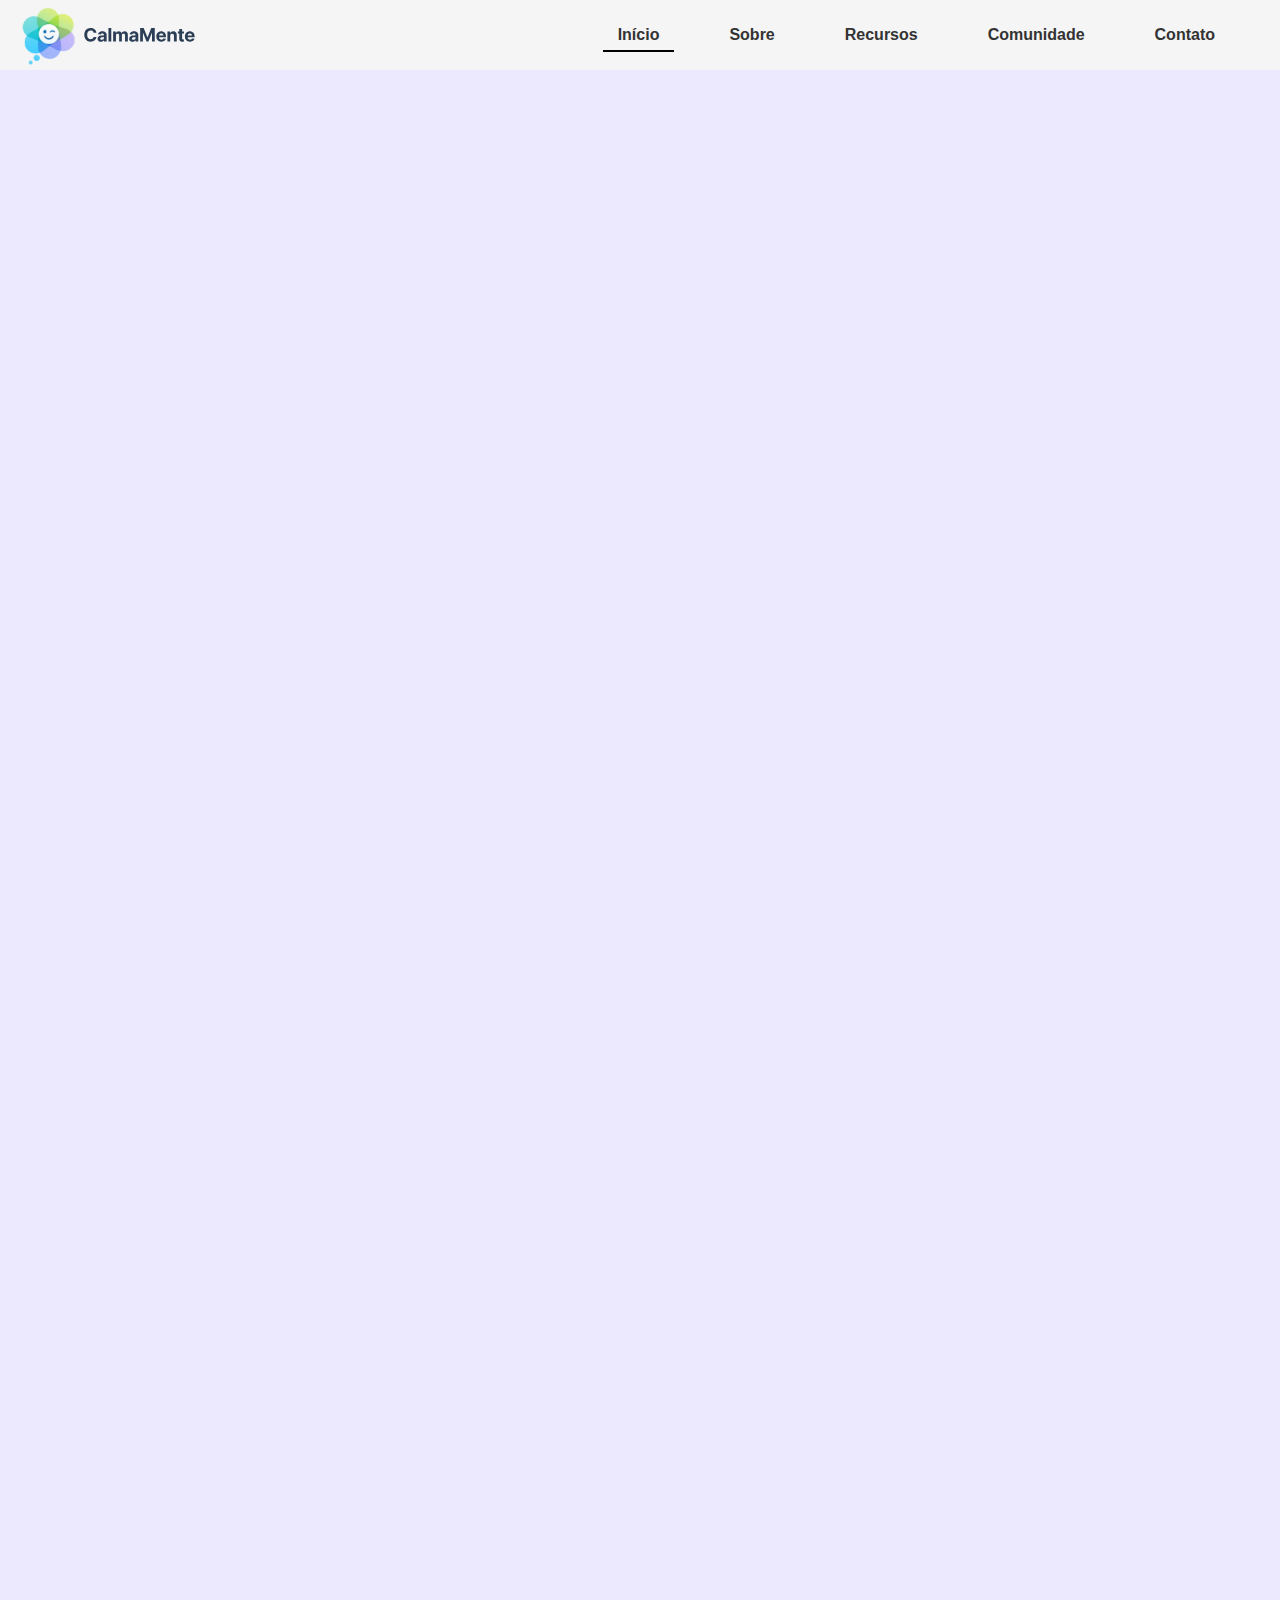
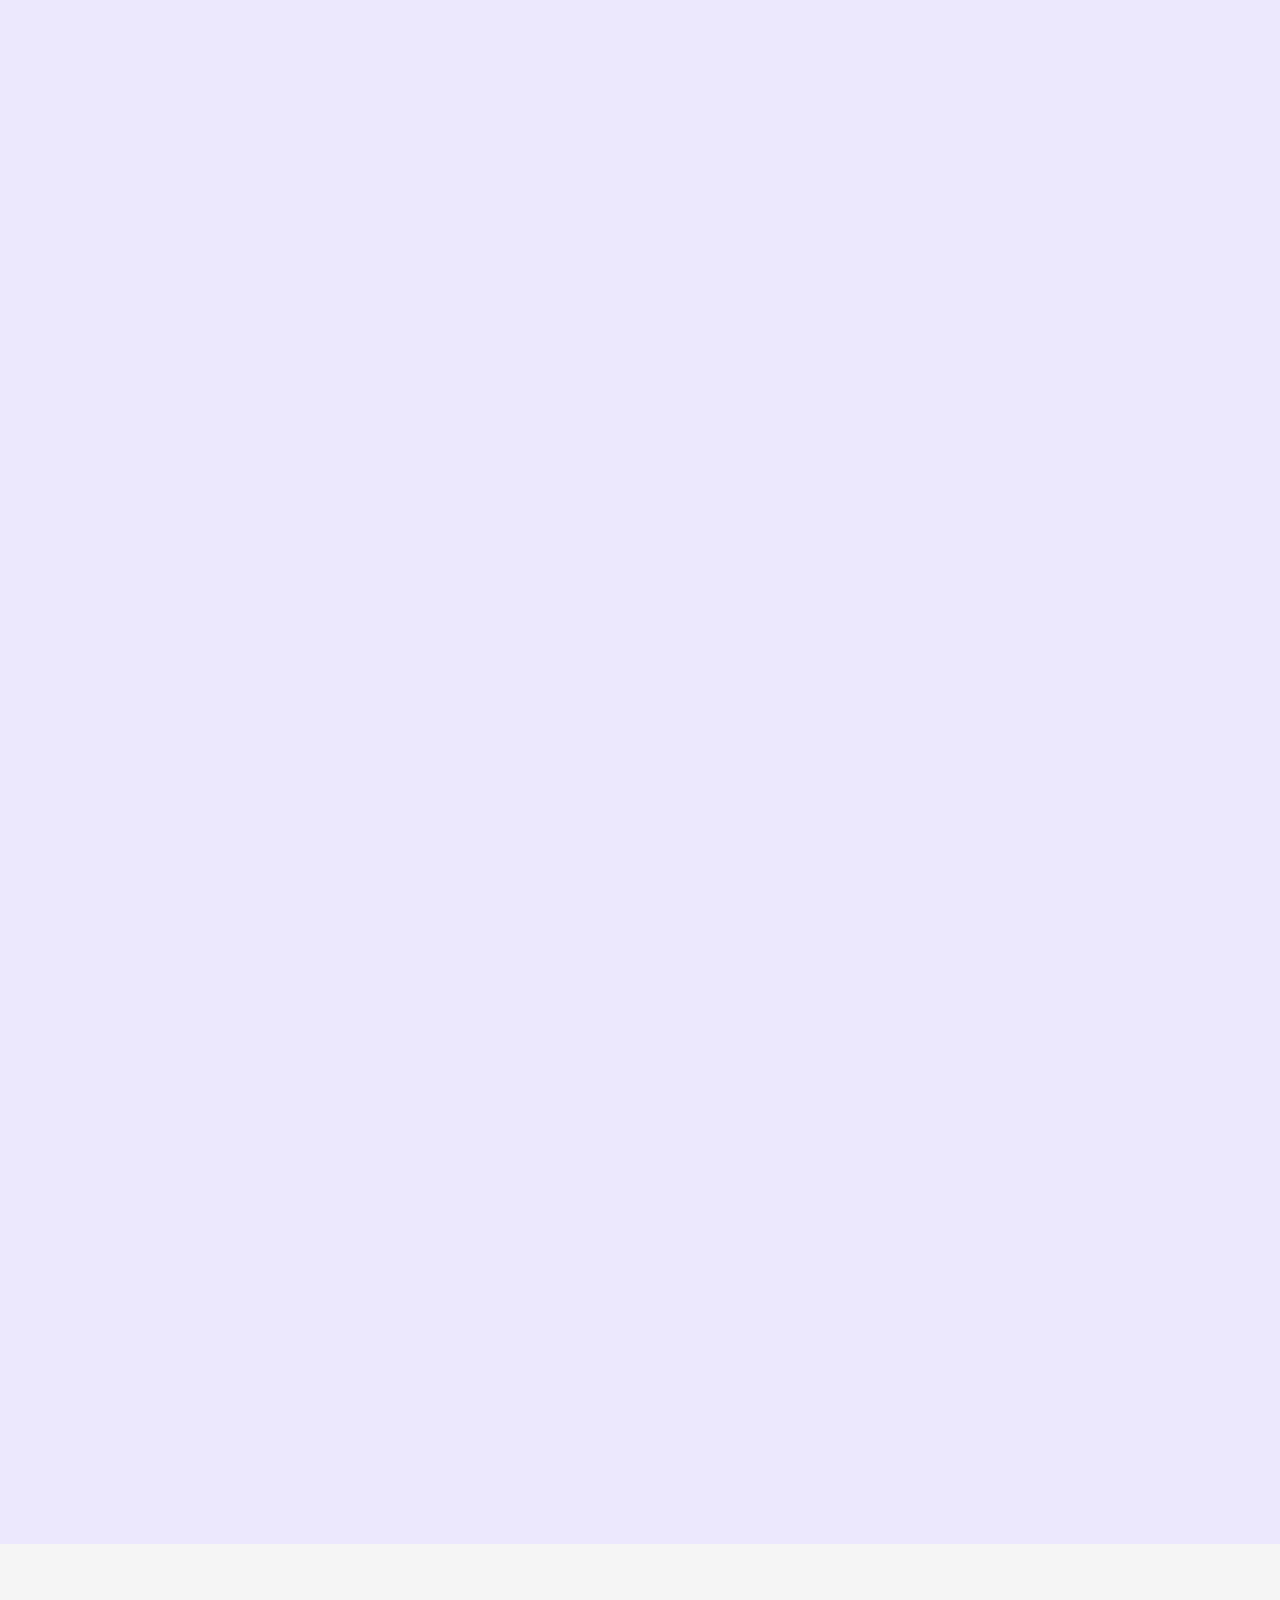
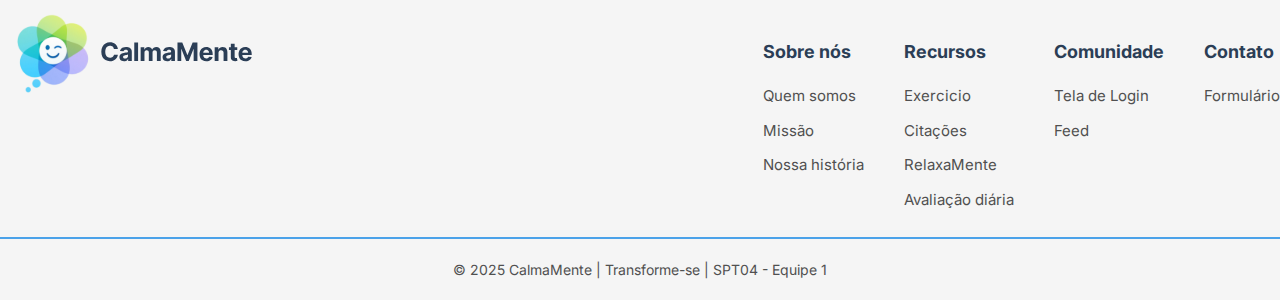
<file: index.html>
<!--SYSTEM_CORE_CALMAMENTE = START [HTML INDEX PAGE]-->
<!--T0.1 = START [HTML GENERAL SETTINGS]-->

<!DOCTYPE html>
<html lang="pt-br">
  <head>
    <meta charset="UTF-8" />
    <meta name="viewport" content="width=device-width, initial-scale=1.0" />
    <link rel="stylesheet" href="./css/style.css " />
    <link rel="stylesheet" href="./css/responsive.css">
    <meta
      name="description"
      content="Site de finalização de curso do Transforme-se focado em ferramentas para auxilio da saúde mental. Assim, nasce o CalmaMente. Seja bem vindos"/>
    <!-- UserWay Accessibility Widget -->
    <script>
      (function (d) {
        var s = d.createElement('script');
        s.setAttribute('data-account', 'ph0MEA04ba');
        s.setAttribute('src', 'https://cdn.userway.org/widget.js');
        (d.body || d.head).appendChild(s);
      })(document);
    </script>
<link rel="icon" href="./img/favicon.svg" type="image/x-icon">

    <title>CalmaMente-Inicio</title>
  </head>
  <body>

    <!--T1.1 = START [NAVIGATION MENU]-->

    <header id="header">
        <div class="navegacao">

          <div class="logo" id="logo">
            <a href="./index.html"
              ><img src="img/logo_name.svg" alt="Logo CalmaMente"
            /></a>
          </div>
          
          <nav id="menu">
            <button id="btn-mobile" class="hamburguer"> <img src="./img/menu.svg" alt="Menu"></button>
            <ul class="menu">
              <li>
                  <a href="index.html" class="active">Início</a>
              </li>
              <li><a href="./2_Sobre/sobre.html">Sobre</a></li>
              <li><a href="./3_Recursos/recursos.html">Recursos</a></li>
              <li><a href="./4_Comunidade/comunidade.html">Comunidade</a></li>
              <li><a href="./5_Contato/contato.html">Contato</a></li>
            </ul>

            <ul id="menu-mobile">
              <li>
                <span class="inicio-linha-mobile">
                  <a href="index.html">Início</a></span>
              </li>
              <li><a href="./2_Sobre/sobre.html">Sobre</a></li>
              <li><a href="./3_Recursos/recursos.html">Recursos</a></li>
              <li><a href="./4_Comunidade/comunidade.html">Comunidade</a></li>
              <li><a href="./5_Contato/contato.html">Contato</a></li>
            </ul>
          </nav>
        </div>
        <div class="progress-bar" id="myBar"></div>
    </header>

    <!--T1.0 = END [NAVIGATION MENU]-->
    <!--T2.1 = START [BANNER 1]-->

    <main>
      
      <section>
        <div class="container">
          <div class="banner_1">
            <div class="texto">
              <h1>Um espaço seguro para sua mente respirar</h1>
              <p>Compartilhe, escute, acolha</p>
            </div>
            <div class="imagem">
              <img
                src="./img/index_banner1.png"
                alt="Uma jovem com a mão no coração como se estivesse meditando"
              />
            </div>
          </div>
        </div>
      </section>

      <!--T2.0 = END [BANNER 1]-->
      <!--T3.1 = START [BANNER 2]-->

      <section>
        <div class="container">
          <div class="banner_2">
            <div class="imagem">
              <img
                class="fundo"
                src="./assets/arco.svg"
                alt="Logo do CalmaMente"
              />
              <img class="smile" src="./assets/smile.svg" alt="" />
              <img class="detail" src="./assets/detail.svg" alt="" />
            </div>
            <div class="texto">
              <h2>CalmaMente</h2>
              <p>
                No CalmaMente, acreditamos que cuidar da mente pode ser leve e
                acolhedor.
              </p>
              <p>
                Aqui, todos encontram apoio, inspiração e ferramentas para o bem
                estar emocional.
              </p>
              <p>
                Respire fundo, desacelere e descubra um espaço feito para você.
              </p>
              <a href="./2_Sobre/sobre.html">
                <button type="submit" class="botao" id="botao">
                  Conhecer mais
                </button></a
              >
            </div>
          </div>
        </div>
      </section>

      <!--T3.0 = END [BANNER 2]-->
      <!--T4.1 = START [BANNER 3]-->

      <section>
        <div class="container">
          <div class="banner_3">
            <div class="titulo">
              <h2>
                Respire, reflita e descubra exercicios que ajudam no seu dia a
                dia
              </h2>
            </div>
            <div class="container-images-banner3">
              <div class="imagem-Dois">
                <img
                  src="img/index_banner3.1.png"
                  alt="Pulmão com flores para representar respiração"
                />
                <a href="./3_Recursos/recursos.html">Exercício de respiração</a>
              </div>
              <div class="imagem-Dois">
                <img
                  src="img/index_banner3.2.png"
                  alt="Uma lampada com aspas para representar citação"
                />
                <a href="./3_Recursos/recursos.html">Citações</a>
              </div>
              <div class="imagem-fone">
                <img
                  src="img/index_banner3.3.png"
                  alt="Fone de ouvido com ondas sonoras e notas musicais para representar playlisys"
                />
                <a href="./3_Recursos/recursos.html">Playlists RelaxaMente</a>
              </div>
            </div>
            <div>
              <a href="./3_Recursos/recursos.html" class="botao">
                <button type="submit" id="botao">Explorar recursos</button></a
              >
            </div>
          </div>
        </div>
      </section>

      <!--T4.0 = END [BANNER 3]-->
      <!--T5.1 = START [BANNER 4]-->

      <section>
        <div class="container">
          <div class="banner_4">
            <div class="texto">
              <h2>Comunidade</h2>
              <p>Um espaço seguro para trocar apoio e crescer juntos.</p>
              <a href="./4_Comunidade/comunidade.html" class="botao"
                ><button type="submit" id="botao">Conhecer mais</button></a
              >
            </div>
            <div class="imagem">
              <img
                src="img/index_banner4.png"
                alt="Moça segurando um tablet sentada, fazendo a avaliação do seu dia"
              />
            </div>
          </div>
        </div>
      </section>

      <!--T5.0 = END [BANNER 4]-->
      <!--T6.1 = START [BANNER 5]-->

      <section>
        <div class="container">
          <div class="banner_5">
            <div class="imagem">
              <img
                src="img/index_banner5.png"
                alt="Pessoas reunidas sentadas juntas como uma comunidade falando sobre parcerias e voluntarios do CalmaMente"
              />
            </div>
            <div class="texto">
              <h2>Contato</h2>
              <p>
                Junte-se ao CalmaMente e contribua para transformar o cuidado com a saúde mental. 
              <p>
                Buscamos parceiros e voluntários comprometidos <br>com acolhimento e escuta.
              </p>
              <p>
                Venha fazer parte desse movimento por uma mente mais leve e um
                futuro mais consciente.
              </p>
              <a href="./5_Contato/contato.html" class="botao"
                ><button type="submit" id="botao">Conhecer mais</button></a
              >
            </div>
          </div>
        </div>
      </section>
    </main>

    <!--T6.0 = END [BANNER 5]-->

    <!--T7.1 = START [FOOTER]-->

    <footer class="footer">
      <div class="footer-container">
        <div class="esquerda">
          <div class="final-img">
            <img src="img/logo_name.svg" alt="logo" />
          </div>
        </div>
        <div class="direita">
          <ul class="menuDois">
            <li><h3>Sobre nós</h3></li>
            <li><a href="/">Quem somos</a></li>
            <li><a href="/">Missão</a></li>
            <li><a href="/">Nossa história</a></li>
          </ul>
          <ul class="menuDois">
            <li><h3>Recursos</h3></li>
            <li><a href="/">Exercicio</a></li>
            <li><a href="/">Citações</a></li>
            <li><a href="/">RelaxaMente</a></li>
            <li><a href="/">Avaliação diária</a></li>
          </ul>
          <ul class="menuDois">
            <li><h3>Comunidade</h3></li>
            <li><a href="/">Tela de Login</a></li>
            <li><a href="/">Feed</a></li>
          </ul>
          <ul class="menuDois">
            <li><h3>Contato</h3></li>
            <li><a href="/">Formulário</a></li>
          </ul>
        </div>
      </div>
      <div class="copy">
        <p>© 2025 CalmaMente | Transforme-se | SPT04 - Equipe 1</p>
      </div>
    </footer>

    <div class="footerResponsivo toggleFooterResponsivo" id="footerResponsivo">
        <div class="footerGrid">
            <div class="logoMarca">
                <div class="logoImagem">
                    <img src="./img/favicon.svg" alt="logomarca CalmaMente">
                </div>
                <h2>CalmaMente</h2>
            </div>
            <div class="redesSociais">
                <ul>
                    <li class="tamanhoImagemIcones"><a href="https://www.instagram.com/calmamente_br/?igsh=ZGs4c3k2cTY3Mjc%3D#" target="_blank" class="iconesRedes"><img src="./footerResponsivo/Instagram.svg" alt="Instagram"></a></li>
                    <li class="tamanhoImagemIcones"><a href="https://linktr.ee/CalmamenteSite" target="_blank" class="iconesRedes"><img src="./footerResponsivo/Youtube.svg" alt="Linktree"></a></li>
                    <li class="tamanhoImagemIcones"><a href="https://www.linkedin.com/in/calmamente/" target="_blank" class="iconesRedes"><img src="./footerResponsivo/Linkedin.svg" alt="LinkedIn"></a></li>
                    <li class="tamanhoImagemIcones"><a href="https://open.spotify.com/playlist/1Q7Ee5jKvDUjMtUED3tmhe?si=Z28wkd2gQCejH7H3IaZMOA&pi=ZzzK0njFRNS70" target="_blank" class="iconesRedes"><img src="./footerResponsivo/Spotify.svg" alt="Spotify"></a></li>
                </ul>
            </div>
            <div class="infoCalmamente">
                <p>© 2025 CalmaMente | Transforme-se | SPT04 - Equipe 1</p>
            </div>
        </div>
    </div>
    

    <!--T7.0 = END [FOOTER]-->
    <div vw class="enabled">
      <div vw-access-button class="active"></div>
      <div vw-plugin-wrapper class="testo">
        <div class="vw-plugin-top-wrapper"></div>
      </div>
    </div>
    <script src="https://vlibras.gov.br/app/vlibras-plugin.js"></script>
    <script>
      new window.VLibras.Widget('https://vlibras.gov.br/app');
    </script>
    <script src="https://cdn.jsdelivr.net/npm/gsap@3.13.0/dist/gsap.min.js"></script>
    <script src="./js/script.js"></script>
  </body>
</html>

<!--T0.0 = END [HTML GENERAL SETTINGS]-->
<!--SYSTEM_CORE = END [HTML]-->
</file>
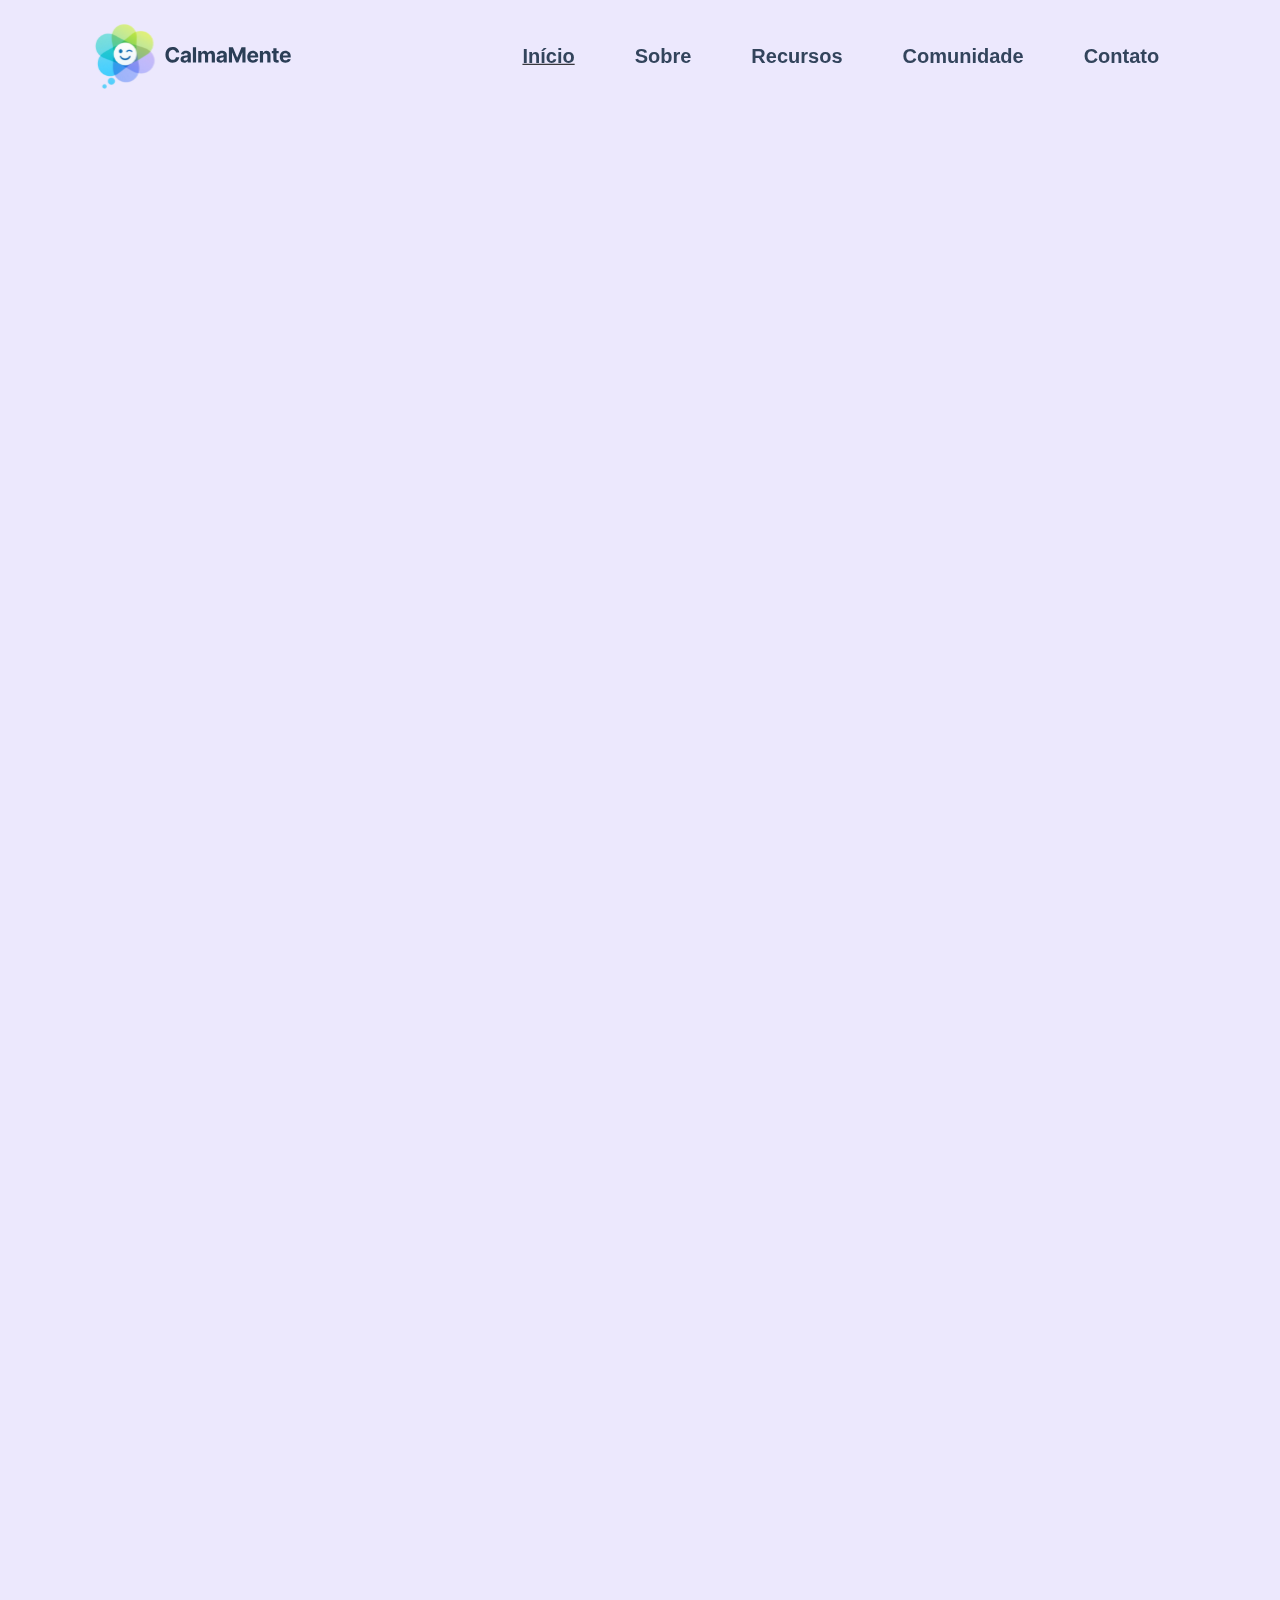
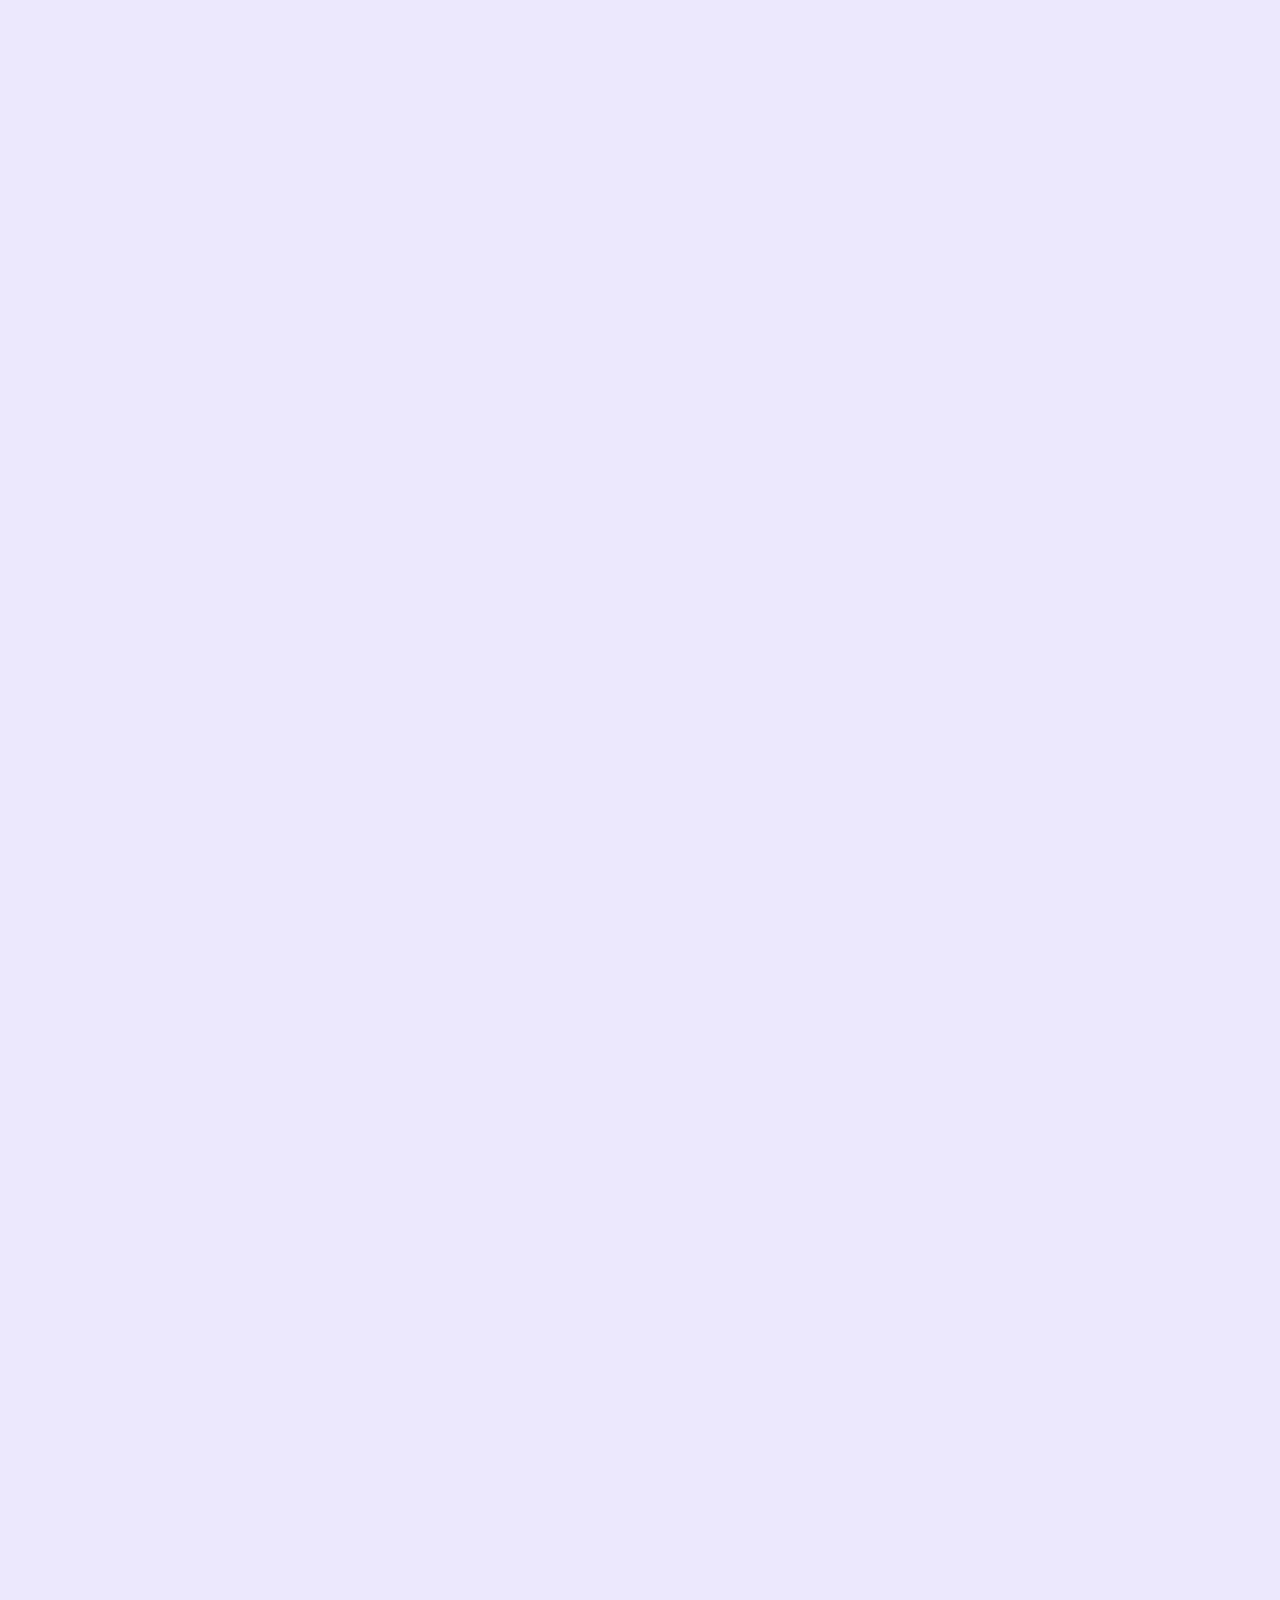
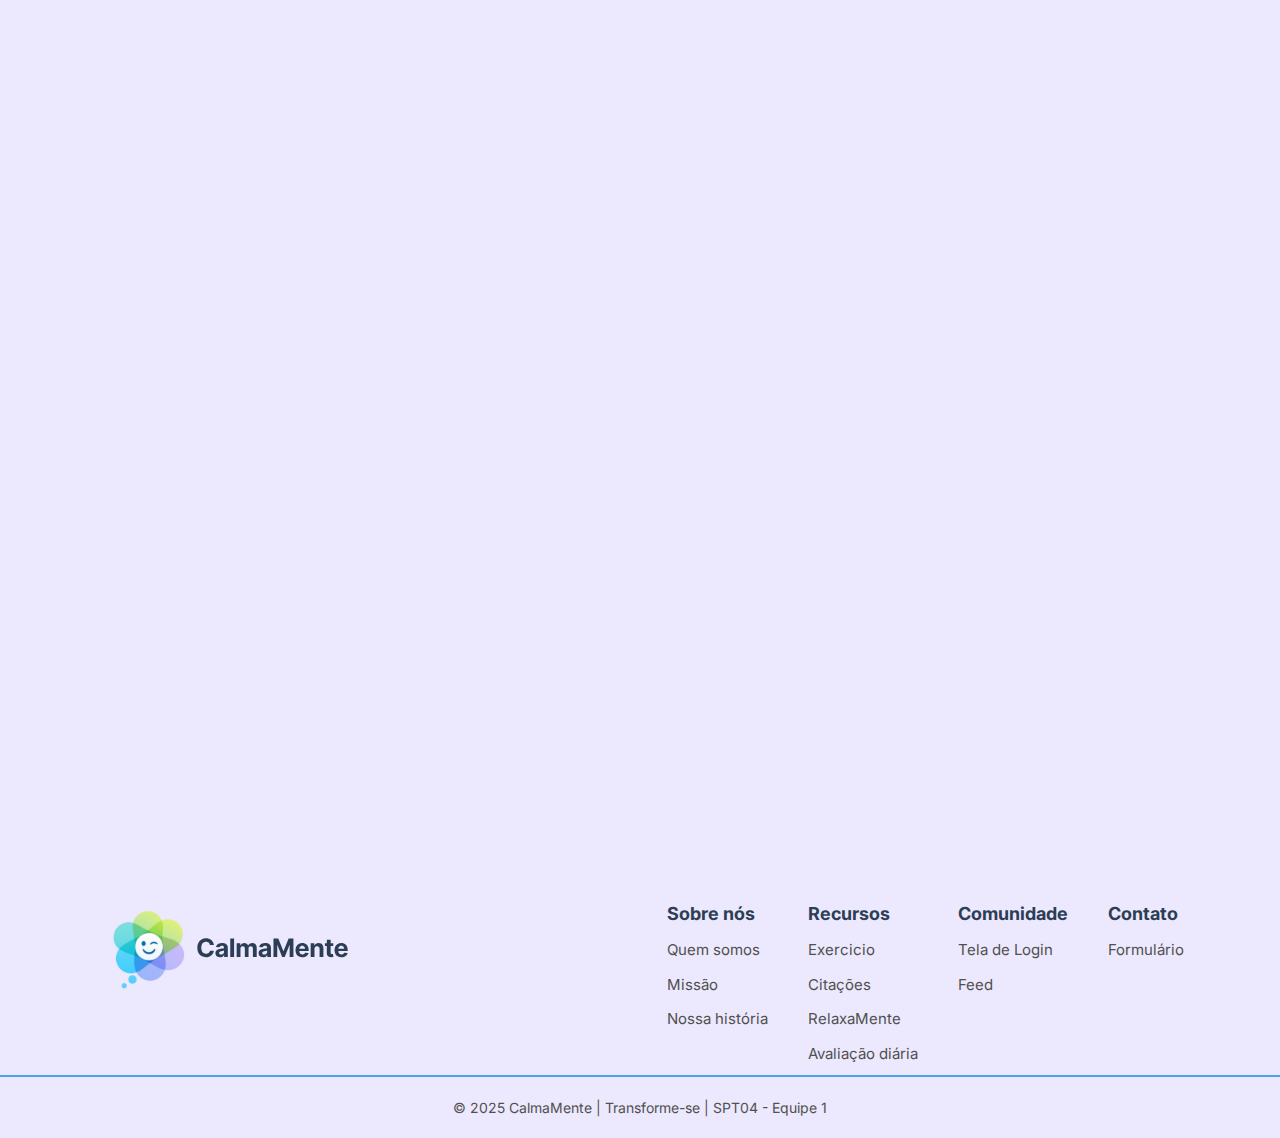
<file: 1_Index/index.html>
<!--SYSTEM_CORE_CALMAMENTE = START [HTML INDEX PAGE]-->
<!--T0.1 = START [HTML GENERAL SETTINGS]-->

<!DOCTYPE html>
<html lang="pt-br">
<head>
    <meta charset="UTF-8">
    <meta name="viewport" content="width=device-width, initial-scale=1.0">
    <link rel="stylesheet" href="./css/style.css ">
    <meta name="description" content="Site de finalização de curso do Transforme-se focado em ferramentas para auxilio da saúde mental. Assim, nasce o CalmaMente. Seja bem vindos">
    <!-- UserWay Accessibility Widget -->
<script>
    (function(d){
        var s = d.createElement("script");
        s.setAttribute("data-account", "ph0MEA04ba");
        s.setAttribute("src", "https://cdn.userway.org/widget.js");
        (d.body || d.head).appendChild(s);
    })(document);
</script>
    <title>CalmaMente</title>
</head>
<body>
    
<!--T1.1 = START [NAVIGATION MENU]-->

        <header> 
            <div class="container-header">
                <div class="navegacao">
                    <div class="logo">
                    <img src="/1_Index/img/logo_name.svg" alt="Logo CalmaMente">
                    </div>
                    <nav>
                        <ul class="menu">
                            <li> <span class="inicio-linha"><a href="/1_Index/index.html">Início</a></span></li>
                            <li><a href="/2_Sobre/sobre.html">Sobre</a></li>
                            <li><a href="/3_Recursos/recursos.html">Recursos</a></li>
                            <li><a href="/4_Comunidade/comunidade.html">Comunidade</a></li>
                            <li><a href="/5_Contato/contato.html">Contato</a></li>
                        </ul>
                    </nav>
                </div>
            </div>
        </header>


<!--T1.0 = END [NAVIGATION MENU]-->
<!--T2.1 = START [BANNER 1]-->

        <main>

            <section>
                <div class="container">
                    <div class="banner_1">
                        <div class="texto">
                                <h1>Um espaço seguro para sua mente respirar.</h1>
                                <p>Compartilhe, escute, acolha.</p>
                                
                        </div>
                        <div class="imagem">
                                <img src="./img/index_banner1.png" alt="Uma jovem com a mão no coração como se estivesse meditando">
                        </div>
                    </div>
                </div>
            </section>

<!--T2.0 = END [BANNER 1]-->
<!--T3.1 = START [BANNER 2]-->

            <section>
                <div class="container">
                    <div class="banner_2">

                        <div class="imagem">
                            <img src="img/index_banner2.png" alt="Logo do CalmaMente">
                        </div>
                        <div class="texto">
                            <h2>CalmaMente</h2>
                            <p>No CalmaMente,acreditamos que cuidar da mente pode ser leve e acolhedor.</p>
                            <p>Aqui,todos encontram apoio,inspiração e ferramentas para o bem estar emocional.</p>
                            <p>Respire fundo.desacelere e descubra um espaço feito para você.</p>
                            <a href="/2_Sobre/sobre.html">
                            <button type="submit" class="botao" id="botao"> Conhecer mais</button></a>
                        </div>
                    </div>
                </div>
            </section>

<!--T3.0 = END [BANNER 2]-->
<!--T4.1 = START [BANNER 3]-->

            <section>
                <div class="container">
                    <div class="banner_3">

                        <div class="titulo">
                            <h2>Respire, reflita e descubra exercicios que ajudam no seu dia a dia</h2>
                        </div>
                        <div class="container-images-banner3">
                            <div class="imagem">
                                <img src="img/index_banner3.1.png" alt="Pulmão com flores para representar respiração">
                                <p>Exercicio de respiração</p>
                            </div> 
                            <div class="imagem">
                                <img src="img/index_banner3.2.png" alt="Uma lampada com aspas para representar citação">
                                <p>Citações</p>
                            </div> 
                            <div class="imagem">
                                <img src="img/index_banner3.3.png" alt="Fone de ouvido com ondas sonoras e notas musicais para representar playlisys">
                                <p>Playlists relaxantes</p>
                            </div>
                        </div>
                        <div> <a href="/3_Recursos/recursos.html" class="botao">
                            <button type="submit"  id="botao">Explorar recursos</button></a>
                        </div>
                
                    </div>
                </div>
            </section>

<!--T4.0 = END [BANNER 3]-->
<!--T5.1 = START [BANNER 4]-->

            <section>
                <div class="container">
                    <div class="banner_4">
                        <div class="texto">
                            <h2>Comunidade</h2>
                            <p>Um espaço seguro para trocar apoio e crescer juntos.</p>
                             <a href="/4_Comunidade/comunidade.html" class="botao"><button type="submit" id="botao">Conhecer mais</button></a>
                        </div>
                        <div class="imagem">
                            <img src="img/index_banner4.png" alt="Moça segurando um tablet sentada, fazendo a avaliação do seu dia">
                        </div>
                    </div>
                </div>
            </section>

<!--T5.0 = END [BANNER 4]-->
<!--T6.1 = START [BANNER 5]-->

            <section>
                <div class="container">
                    <div class="banner_5">
                        
                        <div class="imagem">
                            <img src="img/index_banner5.png" alt="Pessoas reunidas sentadas juntas como uma comunidade falando sobre parcerias e voluntarios do CalmaMente">
                        </div>
                        <div class="texto">
                            <h2>Contato</h2>
                            <p>Junte-se ao CalmaMente e ajude a transformar a forma como as pessoas cuidam da saúde mental.Buscamos parceiros e voluntarios que acreditam no poder do acolhimento e da escuta.</p>
                            <p>Seja uma marca,instituição ou profissional,seu apoio pode inspirar novas jornadas de equilibrio.</p>
                            <p>Venha fazer parte desse movimento por uma mente mais leve e um futuro mais consciente. </p>
                            <a href="/5_Contato/contato.html"class="botao"><button type="submit"  id="botao">Conhecer mais</button></a>
                        </div>

                    </div>
                </div>
            </section>
            
        </main>

<!--T6.0 = END [BANNER 5]-->
<!--T7.1 = START [FOOTER]-->
    
     <footer class="footer">
        <div class="footer-container">

            <div class="esquerda">
                <div class="final-img">
                    <img src="/1_Index/img/logo_name.svg" alt="logo">
                </div>
            </div>
            <div class="direita">
                <ul class="menuDois">
                    <li><h3>Sobre nós</h3></li>
                    <li><a href="/">Quem somos</a></li>
                    <li><a href="/">Missão</a></li>
                    <li><a href="/">Nossa história</a></li>
                </ul>
                 <ul class="menuDois">
                    <li><h3>Recursos</h3></li>
                    <li><a href="/">Exercicio</a></li>
                    <li><a href="/">Citações</a></li>
                    <li><a href="/">RelaxaMente</a></li>
                    <li><a href="/">Avaliação diária</a></li>
                </ul>
                 <ul class="menuDois">
                    <li><h3>Comunidade</h3></li>
                    <li><a href="/">Tela de Login</a></li>
                    <li><a href="/">Feed</a></li>
                </ul>
                 <ul class="menuDois">
                    <li><h3>Contato</h3></li>
                    <li><a href="/">Formulário</a></li>
                </ul>
            </div>

        </div>
        <div class="copy">
            <p>© 2025 CalmaMente | Transforme-se | SPT04 - Equipe 1</p>
        </div>
    </footer>


<!--T7.0 = END [FOOTER]-->
<div vw class="enabled">
    <div vw-access-button class="active"></div>
    <div vw-plugin-wrapper class="testo">
      <div class="vw-plugin-top-wrapper"></div>
    </div>
  </div>
  <script src="https://vlibras.gov.br/app/vlibras-plugin.js"></script>
  <script>
    new window.VLibras.Widget('https://vlibras.gov.br/app');
  </script>
<script src="https://cdn.jsdelivr.net/npm/gsap@3.13.0/dist/gsap.min.js"></script>
<script src="./js/script.js"></script>
</body>
</html>

<!--T0.0 = END [HTML GENERAL SETTINGS]-->
<!--SYSTEM_CORE = END [HTML]-->
</file>
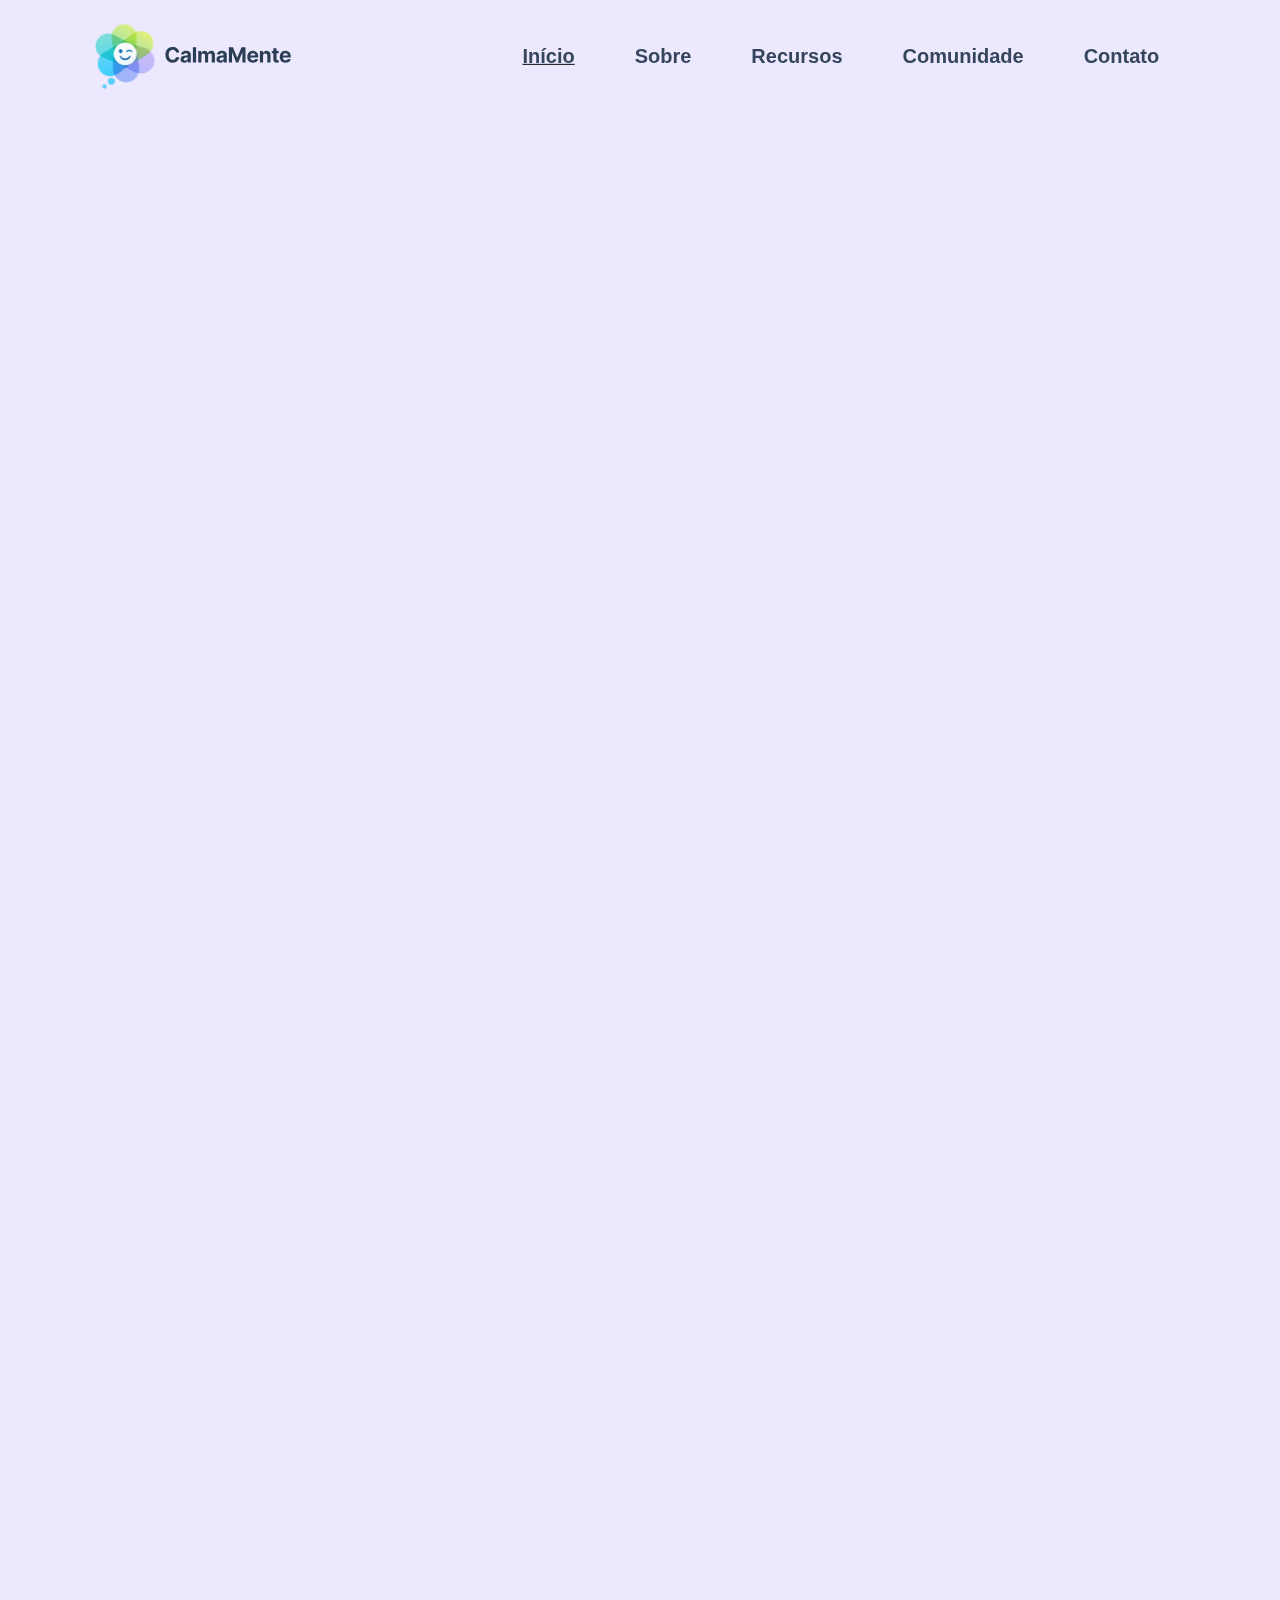
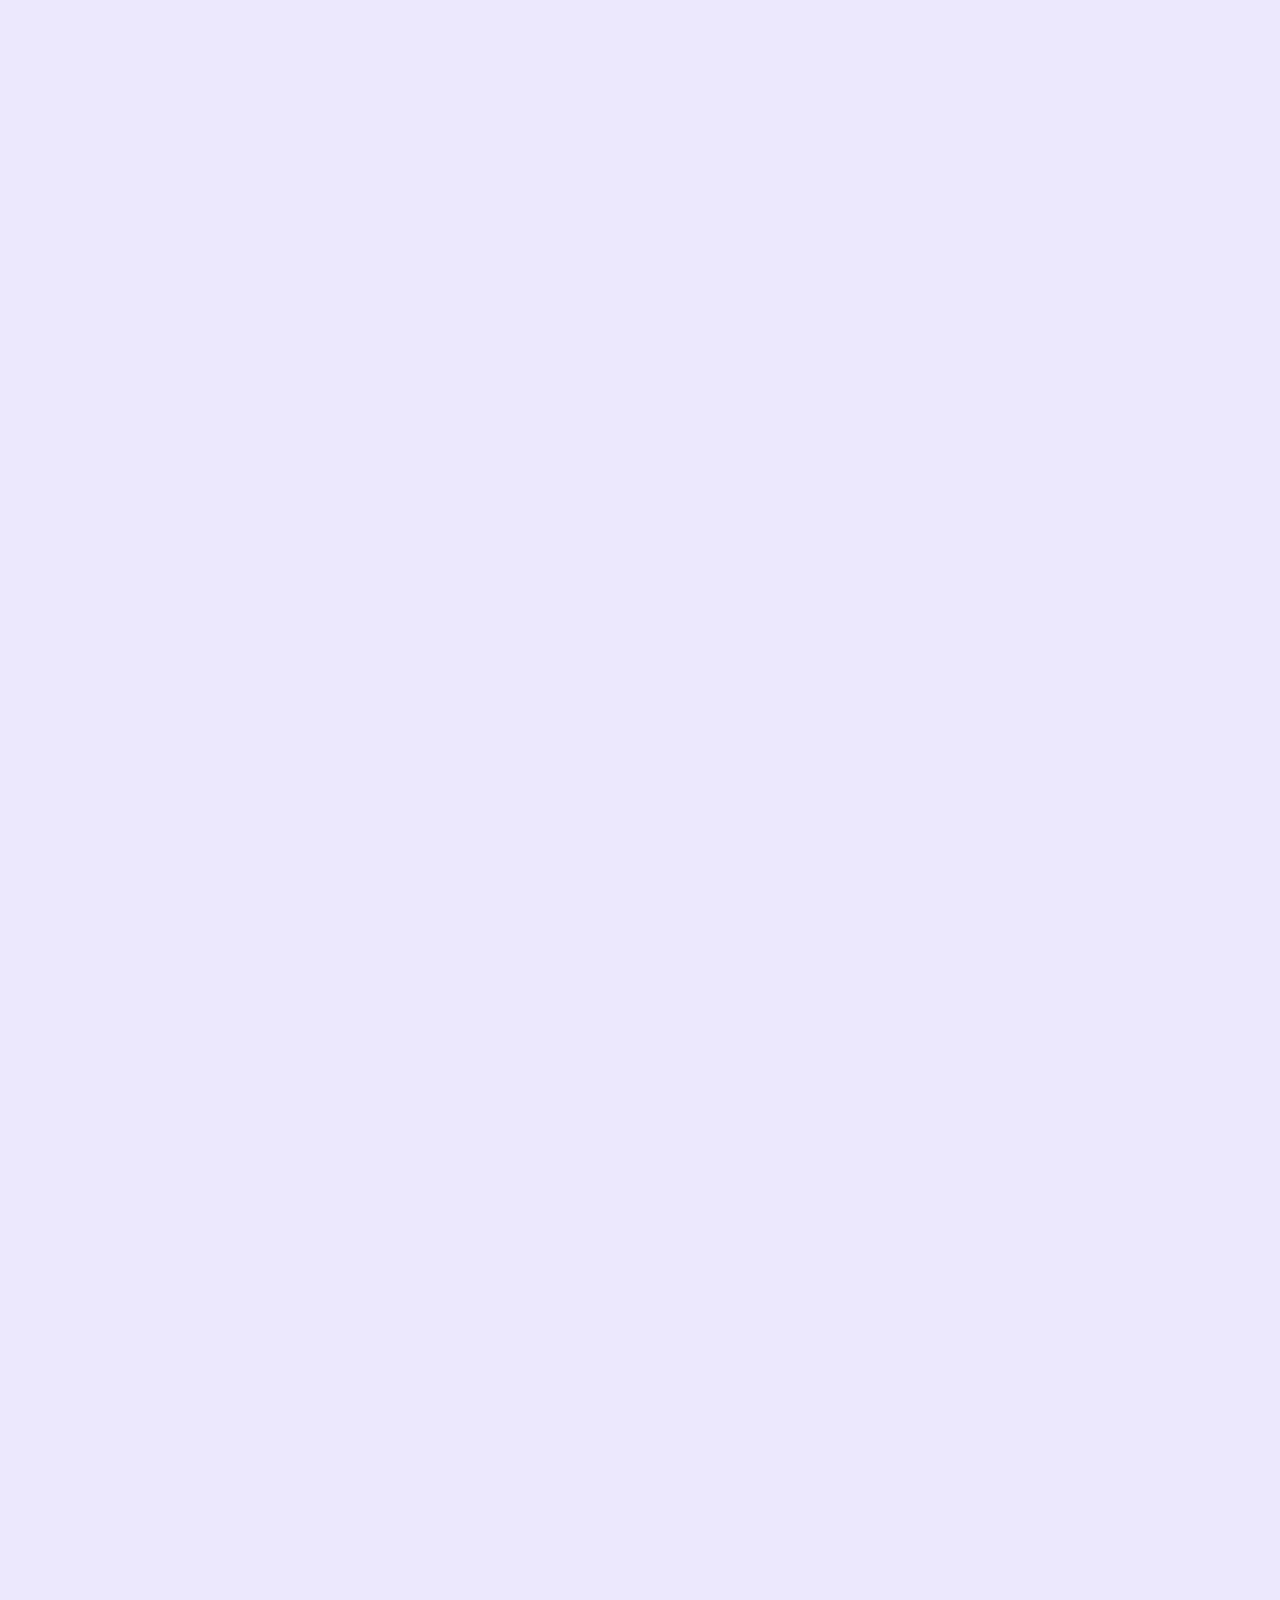
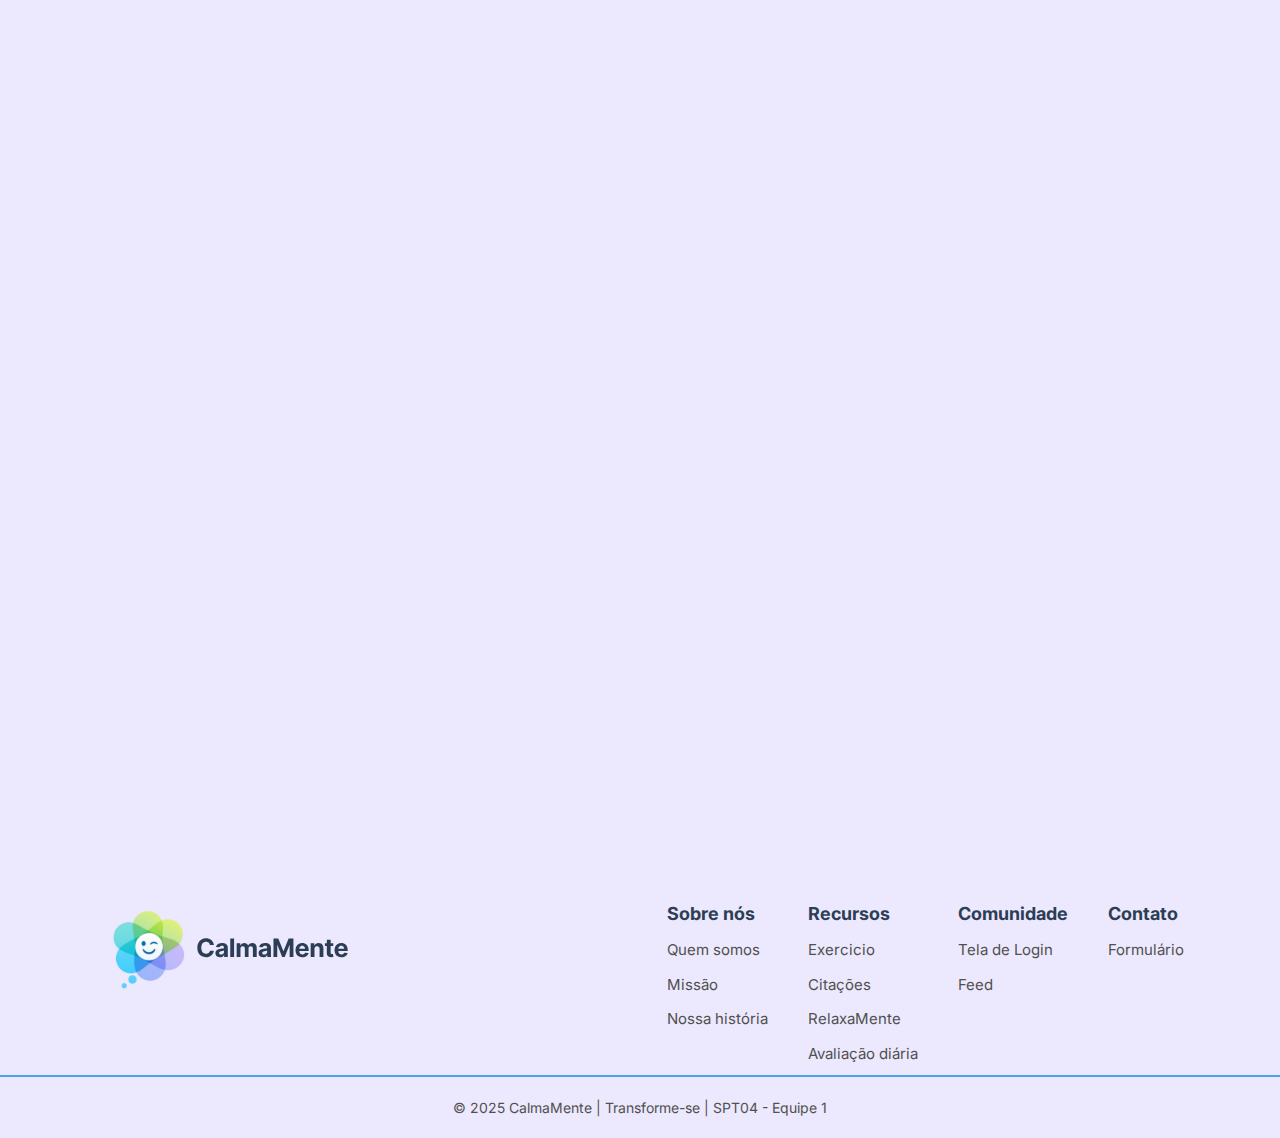
<file: docs/index.html>
<!--SYSTEM_CORE_CALMAMENTE = START [HTML INDEX PAGE]-->
<!--T0.1 = START [HTML GENERAL SETTINGS]-->

<!DOCTYPE html>
<html lang="pt-br">
<head>
    <meta charset="UTF-8">
    <meta name="viewport" content="width=device-width, initial-scale=1.0">
    <link rel="stylesheet" href="./css/style.css ">
    <meta name="description" content="Site de finalização de curso do Transforme-se focado em ferramentas para auxilio da saúde mental. Assim, nasce o CalmaMente. Seja bem vindos">
    <!-- UserWay Accessibility Widget -->
<script>
    (function(d){
        var s = d.createElement("script");
        s.setAttribute("data-account", "ph0MEA04ba");
        s.setAttribute("src", "https://cdn.userway.org/widget.js");
        (d.body || d.head).appendChild(s);
    })(document);
</script>
    <title>CalmaMente</title>
</head>
<body>
    
<!--T1.1 = START [NAVIGATION MENU]-->

        <header> 
            <div class="container-header">
                <div class="navegacao">
                    <div class="logo">
                    <a href="./index.html"><img src="img/logo_name.svg" alt="Logo CalmaMente"></a>
                    </div>
                    <nav>
                        <ul class="menu">
                            <li> <span class="inicio-linha"><a href="index.html">Início</a></span></li>
                            <li><a href="2_Sobre/sobre.html">Sobre</a></li>
                            <li><a href="3_Recursos/recursos.html">Recursos</a></li>
                            <li><a href="4_Comunidade/comunidade.html">Comunidade</a></li>
                            <li><a href="5_Contato/contato.html">Contato</a></li>
                        </ul>
                    </nav>
                </div>
            </div>
        </header>


<!--T1.0 = END [NAVIGATION MENU]-->
<!--T2.1 = START [BANNER 1]-->

        <main>

            <section>
                <div class="container">
                    <div class="banner_1">
                        <div class="texto">
                                <h1>Um espaço seguro para sua mente respirar.</h1>
                                <p>Compartilhe, escute, acolha.</p>
                                
                        </div>
                        <div class="imagem">
                                <img src="./img/index_banner1.png" alt="Uma jovem com a mão no coração como se estivesse meditando">
                        </div>
                    </div>
                </div>
            </section>

<!--T2.0 = END [BANNER 1]-->
<!--T3.1 = START [BANNER 2]-->

            <section>
                <div class="container">
                    <div class="banner_2">

                        <div class="imagem">
                            <img class="fundo" src="./assets/arco.svg" alt="Logo do CalmaMente">
                            <img class="smile" src="./assets/smile.svg" alt="">
                            <img class="detail" src="./assets/detail.svg" alt="">
                        </div>
                        <div class="texto">
                            <h2>CalmaMente</h2>
                            <p>No CalmaMente,acreditamos que cuidar da mente pode ser leve e acolhedor.</p>
                            <p>Aqui,todos encontram apoio,inspiração e ferramentas para o bem estar emocional.</p>
                            <p>Respire fundo.desacelere e descubra um espaço feito para você.</p>
                            <a href="/2_Sobre/sobre.html">
                            <button type="submit" class="botao" id="botao"> Conhecer mais</button></a>
                        </div>
                    </div>
                </div>
            </section>

<!--T3.0 = END [BANNER 2]-->
<!--T4.1 = START [BANNER 3]-->

            <section>
                <div class="container">
                    <div class="banner_3">

                        <div class="titulo">
                            <h2>Respire, reflita e descubra exercicios que ajudam no seu dia a dia</h2>
                        </div>
                        <div class="container-images-banner3">
                            <div class="imagem">
                                <img src="img/index_banner3.1.png" alt="Pulmão com flores para representar respiração">
                                <p>Exercicio de respiração</p>
                            </div> 
                            <div class="imagem">
                                <img src="img/index_banner3.2.png" alt="Uma lampada com aspas para representar citação">
                                <p>Citações</p>
                            </div> 
                            <div class="imagem">
                                <img src="img/index_banner3.3.png" alt="Fone de ouvido com ondas sonoras e notas musicais para representar playlisys">
                                <p>Playlists relaxantes</p>
                            </div>
                        </div>
                        <div> <a href="/3_Recursos/recursos.html" class="botao">
                            <button type="submit"  id="botao">Explorar recursos</button></a>
                        </div>
                
                    </div>
                </div>
            </section>

<!--T4.0 = END [BANNER 3]-->
<!--T5.1 = START [BANNER 4]-->

            <section>
                <div class="container">
                    <div class="banner_4">
                        <div class="texto">
                            <h2>Comunidade</h2>
                            <p>Um espaço seguro para trocar apoio e crescer juntos.</p>
                             <a href="/4_Comunidade/comunidade.html" class="botao"><button type="submit" id="botao">Conhecer mais</button></a>
                        </div>
                        <div class="imagem">
                            <img src="img/index_banner4.png" alt="Moça segurando um tablet sentada, fazendo a avaliação do seu dia">
                        </div>
                    </div>
                </div>
            </section>

<!--T5.0 = END [BANNER 4]-->
<!--T6.1 = START [BANNER 5]-->

            <section>
                <div class="container">
                    <div class="banner_5">
                        
                        <div class="imagem">
                            <img src="img/index_banner5.png" alt="Pessoas reunidas sentadas juntas como uma comunidade falando sobre parcerias e voluntarios do CalmaMente">
                        </div>
                        <div class="texto">
                            <h2>Contato</h2>
                            <p>Junte-se ao CalmaMente e ajude a transformar a forma como as pessoas cuidam da saúde mental.Buscamos parceiros e voluntarios que acreditam no poder do acolhimento e da escuta.</p>
                            <p>Seja uma marca,instituição ou profissional,seu apoio pode inspirar novas jornadas de equilibrio.</p>
                            <p>Venha fazer parte desse movimento por uma mente mais leve e um futuro mais consciente. </p>
                            <a href="/5_Contato/contato.html"class="botao"><button type="submit"  id="botao">Conhecer mais</button></a>
                        </div>

                    </div>
                </div>
            </section>
            
        </main>

<!--T6.0 = END [BANNER 5]-->
<!--T7.1 = START [FOOTER]-->
    
     <footer class="footer">
        <div class="footer-container">

            <div class="esquerda">
                <div class="final-img">
                    <img src="img/logo_name.svg" alt="logo">
                </div>
            </div>
            <div class="direita">
                <ul class="menuDois">
                    <li><h3>Sobre nós</h3></li>
                    <li><a href="/">Quem somos</a></li>
                    <li><a href="/">Missão</a></li>
                    <li><a href="/">Nossa história</a></li>
                </ul>
                 <ul class="menuDois">
                    <li><h3>Recursos</h3></li>
                    <li><a href="/">Exercicio</a></li>
                    <li><a href="/">Citações</a></li>
                    <li><a href="/">RelaxaMente</a></li>
                    <li><a href="/">Avaliação diária</a></li>
                </ul>
                 <ul class="menuDois">
                    <li><h3>Comunidade</h3></li>
                    <li><a href="/">Tela de Login</a></li>
                    <li><a href="/">Feed</a></li>
                </ul>
                 <ul class="menuDois">
                    <li><h3>Contato</h3></li>
                    <li><a href="/">Formulário</a></li>
                </ul>
            </div>

        </div>
        <div class="copy">
            <p>© 2025 CalmaMente | Transforme-se | SPT04 - Equipe 1</p>
        </div>
    </footer>


<!--T7.0 = END [FOOTER]-->
<div vw class="enabled">
    <div vw-access-button class="active"></div>
    <div vw-plugin-wrapper class="testo">
      <div class="vw-plugin-top-wrapper"></div>
    </div>
  </div>
  <script src="https://vlibras.gov.br/app/vlibras-plugin.js"></script>
  <script>
    new window.VLibras.Widget('https://vlibras.gov.br/app');
  </script>
<script src="https://cdn.jsdelivr.net/npm/gsap@3.13.0/dist/gsap.min.js"></script>
<script src="./js/script.js"></script>
</body>
</html>

<!--T0.0 = END [HTML GENERAL SETTINGS]-->
<!--SYSTEM_CORE = END [HTML]-->
</file>
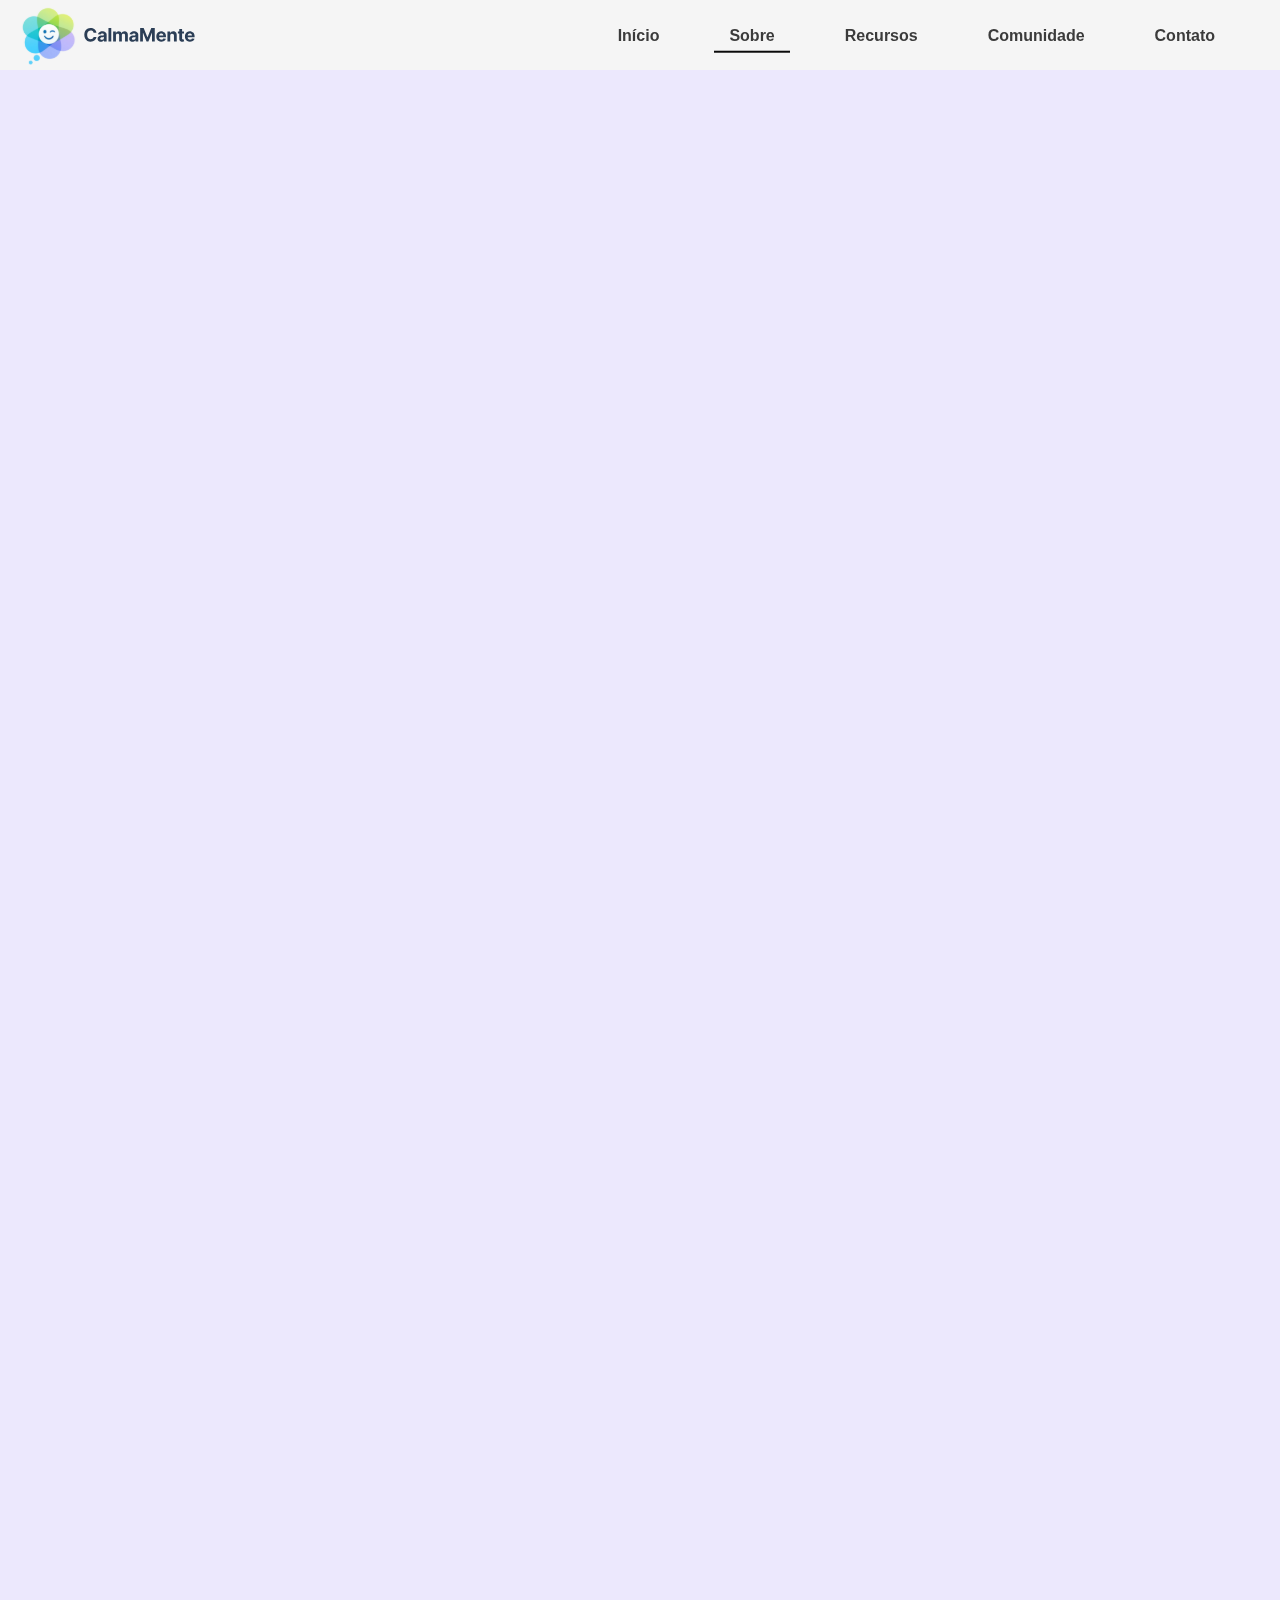
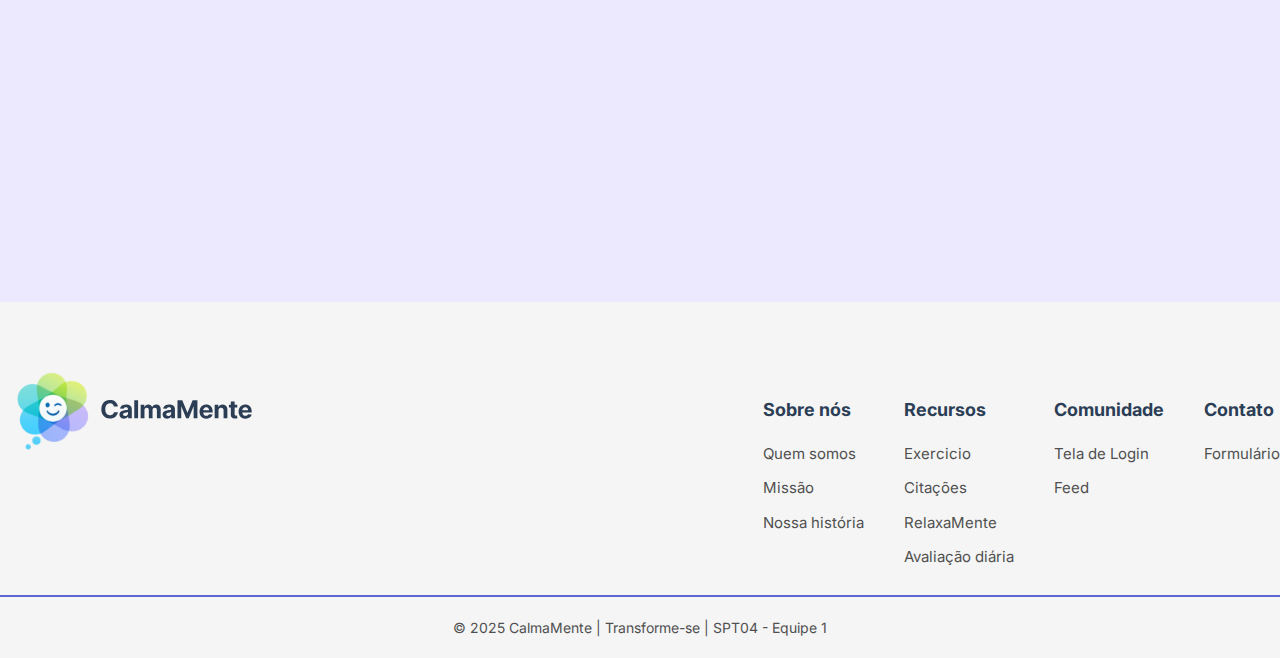
<file: 2_Sobre/sobre.html>
<!--SYSTEM_CORE = START [HTML]-->
<!--T0.1 = START [HTML GENERAL SETTINGS]-->

<!DOCTYPE html>
<html lang="pt-br">
  <head>
    <meta charset="UTF-8" />
    <meta name="viewport" content="width=device-width, initial-scale=1.0" />
    <link rel="stylesheet" href="./css/style.css" />
    <link rel="stylesheet" href="./css/responsive.css">
    <meta
      name="description"
      content="Conheça a história do CalmaMente, um projeto criado no Transforme-se para promover cuidado emocional, autoconhecimento e apoio à saúde mental."
    />
    <script>
      (function (d) {
        var s = d.createElement('script');
        s.setAttribute('data-account', 'ph0MEA04ba');
        s.setAttribute('src', 'https://cdn.userway.org/widget.js');
        (d.body || d.head).appendChild(s);
      })(document);
    </script>
    <link rel="icon" href="../img/favicon.svg" type="image/x-icon">
    <title>CalmaMente-Sobre</title>
  </head>
  <body>
    <!--T1.1 = START [NAVIGATION MENU]-->

    <header id="header">
      <div class="navegacao">
        <div class="logo">
          <a href="../index.html"
            ><img src="img/logo_name.svg" alt="Logo CalmaMente"
          /></a>
        </div>

        <nav id="menu">
          <button id="btn-mobile" class="hamburguer"> <img src="./img/menu.svg" alt=""></button>
          <ul class="menu">
            <li>
              <a href="../index.html">Início</a>
            </li>
            <li>
            <a href="./sobre.html" class="active">Sobre</a>
            </li>
            <li><a href="../3_Recursos/recursos.html">Recursos</a></li>
            <li><a href="../4_Comunidade/comunidade.html">Comunidade</a></li>
            <li><a href="../5_Contato/contato.html">Contato</a></li>
          </ul>

             <ul id="menu-mobile">
              <li><a href="../index.html">Início</a>
              </li>
              <li> <span class="inicio-linha-mobile"><a href="./2_Sobre/sobre.">Sobre</a></span></li>
              <li><a href="../3_Recursos/recursos.html">Recursos</a></li>
              <li><a href="../4_Comunidade/comunidade.html">Comunidade</a></li>
              <li><a href="../5_Contato/contato.html">Contato</a></li>
            </ul>
          </nav>
        </nav>
      </div>
    </header>

    <!--T1.0 = END [NAVIGATION MENU]-->
    <!--T2.1 = START [BANNER 1]-->

    <section>
      <div class="container">
        <div class="banner_1">
          <div class="texto">
            <h1>Sobre o CalmaMente</h1>
            <p>Por uma mente mais leve e um mundo mais empático</p>
          </div>
          <div class="imagem">
            <img
              class="fundo"
              src="./assets/arco.svg"
              alt="Logo do CalmaMente"
            />
            <img class="smile" src="./assets/smile.svg" alt="" />
            <img class="detail" src="./assets/detail.svg" alt="" />
          </div>
        </div>
      </div>
    </section>

    <!--T2.0 = END [BANNER 1]-->
    <!--T3.1 = START [BANNER 2]-->

    <section>
      <div class="container">
        <div class="banner_2">
          <div class="agrupamento">
            <div class="imagem">
              <div class="titulo">
                <img
                  src="./img/sobre_banner2.1.png"
                  alt="duas pessoas conversando para representar a missão do CalmaMente"
                />
                <h2>Missão</h2>
              </div>
              <p>
                Promover o bem-estar emocional de todos por meio da tecnologia,
                criando um espaço digital seguro, acessível e acolhedor onde
                cada pessoa possa respirar, refletir e se expressar livremente.
              </p>
            </div>
            <div class="imagem">
              <div class="titulo">
                <img
                  src="./img/sobre_banner2.2.png"
                  alt="Uma montanha com um sol representando nossa visão do CalmaMente"
                />
                <h2>Visão</h2>
              </div>
              <p>
                Ser uma plataforma referência em apoio emocional para pessoas,
                unindo tecnologia, empatia e inclusão para transformar a forma
                como as pessoas cuidam da mente no ambiente digital.
              </p>
            </div>
            <div class="imagem">
              <div class="titulo">
                <img
                  src="./img/sobre_banner2.3.png"
                  alt="pessoa meditando para representar os valores do CalmaMente"
                />
                <h2>Valores</h2>
              </div>
              <p>
                Nossos quatro valores orientam nossas decisões e nos incentivam
                a sempre fazer mais: Acolhimento, Inclusão, Empatia e Esperança.
              </p>
            </div>
          </div>
        </div>
      </div>
    </section>

    <!--T3.0 = END [BANNER 2]-->
    <!--T4.1 = START [BANNER 3]-->

    <section>
      <div class="container">
        <div class="banner_3">
          <div class="texto">
            <p class="texto_3">
              No CalmaMente, acreditamos que cuidar da mente deve ser algo leve,
              acessível e feito com amor. Criamos um espaço digital para pessoas
              que desejam entender, expressar e fortalecer sua saúde mental de
              forma divertida e acolhedora.
            </p>
            <p>
              Por meio do nosso site, oferecemos ferramentas práticas de
              bem-estar, desde reflexões diárias, exercícios de respiração
              guiados e playlists relaxantes até uma comunidade segura onde
              todos podem compartilhar apoio e experiências.
            </p>
            <p>
              Nosso propósito é tornar o autocuidado emocional parte do
              cotidiano, sem julgamentos ou barreiras. A equipe por trás do
              CalmaMente une mentes criativas, educadores e desenvolvedores
              comprometidos em usar a tecnologia como ponte para empatia e
              conexão. Aqui, acreditamos que pequenas pausas podem gerar grandes
              transformações.
            </p>
          </div>
        </div>
      </div>
    </section>

    <!--T4.0 = END [BANNER 3]-->
    <!--T5.1 = START [BANNER 4]-->
    <!--T5.0 = END [BANNER 4]-->
    <!--T7.1 = START [FOOTER]-->

    <footer class="footer">
      <div class="footer-container">
        <div class="esquerda">
          <div class="final-img">
            <img src="img/logo_name.svg" alt="logo" />
          </div>
        </div>
        <div class="direita">
          <ul class="menuDois">
            <li><h3>Sobre nós</h3></li>
            <li><a href="/">Quem somos</a></li>
            <li><a href="/">Missão</a></li>
            <li><a href="/">Nossa história</a></li>
          </ul>
          <ul class="menuDois">
            <li><h3>Recursos</h3></li>
            <li><a href="/">Exercicio</a></li>
            <li><a href="/">Citações</a></li>
            <li><a href="/">RelaxaMente</a></li>
            <li><a href="/">Avaliação diária</a></li>
          </ul>
          <ul class="menuDois">
            <li><h3>Comunidade</h3></li>
            <li><a href="/">Tela de Login</a></li>
            <li><a href="/">Feed</a></li>
          </ul>
          <ul class="menuDois">
            <li><h3>Contato</h3></li>
            <li><a href="/">Formulário</a></li>
          </ul>
        </div>
      </div>
      <div class="copy">
        <p>© 2025 CalmaMente | Transforme-se | SPT04 - Equipe 1</p>
      </div>
    </footer>

    <div class="footerResponsivo toggleFooterResponsivo" id="footerResponsivo">
        <div class="footerGrid">
            <div class="logoMarca">
                <div class="logoImagem">
                    <img src="../img/favicon.svg" alt="logomarca CalmaMente">
                </div>
                <h2>CalmaMente</h2>
            </div>
            <div class="redesSociais">
                <ul>
                    <li class="tamanhoImagemIcones"><a href="https://www.instagram.com/calmamente_br/?igsh=ZGs4c3k2cTY3Mjc%3D#" target="_blank" class="iconesRedes"><img src="../footerResponsivo/Instagram.svg" alt="Instagram"></a></li>
                    <li class="tamanhoImagemIcones"><a href="https://linktr.ee/CalmamenteSite" target="_blank" class="iconesRedes"><img src="../footerResponsivo/Youtube.svg" alt="Linktree"></a></li>
                    <li class="tamanhoImagemIcones"><a href="https://www.linkedin.com/in/calmamente/" target="_blank" class="iconesRedes"><img src="../footerResponsivo/Linkedin.svg" alt="Linkedin"></a></li>
                    <li class="tamanhoImagemIcones"><a href="https://open.spotify.com/playlist/1Q7Ee5jKvDUjMtUED3tmhe?si=Z28wkd2gQCejH7H3IaZMOA&pi=ZzzK0njFRNS70" target="_blank" class="iconesRedes"><img src="../footerResponsivo/Spotify.svg" alt="Spotify"></a></li>
                </ul>
            </div>
            <div class="infoCalmamente">
                <p>© 2025 CalmaMente | Transforme-se | SPT04 - Equipe 1</p>
            </div>
        </div>
    </div>

    <!--T7.0 = END [FOOTER]-->
    <div vw class="enabled">
      <div vw-access-button class="active"></div>
      <div vw-plugin-wrapper>
        <div class="vw-plugin-top-wrapper"></div>
      </div>
    </div>
    <script src="https://vlibras.gov.br/app/vlibras-plugin.js"></script>
    <script>
      new window.VLibras.Widget('https://vlibras.gov.br/app');
    </script>
    <script src="https://cdn.jsdelivr.net/npm/gsap@3.13.0/dist/gsap.min.js"></script>
    <script src="./js/script.js"></script>
  </body>
</html>

<!--T0.0 = END [HTML GENERAL SETTINGS]-->
<!--SYSTEM_CORE = END [HTML]-->
</file>
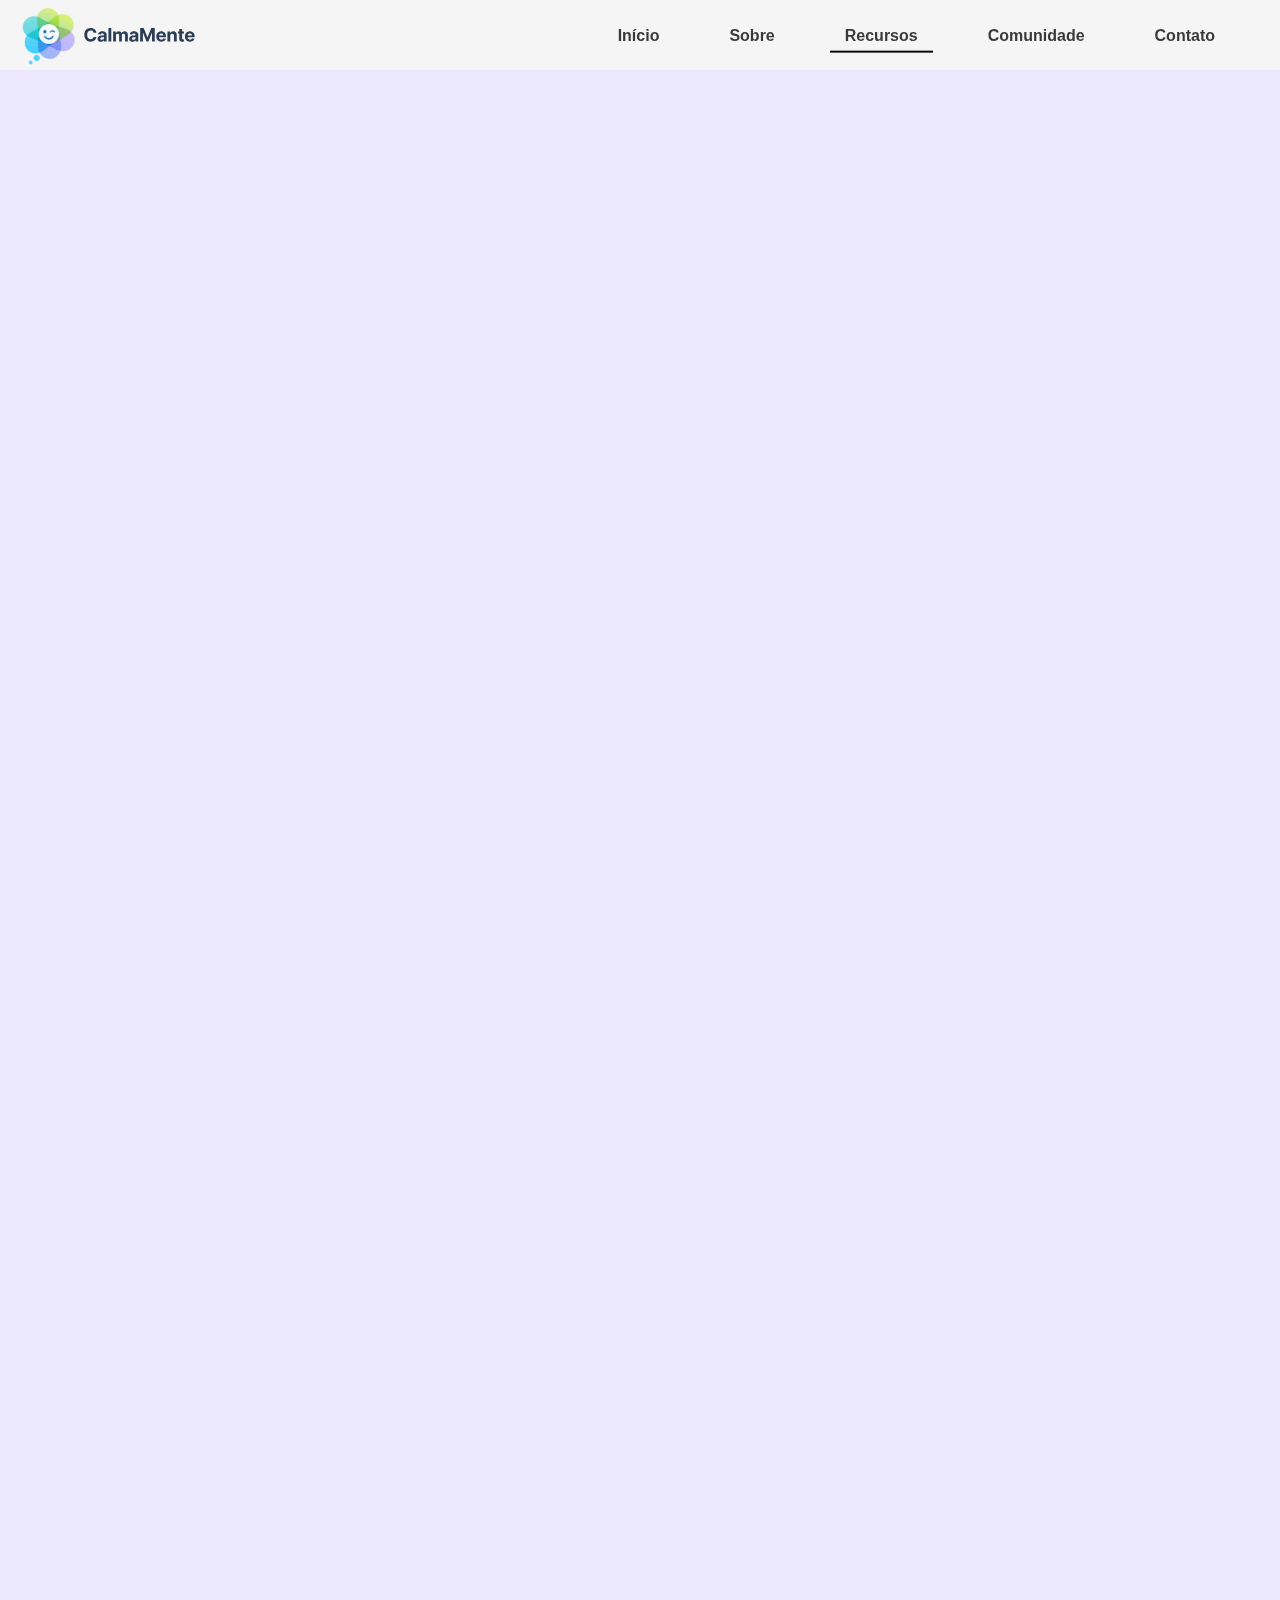
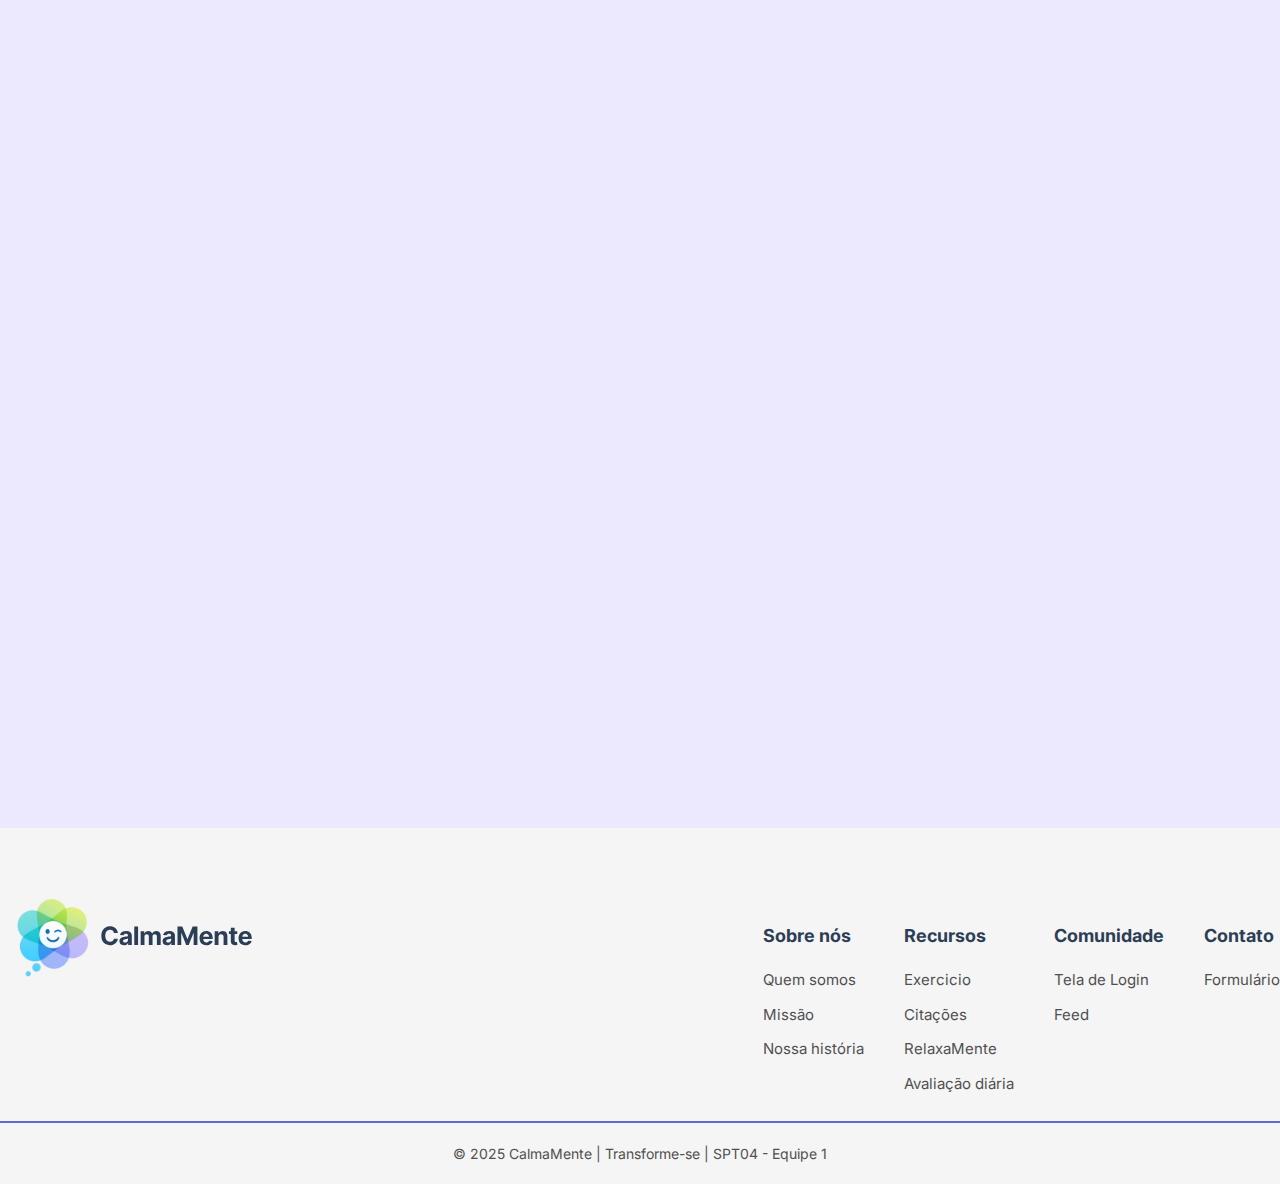
<file: 3_Recursos/recursos.html>
<!--SYSTEM_CORE = START [HTML]-->
<!--T0.1 = START [HTML GENERAL SETTINGS]-->

<!DOCTYPE html>
<html lang="pt-br">
<head>
    <meta charset="UTF-8">
    <meta name="viewport" content="width=device-width, initial-scale=1.0">
    <link rel="stylesheet" href="./css/style.css">
    <link rel="stylesheet" href="./css/responsive.css">
    <meta name="description" content="Descubra os recursos do CalmaMente: ferramentas práticas, exercícios e conteúdos pensados para auxiliar no cuidado da sua saúde mental.">
    <script>
    (function(d){
        var s = d.createElement("script");
        s.setAttribute("data-account", "ph0MEA04ba");
        s.setAttribute("src", "https://cdn.userway.org/widget.js");
        (d.body || d.head).appendChild(s);
    })(document);
</script>
<link rel="icon" href="../img/favicon.svg" type="image/x-icon">
    <title>CalmaMente-Recursos</title>
</head>
<body>

<!--T1.1 = START [NAVIGATION MENU]-->

     <header id="header">
        <div class="navegacao">
          <div class="logo">
            <a href="../index.html"
              ><img src="img/logo_name.svg" alt="Logo CalmaMente"
            /></a>
          </div>
          <nav id="menu"> 
        <button id="btn-mobile" class="hamburguer"> <img src="./img/menu.svg" alt=""></button>
            <ul class="menu">
              <li>
               <a href="../index.html">Início</a>
              </li>
              <li><a href="../2_Sobre/sobre.html">Sobre</a></li>
              <li> <a href="./recursos.html" class="active">Recursos</a></li>
              <li><a href="../4_Comunidade/comunidade.html">Comunidade</a></li>
              <li><a href="../5_Contato/contato.html">Contato</a></li>
            </ul>

            <ul id="menu-mobile">
              <li>
               <a href="../index.html">Início</a>
              </li>
              <li><a href="../2_Sobre/sobre.html">Sobre</a></li>
              <li>  <span class="inicio-linha-mobile"
                  ><a href="./recursos.html">Recursos</a></span></li>
              <li><a href="../4_Comunidade/comunidade.html">Comunidade</a></li>
              <li><a href="../5_Contato/contato.html">Contato</a></li>
            </ul>
          </nav>
        </div>
    </header>

<!--T1.0 = END [NAVIGATION MENU]-->
<!--T2.1 = START [BANNER 1]-->

    <main> 
        <section>
                <div class="container">
                    <div class="banner_1">
                        <div class="texto">
                        <div class="containerTextoPrincipal">
                                <h1>Ferramentas para cuidar da mente de forma leve e acessível</h1>
                                <p>Cuide da sua saúde mental com recursos e conteúdos que inspiram e promovem bem-estar.</p>
                        </div>
                        </div>
                        <div class="imagem">
                        <div class="containerImagem_1" >
                                <img src="./img/recursos_banner1.png" alt="Imagem de uma criança sentada sobre uma nuvem e em volta dele elementos como emojis, notas musicais e batimentos do coração.">
                        </div>
                    </div>
                    </div>
                </div>
            </section>

<!--T2.0 = END [BANNER 1]-->
<!--T3.1 = START [BANNER 2]-->

         <section>
            <div class="container">
                <div class="banner_2">
                <article class="banner_2 bannerLimiteTamanho">

                    <div class="containerQuiz">
                        <h2>Check com o CalmaMente</h2>
                        <p>Como você está se sentindo hoje?</p>
                        <p class="p-citacao">Desça para ver sua citação do dia!</p>
                    </div>

                    <div class="containerSentimentos">

                        <div class="sentimentos">
                        <img  id="feliz" src="./img/reacao-1-feliz.svg">
                        <p>feliz</p>
                        </div>
                        
                        <div class="sentimentos">
                        <img  id="chateado" src="./img/reacao-2-chateado.svg">
                        <p>chateado</p>
                        </div>
                        
                        <div class="sentimentos">              
                        <img  id="surpreso" src="./img/reacao-3-surpreso.svg">
                        <p>surpreso</p>
                        </div>      

                        <div class="sentimentos">
                        <img id="ansioso" src="./img/reacao-4-ansioso.svg">
                        <p>ansioso</p>
                        </div>

                        <div class="sentimentos">
                        <img  id="contente" src="./img/reacao-5-contente.svg">
                        <p>contente</p>
                        </div>

                        <div class="sentimentos">
                        <img id="entediado"  src="./img/reacao-6-entendiado.svg">
                        <p>entendiado</p>
                        </div>
                        
                    </div>

                </article>
                </div>
            </div>
        </section>

<!--T3.0 = END [BANNER 2]-->
<!--T4.1 = START [BANNER 3]-->

        <section>
            <div class="container">
                <div class="banner_3">

                <article class="banner_3 bannerLimiteTamanho2">

                    <div class="exercicioRespiracao">
                        <div class="respirar">
                            <p id="inspirar" class="textoRespiracao">Inspire...</p>
                            <img class="respirarimg" src="./img/reacao-1-feliz.svg" alt="Imagem de um medidor de batimentos cardíacos.">
                            <p id="expirar" class="textoRespiracao">Expire...</p>
                        </div>
                        <div class="containerExerciciosInterativo">
                            <div>
                        <h2>Exercício de respiração</h2>
                    </div>
                            <div id="barraTempo"></div>
                            <div>
                                <button class="btnRespiracao" id="botao">Iniciar Respiração</button>
                            </div>
                        </div>
                    </div>

                </article>
                </div>
            </div>
        </section>

<!--T4.0 = END [BANNER 3]-->
<!--T5.1 = START [BANNER 4]-->

        <section>
            <div class="container">
                <div class="banner_4">
                <div class="banner_4 bannerLimiteTamanho3">

                    <div id="containerCitacaoAlinhamento" class="containerCitacao">
                        <div>
                            <h2>Citação</h2>
                        </div>
                        <div class="containerCitacaoTextos">
                            <p id="textoCitacao">"Se você não pode voar, corra. Se não pode correr, ande. Se não pode andar, rasteje. Mas, acima de tudo, continue em frente".</p>
                            <p id="textoAutorCitacao">Martin Luther King Jr</p>
                        </div>
                        
                    </div>
                    <div id="playlistAlinhamento" class="playlist">
                        <div>
                            <h2>Relaxamente</h2>
                        </div>
                        <div class="citacaoAudio">
                            <div class="playAudioCitacao">
                                <div class="playlistCapa">
                                    <img src="./img/playlistCapa.jpg" alt="">
                                </div>

                            </div>
                        </div>
                                <div id="animation" class="botoes">
                                    <img id="voltarMusica" src="./img/voltarMusica.svg" alt="Botão de play para tocar audio da citação inspiradora do dia.">
                                    <img id="botaoPlay" class="botaoPlayPause " src="./img/botaoPlay.svg" alt="Botão de play para tocar audio da citação inspiradora do dia.">
                                    <img id="botaoPause" class="botaoPlayPause desativa" src="./img/botaoPause.svg" alt="Botão de play para tocar audio da citação inspiradora do dia.">
                                    <img id="proxMusica" src="./img/proxMusica.svg" alt="Botão de play para tocar audio da citação inspiradora do dia.">
                                </div>
                        </div>
                    </div>

                </div>
                </div>
            </div>
        </section>


        <div vw class="enabled">
    <div vw-access-button class="active"></div>
    <div vw-plugin-wrapper>
      <div class="vw-plugin-top-wrapper"></div>
    </div>
  </div>
  <script src="https://vlibras.gov.br/app/vlibras-plugin.js"></script>
  <script>
    new window.VLibras.Widget('https://vlibras.gov.br/app');
  </script>
    </main>

<!--T5.0 = END [BANNER 4]-->
    
<!--T6.1 = START [FOOTER]-->
   
     <footer class="footer">
        <div class="footer-container">

            <div class="esquerda">
                <div class="final-img">
                    <img src="./img/logo_name.svg" alt="logo">
                </div>
            </div>
            <div class="direita">
                <ul class="menuDois">
                    <li><h3>Sobre nós</h3></li>
                    <li><a href="/">Quem somos</a></li>
                    <li><a href="/">Missão</a></li>
                    <li><a href="/">Nossa história</a></li>
                </ul>
                 <ul class="menuDois">
                    <li><h3>Recursos</h3></li>
                    <li><a href="/">Exercicio</a></li>
                    <li><a href="/">Citações</a></li>
                    <li><a href="/">RelaxaMente</a></li>
                    <li><a href="/">Avaliação diária</a></li>
                </ul>
                 <ul class="menuDois">
                    <li><h3>Comunidade</h3></li>
                    <li><a href="/">Tela de Login</a></li>
                    <li><a href="/">Feed</a></li>
                </ul>
                 <ul class="menuDois">
                    <li><h3>Contato</h3></li>
                    <li><a href="/">Formulário</a></li>
                </ul>
            </div>

        </div>
        <div class="copy">
            <p>© 2025 CalmaMente | Transforme-se | SPT04 - Equipe 1</p>
        </div>
    </footer>

    <div class="footerResponsivo toggleFooterResponsivo" id="footerResponsivo">
        <div class="footerGrid">
            <div class="logoMarca">
                <div class="logoImagem">
                    <img src="../img/favicon.svg" alt="logomarca CalmaMente">
                </div>
                <h2>CalmaMente</h2>
            </div>
            <div class="redesSociais">
                <ul>
                    <li class="tamanhoImagemIcones"><a href="https://www.instagram.com/calmamente_br/?igsh=ZGs4c3k2cTY3Mjc%3D#" target="_blank" class="iconesRedes"><img src="../footerResponsivo/Instagram.svg" alt="Instagram"></a></li>
                    <li class="tamanhoImagemIcones"><a href="https://linktr.ee/CalmamenteSite" target="_blank" class="iconesRedes"><img src="../footerResponsivo/Youtube.svg" alt="Linktree"></a></li>
                    <li class="tamanhoImagemIcones"><a href="https://www.linkedin.com/in/calmamente/" target="_blank" class="iconesRedes"><img src="../footerResponsivo/Linkedin.svg" alt="Linkedin"></a></li>
                    <li class="tamanhoImagemIcones"><a href="https://open.spotify.com/playlist/1Q7Ee5jKvDUjMtUED3tmhe?si=Z28wkd2gQCejH7H3IaZMOA&pi=ZzzK0njFRNS70" target="_blank" class="iconesRedes"><img src="../footerResponsivo/Spotify.svg" alt="Spotify"></a></li>
                </ul>
            </div>
            <div class="infoCalmamente">
                <p>© 2025 CalmaMente | Transforme-se | SPT04 - Equipe 1</p>
            </div>
        </div>
    </div>

<!--T6.0 = END [FOOTER]-->

<script src="https://cdn.jsdelivr.net/npm/gsap@3.13.0/dist/gsap.min.js"></script>
<script src="./js/script.js"></script>

</body>
</html>

<!--T0.0 = END [HTML GENERAL SETTINGS]-->
<!--SYSTEM_CORE = END [HTML]-->
</file>
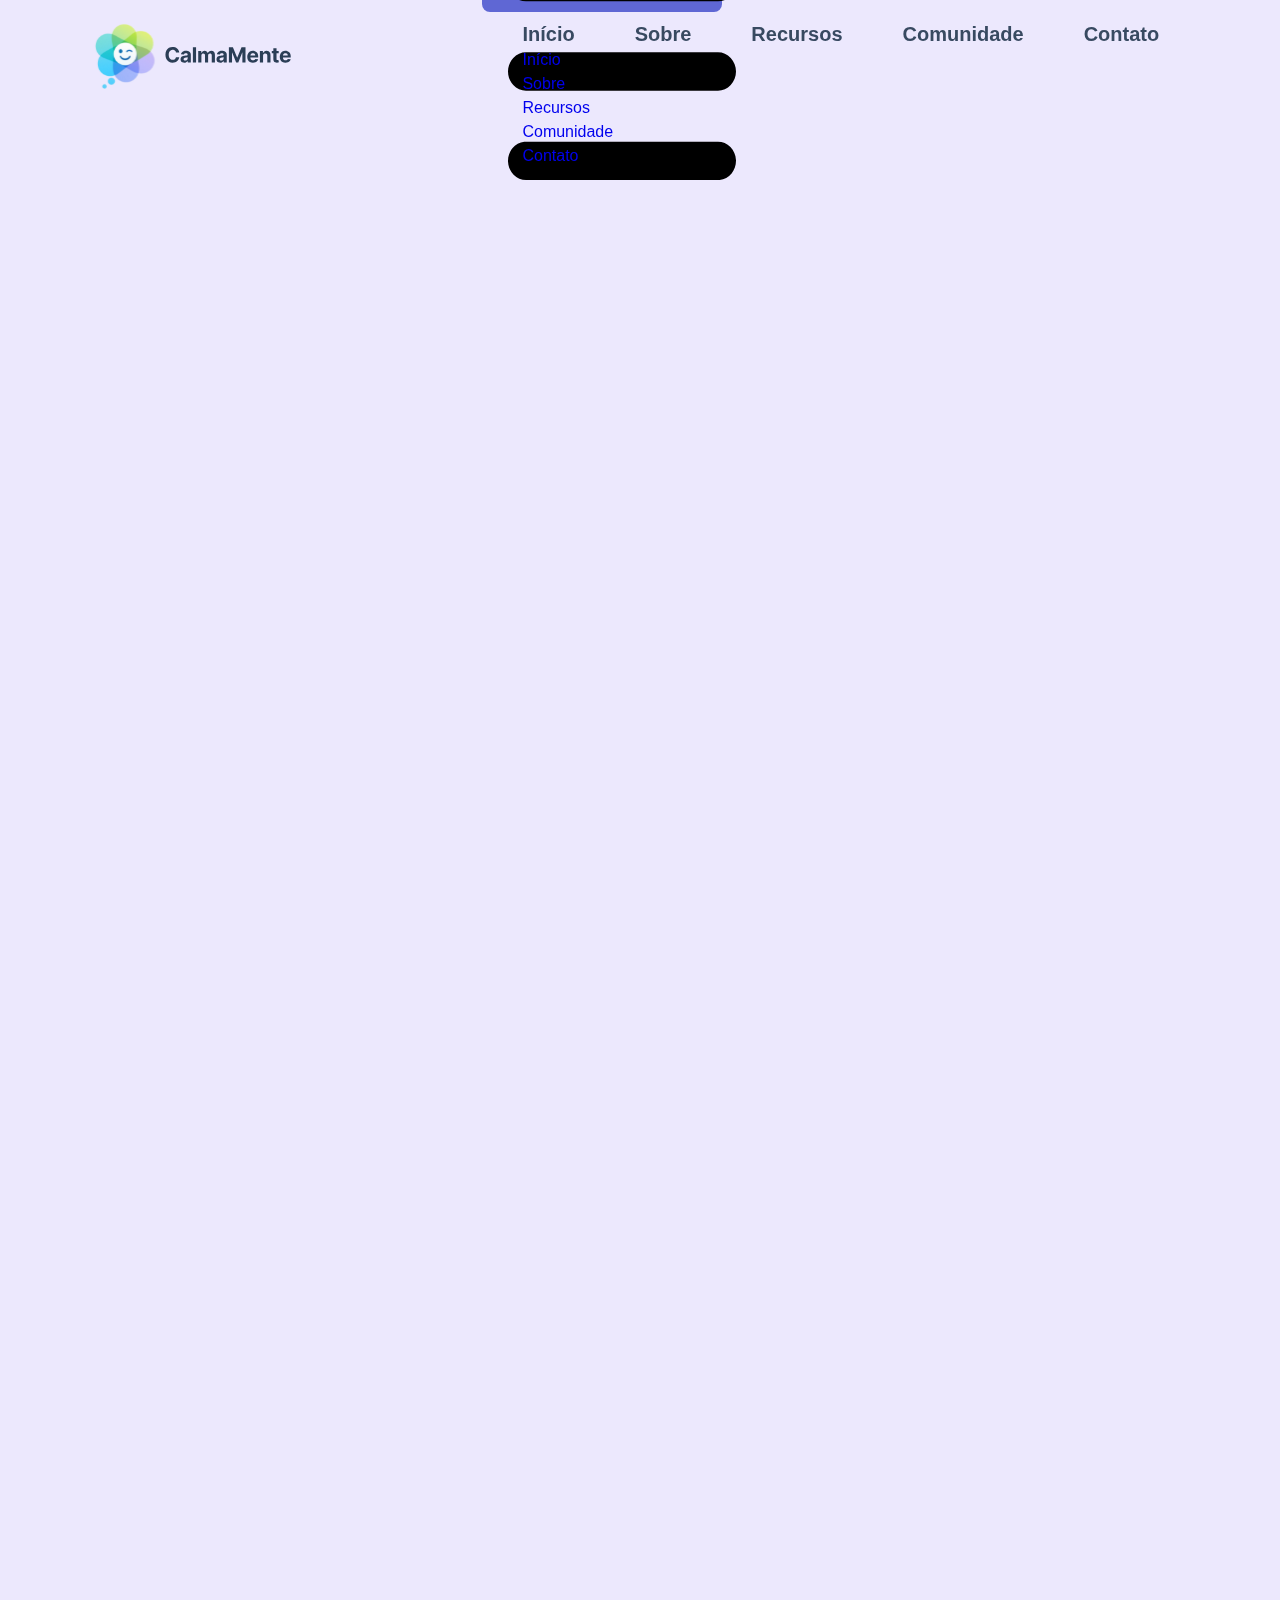
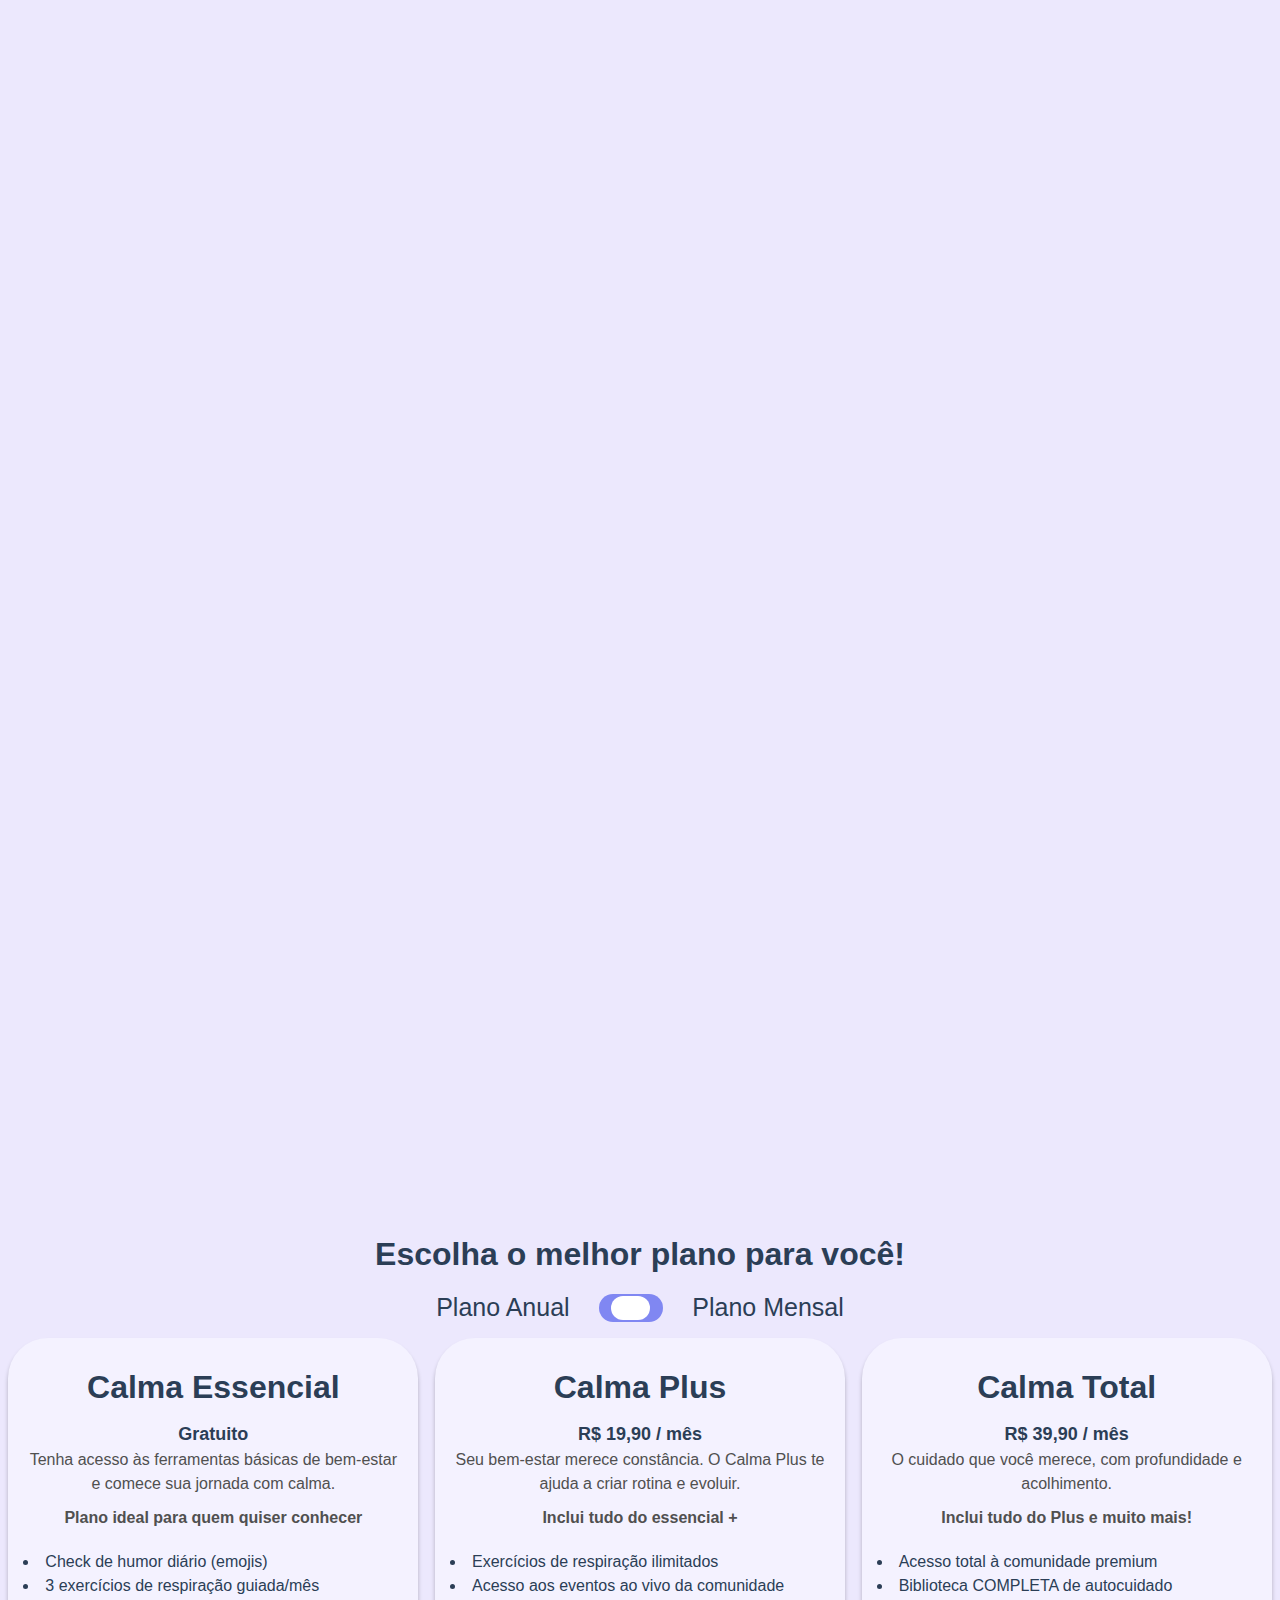
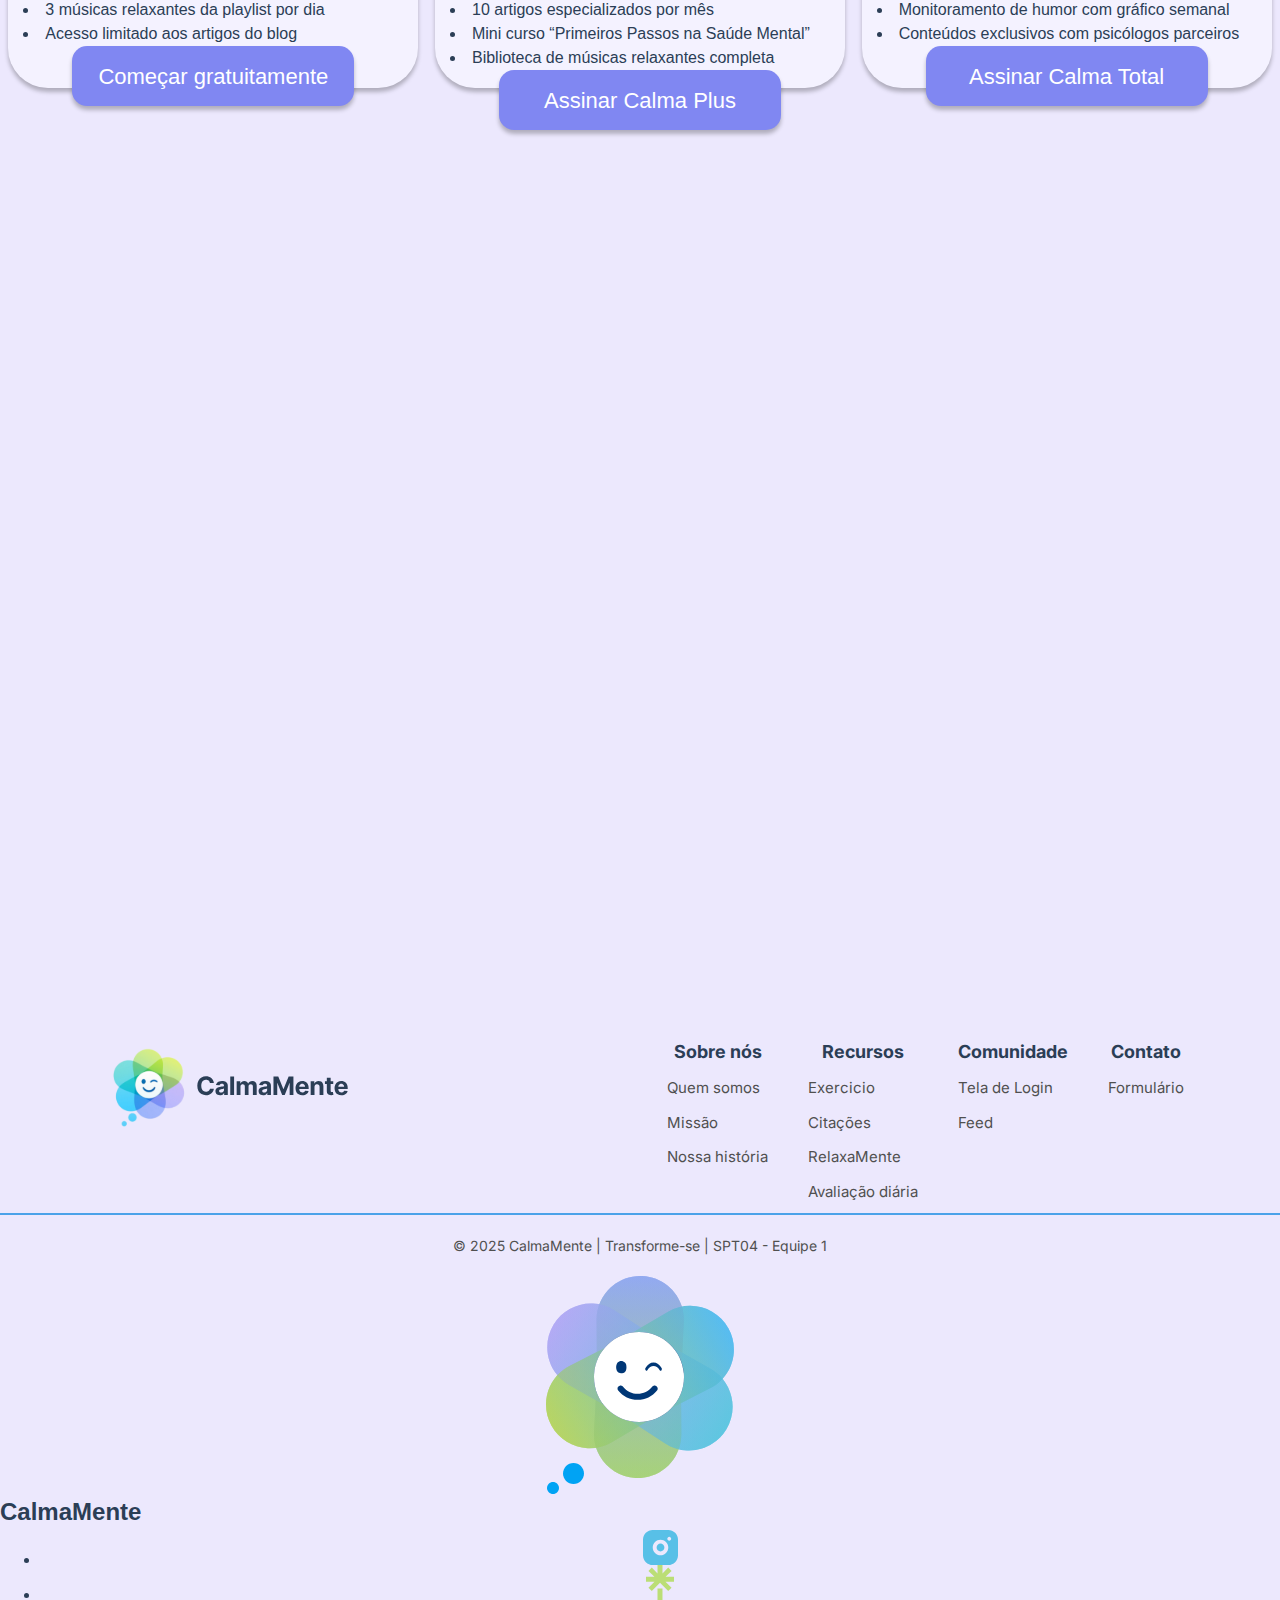
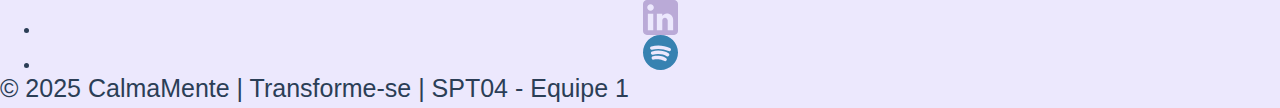
<file: 4_Comunidade/comunidade.html>
<!--SYSTEM_CORE = START [HTML]-->
<!--T0.1 = START [HTML GENERAL SETTINGS]-->

<!DOCTYPE html>
<html lang="pt-br">
<head>
    <meta charset="UTF-8">
    <meta name="viewport" content="width=device-width, initial-scale=1.0">
    <link rel="stylesheet" href="./css/style.css">
    <link rel="stylesheet" href="./css/responsive.css">
    <meta name="description" content="Faça parte da comunidade CalmaMente e conecte-se com pessoas que também buscam apoio emocional, diálogo seguro e acolhimento.">
    <script>
    (function(d){
        var s = d.createElement("script");
        s.setAttribute("data-account", "ph0MEA04ba");
        s.setAttribute("src", "https://cdn.userway.org/widget.js");
        (d.body || d.head).appendChild(s);
    })(document);
</script>
<link rel="icon" href="../img/favicon.svg" type="image/x-icon">
    <title>CalmaMente-Comunidade</title>
</head>
<body>
    
<!--T1.1 = START [NAVIGATION MENU]-->

    <header id="header">
        <div class="navegacao">
          <div class="logo">
            <a href="../index.html"
              ><img src="img/logo_name.svg" alt="Logo CalmaMente"
            /></a>
          </div>
          
          <nav id="menu">
            <button id="btn-mobile" class="hamburguer"> <img src="./img/menu.svg" alt=""></button>
            <ul class="menu">
              <li>
                <a href="../index.html">Início</a>
              </li>
              <li><a href="../2_Sobre/sobre.html">Sobre</a></li>
              <li><a href="../3_Recursos/recursos.html">Recursos</a></li>
              <li> <a href="./comunidade.html" class="active">Comunidade</a></li>
              <li><a href="../5_Contato/contato.html">Contato</a></li>
            </ul>
            <ul id="menu-mobile">
              <li>
                <a href="../index.html">Início</a>
              </li>
              <li><a href="../2_Sobre/sobre.html">Sobre</a></li>
              <li><a href="../3_Recursos/recursos.html">Recursos</a></li>
              <li>  <span class="inicio-linha-mobile"
                  > <a href="./comunidade.html">Comunidade</a> </span></li>
              <li><a href="../5_Contato/contato.html">Contato</a></li>
            </ul>
          </nav>
        </div>
    </header>
<!--T1.0 = END [NAVIGATION MENU]-->
<!--T2.1 = START [BANNER 1]-->

        <section>
            <div class="container">
                <div class="banner_1">
            
                    <div class="texto">
                        <h1>Faça Parte da Nossa Comunidade</h1>
                        <p>Espaço seguro e acolhedor <br> para mensagens e apoio</p>
                    </div>
                    <div class="img-comunidade">
                    <img src="./img/comunidade_banner1.png" alt="Imagem comunidade">
                    </div>
            
                </div>
            </div>
        </section>

<!--T2.0 = END [BANNER 1]-->
<!--T3.1 = START [BANNER 2]-->

  <section>
            <div class="container">
                <div class="banner_4">

                    <section>
                        <div class="container5">
                            <div class="textoo3">
                                <br><br>
                                <h3>CalmaMente +</h3>
                                <p>Apoie o projeto e tenha acesso a benefícios exclusivos: artigos completos, eventos ao <br> vivo e mentorias</p>
                            </div>
                            <br>
                            <div class="quadrado1">
                                <div class="quadrado">
                                    <div class="quad">
                                        <img src="./img/comunidade_banner4.1.png" alt="">
                                        <p><strong>Roda de conversa</strong></p>
                                    </div>
                                </div>
                                <div class="quadrado">
                                    <div class="quad">
                                        <img src="./img/comunidade_banner4.2.png" alt="">
                                        <p><strong>Mentorias</strong></p>
                                    </div>
                                </div>
                            </div>
                            <div class="quadrado2">
                                <div class="quadtu">
                                    <img src="./img/comunidade_banner4.3.png" alt="">
                                    <p><strong>Eventos</strong></p>
                                </div>
                                <div class="quadti">
                                    <img src="./img/logo-respire-transp (1) 1.svg" alt="">
                                    <p>A Saúde Mental e a Inteligência Artificial: Desafios e Oportunidades</p>
                                    <img src="./img/imagem4.svg" alt="">
                                </div>
                                <div class="containerto" id="countdown-timer">
                                    <div class="pto">
                                        <h4 id="days">25</h4>
                                        <p>Dias</p>
                                    </div>
                                    <div class="pto">
                                        <h4 id="hours">05</h4>
                                        <p>Horas</p>
                                    </div>
                                    <div class="pto">
                                        <h4 id="minutes">00</h4>
                                        <p>Minutos</p>
                                    </div>
                                    <div class="pto">
                                        <h4 id="seconds">28</h4>
                                        <p>Segundos</p>
                                    </div>
                                </div>
                            </div>
                            <div class="botassi" id="botao">
                                <a class="botassin"  href="#">Assinar</a>
                            </div>
                        </div>
                    </section>

                </div>
            </div>
        </section>

<section>
            <div class="container">
                <div class="banner_3">
                        <div class="container4">
                            <div class="textoo2">
                                <br><br>
                                <h3>Artigos e Conteúdos Exclusivos</h3>
                                <br>
                                <p>Aprofunde seus conhecimentos sobre saúde mental, autoconhecimento e equilíbrio <br> emocional com nossos conteúdos exclusivos, elaborados por especialistas e voluntários da área</p>
                            </div>
                            <br>
                            <div class="bta">
                                <div class="bta1">
                                    <div>
                                        <img src="./img/comunidade_banner3.1.png" alt="banner">
                                    </div>
                                    <div class="btaa2"><p><strong>Mindfulness <br> para iniciantes</strong></p>
                                        <div class="btaa" id="botao"><a href="#">Ler mais</a></div>
                                    </div>
                                </div>
                                <div class="bta1">
                                    <img src="./img/comunidade_banner3.2.png" alt="banner5">
                                    <div class="btaa2"><p><strong>Respiração <br> e ansiedade</strong></p>
                                        <div class="btaa" id="botao"><a href="#">Ler mais</a></div>
                                    </div>
                                </div>
                                <div class="bta1">
                                    <img src="./img/comunidade_banner3.3.png" alt="banner6">
                                    <div class="btaa2">
                                        <p><strong>Como lidar com <br> dias difíceis</strong></p>
                                        <div class="btaa" id="botao"><a href="#">Ler mais</a></div>
                                    </div>
                                </div>
                            </div>
                        </div>
                </div>
            </div>

            
        </section>

<!--T3.0 = END [BANNER 2]-->
<!--T4.1 = START [BANNER 3]-->



  
<!--T4.0 = END [BANNER 3]-->


<section>

    <div class="banner_planos">
        <div class="cent">

    <div>
        <h3 class="tam">Escolha o melhor plano para você!</h3>
    </div>

    <div class="plano">
        <p>Plano Anual</p>

        <div class="bum">

            <div class="td"></div>
        </div>

        <p>Plano Mensal</p>
    </div>
    
    <div class="planodois">
        <div class="tudo">
            <div class="major">
            <h3>Calma Essencial</h3>

            <h6>Gratuito</h6>

            <p>Tenha acesso às ferramentas básicas de bem-estar e comece sua jornada com calma.</p>
            
            <p class="majorp">Plano ideal para quem quiser conhecer</p>

            <div class="ofertas">
            <div class="divul">
            <ul>
                <li>Check de humor diário (emojis)</li>
                <li>3 exercícios de respiração guiada/mês</li>
                <li>3 músicas relaxantes da playlist por dia</li>
                <li>Acesso limitado aos artigos do blog</li>
            </ul>
            </div>
            </div>
            <div class="plano-botao1">
            <div class="botao-plano1">
                 <div class="bhj" id="botao">
            <a href="#" >Começar gratuitamente</a>
        </div>
        </div>
        </div>
            </div>

        </div>

        <div class="tudo">
            <div class="major">
            <h3>Calma Plus</h3>

            <h6>R$ 19,90 / mês</h6>

            <p>Seu bem-estar merece constância. O Calma Plus te ajuda a criar rotina e evoluir.</p>
            <p class="majorp">Inclui tudo do essencial +</p>

            <div class="ofertas">
            <div class="divul">
            <ul>
                <li>Exercícios de respiração ilimitados</li>
                <li>Acesso aos eventos ao vivo da comunidade</li>
                <li>10 artigos especializados por mês</li>
                <li>Mini curso “Primeiros Passos na Saúde Mental”</li>
                <li>Biblioteca de músicas relaxantes completa</li>
            </ul>
            </div>
            </div>
            <div class="plano-botao2">
                        <div class="bhj" id="botao">
            <a href="#">Assinar Calma Plus</a>
        </div>
        </div>
            </div>

    
        </div>


         <div class="tudo">
            <div class="major">
            <h3>Calma Total</h3>

            <h6>R$ 39,90 / mês</h6>

            <p>O cuidado que você merece, com profundidade e acolhimento.</p>
            <p class="majorp">Inclui tudo do Plus e muito mais!</p>
            
            <div class="ofertas">
            <div class="divul">
            <ul>
                <li>Acesso total à comunidade premium </li>
                <li>Biblioteca COMPLETA de autocuidado</li>
                <li>Monitoramento de humor com gráfico semanal</li>
                <li>Conteúdos exclusivos com psicólogos parceiros</li>
            </ul>
            </div>
            </div>
                <div class="plano-botao3">
                 <div class="bhj" id="botao">
            <a href="#">Assinar Calma Total</a>
        </div>
            </div>
            </div>

        </div>

    </div>
    </div>
</div>

</section>

<!--T5.1 = START [BANNER 4]-->

         
        <section>

            <div class="container">
                <div class="banner_2">
                    <div class="container3">

                            <div class="textoo1">
                                <h3>Comunidade CalmaMente</h3>
                                
                                <p>Um espaço seguro para  compartilhar, aprender e crescer  juntos.
                                <br>
                                <br>
                                Acesse sua conta e faça parte de  uma rede que acredita no poder do diálogo e da empatia.
                                <br>
                                <br>
                                Aqui, promovemos conexões respeitosas e a troca de experiências em um ambiente digital acolhedor, voltado ao cuidado emocional.</p>
                                <div class="botao" id="botao"><a href="#">Cadastre-se</a></div>

                            </div>
                            <form>
                                <div class="formu">
                                    <label>Usuário ou Email</label>
                                    <br>
                
                                    <input class="ue" placeholder="email" type="text" name="usuário ou email">
                                    <br><br>
                                    <label>Senha</label>
                                    <br>
                                    <input class="ue" placeholder="password" type="password" name="senha">
                                    <br><br><br><br>

                                    <div class="cadastro">
                                        <p>Ainda não tem conta? <strong>Cadastre-se</strong></p>
                                    <div class="bot1"><button class="botaoum" type="submit" id="botao">Acessar</button></div>
                                </div>
                                </div>
                            </form>
                    </div>
                </div>
            </div>
        </section>

<!--T5.0 = END [BANNER 4]-->
<!--T6.1 = START [FOOTER]-->
   
     <footer class="footer">
        <div class="footer-container">

            <div class="esquerda">
                <div class="final-img">
                    <img src="../img/logo_name.svg" alt="logo">
                </div>
            </div>
            <div class="direita">
                <ul class="menuDois">
                    <li><h3>Sobre nós</h3></li>
                    <li><a href="/">Quem somos</a></li>
                    <li><a href="/">Missão</a></li>
                    <li><a href="/">Nossa história</a></li>
                </ul>
                 <ul class="menuDois">
                    <li><h3>Recursos</h3></li>
                    <li><a href="/">Exercicio</a></li>
                    <li><a href="/">Citações</a></li>
                    <li><a href="/">RelaxaMente</a></li>
                    <li><a href="/">Avaliação diária</a></li>
                </ul>
                 <ul class="menuDois">
                    <li><h3>Comunidade</h3></li>
                    <li><a href="/">Tela de Login</a></li>
                    <li><a href="/">Feed</a></li>
                </ul>
                 <ul class="menuDois">
                    <li><h3>Contato</h3></li>
                    <li><a href="/">Formulário</a></li>
                </ul>
            </div>

        </div>
        <div class="copy">
            <p>© 2025 CalmaMente | Transforme-se | SPT04 - Equipe 1</p>
        </div>
    </footer>

   <div class="footerResponsivo toggleFooterResponsivo" id="footerResponsivo">
        <div class="footerGrid">
            <div class="logoMarca">
                <div class="logoImagem">
                    <img src="../img/favicon.svg" alt="logomarca CalmaMente">
                </div>
                <h2>CalmaMente</h2>
            </div>
            <div class="redesSociais">
                <ul>
                    <li class="tamanhoImagemIcones"><a href="https://www.instagram.com/calmamente_br/?igsh=ZGs4c3k2cTY3Mjc%3D#" target="_blank" class="iconesRedes"><img src="../footerResponsivo/Instagram.svg" alt="Instagram"></a></li>
                    <li class="tamanhoImagemIcones"><a href="https://linktr.ee/CalmamenteSite" target="_blank" class="iconesRedes"><img src="../footerResponsivo/Youtube.svg" alt="Linktree"></a></li>
                    <li class="tamanhoImagemIcones"><a href="https://www.linkedin.com/in/calmamente/" target="_blank" class="iconesRedes"><img src="../footerResponsivo/Linkedin.svg" alt="Linkedin"></a></li>
                    <li class="tamanhoImagemIcones"><a href="https://open.spotify.com/playlist/1Q7Ee5jKvDUjMtUED3tmhe?si=Z28wkd2gQCejH7H3IaZMOA&pi=ZzzK0njFRNS70" target="_blank" class="iconesRedes"><img src="../footerResponsivo/Spotify.svg" alt="Spotify"></a></li>
                </ul>
            </div>
            <div class="infoCalmamente">
                <p>© 2025 CalmaMente | Transforme-se | SPT04 - Equipe 1</p>
            </div>
        </div>
    </div>
<!--T6.0 = END [FOOTER]-->
<div vw class="enabled">
    <div vw-access-button class="active"></div>
    <div vw-plugin-wrapper>
      <div class="vw-plugin-top-wrapper"></div>
    </div>
  </div>
  <script src="https://vlibras.gov.br/app/vlibras-plugin.js"></script>
  <script>
    new window.VLibras.Widget('https://vlibras.gov.br/app');
  </script>
  <script src="https://cdn.jsdelivr.net/npm/gsap@3.13.0/dist/gsap.min.js"></script>
<script src="./js/script.js"></script>
</body>
</html>

<!--T0.0 = END [HTML GENERAL SETTINGS]-->
<!--SYSTEM_CORE = END [HTML]-->
</file>
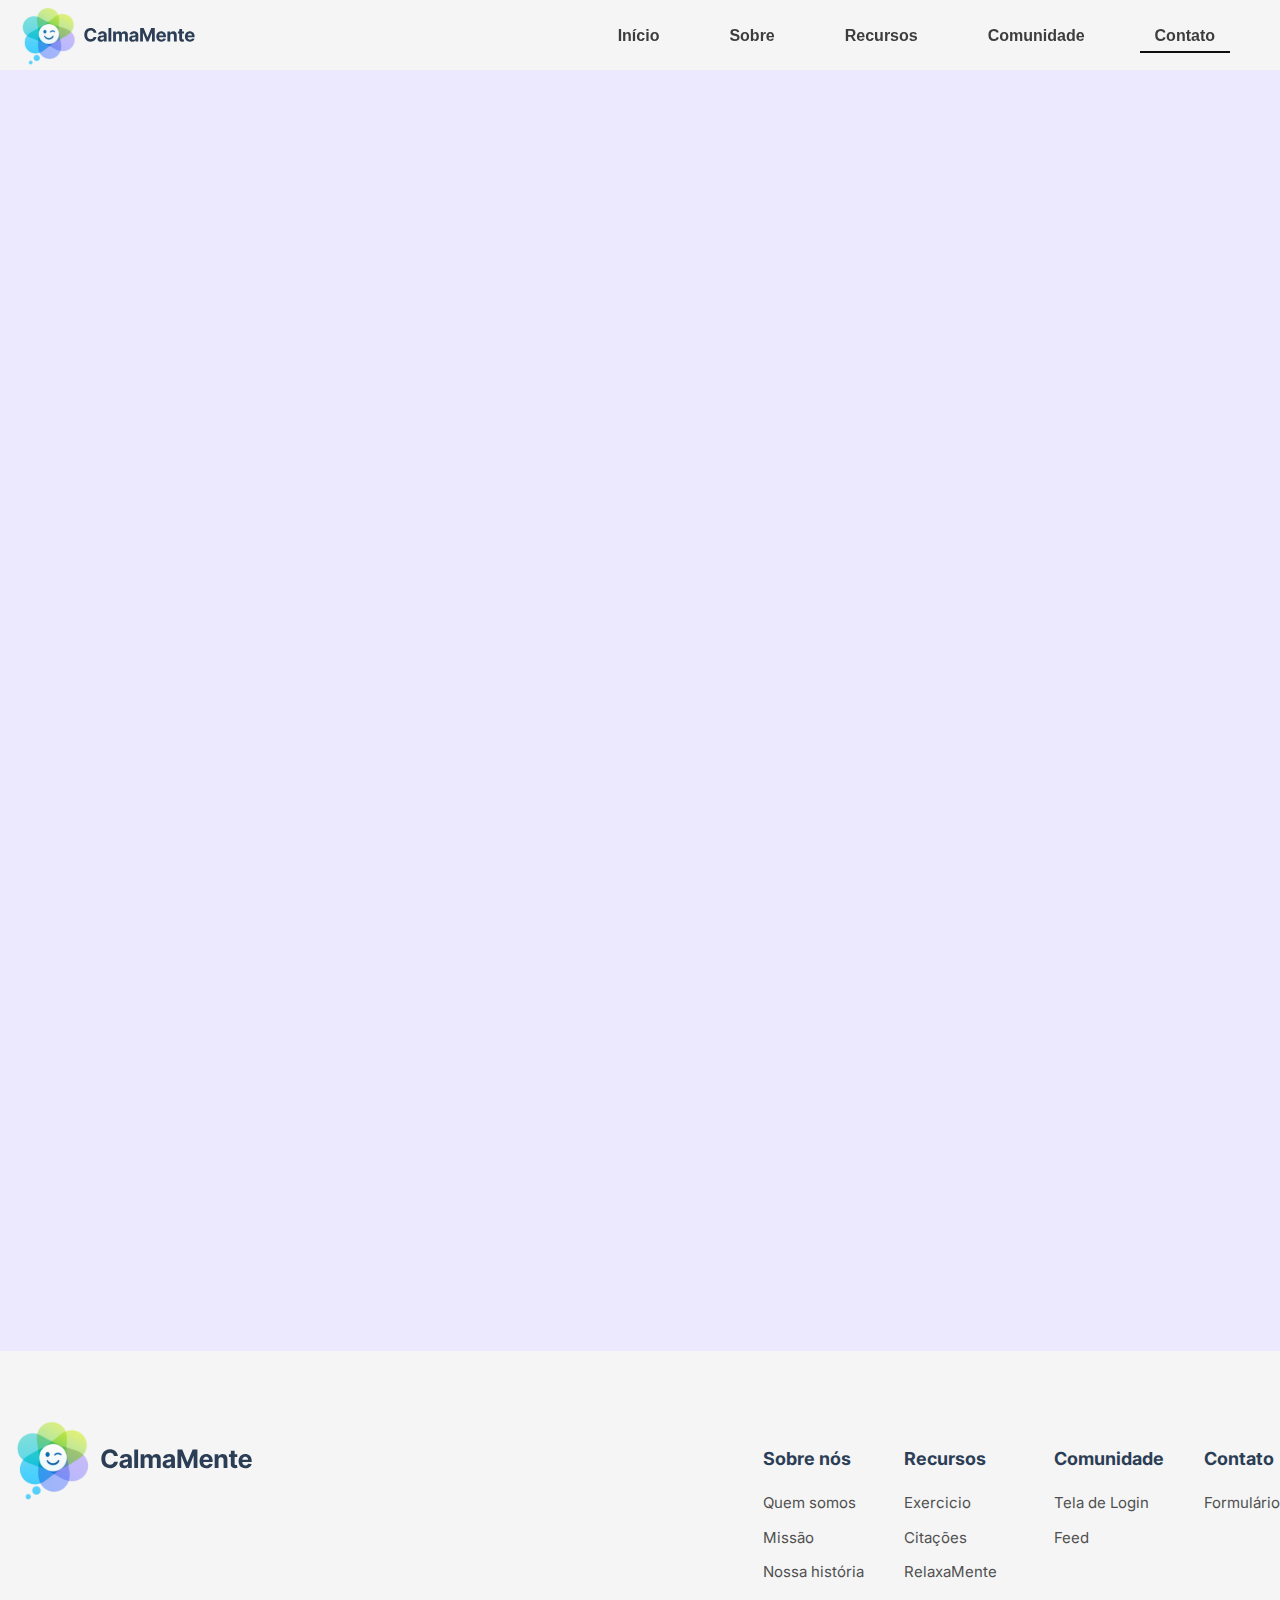
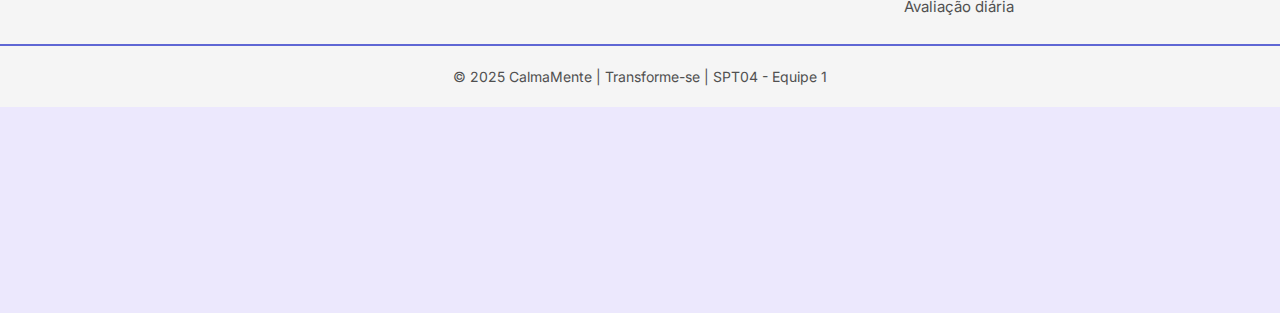
<file: 5_Contato/contato.html>
<!--SYSTEM_CORE = START [HTML]-->
<!--T0.1 = START [HTML GENERAL SETTINGS]-->

<!DOCTYPE html>
<html lang="pt-br">
  <head>
    <meta charset="UTF-8" />
    <meta name="viewport" content="width=device-width, initial-scale=1.0" />
    <link rel="stylesheet" href="./css/style.css" />
    <link rel="stylesheet" href="./css/responsive.css">
    <meta
      name="description"
      content="Entre em contato com a equipe do CalmaMente para dúvidas, sugestões ou apoio. Estamos aqui para ajudar sua jornada de bem-estar."
    />
    <script>
      (function (d) {
        var s = d.createElement('script');
        s.setAttribute('data-account', 'ph0MEA04ba');
        s.setAttribute('src', 'https://cdn.userway.org/widget.js');
        (d.body || d.head).appendChild(s);
      })(document);
    </script>
    <link rel="icon" href="../img/favicon.svg" type="image/x-icon">
    <title>CalmaMente-Contato</title>
  </head>
  <body>
    <!--T1.1 = START [NAVIGATION MENU]-->

    <header id="header">
      <div class="navegacao">
        <div class="logo">
          <a href="../index.html"
            ><img src="./img/logo_name.svg" alt="Logo CalmaMente"
          /></a>
        </div>

        <nav id="menu">
          <button id="btn-mobile" class="hamburguer"> <img src="./img/menu.svg" alt=""></button>
          <ul class="menu">
            <li>
              <a href="../index.html">Início</a>
            </li>
            <li><a href="../2_Sobre/sobre.html">Sobre</a></li>
            <li><a href="../3_Recursos/recursos.html">Recursos</a></li>
            <li><a href="../4_Comunidade/comunidade.html">Comunidade</a></li>
            <li>
                <a href="./contato.html" class="active">Contato</a>
            </li>
          </ul>

          <ul id="menu-mobile">
            <li>
              <a href="../index.html">Início</a>
            </li>
            <li><a href="../2_Sobre/sobre.html">Sobre</a></li>
            <li><a href="../3_Recursos/recursos.html">Recursos</a></li>
            <li><a href="../4_Comunidade/comunidade.html">Comunidade</a></li>
            <li>
              <span class="inicio-linha-mobile">
                <a href="./contato.html">Contato</a>
              </span>
            </li>
          </ul>
        </nav>
      </div>
    </header>
    <!--T1.0 = END [NAVIGATION MENU]-->
    <!--T2.1 = START [BANNER 1]-->

    <section>
      <div class="container">
        <div class="banner_1">
          <div class="texto">
            <div class="textos">
              <h1>Seja um Parceiro do CalmaMente</h1>
              <p>Vamos construir juntos uma rede de apoio?</p>
            </div>
          </div>
          <div class="figura">
            <img src="./img/contato_banner1.png" alt="ilustração" />
          </div>
        </div>
      </div>
    </section>

    <!--T2.0 = END [BANNER 1]-->
    <!--T3.1 = START [BANNER 2]-->

    <main>
      <section>
        <div class="container">
          <div class="banner_2">
            <div class="form-container">
              <div class="tabs">
                <button class="tab ativo">Parcerias</button>
                <button class="tab">Voluntário</button>
              </div>
              <form class="formulario">
                <div class="linha">
                  <div class="campo">
                    <label>Nome / Instituição</label>
                    <input type="text" placeholder="Digite aqui" />
                  </div>
                  <div class="campo">
                    <label>Email</label>
                    <input type="email" placeholder="exemplo@email.com" />
                  </div>
                </div>
                <div class="linha">
                  <div class="campo">
                    <label>Tipo de parceria</label>
                    <select>
                      <option>Selecione...</option>
                      <option>Financeira</option>
                      <option>Institucional</option>
                    </select>
                  </div>
                  <div class="campo">
                    <label>Mensagem</label>
                    <textarea
                      rows="3"
                      placeholder="Escreva sua mensagem"
                    ></textarea>
                  </div>
                </div>
                <div class="linha">
                  <div class="campo_checkbox">
                    <input type="checkbox" id="novidades" />
                    <label for="novidades"
                      >Quero receber novidades e oportunidades de
                      parcerias</label
                    >
                  </div>
                  <button type="submit" class="botao" id="botao">
                    Cadastre-se
                  </button>
                </div>
              </form>
            </div>
          </div>
        </div>
      </section>
    </main>

    <!--T3.0 = END [BANNER 2]-->
    <!--T4.1 = START [BANNER 3]-->

    <section id="redesAntiga">
      <div class="container">
        <div class="banner_3">
          <section class="social_media">
            <div class="cont">
              <h2>Siga-nos</h2>
              <div class="icon">
                <a
                  href="https://www.linkedin.com/in/calmamente/"
                  target="_blank"
                  ><img src="./img/linkedin.svg" alt="LinkedIn"
                /></a>
                <a href="mailto:calmamentesite@gmail.com" target="_blank"
                  ><img src="./img/email.svg" alt="Email"
                /></a>
                <a
                  href="https://www.instagram.com/calmamente_br/?igsh=ZGs4c3k2cTY3Mjc%3D#"
                  target="_blank"
                  ><img src="./img/instagram.svg" alt="Instagram"
                /></a>
              </div>
            </div>
          </section>
        </div>
      </div>
    </section>

    <!--T4.0 = END [BANNER 3]-->
    <!--T4.1 = START [FOOTER]-->

    <footer class="footer">
      <div class="footer-container">
        <div class="esquerda">
          <div class="final-img">
            <img src="../img/logo_name.svg" alt="logo" />
          </div>
        </div>
        <div class="direita">
          <ul class="menuDois">
            <li><h3>Sobre nós</h3></li>
            <li><a href="/">Quem somos</a></li>
            <li><a href="/">Missão</a></li>
            <li><a href="/">Nossa história</a></li>
          </ul>
          <ul class="menuDois">
            <li><h3>Recursos</h3></li>
            <li><a href="/">Exercicio</a></li>
            <li><a href="/">Citações</a></li>
            <li><a href="/">RelaxaMente</a></li>
            <li><a href="/">Avaliação diária</a></li>
          </ul>
          <ul class="menuDois">
            <li><h3>Comunidade</h3></li>
            <li><a href="/">Tela de Login</a></li>
            <li><a href="/">Feed</a></li>
          </ul>
          <ul class="menuDois">
            <li><h3>Contato</h3></li>
            <li><a href="/">Formulário</a></li>
          </ul>
        </div>
      </div>
      <div class="copy">
        <p>© 2025 CalmaMente | Transforme-se | SPT04 - Equipe 1</p>
      </div>
    </footer>

   <div class="footerResponsivo toggleFooterResponsivo" id="footerResponsivo">
        <div class="footerGrid">
            <div class="logoMarca">
                <div class="logoImagem">
                    <img src="../img/favicon.svg" alt="logomarca CalmaMente">
                </div>
                <h2>CalmaMente</h2>
            </div>
            <div class="redesSociais">
                <ul>
                    <li class="tamanhoImagemIcones"><a href="https://www.instagram.com/calmamente_br/?igsh=ZGs4c3k2cTY3Mjc%3D#" target="_blank" class="iconesRedes"><img src="../footerResponsivo/Instagram.svg" alt="Instagram"></a></li>
                    <li class="tamanhoImagemIcones"><a href="https://linktr.ee/CalmamenteSite" target="_blank" class="iconesRedes"><img src="../footerResponsivo/Youtube.svg" alt="Linktree"></a></li>
                    <li class="tamanhoImagemIcones"><a href="https://www.linkedin.com/in/calmamente/" target="_blank" class="iconesRedes"><img src="../footerResponsivo/Linkedin.svg" alt="Linkedin"></a></li>
                    <li class="tamanhoImagemIcones"><a href="https://open.spotify.com/playlist/1Q7Ee5jKvDUjMtUED3tmhe?si=Z28wkd2gQCejH7H3IaZMOA&pi=ZzzK0njFRNS70" target="_blank" class="iconesRedes"><img src="../footerResponsivo/Spotify.svg" alt="Spotify"></a></li>
                </ul>
            </div>
            <div class="infoCalmamente">
                <p>© 2025 CalmaMente | Transforme-se | SPT04 - Equipe 1</p>
            </div>
        </div>
    </div>
    <!--T4.0 = END [FOOTER]-->
    <div vw class="enabled">
      <div vw-access-button class="active"></div>
      <div vw-plugin-wrapper>
        <div class="vw-plugin-top-wrapper"></div>
      </div>
    </div>
    <script src="https://vlibras.gov.br/app/vlibras-plugin.js"></script>
    <script>
      new window.VLibras.Widget('https://vlibras.gov.br/app');
    </script>
    <script src="https://cdn.jsdelivr.net/npm/gsap@3.13.0/dist/gsap.min.js"></script>
    <script src="./js/script.js"></script>
  </body>
</html>

<!--T0.0 = END [HTML GENERAL SETTINGS]-->
<!--SYSTEM_CORE = END [HTML]-->
</file>
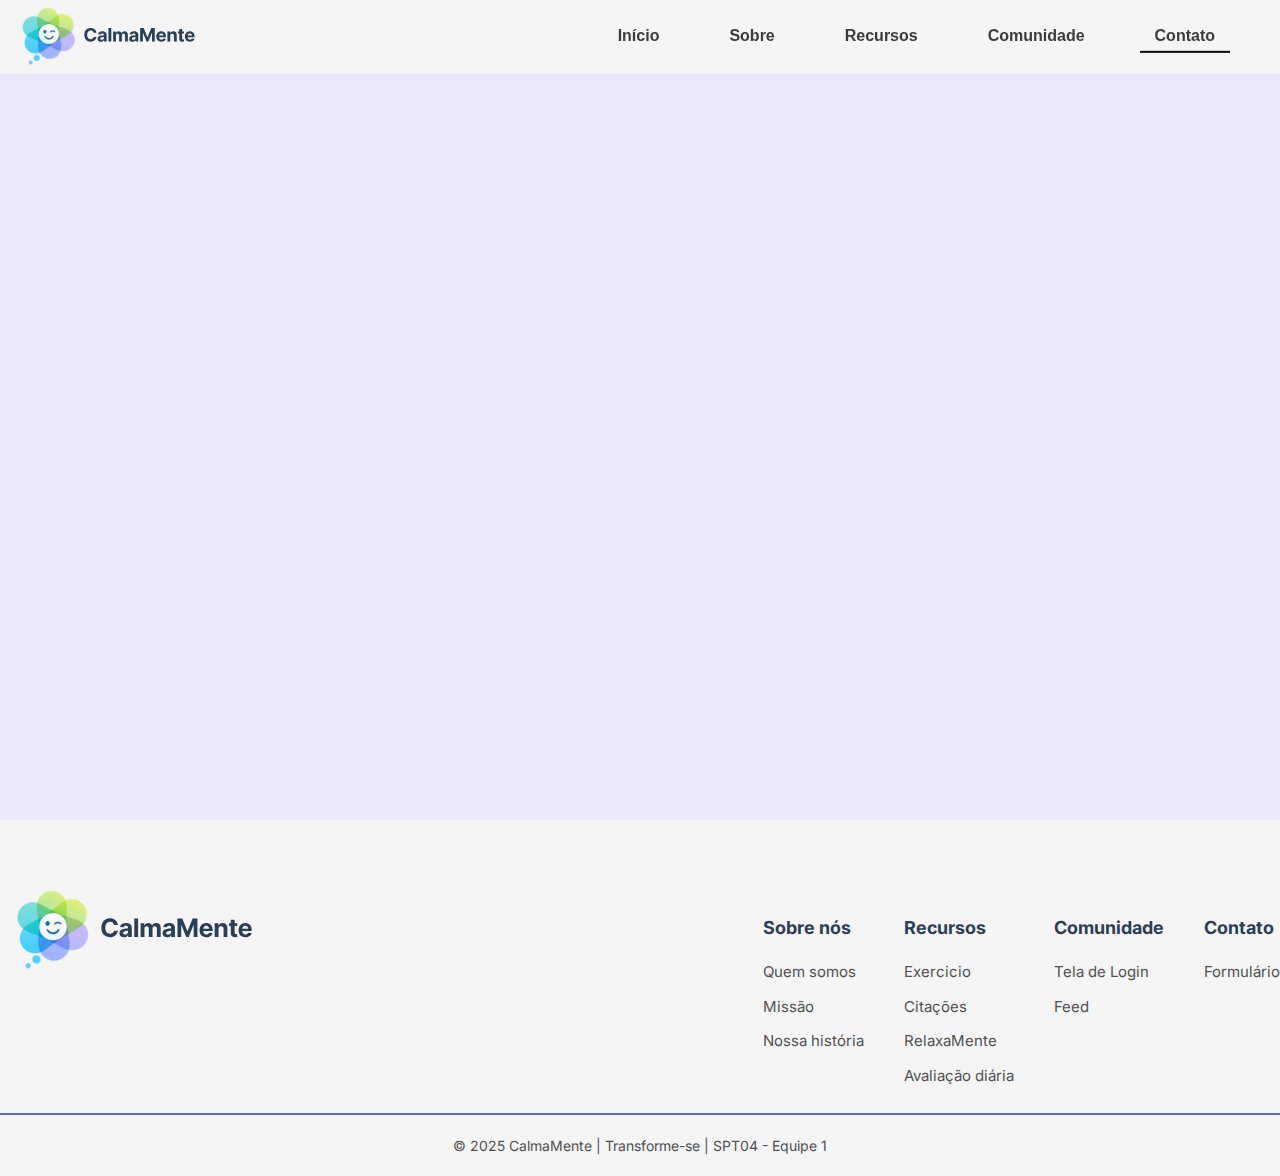
<file: 6_Obrigado/obrigado.html>
<!DOCTYPE html>
<html lang="pt-br">
  <head>
    <meta charset="UTF-8" />
    <meta name="viewport" content="width=device-width, initial-scale=1.0" />
    <link rel="stylesheet" href="./css/style.css" />
    <link rel="stylesheet" href="./css/responsive.css">
    <meta
      name="description"
      content="Conheça a história do CalmaMente, um projeto criado no Transforme-se para promover cuidado emocional, autoconhecimento e apoio à saúde mental."
    />
    <script>
      (function (d) {
        var s = d.createElement('script');
        s.setAttribute('data-account', 'ph0MEA04ba');
        s.setAttribute('src', 'https://cdn.userway.org/widget.js');
        (d.body || d.head).appendChild(s);
      })(document);
    </script>
    <link rel="icon" href="../img/favicon.svg" type="image/x-icon">
    <title>CalmaMente-Obrigado</title>
  </head>
  <body>
    <!--T1.1 = START [NAVIGATION MENU]-->

    <header id="header">
      <div class="navegacao">
        <div class="logo">
          <a href="../index.html"
            ><img src="img/logo_name.svg" alt="Logo CalmaMente"
          /></a>
        </div>

        <nav id="menu">
          <button id="btn-mobile" class="hamburguer"> <img src="./img/menu.svg" alt=""></button>
          <ul class="menu">
            <li>
              <a href="../index.html">Início</a>
            </li>
            <li>
            <a href="./sobre.html" >Sobre</a>
            </li>
            <li><a href="../3_Recursos/recursos.html">Recursos</a></li>
            <li><a href="../4_Comunidade/comunidade.html">Comunidade</a></li>
            <li><a href="../5_Contato/contato.html" class="active">Contato</a></li>
          </ul>

             <ul id="menu-mobile">
              <li><a href="../index.html">Início</a>
              </li>
              <li> <a href="./2_Sobre/sobre.">Sobre</a></li>
              <li><a href="../3_Recursos/recursos.html">Recursos</a></li>
              <li><a href="../4_Comunidade/comunidade.html">Comunidade</a></li>
              <li> <span class="inicio-linha-mobile"></span><a href="../5_Contato/contato.html">Contato</a></span></li>
            </ul>
          </nav>
        </nav>
      </div>
      <div class="progress-bar" id="myBar"></div>
    </header>

    <!--T1.0 = END [NAVIGATION MENU]-->
    <!--T2.1 = START [BANNER 1]-->

    <section>
      <div class="container">
        <div class="banner_1">
          <div class="texto">
            <h1>Obrigado</h1>
            <p>Recebemos suas informações sobre parcerias. Nossa equipe entrará em contato em breve através do e-mail fornecido</p>
            <a href="../5_Contato/contato.html" class="botao-voltar">Voltar para o site</a>
          </div>
          <div class="imagem">
            <img
              class="fundo"
              src="./assets/arco.svg"
              alt="Logo do CalmaMente"
            />
            <img class="smile" src="./assets/smile.svg" alt="" />
            <img class="detail" src="./assets/detail.svg" alt="" />
          </div>
        </div>
      </div>
    </section>

    <!--T2.0 = END [BANNER 1]-->
   
    
    <!--T7.1 = START [FOOTER]-->

    <footer class="footer">
      <div class="footer-container">
        <div class="esquerda">
          <div class="final-img">
            <img src="img/logo_name.svg" alt="logo" />
          </div>
        </div>
        <div class="direita">
          <ul class="menuDois">
            <li><h3>Sobre nós</h3></li>
            <li><a href="/">Quem somos</a></li>
            <li><a href="/">Missão</a></li>
            <li><a href="/">Nossa história</a></li>
          </ul>
          <ul class="menuDois">
            <li><h3>Recursos</h3></li>
            <li><a href="/">Exercicio</a></li>
            <li><a href="/">Citações</a></li>
            <li><a href="/">RelaxaMente</a></li>
            <li><a href="/">Avaliação diária</a></li>
          </ul>
          <ul class="menuDois">
            <li><h3>Comunidade</h3></li>
            <li><a href="/">Tela de Login</a></li>
            <li><a href="/">Feed</a></li>
          </ul>
          <ul class="menuDois">
            <li><h3>Contato</h3></li>
            <li><a href="/">Formulário</a></li>
          </ul>
        </div>
      </div>
      <div class="copy">
        <p>© 2025 CalmaMente | Transforme-se | SPT04 - Equipe 1</p>
      </div>
    </footer>

    <div class="footerResponsivo toggleFooterResponsivo" id="footerResponsivo">
        <div class="footerGrid">
            <div class="logoMarca">
                <div class="logoImagem">
                    <img src="../img/favicon.svg" alt="logomarca CalmaMente">
                </div>
                <h2>CalmaMente</h2>
            </div>
            <div class="redesSociais">
                <ul>
                    <li class="tamanhoImagemIcones"><a href="https://www.instagram.com/calmamente_br/?igsh=ZGs4c3k2cTY3Mjc%3D#" target="_blank" class="iconesRedes"><img src="../footerResponsivo/Instagram.svg" alt="Instagram"></a></li>
                    <li class="tamanhoImagemIcones"><a href="https://linktr.ee/CalmamenteSite" target="_blank" class="iconesRedes"><img src="../footerResponsivo/Youtube.svg" alt="Linktree"></a></li>
                    <li class="tamanhoImagemIcones"><a href="https://www.linkedin.com/in/calmamente/" target="_blank" class="iconesRedes"><img src="../footerResponsivo/Linkedin.svg" alt="Linkedin"></a></li>
                    <li class="tamanhoImagemIcones"><a href="https://open.spotify.com/playlist/1Q7Ee5jKvDUjMtUED3tmhe?si=Z28wkd2gQCejH7H3IaZMOA&pi=ZzzK0njFRNS70" target="_blank" class="iconesRedes"><img src="../footerResponsivo/Spotify.svg" alt="Spotify"></a></li>
                </ul>
            </div>
            <div class="infoCalmamente">
                <p>© 2025 CalmaMente | Transforme-se | SPT04 - Equipe 1</p>
            </div>
        </div>
    </div>

    <!--T7.0 = END [FOOTER]-->
    <div vw class="enabled">
      <div vw-access-button class="active"></div>
      <div vw-plugin-wrapper>
        <div class="vw-plugin-top-wrapper"></div>
      </div>
    </div>
    <script src="https://vlibras.gov.br/app/vlibras-plugin.js"></script>
    <script>
      new window.VLibras.Widget('https://vlibras.gov.br/app');
    </script>
    <script src="https://cdn.jsdelivr.net/npm/gsap@3.13.0/dist/gsap.min.js"></script>
    <script src="./js/script.js"></script>
  </body>
</html>

<!--T0.0 = END [HTML GENERAL SETTINGS]-->
<!--SYSTEM_CORE = END [HTML]-->
</file>
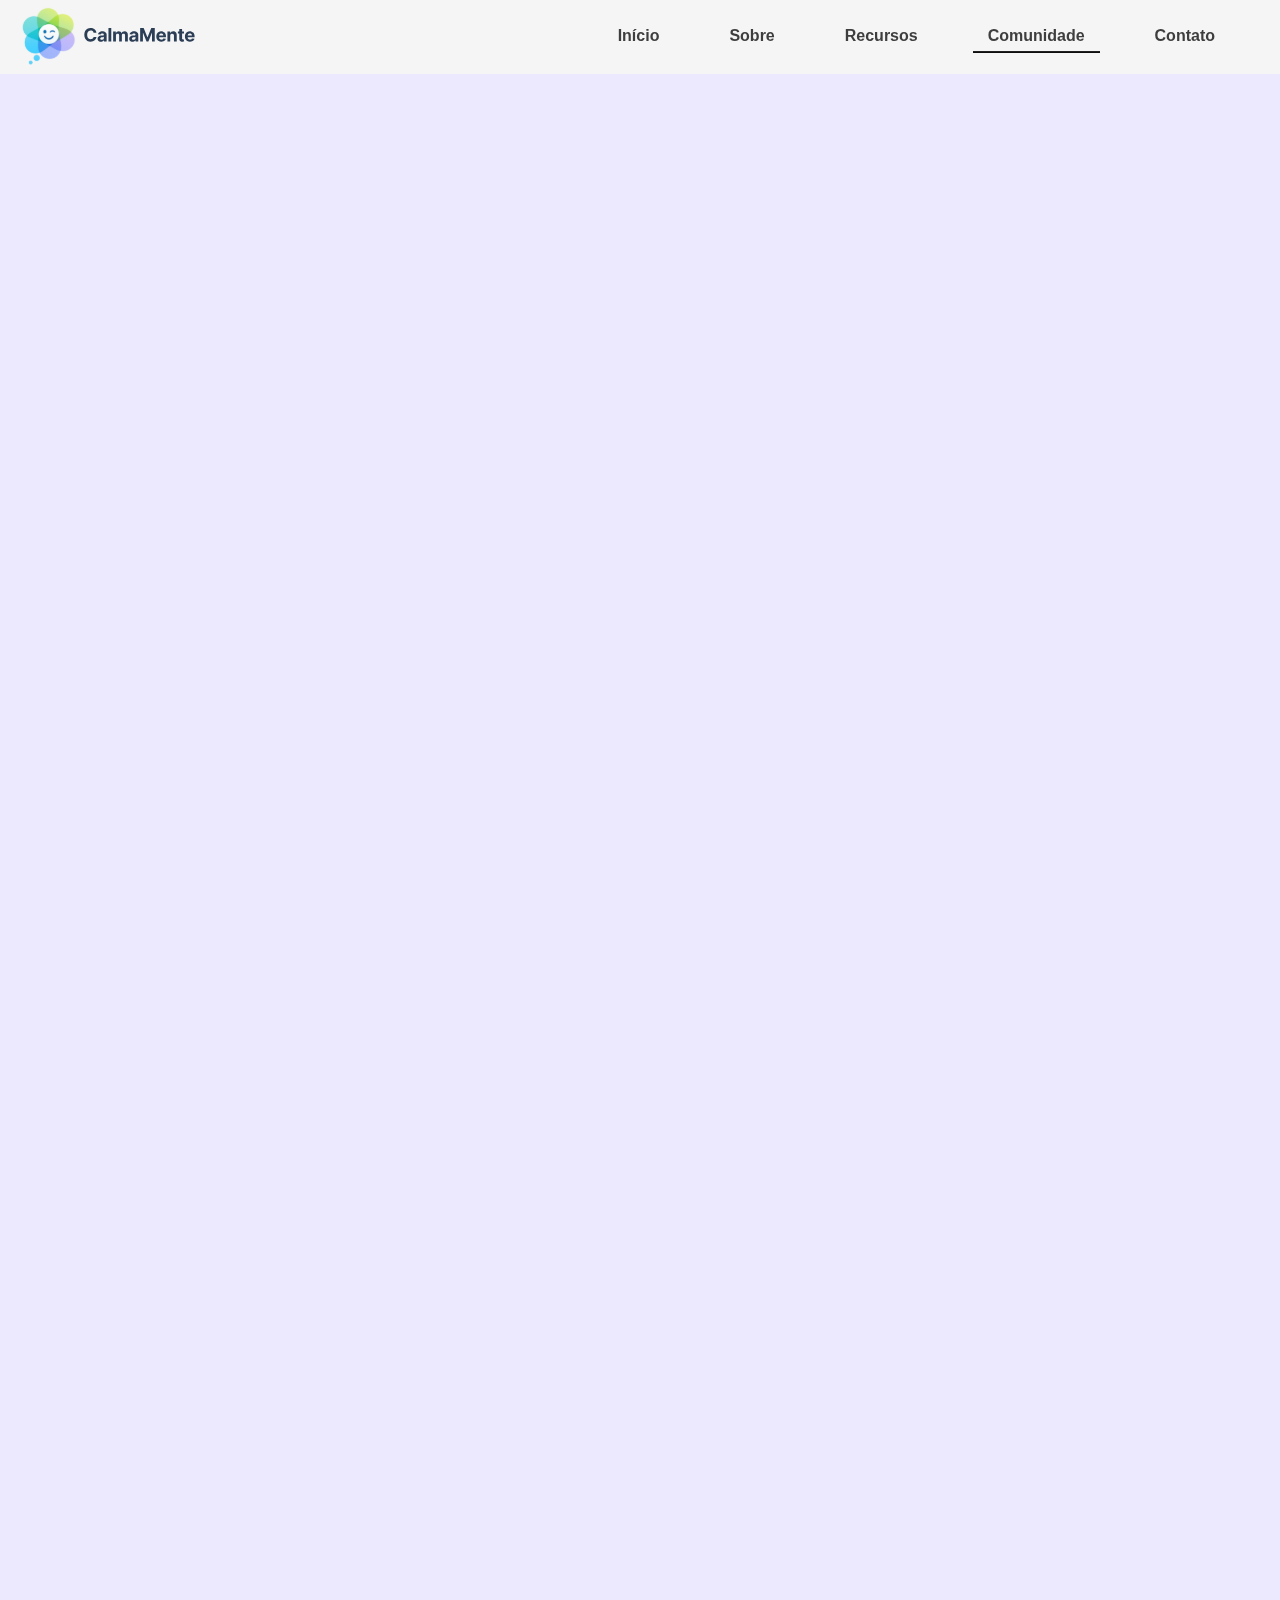
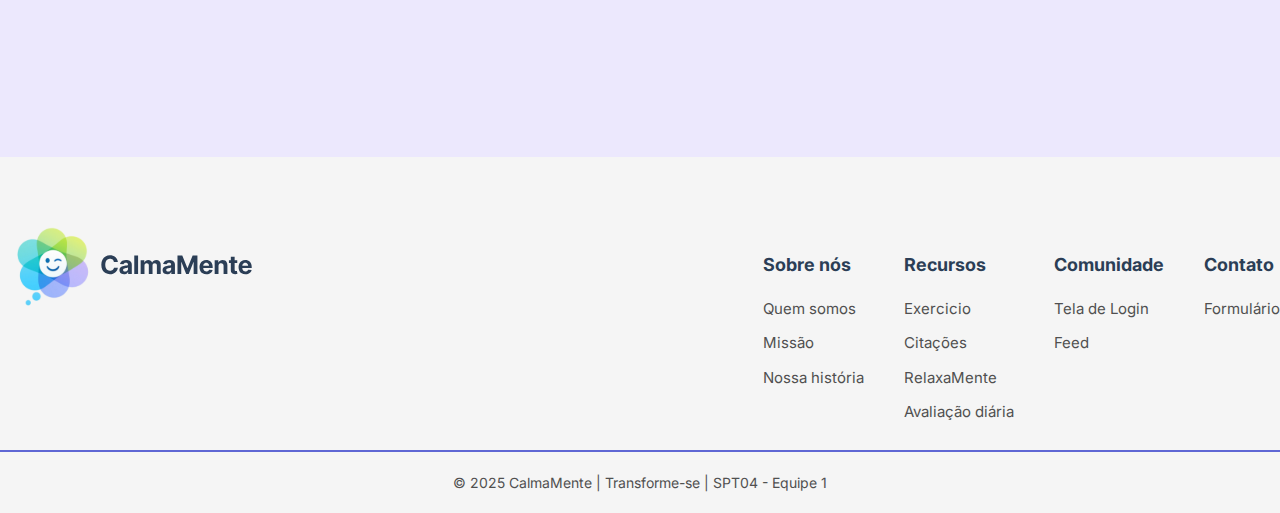
<file: 7_Artigos/artigos.html>
<!--SYSTEM_CORE = START [HTML]-->
<!--T0.1 = START [HTML GENERAL SETTINGS]-->

<!DOCTYPE html>
<html lang="pt-br">
  <head>
    <meta charset="UTF-8" />
    <meta name="viewport" content="width=device-width, initial-scale=1.0" />
    <link rel="stylesheet" href="./css/style.css" />
    <link rel="stylesheet" href="./css/responsive.css">
    <meta
      name="description"
      content="Conheça a história do CalmaMente, um projeto criado no Transforme-se para promover cuidado emocional, autoconhecimento e apoio à saúde mental."
    />
    <script>
      (function (d) {
        var s = d.createElement('script');
        s.setAttribute('data-account', 'ph0MEA04ba');
        s.setAttribute('src', 'https://cdn.userway.org/widget.js');
        (d.body || d.head).appendChild(s);
      })(document);
    </script>
    <link rel="icon" href="../img/favicon.svg" type="image/x-icon">
    <title>CalmaMente</title>
  </head>
  <body>
    <!--T1.1 = START [NAVIGATION MENU]-->

    <header id="header">
      <div class="navegacao">
        <div class="logo">
          <a href="../index.html"
            ><img src="img/logo_name.svg" alt="Logo CalmaMente"
          /></a>
        </div>

        <nav id="menu">
          <button id="btn-mobile" class="hamburguer"> <img src="./img/menu.svg" alt=""></button>
          <ul class="menu">
            <li>
              <a href="../index.html">Início</a>
            </li>
            <li>
            <a href="./sobre.html">Sobre</a>
            </li>
            <li><a href="../3_Recursos/recursos.html">Recursos</a></li>
            <li><a href="../4_Comunidade/comunidade.html" class="active">Comunidade</a></li>
            <li><a href="../5_Contato/contato.html">Contato</a></li>
          </ul>

             <ul id="menu-mobile">
              <li><a href="../index.html">Início</a>
              </li>
              <li> <a href="./2_Sobre/sobre.">Sobre</a></li>
              <li><a href="../3_Recursos/recursos.html">Recursos</a></li>
              <li> <span class="inicio-linha-mobile"><a href="../4_Comunidade/comunidade.html">Comunidade</a></span></li>
              <li><a href="../5_Contato/contato.html">Contato</a></li>
            </ul>
          </nav>
        </nav>
      </div>
      <div class="progress-bar" id="myBar"></div>
    </header>

    <!--T1.0 = END [NAVIGATION MENU]-->
    <!--T2.1 = START [BANNER 1]-->

    <section>
      <div class="container">
        <div class="banner_1">
          <div class="texto">
            <h1>Artigos do Calmamente</h1>
            <p>Aprofunde seus conhecimentos sobre saúde mental, autoconhecimento e equilíbrio emocional com nossos conteúdos exclusivos, elaborados por especialistas e voluntários da área</p>
          </div>
          <div class="imagem">
            <img
              src="./img/artigo.png"
              alt="Logo do CalmaMente"
            />
          </div>
        </div>
      </div>
    </section>

    <!--T2.0 = END [BANNER 1]-->
    <!--T3.1 = START [BANNER 2]-->

    <section>
      <div class="container">
        <div class="banner_2">
          <div class="agrupamento">
            <div class="imagem">
              <div class="titulo">
                <img
                  src="../4_Comunidade/img/comunidade_banner3.1.png"
                  alt="duas pessoas conversando para representar a missão do CalmaMente"
                />
                <h2>Mindfulness para iniciantes</h2>
              </div>
              <p>
                A atenção plena consiste em focar no momento presente sem julgamentos ou distrações. Para começar, reserve cinco minutos do dia para observar sensações físicas ou sons ao redor. Essa prática reduz o estresse e ajuda a treinar a mente para não se perder em preocupações.
              </p>
            </div>
            <div class="imagem">
              <div class="titulo">
                <img
                  src="../4_Comunidade/img/comunidade_banner3.2.png"
                  alt="Uma montanha com um sol representando nossa visão do CalmaMente"
                />
                <h2>Respiração e ansiedade</h2>
              </div>
              <p>
                A respiração profunda é uma ferramenta biológica poderosa para acalmar o sistema nervoso em momentos de crise. Ao inspirar lentamente pelo nariz e expirar pela boca, você sinaliza ao cérebro que está em segurança. Esse exercício simples reduz a frequência cardíaca e ajuda a retomar o controle emocional rapidamente
              </p>
            </div>
            <div class="imagem">
              <div class="titulo">
                <img
                  src="../4_Comunidade/img/comunidade_banner3.3.png"
                  alt="pessoa meditando para representar os valores do CalmaMente"
                />
                <h2>Como lidar com dias difíceis</h2>
              </div>
              <p>
                Em dias pesados, priorize o acolhimento próprio e reconheça que está tudo bem não estar bem. Diminua o ritmo, foque apenas nas tarefas essenciais e evite se cobrar por produtividade excessiva. Lembre-se que sentimentos são passageiros e que o descanso é fundamental para a recuperação emocional.
              </p>
            </div>
          </div>
        </div>
      </div>
    </section>

    

    <section>
      <div class="container">
        <div class="banner_3">
          <div class="texto">
            <h2 class="blog">Nosso Blog</h2>
            <p>
              O Blog CalmaMente é um espaço de pausa, escuta e troca. Aqui, compartilhamos conteúdos sobre saúde emocional, autocuidado, bem-estar e desenvolvimento pessoal, com uma linguagem leve, acessível e humana. Cada texto é um convite para desacelerar, refletir e cuidar da mente no meio da rotina, mostrando que buscar equilíbrio emocional também é um ato de coragem e consciência.
            </p>
          </div>
          <div class="botao">
            <a class="botao-blog" href="https://calmamente-br.blogspot.com/" target="_blank">Acessar nosso Blog</a>
          </div>
        </div>
      </div>
    </section>

    <!--T3.0 = END [BANNER 2]-->
    
    <!--T7.1 = START [FOOTER]-->

    <footer class="footer">
      <div class="footer-container">
        <div class="esquerda">
          <div class="final-img">
            <img src="img/logo_name.svg" alt="logo" />
          </div>
        </div>
        <div class="direita">
          <ul class="menuDois">
            <li><h3>Sobre nós</h3></li>
            <li><a href="/">Quem somos</a></li>
            <li><a href="/">Missão</a></li>
            <li><a href="/">Nossa história</a></li>
          </ul>
          <ul class="menuDois">
            <li><h3>Recursos</h3></li>
            <li><a href="/">Exercicio</a></li>
            <li><a href="/">Citações</a></li>
            <li><a href="/">RelaxaMente</a></li>
            <li><a href="/">Avaliação diária</a></li>
          </ul>
          <ul class="menuDois">
            <li><h3>Comunidade</h3></li>
            <li><a href="/">Tela de Login</a></li>
            <li><a href="/">Feed</a></li>
          </ul>
          <ul class="menuDois">
            <li><h3>Contato</h3></li>
            <li><a href="/">Formulário</a></li>
          </ul>
        </div>
      </div>
      <div class="copy">
        <p>© 2025 CalmaMente | Transforme-se | SPT04 - Equipe 1</p>
      </div>
    </footer>

    <div class="footerResponsivo toggleFooterResponsivo" id="footerResponsivo">
        <div class="footerGrid">
            <div class="logoMarca">
                <div class="logoImagem">
                    <img src="../img/favicon.svg" alt="logomarca CalmaMente">
                </div>
                <h2>CalmaMente</h2>
            </div>
            <div class="redesSociais">
                <ul>
                    <li class="tamanhoImagemIcones"><a href="https://www.instagram.com/calmamente_br/?igsh=ZGs4c3k2cTY3Mjc%3D#" target="_blank" class="iconesRedes"><img src="../footerResponsivo/Instagram.svg" alt="Instagram"></a></li>
                    <li class="tamanhoImagemIcones"><a href="https://linktr.ee/CalmamenteSite" target="_blank" class="iconesRedes"><img src="../footerResponsivo/Youtube.svg" alt="Linktree"></a></li>
                    <li class="tamanhoImagemIcones"><a href="https://www.linkedin.com/in/calmamente/" target="_blank" class="iconesRedes"><img src="../footerResponsivo/Linkedin.svg" alt="Linkedin"></a></li>
                    <li class="tamanhoImagemIcones"><a href="https://open.spotify.com/playlist/1Q7Ee5jKvDUjMtUED3tmhe?si=Z28wkd2gQCejH7H3IaZMOA&pi=ZzzK0njFRNS70" target="_blank" class="iconesRedes"><img src="../footerResponsivo/Spotify.svg" alt="Spotify"></a></li>
                </ul>
            </div>
            <div class="infoCalmamente">
                <p>© 2025 CalmaMente | Transforme-se | SPT04 - Equipe 1</p>
            </div>
        </div>
    </div>

    <!--T7.0 = END [FOOTER]-->
    <div vw class="enabled">
      <div vw-access-button class="active"></div>
      <div vw-plugin-wrapper>
        <div class="vw-plugin-top-wrapper"></div>
      </div>
    </div>
    <script src="https://vlibras.gov.br/app/vlibras-plugin.js"></script>
    <script>
      new window.VLibras.Widget('https://vlibras.gov.br/app');
    </script>
    <script src="https://cdn.jsdelivr.net/npm/gsap@3.13.0/dist/gsap.min.js"></script>
    <script src="./js/script.js"></script>
  </body>
</html>

<!--T0.0 = END [HTML GENERAL SETTINGS]-->
<!--SYSTEM_CORE = END [HTML]-->
</file>
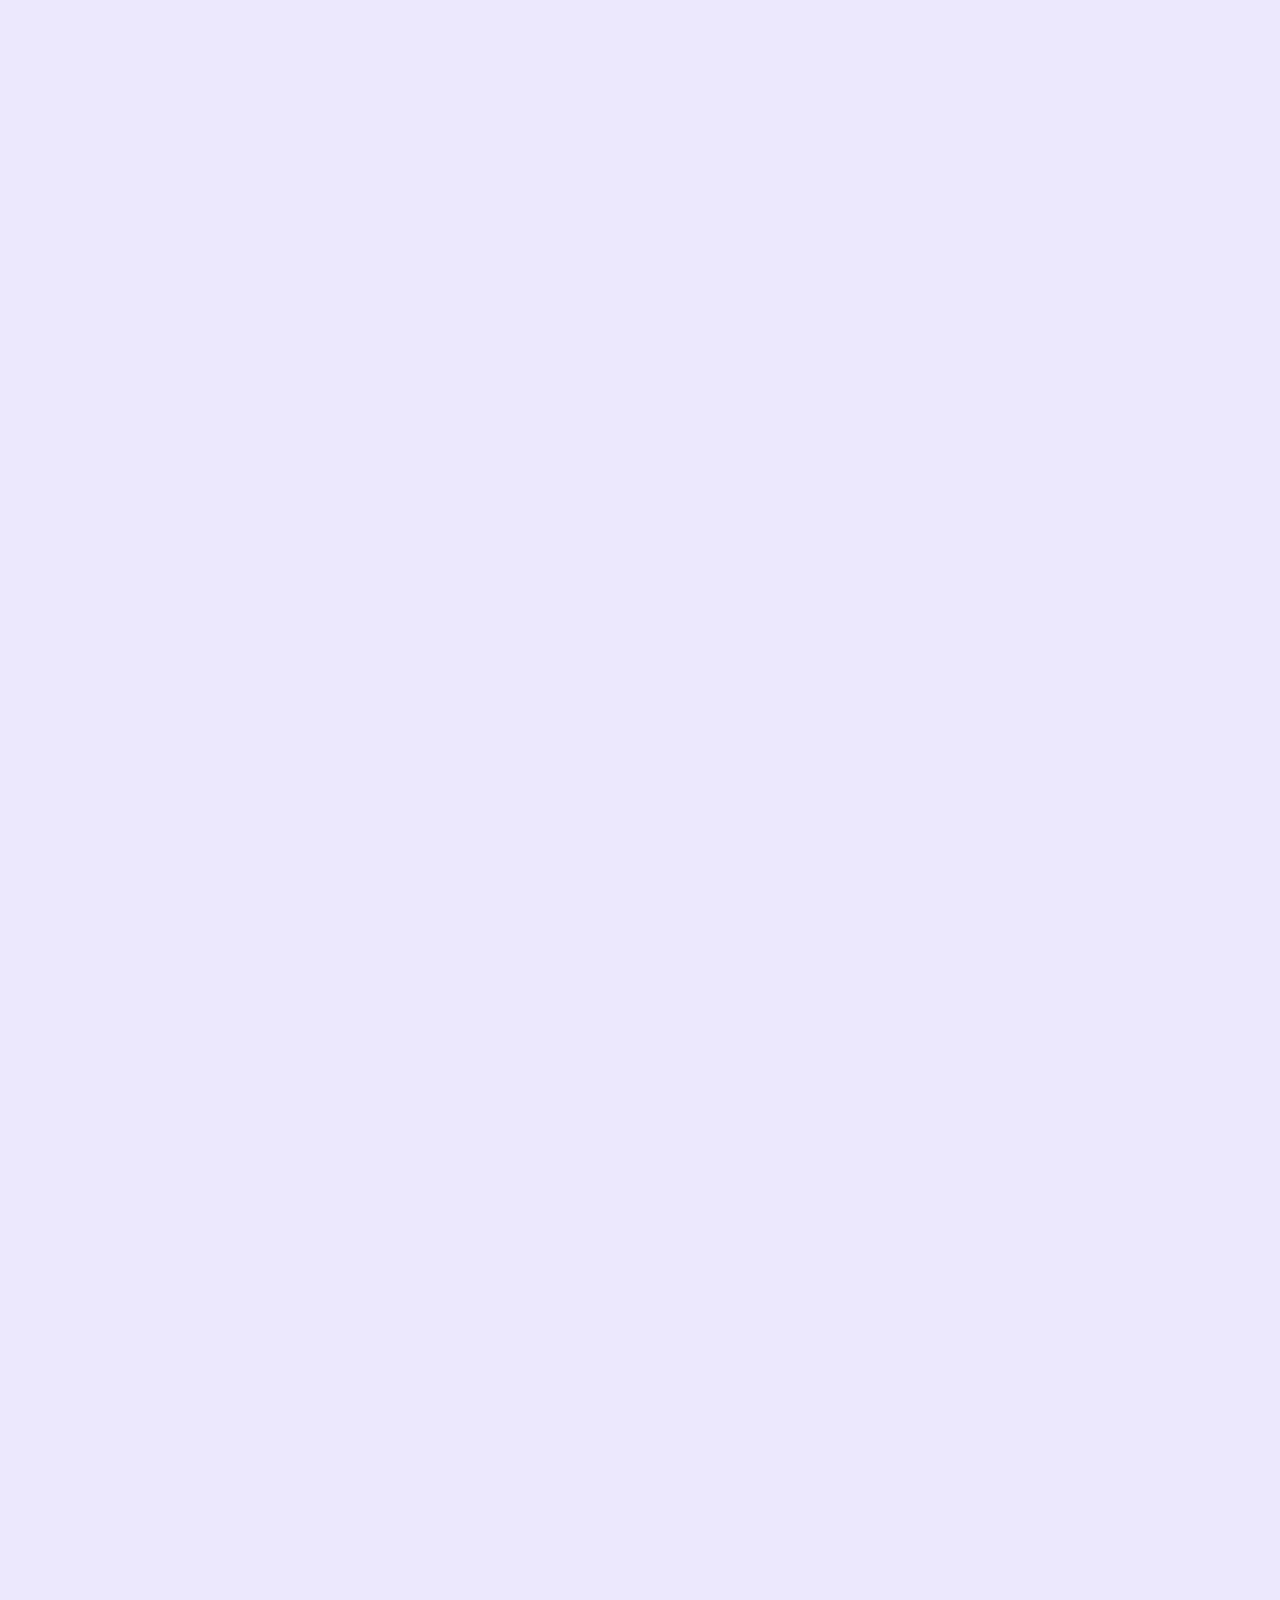
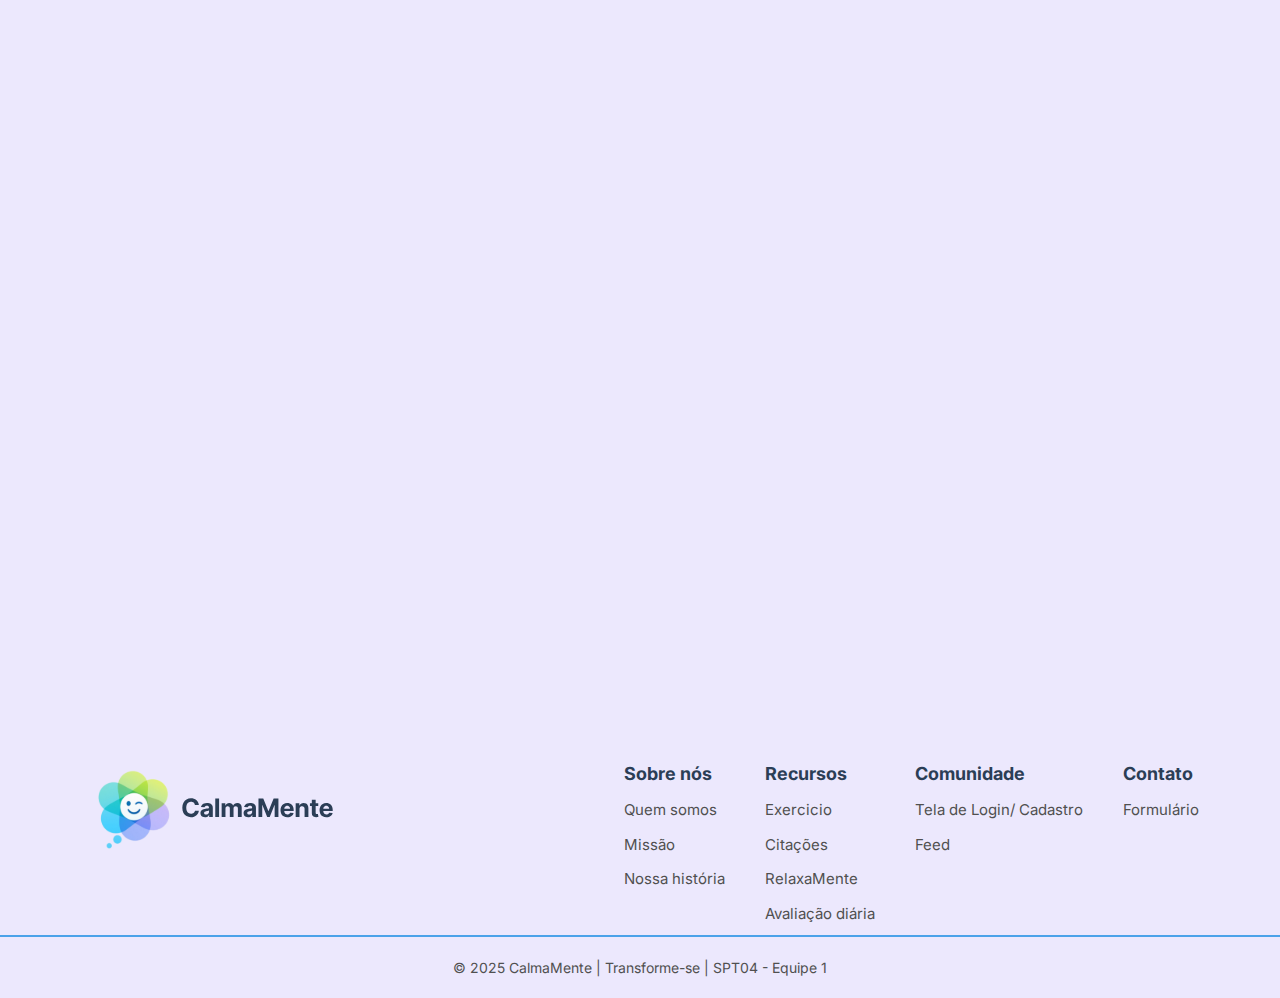
<file: docs/2_Sobre/sobre.html>
<!--SYSTEM_CORE = START [HTML]-->
<!--T0.1 = START [HTML GENERAL SETTINGS]-->

<!DOCTYPE html>
<html lang="pt-br">
<head>
    <meta charset="UTF-8">
    <meta name="viewport" content="width=device-width, initial-scale=1.0">
    <link rel="stylesheet" href="./css/style.css">
    <meta name="description" content="Conheça a história do CalmaMente, um projeto criado no Transforme-se para promover cuidado emocional, autoconhecimento e apoio à saúde mental.">
    <script>
    (function(d){
        var s = d.createElement("script");
        s.setAttribute("data-account", "ph0MEA04ba");
        s.setAttribute("src", "https://cdn.userway.org/widget.js");
        (d.body || d.head).appendChild(s);
    })(document);
</script>
    <title>CalmaMente </title>
</head>
<body>
    
<!--T1.1 = START [NAVIGATION MENU]-->

        <header> 
            <div class="container">
                <div class="navegacao">
                    <div class="logo">
                    <img src="/2_Sobre/img/logo_name.svg" alt="Logo CalmaMente">
                    </div>
                    <nav>
                        <ul class="menu">
                            <li><a href="../index.html">Início</a></li>
                            <li> <span class="sobre-linha"><a href="/2_Sobre/sobre.html">Sobre</a></span></li>
                            <li><a href="../3_Recursos/recursos.html">Recursos</a></li>
                            <li><a href="../4_Comunidade/comunidade.html">Comunidade</a></li>
                            <li><a href="../5_Contato/contato.html">Contato</a></li>
                        </ul>
                    </nav>
                </div>
            </div>
        </header>


<!--T1.0 = END [NAVIGATION MENU]-->
<!--T2.1 = START [BANNER 1]-->

        <section>
            <div class="container">
                <div class="banner_1">

                   <div class="texto">
                        <h1>Sobre o CalmaMente</h1>
                        <p>Por uma mente mais leve e um mundo mais empático</p>
                   </div>
                   <div class="imagem">
                        <img src="./img/sobre_banner1.png" alt="Logo CalmaMente">
                   </div>

                </div>
            </div>
        </section>

<!--T2.0 = END [BANNER 1]-->
<!--T3.1 = START [BANNER 2]-->

        <section>
                <div class="container">
                    <div class="banner_2">

                        <div class="agrupamento">
                            <div class="imagem">
                                <div class="titulo">
                                    <img src="./img/sobre_banner2.1.png" alt="duas pessoas conversando para representar a missão do CalmaMente">
                                    <h2>Missão</h2>
                                </div>
                                <p>Promover o bem-estar emocional de todos por meio da tecnologia, criando um espaço digital seguro, acessível e acolhedor onde cada pessoa possa respirar, refletir e se expressar livremente.</p>
                            </div> 
                            <div class="imagem">
                                <div class="titulo">
                                    <img src="./img/sobre_banner2.2.png" alt="Uma montanha com um sol representando nossa visão do CalmaMente">
                                    <h2>Visão</h2>
                                </div>
                                <p>Ser uma plataforma referência em apoio emocional para pessoas, unindo tecnologia, empatia e inclusão para transformar a forma como as pessoas cuidam da mente no ambiente digital.</p>
                            </div> 
                            <div class="imagem">
                                <div class="titulo">
                                    <img src="./img/sobre_banner2.3.png" alt="pessoa meditando para representar os valores do CalmaMente">
                                    <h2>Valores</h2>
                                </div>
                                    <p>Nossos quatro valores orientam nossas decisões e nos incentivam a sempre fazer mais: Acolhimento, Inclusão, Empatia e Esperança.</p>
                            </div>
                        </div>

                   </div>
                </div>
        </section>
       

<!--T3.0 = END [BANNER 2]-->
<!--T4.1 = START [BANNER 3]-->

        <section>
            <div class="container">
                <div class="banner_3">

                    <div class="texto">
                        <p class="texto_3">No CalmaMente, acreditamos que cuidar da mente deve ser algo leve, acessível e feito com amor. Criamos um espaço digital para pessoas que desejam entender, expressar e fortalecer sua saúde mental de forma divertida e acolhedora.</p>
                        <p>Por meio do nosso site, oferecemos ferramentas práticas de bem-estar, desde reflexões diárias, exercícios de respiração guiados e playlists relaxantes até uma comunidade segura onde todos podem compartilhar apoio e experiências.</p>
                        <p>Nosso propósito é tornar o autocuidado emocional parte do cotidiano, sem julgamentos ou barreiras. A equipe por trás do CalmaMente une mentes criativas, educadores e desenvolvedores comprometidos em usar a tecnologia como ponte para empatia e conexão. Aqui, acreditamos que pequenas pausas podem gerar grandes transformações.</p>
                   </div>
                </div>
            </div>
        </section>

<!--T4.0 = END [BANNER 3]-->
<!--T5.1 = START [BANNER 4]-->
<!--T5.0 = END [BANNER 4]-->
<!--T7.1 = START [FOOTER]-->
    
     <footer class="footer">
        <div class="footer-container">

            <div class="esquerda">
                <div class="final-img">
                    <img src="/docs/img/logo_name.svg" alt="logo">
                </div>
            </div>
            <div class="direita">
                <ul class="menuDois">
                    <li><h3>Sobre nós</h3></li>
                    <li><a href="/">Quem somos</a></li>
                    <li><a href="/">Missão</a></li>
                    <li><a href="/">Nossa história</a></li>
                </ul>
                 <ul class="menuDois">
                    <li><h3>Recursos</h3></li>
                    <li><a href="/">Exercicio</a></li>
                    <li><a href="/">Citações</a></li>
                    <li><a href="/">RelaxaMente</a></li>
                    <li><a href="/">Avaliação diária</a></li>
                </ul>
                 <ul class="menuDois">
                    <li><h3>Comunidade</h3></li>
                    <li><a href="/">Tela de Login/ Cadastro</a></li>
                    <li><a href="/">Feed</a></li>
                </ul>
                 <ul class="menuDois">
                    <li><h3>Contato</h3></li>
                    <li><a href="/">Formulário</a></li>
                </ul>
            </div>

        </div>
        <div class="copy">
            <p>© 2025 CalmaMente | Transforme-se | SPT04 - Equipe 1</p>
        </div>
    </footer>
    
<!--T7.0 = END [FOOTER]-->
<div vw class="enabled">
    <div vw-access-button class="active"></div>
    <div vw-plugin-wrapper>
      <div class="vw-plugin-top-wrapper"></div>
    </div>
  </div>
  <script src="https://vlibras.gov.br/app/vlibras-plugin.js"></script>
  <script>
    new window.VLibras.Widget('https://vlibras.gov.br/app');
  </script>
<script src="https://cdn.jsdelivr.net/npm/gsap@3.13.0/dist/gsap.min.js"></script>
<script src="./js/script.js"></script>

</body>
</html>

<!--T0.0 = END [HTML GENERAL SETTINGS]-->
<!--SYSTEM_CORE = END [HTML]-->
</file>
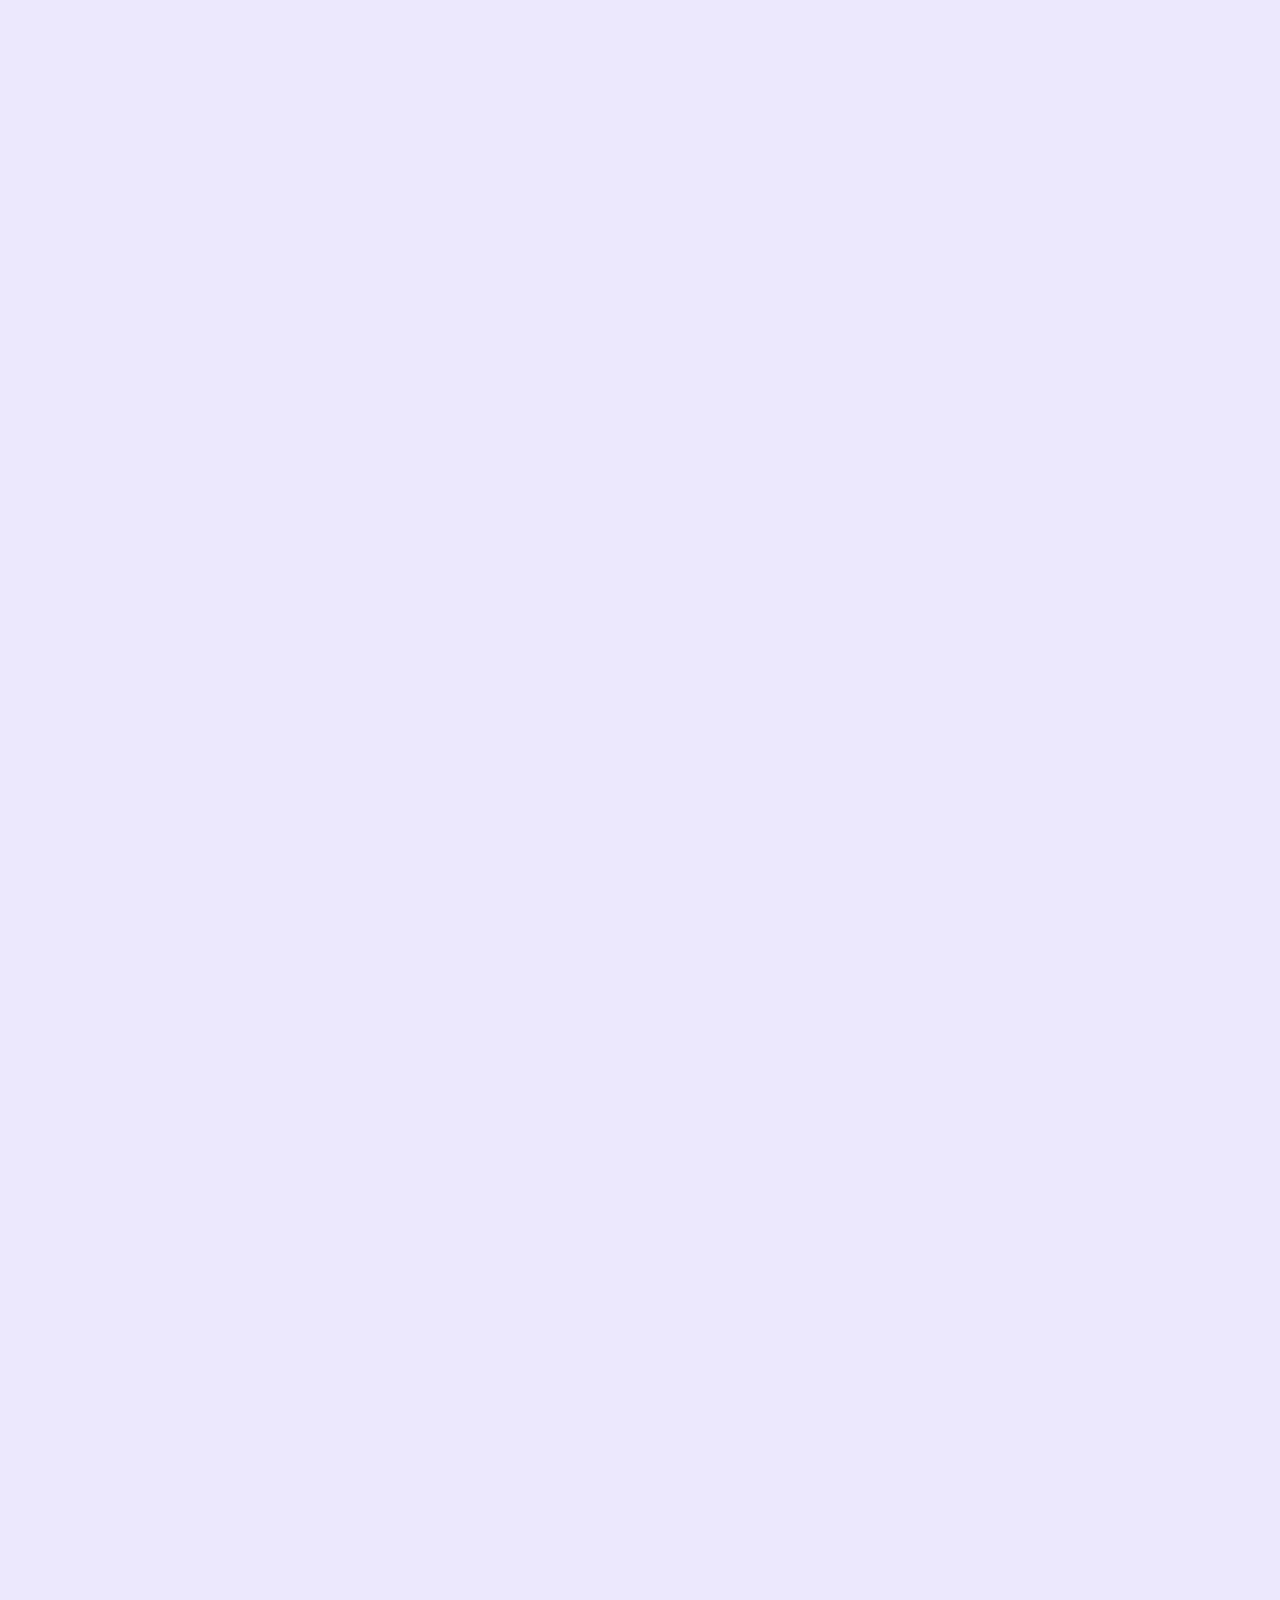
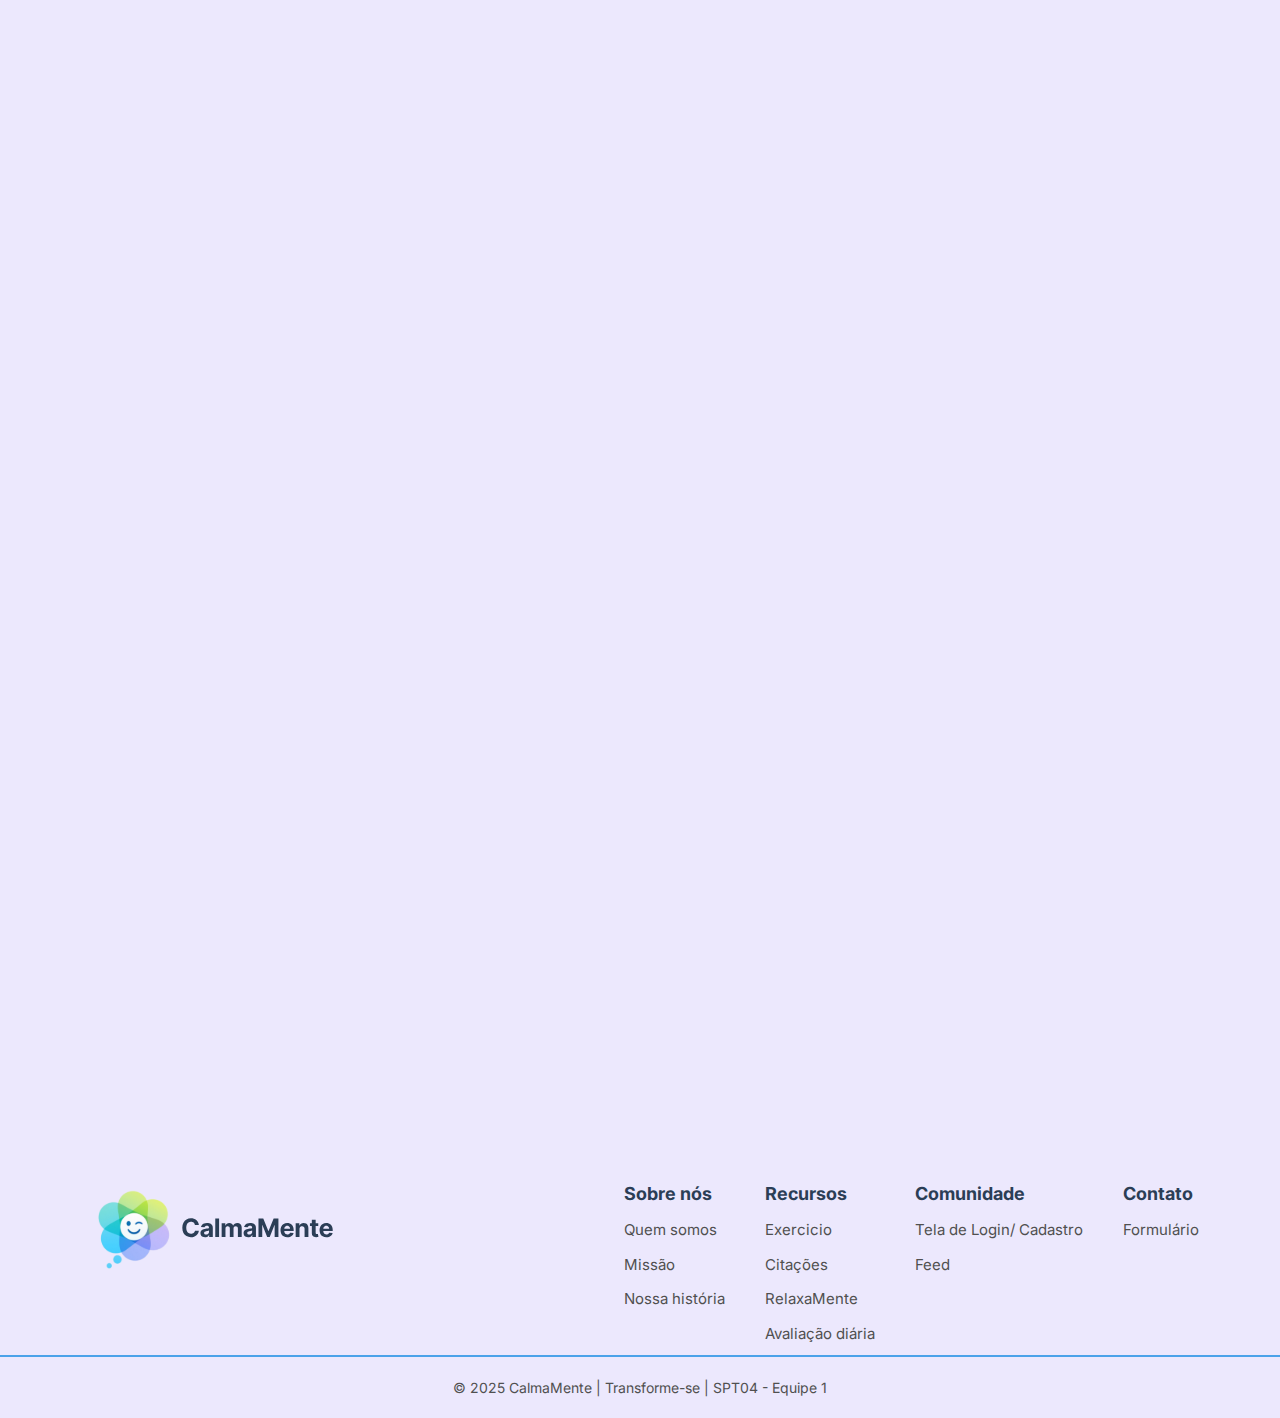
<file: docs/3_Recursos/recursos.html>
<!--SYSTEM_CORE = START [HTML]-->
<!--T0.1 = START [HTML GENERAL SETTINGS]-->

<!DOCTYPE html>
<html lang="pt-br">
<head>
    <meta charset="UTF-8">
    <meta name="viewport" content="width=device-width, initial-scale=1.0">
    <link rel="stylesheet" href="./css/style.css">
    <meta name="description" content="Descubra os recursos do CalmaMente: ferramentas práticas, exercícios e conteúdos pensados para auxiliar no cuidado da sua saúde mental.">
    <script>
    (function(d){
        var s = d.createElement("script");
        s.setAttribute("data-account", "ph0MEA04ba");
        s.setAttribute("src", "https://cdn.userway.org/widget.js");
        (d.body || d.head).appendChild(s);
    })(document);
</script>
    <title>CalmaMente </title>
</head>
<body>

<!--T1.1 = START [NAVIGATION MENU]-->

    <header> 
        <div class="container">
            <div class="navegacao">
                <div class="logo">
                    <img src="../3_Recursos/img/logo_name.svg" alt="Logo CalmaMente">
                </div>
                <nav>
                    <ul class="menu">
                        <li><a href="index.html">Início</a></li>
                        <li> <a href="2_Sobre/sobre.html">Sobre</a></li>
                        <li><span class="recursos-linha"><a href="3_Recursos/recursos.html">Recursos</a></span></li>
                        <li><a href="4_Comunidade/comunidade.html">Comunidade</a></li>
                        <li><a href="5_Contato/contato.html">Contato</a></span></li>
                    </ul>
                </nav>
            </div>
        </div>
    </header>

<!--T1.0 = END [NAVIGATION MENU]-->
<!--T2.1 = START [BANNER 1]-->

    <main> 
        <section>
                <div class="container">
                    <div class="banner_1">
                        <div class="texto">
                        <div class="containerTextoPrincipal">
                                <h1>Ferramentas para cuidar da mente de forma leve e acessível</h1>
                                <p>Cuide da sua saúde mental com recursos e conteúdos que inspiram e promovem bem-estar.</p>
                        </div>
                        </div>
                        <div class="imagem">
                        <div class="containerImagem_1" >
                                <img src="/3_Recursos/img/recursos_banner1.png" alt="Imagem de uma criança sentada sobre uma nuvem e em volta dele elementos como emojis, notas musicais e batimentos do coração.">
                        </div>
                    </div>
                    </div>
                </div>
            </section>

<!--T2.0 = END [BANNER 1]-->
<!--T3.1 = START [BANNER 2]-->

         <section>
            <div class="container">
                <div class="banner_2">
                <article class="banner_2 bannerLimiteTamanho">

                    <div class="containerQuiz">
                        <h2>Check com o CalmaMente</h2>
                        <p>Como você está se sentindo hoje?</p>
                    </div>

                    <div class="containerSentimentos">

                        <div class="sentimentos">
                        <img  id="reacao-feliz" src="/3_Recursos/img/reacao-1-feliz.svg">
                        <p>feliz</p>
                        </div>
                        
                        <div class="sentimentos">
                        <img  id="reacao-chateado" src="/3_Recursos/img/reacao-2-chateado.svg">
                        <p>chateado</p>
                        </div>
                        
                        <div class="sentimentos">              
                        <img  id="reacao-surpreso" src="/3_Recursos/img/reacao-3-surpreso.svg">
                        <p>surpreso</p>
                        </div>      

                        <div class="sentimentos">
                        <img id="reacao-ansioso" src="/3_Recursos/img/reacao-4-ansioso.svg">
                        <p>ansioso</p>
                        </div>

                        <div class="sentimentos">
                        <img  id="reacao-contente" src="/3_Recursos/img/reacao-5-contente.svg">
                        <p>contente</p>
                        </div>

                        <div class="sentimentos">
                        <img id="reacao-entediado"  src="/3_Recursos/img/reacao-6-entendiado.svg">
                        <p>entendiado</p>
                        </div>

                    </div>

                </article>
                </div>
            </div>
        </section>

<!--T3.0 = END [BANNER 2]-->
<!--T4.1 = START [BANNER 3]-->

        <section>
            <div class="container">
                <div class="banner_3">

                <article class="banner_3 bannerLimiteTamanho2">

                    <div class="exercicioRespiracao">
                        <div class="respirar">
                            <p id="inspirar" class="textoRespiracao">Inspire...</p>
                            <img src="./img/recursos_banner3.png" alt="Imagem de um medidor de batimentos cardíacos.">
                            <p id="expirar" class="textoRespiracao">Expire...</p>
                        </div>
                        <div class="containerExerciciosInterativo">
                            <div>
                        <h2>Exercício de respiração</h2>
                    </div>
                            <div id="barraTempo"></div>
                            <div>
                                <button class="btnRespiracao" id="botao">Iniciar Respiração</button>
                            </div>
                        </div>
                    </div>

                </article>
                </div>
            </div>
        </section>

<!--T4.0 = END [BANNER 3]-->
<!--T5.1 = START [BANNER 4]-->

        <section>
            <div class="container">
                <div class="banner_4">
                <div class="banner_4 bannerLimiteTamanho3">

                    <div id="containerCitacaoAlinhamento" class="containerCitacao">
                        <div>
                            <h2>Citação</h2>
                        </div>
                        <div class="containerCitacaoTextos">
                            <p id="textoCitacao">"Se você não pode voar, corra. Se não pode correr, ande. Se não pode andar, rasteje. Mas, acima de tudo, continue em frente".</p>
                            <p id="textoAutorCitacao">Martin Luther King Jr</p>
                        </div>
                        
                    </div>
                    <div id="playlistAlinhamento" class="playlist">
                        <div>
                            <h2>Relaxamente</h2>
                        </div>
                        <div class="citacaoAudio">
                            <div class="playAudioCitacao">
                                <div class="playlistCapa">
                                    <img src="./img/playlistCapa.jpg" alt="">
                                </div>

                            </div>
                        </div>
                                <div id="animation" class="botoes">
                                    <img id="voltarMusica" src="./img/voltarMusica.svg" alt="Botão de play para tocar audio da citação inspiradora do dia.">
                                    <img id="botaoPlay" class="botaoPlayPause " src="./img/botaoPlay.svg" alt="Botão de play para tocar audio da citação inspiradora do dia.">
                                    <img id="botaoPause" class="botaoPlayPause desativa" src="./img/botaoPause.svg" alt="Botão de play para tocar audio da citação inspiradora do dia.">
                                    <img id="proxMusica" src="./img/proxMusica.svg" alt="Botão de play para tocar audio da citação inspiradora do dia.">
                                </div>
                        </div>
                    </div>

                </div>
                </div>
            </div>
        </section>


        <div vw class="enabled">
    <div vw-access-button class="active"></div>
    <div vw-plugin-wrapper>
      <div class="vw-plugin-top-wrapper"></div>
    </div>
  </div>
  <script src="https://vlibras.gov.br/app/vlibras-plugin.js"></script>
  <script>
    new window.VLibras.Widget('https://vlibras.gov.br/app');
  </script>
    </main>

<!--T5.0 = END [BANNER 4]-->
<!--T6.1 = START [FOOTER]-->
   
     <footer class="footer">
        <div class="footer-container">

            <div class="esquerda">
                <div class="final-img">
                    <img src="/3_Recursos/img/logo_name.svg" alt="logo">
                </div>
            </div>
            <div class="direita">
                <ul class="menuDois">
                    <li><h3>Sobre nós</h3></li>
                    <li><a href="/">Quem somos</a></li>
                    <li><a href="/">Missão</a></li>
                    <li><a href="/">Nossa história</a></li>
                </ul>
                 <ul class="menuDois">
                    <li><h3>Recursos</h3></li>
                    <li><a href="/">Exercicio</a></li>
                    <li><a href="/">Citações</a></li>
                    <li><a href="/">RelaxaMente</a></li>
                    <li><a href="/">Avaliação diária</a></li>
                </ul>
                 <ul class="menuDois">
                    <li><h3>Comunidade</h3></li>
                    <li><a href="/">Tela de Login/ Cadastro</a></li>
                    <li><a href="/">Feed</a></li>
                </ul>
                 <ul class="menuDois">
                    <li><h3>Contato</h3></li>
                    <li><a href="/">Formulário</a></li>
                </ul>
            </div>

        </div>
        <div class="copy">
            <p>© 2025 CalmaMente | Transforme-se | SPT04 - Equipe 1</p>
        </div>
    </footer>

<!--T6.0 = END [FOOTER]-->

<script src="https://cdn.jsdelivr.net/npm/gsap@3.13.0/dist/gsap.min.js"></script>
<script src="./js/script.js"></script>

</body>
</html>

<!--T0.0 = END [HTML GENERAL SETTINGS]-->
<!--SYSTEM_CORE = END [HTML]-->
</file>
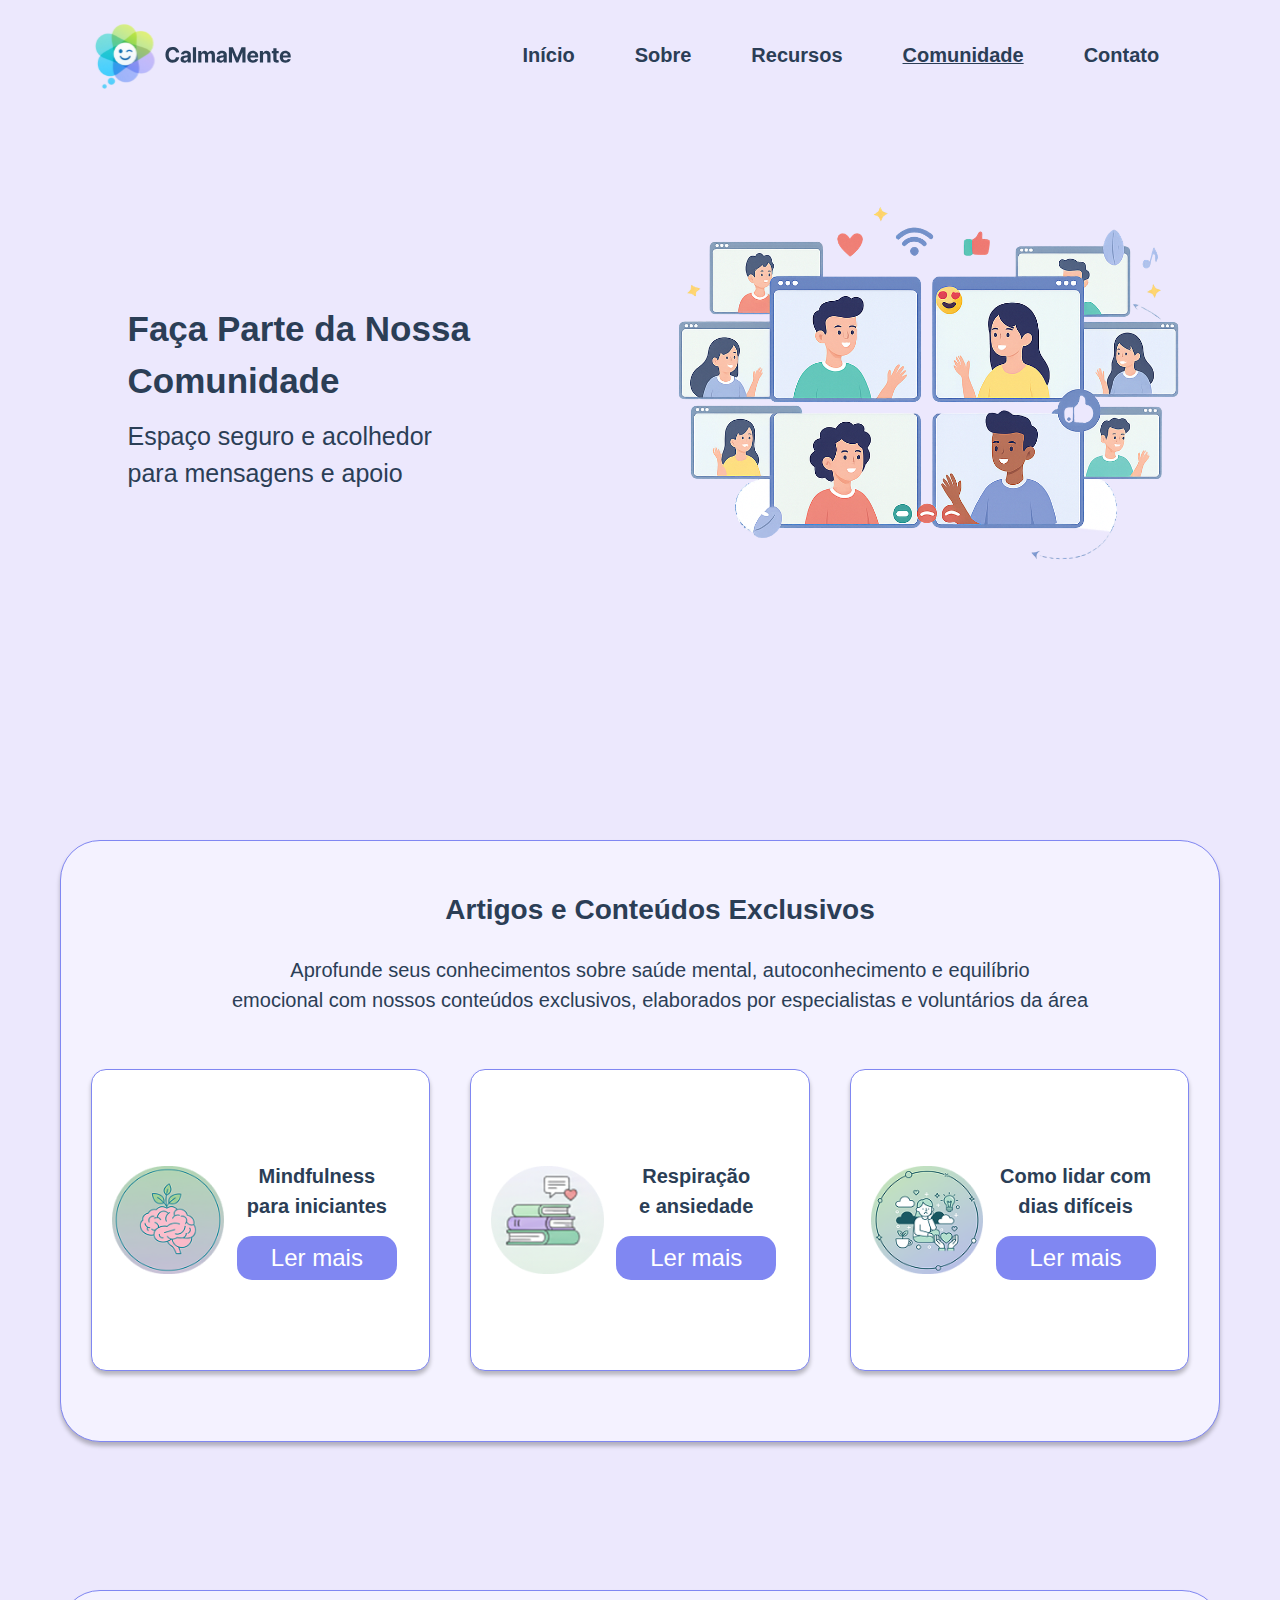
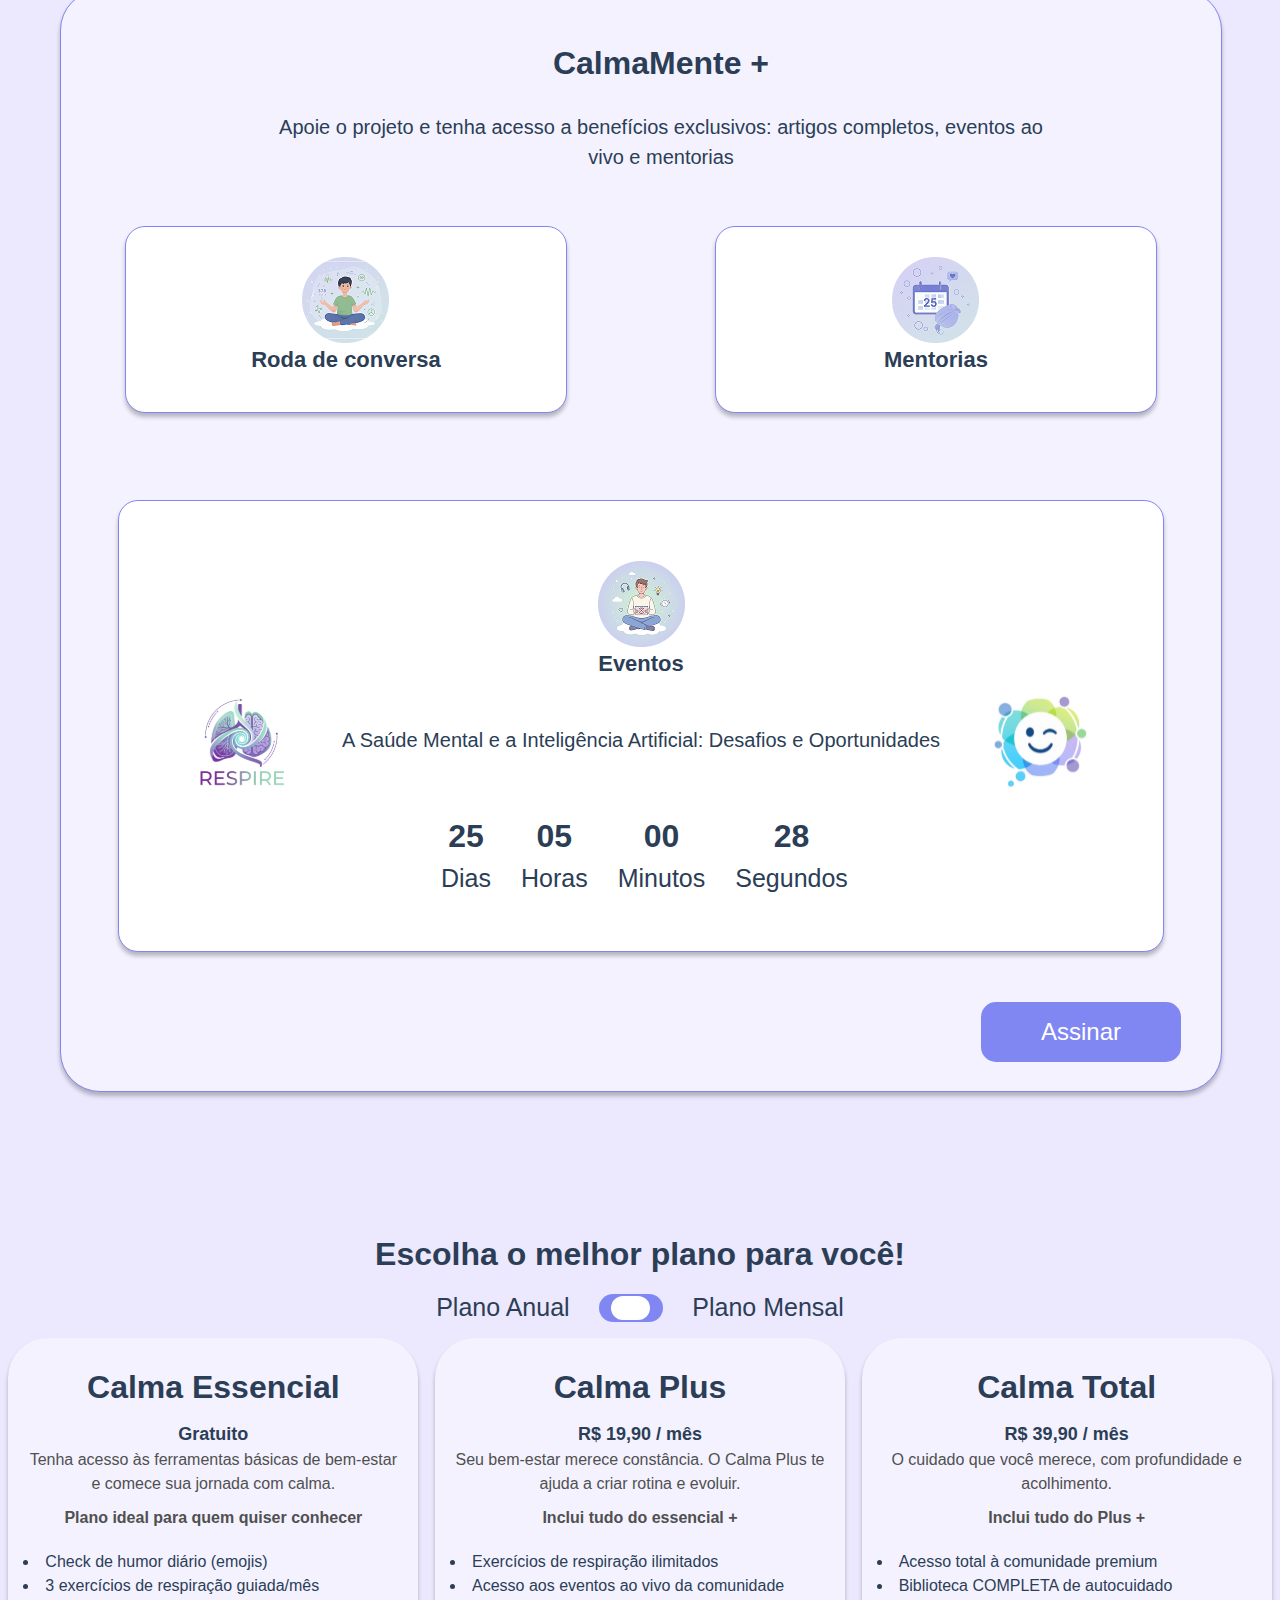
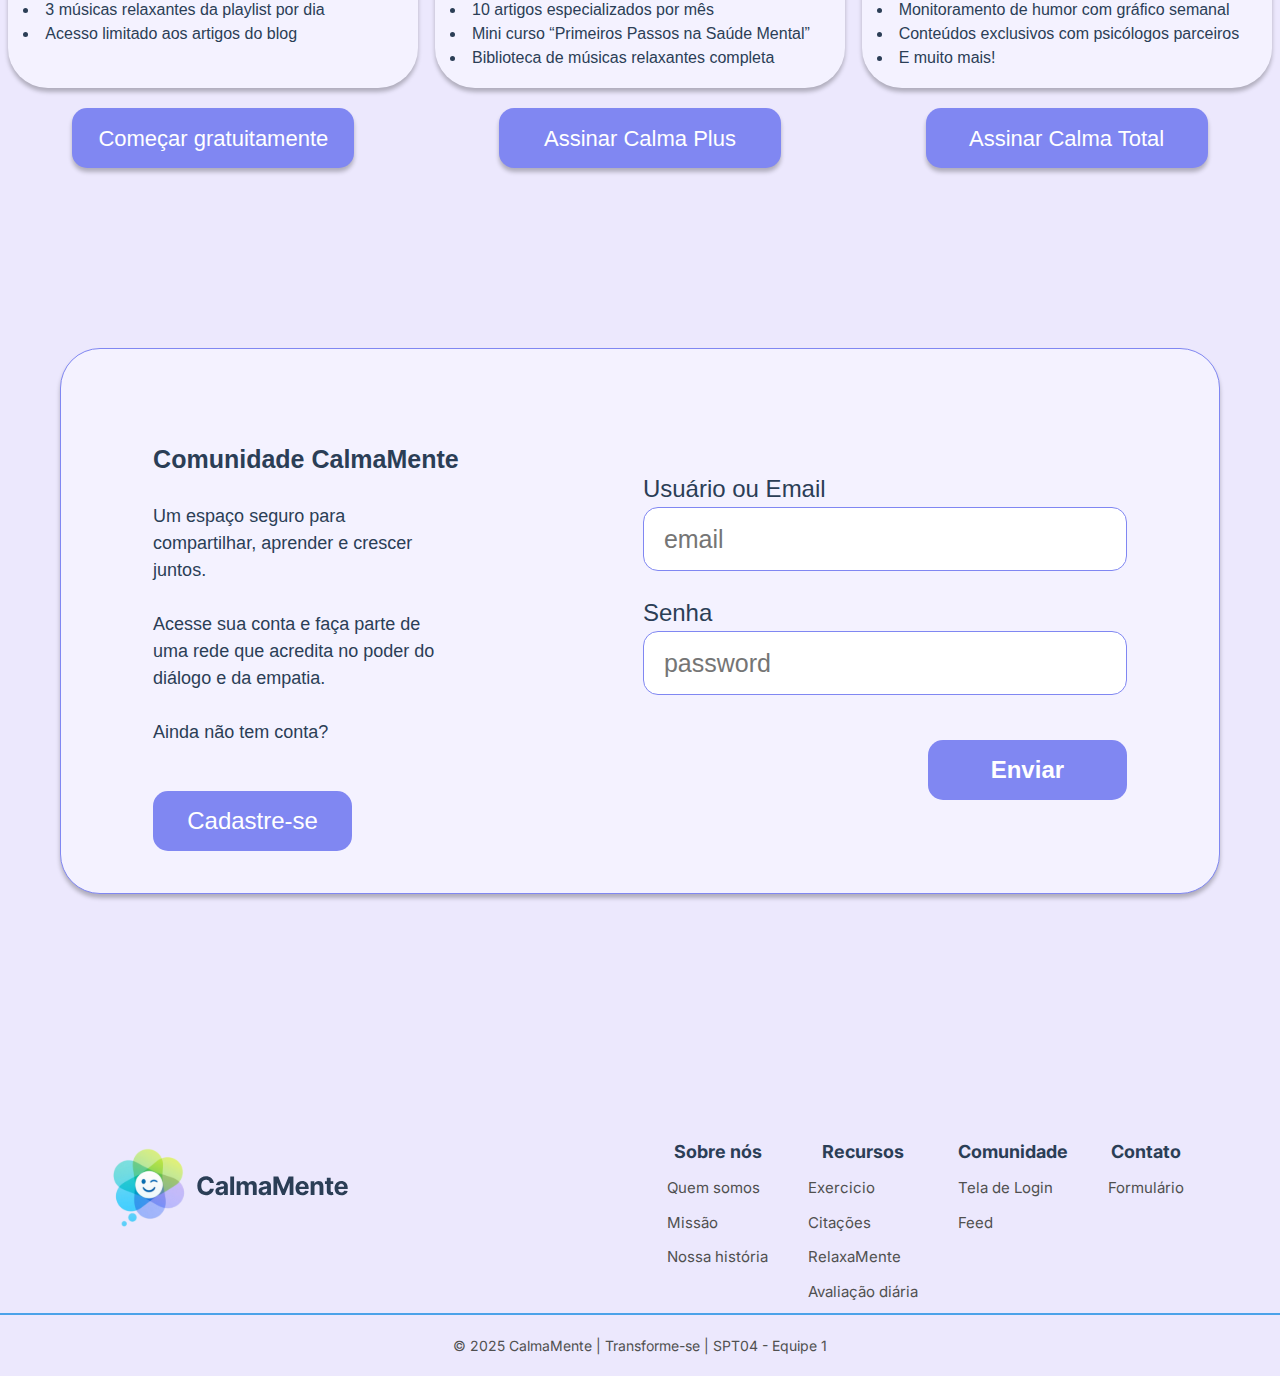
<file: docs/4_Comunidade/comunidade.html>
<!--SYSTEM_CORE = START [HTML]-->
<!--T0.1 = START [HTML GENERAL SETTINGS]-->

<!DOCTYPE html>
<html lang="pt-br">
<head>
    <meta charset="UTF-8">
    <meta name="viewport" content="width=device-width, initial-scale=1.0">
    <link rel="stylesheet" href="./css/style.css">
    <meta name="description" content="Faça parte da comunidade CalmaMente e conecte-se com pessoas que também buscam apoio emocional, diálogo seguro e acolhimento.">
    <script>
    (function(d){
        var s = d.createElement("script");
        s.setAttribute("data-account", "ph0MEA04ba");
        s.setAttribute("src", "https://cdn.userway.org/widget.js");
        (d.body || d.head).appendChild(s);
    })(document);
</script>
    <title>CalmaMente </title>
</head>
<body>
    
<!--T1.1 = START [NAVIGATION MENU]-->

      <header> 
            <div class="container">
                <div class="navegacao">
                    <div class="logo">
                    <img src="./img/logo_name.svg" alt="Logo CalmaMente">
                    </div>
                    <nav>
                        <ul class="menu">
                            <li><a href="../index.html">Início</a></li>
                            <li> <a href="../2_Sobre/sobre.html">Sobre</a></li>
                            <li><a href="../3_Recursos/recursos.html">Recursos</a></span></li>
                            <li><span class="comunidade-linha"><a href="comunidade.html">Comunidade</a></span></li>
                            <li><a href="../5_Contato/contato.html">Contato</a></span></li>
                        </ul>
                    </nav>
                </div>
            </div>
        </header>

<!--T1.0 = END [NAVIGATION MENU]-->
<!--T2.1 = START [BANNER 1]-->

        <section>
            <div class="container">
                <div class="banner_1">
            
                    <div class="texto">
                        <h1>Faça Parte da Nossa Comunidade</h1>
                        <p>Espaço seguro e acolhedor <br> para mensagens e apoio</p>
                    </div>
                    <div>
                    <img src="./img/comunidade_banner1.png" alt="Imagem comunidade">
                    </div>
            
                </div>
            </div>
        </section>

<!--T2.0 = END [BANNER 1]-->
<!--T3.1 = START [BANNER 2]-->

 <section>
            <div class="container">
                <div class="banner_3">
                        <div class="container4">
                            <div class="textoo2">
                                <br><br>
                                <h3>Artigos e Conteúdos Exclusivos</h3>
                                <br>
                                <p>Aprofunde seus conhecimentos sobre saúde mental, autoconhecimento e equilíbrio <br> emocional com nossos conteúdos exclusivos, elaborados por especialistas e voluntários da área</p>
                            </div>
                            <br>
                            <div class="bta">
                                <div class="bta1">
                                    <div>
                                        <img src="./img/comunidade_banner3.1.png" alt="banner">
                                    </div>
                                    <div class="btaa2"><p><strong>Mindfulness <br> para iniciantes</strong></p>
                                        <div class="btaa" id="botao"><a href="#">Ler mais</a></div>
                                    </div>
                                </div>
                                <div class="bta1">
                                    <img src="./img/comunidade_banner3.2.png" alt="banner5">
                                    <div class="btaa2"><p><strong>Respiração <br> e ansiedade</strong></p>
                                        <div class="btaa" id="botao"><a href="#">Ler mais</a></div>
                                    </div>
                                </div>
                                <div class="bta1">
                                    <img src="./img/comunidade_banner3.3.png" alt="banner6">
                                    <div class="btaa2">
                                        <p><strong>Como lidar com <br> dias difíceis</strong></p>
                                        <div class="btaa" id="botao"><a href="#">Ler mais</a></div>
                                    </div>
                                </div>
                            </div>
                        </div>
                </div>
            </div>
        </section>


<!--T3.0 = END [BANNER 2]-->
<!--T4.1 = START [BANNER 3]-->

    <section>
            <div class="container">
                <div class="banner_4">

                    <section>
                        <div class="container5">
                            <div class="textoo3">
                                <br><br>
                                <h3>CalmaMente +</h3>
                                <p>Apoie o projeto e tenha acesso a benefícios exclusivos: artigos completos, eventos ao <br> vivo e mentorias</p>
                            </div>
                            <br>
                            <div class="quadrado1">
                                <div class="quadrado">
                                    <div class="quad">
                                        <img src="./img/comunidade_banner4.1.png" alt="">
                                        <p><strong>Roda de conversa</strong></p>
                                    </div>
                                </div>
                                <div class="quadrado">
                                    <div class="quad">
                                        <img src="./img/comunidade_banner4.2.png" alt="">
                                        <p><strong>Mentorias</strong></p>
                                    </div>
                                </div>
                            </div>
                            <div class="quadrado2">
                                <div class="quadtu">
                                    <img src="./img/comunidade_banner4.3.png" alt="">
                                    <p><strong>Eventos</strong></p>
                                </div>
                                <div class="quadti">
                                    <img src="./img/logo-respire-transp (1) 1.svg" alt="">
                                    <p>A Saúde Mental e a Inteligência Artificial: Desafios e Oportunidades</p>
                                    <img src="./img/imagem4.svg" alt="">
                                </div>
                                <div class="containerto">
                                    <div class="pto">
                                        <h4>25</h4>
                                        <p>Dias</p>
                                    </div>
                                    <div class="pto">
                                        <h4>05</h4>
                                        <p>Horas</p>
                                    </div>
                                    <div class="pto">
                                        <h4>00</h4>
                                        <p>Minutos</p>
                                    </div>
                                    <div class="pto">
                                        <h4>28</h4>
                                        <p>Segundos</p>
                                    </div>
                                </div>
                            </div>
                            <div class="botassi" id="botao">
                                <a class="botassin"  href="#">Assinar</a>
                            </div>
                        </div>
                    </section>

                </div>
            </div>
        </section>

  
<!--T4.0 = END [BANNER 3]-->

<section>

<div class="cent">

    <div>
        <h3 class="tam">Escolha o melhor plano para você!</h3>
    </div>

    <div class="plano">
        <p>Plano Anual</p>

        <div class="bum">

            <div class="td"></div>
        </div>

        <p>Plano Mensal</p>
    </div>
    
</section>


<section>
    <div class="planodois">
        <div class="tudo">
            <div class="major">
            <h3>Calma Essencial</h3>

            <h6>Gratuito</h6>

            <p>Tenha acesso às ferramentas básicas de bem-estar e comece sua jornada com calma.</p>
            
            <p class="majorp">Plano ideal para quem quiser conhecer</p>

            <div class="divul">
            <ul>
                <li>Check de humor diário (emojis)</li>
                <li>3 exercícios de respiração guiada/mês</li>
                <li>3 músicas relaxantes da playlist por dia</li>
                <li>Acesso limitado aos artigos do blog</li>
            </ul>
            </div>
            </div>

        </div>

 <div class="tudo">
            <div class="major">
            <h3>Calma Plus</h3>

            <h6>R$ 19,90 / mês</h6>

            <p>Seu bem-estar merece constância. O Calma Plus te ajuda a criar rotina e evoluir.</p>
            <p class="majorp">Inclui tudo do essencial +</p>

            <div class="divul">
            <ul>
                <li>Exercícios de respiração ilimitados</li>
                <li>Acesso aos eventos ao vivo da comunidade</li>
                <li>10 artigos especializados por mês</li>
                <li>Mini curso “Primeiros Passos na Saúde Mental”</li>
                <li>Biblioteca de músicas relaxantes completa</li>
            </ul>
            </div>
            </div>

        

        </div>


         <div class="tudo">
            <div class="major">
            <h3>Calma Total</h3>

            <h6>R$ 39,90 / mês</h6>

            <p>O cuidado que você merece, com profundidade e acolhimento.</p>
            <p class="majorp">Inclui tudo do Plus +</p>
            <div class="divul">
            <ul>
                <li>Acesso total à comunidade premium </li>
                <li>Biblioteca COMPLETA de autocuidado</li>
                <li>Monitoramento de humor com gráfico semanal</li>
                <li>Conteúdos exclusivos com psicólogos parceiros</li>
                <li>E muito mais!</li>
            </ul>
            </div>
            </div>

        </div>

    </div>

<div class="bhjpai">
     <div class="bhj" id="botao">
            <a href="#" >Começar gratuitamente</a>
        </div>

            <div class="bhj" id="botao">
            <a href="#">Assinar Calma Plus</a>
        </div>

     <div class="bhj" id="botao">
            <a href="#">Assinar Calma Total</a>
        </div>

</div>

</section>

<!--T5.1 = START [BANNER 4]-->

         
        <section>

            <div class="container">
                <div class="banner_2">
                    <div class="container3">

                            <div class="textoo1">
                                <h3>Comunidade CalmaMente</h3>
                                <br>
                                <p>Um espaço seguro para <br> compartilhar, aprender e crescer <br> juntos.
                                <br><br>
                                Acesse sua conta e faça parte de <br> uma rede que acredita no poder do <br> diálogo e da empatia.
                                <br><br>
                                Ainda não tem conta?</p>
                                <div class="botao" id="botao"><a href="#">Cadastre-se</a></div>

                            </div>
                            <form>
                                <div class="formu">
                                    <label>Usuário ou Email</label>
                                    <br>
                                    <input class="ue" placeholder="email" type="text" name="usuário ou email">
                                    <br><br>
                                    <label>Senha</label>
                                    <br>
                                    <input class="ue" placeholder="password" type="password" name="senha">
                                    <br>
                                    <div class="bot1"><button class="botaoum" type="submit" id="botao">Enviar</button></div>
                                </div>
                            </form>
                    </div>
                </div>
            </div>
        </section>

<!--T5.0 = END [BANNER 4]-->
<!--T6.1 = START [FOOTER]-->
   
     <footer class="footer">
        <div class="footer-container">

            <div class="esquerda">
                <div class="final-img">
                    <img src="./img/logo_name.svg" alt="logo">
                </div>
            </div>
            <div class="direita">
                <ul class="menuDois">
                    <li><h3>Sobre nós</h3></li>
                    <li><a href="/">Quem somos</a></li>
                    <li><a href="/">Missão</a></li>
                    <li><a href="/">Nossa história</a></li>
                </ul>
                 <ul class="menuDois">
                    <li><h3>Recursos</h3></li>
                    <li><a href="/">Exercicio</a></li>
                    <li><a href="/">Citações</a></li>
                    <li><a href="/">RelaxaMente</a></li>
                    <li><a href="/">Avaliação diária</a></li>
                </ul>
                 <ul class="menuDois">
                    <li><h3>Comunidade</h3></li>
                    <li><a href="/">Tela de Login</a></li>
                    <li><a href="/">Feed</a></li>
                </ul>
                 <ul class="menuDois">
                    <li><h3>Contato</h3></li>
                    <li><a href="/">Formulário</a></li>
                </ul>
            </div>

        </div>
        <div class="copy">
            <p>© 2025 CalmaMente | Transforme-se | SPT04 - Equipe 1</p>
        </div>
    </footer>
<!--T6.0 = END [FOOTER]-->
<div vw class="enabled">
    <div vw-access-button class="active"></div>
    <div vw-plugin-wrapper>
      <div class="vw-plugin-top-wrapper"></div>
    </div>
  </div>
  <script src="https://vlibras.gov.br/app/vlibras-plugin.js"></script>
  <script>
    new window.VLibras.Widget('https://vlibras.gov.br/app');
  </script>
  <script src="https://cdn.jsdelivr.net/npm/gsap@3.13.0/dist/gsap.min.js"></script>
<script src="./js/script.js"></script>
</body>
</html>

<!--T0.0 = END [HTML GENERAL SETTINGS]-->
<!--SYSTEM_CORE = END [HTML]-->
</file>
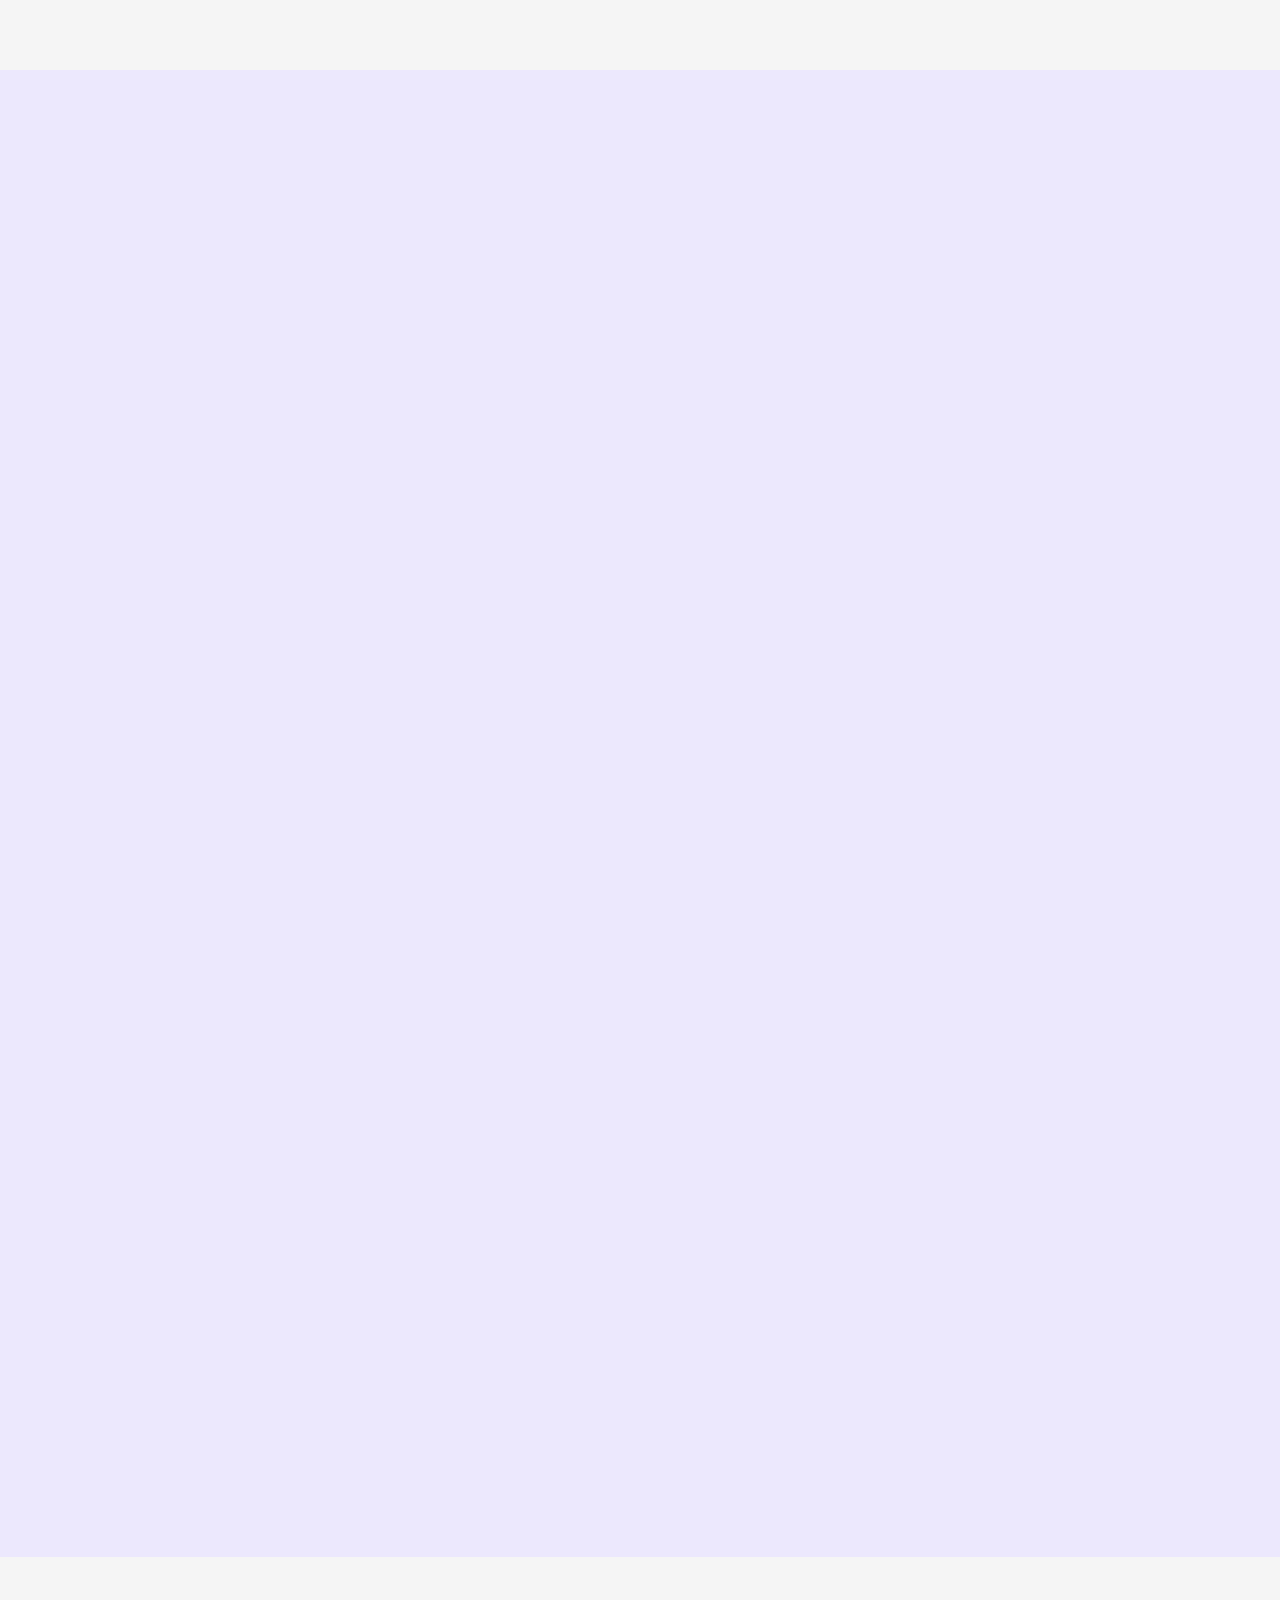
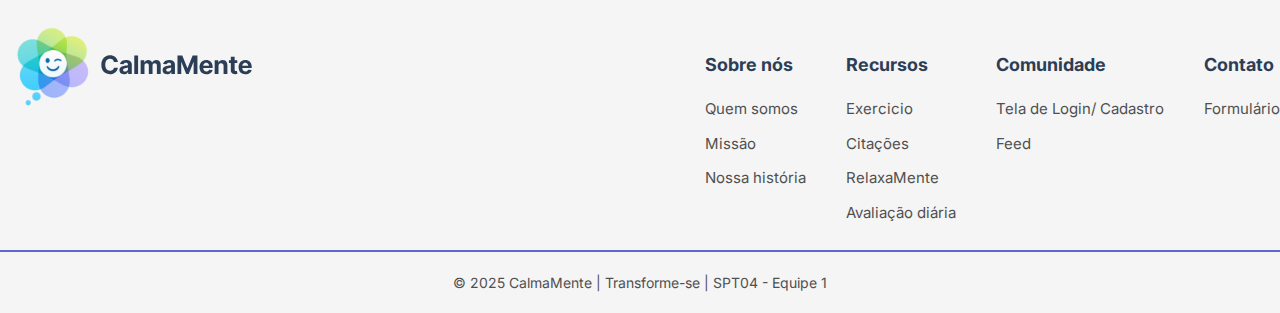
<file: docs/5_Contato/contato.html>
<!--SYSTEM_CORE = START [HTML]-->
<!--T0.1 = START [HTML GENERAL SETTINGS]-->

<!DOCTYPE html>
<html lang="pt-br">
<head>
    <meta charset="UTF-8">
    <meta name="viewport" content="width=device-width, initial-scale=1.0">
    <link rel="stylesheet" href="/5_Contato/css/style.css">
    <meta name="description" content="Entre em contato com a equipe do CalmaMente para dúvidas, sugestões ou apoio. Estamos aqui para ajudar sua jornada de bem-estar.">
    <script>
    (function(d){
        var s = d.createElement("script");
        s.setAttribute("data-account", "ph0MEA04ba");
        s.setAttribute("src", "https://cdn.userway.org/widget.js");
        (d.body || d.head).appendChild(s);
    })(document);
</script>
    <title>Contato</title>
</head>
<body>

<!--T1.1 = START [NAVIGATION MENU]-->

    <header> 
            <div class="container">
                <div class="navegacao">
                    <div class="logo">
                    <img src="img/logo_name.svg" alt="Logo CalmaMente">
                    </div>
                    <nav>
                        <ul class="menu">
                            <li><a href="../index.html">Início</a></li>
                            <li> <a href="../2_Sobre/sobre.html">Sobre</a></li>
                            <li><a href="../3_Recursos/recursos.html">Recursos</a></li>
                            <li><a href="../4_Comunidade/comunidade.html">Comunidade</a></li>
                            <li><span class="contato-linha"><a href="/contato.html">Contato</a></span></li>
                        </ul>
                    </nav>
                </div>
            </div>
        </header>

<!--T1.0 = END [NAVIGATION MENU]-->
<!--T2.1 = START [BANNER 1]-->

        <section>
            <div class="container">
                <div class="banner_1">
                     <div class="texto">
                        <div class="textos">
                            <h1>Seja um Parceiro do CalmaMente</h1>
                            <p>Vamos construir juntos uma rede de apoio?</p>
                        </div>
                        
                        </div>
                        <div class="figura">
                            <img src="./img/contato_banner1.png" alt="ilustração">
                        </div>
                </div>
            </div>
        </section>
            

<!--T2.0 = END [BANNER 1]-->
<!--T3.1 = START [BANNER 2]-->

    <main>

        <section>
            <div class="container">
                <div class="banner_2">

                    <div class="form-container">
                        <div class="tabs">
                            <button class="tab ativo">Parcerias</button>
                            <button class="tab">Voluntário</button>
                        </div>
                        <form class="formulario">
                            <div class="linha">
                                <div class="campo">
                                    <label>Nome / Instituição</label>
                                    <input type="text" placeholder="Digite aqui">
                                </div>
                                <div class="campo">
                                    <label>Email</label>
                                    <input type="email" placeholder="exemplo@email.com">
                                </div>
                            </div>
                            <div class="linha">

                                    <div class="campo">
                                    <label>Tipo de parceria</label>
                                    <select>
                                        <option>Selecione...</option>
                                        <option>Financeira</option>
                                        <option>Institucional</option>
                                    </select>
                                </div>
                                                                <div class="campo">
                                    <label>Mensagem</label>
                                    <textarea rows="3" placeholder="Escreva sua mensagem"></textarea>
                                </div>
                            </div>
                            <div class="linha">
                            <div class="campo_checkbox">
                                    <input type="checkbox" id="novidades">
                                    <label for="novidades">Quero receber novidades e oportunidades de parcerias</label>
                                </div>
                                <button type="submit" class="botao" id="botao">Cadastre-se</button>
                            </div>
                        </form>
                    </div>
                   

                </div>
            </div>
        </section>

    </main>

<!--T3.0 = END [BANNER 2]-->
<!--T4.1 = START [BANNER 3]-->

        <section>
            <div class="container">
                <div class="banner_3">

                    <section class="social_media">
                        <div class="cont">
                            <h2>Siga-nos</h2>
                            <div class="icon">
                                <a href="https://www.linkedin.com/in/calmamente/" target="_blank"><img src="./img/linkedin.svg" alt="LinkedIn"></a>
                                <a href="mailto:calmamentesite@gmail.com" target="_blank"><img src="./img/email.svg" alt="Email"></a>
                                <a href="https://www.instagram.com/calmamente_br/?igsh=ZGs4c3k2cTY3Mjc%3D#" target="_blank"><img src="./img/instagram.svg" alt="Instagram"></a>
                            </div>
                        </div>
                    </section>

                </div>
            </div>
        </section>


<!--T4.0 = END [BANNER 3]-->
<!--T4.1 = START [FOOTER]-->

       
     <footer class="footer">
        <div class="footer-container">

            <div class="esquerda">
                <div class="final-img">
                    <img src="/docs/img/logo_name.svg" alt="logo">
                </div>
            </div>
            <div class="direita">
                <ul class="menuDois">
                    <li><h3>Sobre nós</h3></li>
                    <li><a href="/">Quem somos</a></li>
                    <li><a href="/">Missão</a></li>
                    <li><a href="/">Nossa história</a></li>
                </ul>
                 <ul class="menuDois">
                    <li><h3>Recursos</h3></li>
                    <li><a href="/">Exercicio</a></li>
                    <li><a href="/">Citações</a></li>
                    <li><a href="/">RelaxaMente</a></li>
                    <li><a href="/">Avaliação diária</a></li>
                </ul>
                 <ul class="menuDois">
                    <li><h3>Comunidade</h3></li>
                    <li><a href="/">Tela de Login/ Cadastro</a></li>
                    <li><a href="/">Feed</a></li>
                </ul>
                 <ul class="menuDois">
                    <li><h3>Contato</h3></li>
                    <li><a href="/">Formulário</a></li>
                </ul>
            </div>

        </div>
        <div class="copy">
            <p>© 2025 CalmaMente | Transforme-se | SPT04 - Equipe 1</p>
        </div>
    </footer>

<!--T4.0 = END [FOOTER]-->
<div vw class="enabled">
    <div vw-access-button class="active"></div>
    <div vw-plugin-wrapper>
      <div class="vw-plugin-top-wrapper"></div>
    </div>
  </div>
  <script src="https://vlibras.gov.br/app/vlibras-plugin.js"></script>
  <script>
    new window.VLibras.Widget('https://vlibras.gov.br/app');
  </script>
<script src="https://cdn.jsdelivr.net/npm/gsap@3.13.0/dist/gsap.min.js"></script>
<script src="./js/script.js"></script>

</body>
</html>

<!--T0.0 = END [HTML GENERAL SETTINGS]-->
<!--SYSTEM_CORE = END [HTML]-->
</file>
<file: css/style.css>
/*[GENERAL SETTINGS]*/

@import url('https://fonts.googleapis.com/css2?family=Inter:ital,opsz,wght@0,14..32,100..900;1,14..32,100..900&family=Roboto:ital,wght@0,100..900;1,100..900&display=swap');

body {
  font-family: Arial, Helvetica, sans-serif;
  line-height: 1.5;
  min-height: 100vh;
  background-color: #ece8fd;
  margin: 0px;
}

a {
  text-decoration: none;
}

ul {
  list-style: none;
}

img {
  max-width: 100%;
  height: auto;
  display: block;
}

h1{
  color: #2b3e56;
  font-size:2rem;
}

h2,
h3,
h4,
h5,
h6 {
  color: #2b3e56;
  font-size: 2rem;
}

p {
  color: #2b3e56;
  font-size: 1.3rem;
}

.container {
  padding-left: 20px;
  padding-right: 20px;
}

.userway_buttons_wrapper{
  top: 0px;
  right: -90px;
}

/*[NAVIGATION MENU]*/

.container-header {
  max-width: 1500px;
}

header {
  left: 0;
  top: 0;
  z-index: 1000;
  background-color: #f5f5f5;
  width: 100%;
  margin: 0 auto;
  position: fixed;
}

.navegacao {
  margin: 0 auto;
  max-width: 1500px;
  display: flex;
  justify-content: space-between;
  align-items: center;
  padding: 10px 10px;
  height: 50px;
}

.menu {
  display: flex;
  gap: 40px;
}

.navegacao ul {
  padding-left: 40px;
  padding-right: 40px;
}

.navegacao img {
  max-width: 220px;
}

.uai {
  margin-top: 30vh;
}

.menu a {
  color: #2b3e56;
  font-weight: bold;
  font-size: 1rem;
}

.menu a:hover {
  color: #8087f2;
}

.inicio-linha {
  text-decoration: underline;
}

#btn-mobile{
  display: none;
}

#menu-mobile{
  display: none;
}


.menu {
  list-style-type: none;
  display: flex; 
  padding: 0;
  margin: 0;
}

.menu li a {

  display: block; 
  padding: 5px 15px; 
  text-decoration: none;
  color: #333;


  position: relative; 
}

.menu li a::after {
  content: '';
  position: absolute;
  bottom: 0;
  left: 0;
  height: 2px;
  background-color: #c9c5ff; 
  width: 0%; 
  transition: width 0.3s ease; 
}

.menu li a:hover::after {
  width: 100%; 
}

.menu li a.active::after {
  width: 100%; 
  background-color: #000000; 
  transition: none; 
}


/*[BANNER 1]*/

.banner_1 {
  display: grid;
  grid-template-columns: 1fr 1fr;
  margin: 50px auto 0px auto;
  align-items: center;
  max-width: 1500px;
  gap: 150px;
  padding: 20px 20px;
  height: 600px;

}

.banner_1 .texto {
  align-self: center;
  padding: 20px 20px;
  margin: 20px 20px;
  max-width: 400px;
}

.banner_1 img{
  max-width: 500px;
  display: block;
  margin-left: 20px;
}

.banner_1 .imagem {
  justify-items:center;
}


/*[BANNER 2]*/

.banner_2 {
  display: grid;
  grid-template-columns: 1fr 1fr;
  margin: 50px auto 0px auto;
  align-items: center;
  justify-self: center;
  max-width: 1500px;
  gap: 150px;
  padding: 20px 20px;
}

.banner_2 .imagem {
  margin-bottom: 100px;
}

.banner_2 img {
  width: 500px;
}
.imagem {
  position: relative;
  align-self: center;
  display: grid;
}

.banner_2 .texto {
  padding: 20px 20px;
  margin: 20px 20px;

  
  padding-right: 100px;
}



.imagem-Dois {
  gap: 100px;
  align-items: center;
}


.imagem-Dois img{
 justify-self: center;
}

.banner_2 p {
  font-size: 1.3rem;
}


.smile {
  position: absolute;
  z-index: 2;
  height: 190px;
  top: 100px;
}

.detail {
  align-self: center;
  position: absolute;
  height: 350px;
  top: 90px;
}

button {
  background-color: #42489b;
  color: white;
  border-radius: 8px;
  height: 40px;
  border: none;
  font-size: 1rem;
  font-weight: bold;
  cursor: pointer;
  transition: background-color 0.3s;
}

#explorar {
    padding: 10px 10px;
    margin: 15px 15px;
}

#botao {
    padding: 10px 10px;
}


/*[BANNER 3]*/

.banner_3 {
  text-align: center;
  margin: 50px auto 0px auto;
  max-width: 1500px;
  padding: 20px;
}

.container-images-banner3 {
  display: grid;
  grid-template-columns: 1fr 1fr 1fr;
  align-content: center;
  gap: 30px;
  display: grid;
  align-items:flex-start;
  justify-self: center;
  max-width: 1000px;
  padding: 20px 20px;
}

.banner_3 a{
  
  font-size: 1.3rem;
  color: #2b3e56;
  margin-top: 20px;
}
.banner_3 img {
  width: 220px;
  display: block;
  margin-bottom: 30px;
}

.banner_3 h2 {
  margin-top: 60px;
}

.fundo {
  height: 400px;
}

.imagem-fone img{
  width: 245px;
  display: block;
}

/*[BANNER 4]*/

.banner_4 {
  display: grid;
  grid-template-columns: 1fr 1fr;
  margin: 50px auto 0px auto;
  align-items: center;
  justify-self: center;
  max-width: 1500px;
  gap: 110px;
  background-color: #ece8fd;
  border-color: #2b3e56 1px solid;
  padding: 20px 20px;
}

.banner_4 img {
  width: 550px;
}

.banner_4 .imagem {
  justify-items: right;
}

.banner_4 .texto {
  padding: 20px 20px;
  margin: 20px 20px;
  padding-right: 120px;
}

.banner_4 .texto h2 {
  margin-left: 15px;
}

.banner_4 .texto p {
  margin-left: 15px;
}

.banner_4 .botao {
  margin-left: 15px;
}

/*[BANNER 5]*/

.banner_5 {
  display: grid;
  grid-template-columns: 1fr 1fr;
  margin: 50px auto 0px auto;
  align-items: center;
  max-width: 1500px;
  gap: 10px;
  padding: 20px 20px;
}

.banner_5 .texto {
  padding: 20px 20px;
  margin: 20px 20px;
  padding-left:40px;
  padding-right: 40px;
}

.banner_5 img {
  width: 550px;
}

.banner_5 .imagem {
  justify-content: left;
}


/*[FOOTER]*/

.footer {
  margin-top: 100px;
  background-color: #f5f5f5;
}

.footer-container {
  margin: 0 auto;
  display: flex;
  justify-content: space-between;
  align-items: start;
  color: #505050;
  padding-top: 60px;
  font-family: 'Inter', sans-serif;
  border-bottom: 2px solid #4ba2e9;
  flex-wrap: nowrap;
  gap: 40px;
  max-width: 1500px;
}

.footer-container h3 {
  color: #2b3e56;
  font-size: 18px;
}

.esquerda p {
  max-width: 30ch;
  margin-top: 10px;
}

.direita {
  display: flex;
}

.direita a {
  color: #505050;
  font-size: 15px;
}

.copy p {
  color: #505050;
  font-family: 'Inter', sans-serif;
  padding: 20px;
  font-size: 14px;
  text-align: center;
  margin: 0px;
}

.menuDois li {
  margin-bottom: 10px;
}

.final-img {
  width: 300px;
}

#botao:hover {
  background-color: #5f67d4
}

.cont {
  text-align: center;
  padding-top: 40px;
  background-color: #ece8fd;
  width: 100%;
  margin-bottom: 100px;
}

.cont h2 {
  font-size: 28px;
  margin-bottom: 25px;
  color: #2b3e56;
  font-family: 'Inter', sans-serif;

}

.icon {
  display: flex;
  justify-content: center;
  gap: 40px;
}

.icon img {
  width: 60px;
  height: 60px;
  cursor: pointer;
  transition: transform 0.2s ease;
}

.icon img:hover {
  transform: scale(1.1);
}

#botao:hover {
  background-color: #5f67d4;
   transition: transform 0.2s ease;
}

#botao:hover {
  transform: scale(1.05)
}

 #btn-mobile img {
    width: 30px; 
    height: auto; 
    transition: 3s ease-in;
}


.footerResponsivo {
    margin-top: 20px;
    background-color: #F5F5F5;
    padding: 20px 0px;
    width: 100vw;
  }


.footerResponsivo * {
    margin: 0;
    padding: 0;
  }

.footerGrid {
    display: grid;
    grid-template-rows: 1fr 1.25fr 0.5fr;
    height: fit-content;
    align-items: center;
  }

.logoMarca {
      display: flex;
      align-items: center;
      justify-content: left;
      margin-left: 16px;
      gap: 15px;
  }

.logoMarca h2 {
    font-size: 1.5rem;
  }

.logoImagem {
    width: 80px;
  }

.logoImagem img {
    width: 100%;
  }

.redesSociais {
    display: grid;
  }

.redesSociais ul {
    display: grid;
    grid-template-columns: 1fr 1fr 1fr 1fr;
    justify-items: center;
    align-items: center;
  }

.tamanhoImagemIcones {
    height: 35px;
  }

.iconesRedes img {
    height: 100%;
  }

.infoCalmamente {
    width: 100vw;
    text-align: center;
  }

.infoCalmamente p {
    font-size: 0.8rem;
    margin: 0px 15px;
  }

.toggleFooterResponsivo {
    display: none;
  }
</file>
<file: css/responsive.css>
/*Atualizações AJ ainda mexendo*/

@media (max-width: 800px) {
  header {
    z-index: 200;
  }

.uwy.userway_p1 .userway_buttons_wrapper{
 z-index: -1 !important;
 width: 1%;
}
  .uai {
   top: 7vh;
   right: 1vh;
  }

  .navegacao img{
    width: 200px;
  }

  .navegacao ul {
    padding: 0px;
  }

  .menu {
    display: none;
  }

  #btn-mobile {
    display: block;
    background: transparent;
    border: none;
    cursor: pointer;
    padding: 10px;
    z-index: 999;
    margin-top: 0px;
  }

  #menu-mobile {
    display: block;
    position: fixed;
    top: 50px;
    right: 0;
    width: 100%;
    height: calc(100vh - 70px);
    background-color: #ece8fd;
    z-index: 350;
    transform: translateX(100%);
    transition: transform 0.3s ease-in-out;
    visibility: hidden;
  }

  #menu-mobile.ativo {
    transform: translateX(0);
    visibility: visible;
  }

  #menu-mobile li {
    border-bottom: 1px solid rgba(0, 0, 0, 0.1);
  }

  #menu-mobile li a {
    display: block;
    padding: 1rem;
    text-align: center;
    color: #2b3e56;
    font-size: 1.3rem;
  }

  .inicio-linha-mobile {
        text-decoration: none; 
        border-left: 4px solid #5f67d4; 
        display: block;
    }

  .banner_1 {
    max-width: 750px;
    margin: 50px auto 0px auto;
    height: 500px;
  }

  .banner_1 img {
    max-width: 400px;
    margin-top: 0;
    display: block;
    margin-right: 20px;
  }

  .banner_1 .texto {
    margin: 0;
    padding: 0;
    min-width: 300px;
    margin-top: 50px;
  }

  .banner_2 {
    max-width: 750px;
    gap: 10px;
    margin-top: 0;
  }

  .banner_2 .texto {
    margin: 0;
    padding-right: 30px;
    padding-left: 50px;
  }

  .banner_2 .texto p {
    font-size: 1.2rem;
  }

  .banner_3 {
    max-width: 750px;
    margin: 50px auto 0px auto;
    gap: 5px;
    min-height: 550px;
    margin-top: 0;
  }

  .banner_3 h2 {
    font-size: 1.9rem;
    margin: 0;
  }

  .banner_4 {
    gap: 5px;
  }

  .banner_4 .texto {
    padding-right: 0;
  }

  .banner_4 .texto h2{
    margin-left: 0px;
  }

  .banner_4 .texto p {
    font-size: 1.2rem;
    width: 300px;
    padding-right: 0;
  }

  .banner_4 img {
    width: 500px;
    margin-top: 90px;
  }

  .banner_5 {
    gap: 5px;
  }

  .banner_5 .texto {
    padding: 0;
    margin: 0;
    padding-right: 30px;
    padding-left: 50px;
  }

  .banner_5 img {
    width: 500px;
  }
}

@media (max-width: 600px) {
  .cont {
    display: block;
  }
  .linha {
    flex-direction: column;
  }



  .botao {
    align-self: center;
    display: block;
    justify-self: center;
    padding: 20px;
  }

  button{
    font-size: 20px;
  }
}

.imagem-Dois {
  gap: 100px;
}

@media (max-width: 500px) {
 .uai {
   top: 4vh;
   right: 1vh;
  }

  .banner_1 {
    grid-template-columns: 1fr;
    margin: 60px auto 0 auto;
    gap: 0px;
    justify-items: center;
    min-height: 700px;
    justify-content: space-between;
    padding: 0;
  }

  .banner_1 .texto {
    padding: 0;
    margin: 0;
    margin-left: 15px;
    max-width: 30ch;
    text-align: center;
  }

  .banner_1 .texto h1 {
    font-size: 2rem;
    text-align: center;
    margin-top: 50px;
  }

  .banner_1 .texto p {
    display: none;
  }

  .banner_1 img {
    width: 100%;
    margin: 0;
  }

  .banner_2 {
    grid-template-columns: 1fr;
    min-height: 150px;
  }

  .banner_2 .texto {
   text-align: center;
   padding-left: 10px ;
  }

  .banner_2 p {
    font-size: 1.4rem;
  }

  .banner_2 h2 {
    display: none;
  }

  .banner_2 .imagem {
    display: none;
  }

  .banner_3 {
    grid-template-columns: 1fr;
    display: flex;
    flex-direction: column;
    margin: 10px auto 0 auto;
  }

  .banner_3 .container-images-banner3 {
    display: flex;
    flex-direction: column;
    gap: 30px;
    margin: 0 auto;
    padding: 0;
    align-items: center;
  }

  .banner_3 img{
    margin-bottom: 20px;
  }

  .banner_3 h2 {
    text-align: center;
    font-size: 1.8rem;
  }

  .banner_4 {
    display: flex;
    flex-direction: column-reverse;
    justify-self: center;
    justify-content: center;
    margin: 30px auto 0 auto;
    align-items: center;
    padding: 0px;
   
  }

  .banner_4 .texto {
    display: block;
    justify-self: center;
    text-align: center;
    margin: 0;
    padding: 0;
  }

  .banner_4 h2 {
    font-size: 1.8rem;
    text-align: center;
  }

  .banner_4 img {
    width: 100%;
    margin-top: 0;
  }

  .banner_5 {
    grid-template-columns: 1fr;
    gap: 10px;
    margin: 10px auto;
    justify-self: center;
  }

  .banner_5 .texto {
    text-align: center;
    margin: 0;
    padding: 0;
  }

  .banner_5 h2 {
    font-size: 1.8rem;
    text-align: center;
  }

  .banner_5 p {
    text-align: center;
  }

  #botao {
    background-color: #5f67d4;
    height: 40px;
    font-size: 1rem;
    font-weight: bold;
  }

  .footer-container {
    display: none;
  }

  .footer{
    display: none;
  }
}
</file>
<file: 1_Index/css/style.css>
/*[GENERAL SETTINGS]*/

@import url('https://fonts.googleapis.com/css2?family=Inter:ital,opsz,wght@0,14..32,100..900;1,14..32,100..900&family=Roboto:ital,wght@0,100..900;1,100..900&display=swap');

* {
    margin: 0 auto;    
}

 body {
   font-family:Arial, Helvetica, sans-serif;
   font-size: 16px;
   line-height: 1.5;
   min-height: 100vh;
      background-color: #ECE8FD;
 }
 
 a {
    text-decoration: none;
 }

 ul {
    list-style: none;
 }

 img {
    max-width: 100%;
    height: auto;
    display: block;
 }

h1, h2, h3, h4, h5, h6 {
    color: #2B3E56;
    
} 

p {
    color: #2B3E56;
    font-size: 25px;
}

.container {
    max-width: 1345px;
}

 /*[NAVIGATION MENU]*/

.container-header {
    max-width: 1345px;
}

header {
  left: 0;
  top: 0;
  z-index: 1000;
  background-color: #ECE8FD;
  width: 100%;
  min-width: 600px;
  margin: 0 auto;
  position: fixed;
}

.navegacao{
    margin-top: 20px;
    display: flex;
    align-items: center;
    justify-content: space-between;
    height: 70px;
    gap:30px;
}

.navegacao img{
    width: 250px;
    margin-left: 20px;
}
 .navegacao .menu {
    display: flex;
    align-items: center;
    justify-content: space-between;
    margin-right: 60px;
    gap:60px;
 }

.menu a {
    color: #2B3E56;
    font-weight: bold;
    font-size:20px;
}

.menu a:hover{
    color: #8087F2;
}

.inicio-linha{
    text-decoration: underline;
}


 /*[BANNER 1]*/

.banner_1 {
    display: grid;
    grid-template-columns: 1fr 1fr;
    justify-content: space-between;
    gap:50px;
    max-width: 1800px;
    height: 480px;
    min-width: 600px;
    align-items: center;
    margin: 0 auto;
    padding: 90px;
    background-color: #ECE8FD;
    border-color: #2B3E56 1px solid;
}

.banner_1 .texto {
    width: 450px;
    margin-top: 80px;
}

.banner_1 p {
    padding: 10px 0;
}

.banner_1 img {
    max-width: 100%;
    width: 550px;
    margin-top: 80px;
}

.banner_1 h1 {
    font-size: 35px;
}

button{
    background-color: #5F67D4;
    color: white;
    border-radius: 8px;
    width: 240px;
    height: 50px;
    border: none;
    font-size: 20px;
    font-weight: bold;
    margin-top: 20px;
    cursor: pointer;
    transition: background-color 0.3s;
}

.botao:hover {
    background-color:#4BA2E9;
}

@media (max-width: 600px) {
  .linha {
    flex-direction: column;
  }

  .botao {
    align-self: center;
    width: 100%;
  }
}

 /*[BANNER 2]*/

.banner_2 {
    display: flex;
    align-items: center;
    justify-content: space-between;
    max-width: 1870px;
    height: 800px;
    min-width: 600px;
    margin: 0 auto;
    padding: 60px;
    gap: 50px;
    background-color: #ECE8FD;
}


.banner_2 img{
    width: 500px;
}

.banner_2 .texto {
    width: 320px;
    margin-right: 150px;
}

.banner_2 p {
    padding: 10px 0;
    font-size: 20px;
}

 /*[BANNER 3]*/

.banner_3 {
    display: flex;          
    flex-direction: column; 
    align-items: center;    
    text-align: center;     
    margin: 0 auto;
    max-width: 1870px;
    height: 800px;
    min-width: 600px;
    padding: 60px;
    gap:40px;
    background-color: #ECE8FD;
}

.banner_3 h2 {
    margin-top: 50px;
    font-size:28px;
}

.container-images-banner3 {
    display:grid;
    grid-template-columns: 1fr 1fr 1fr;
    padding: 40px;
    gap: 120px;
    margin-top: 40px;

}

.banner_3 img {
    width: 220px;
}

.banner_3 p {
    font-size: 18px;
}


 /*[BANNER 4]*/

.banner_4 {
    display: flex;
    align-items: center;
    justify-content: space-between;
    max-width: 1870px;
    height: 800px;
    min-width: 600px;
    margin: 0 auto;
    padding: 60px;
    gap: 50px;
    background-color: #ECE8FD;
}

.banner_4 .texto {
    width: 290px;
}

.banner_4 p {
    padding: 10px 0;
}



 /*[BANNER 5]*/

.banner_5 {
    display: flex;
    align-items: center;
    justify-content: space-between;
    max-width: 1870px;
    height: 500px;
    min-width: 600px;
    margin: 0 auto;
    padding: 60px;
    background-color: #ECE8FD;
    gap: 50px;
}

.banner_5 .texto {
    width: 500px;
}

.banner_5 p {
    padding: 10px 0;
    font-size: 20px;
}

.banner_5 img {
    width: 580px;
}

 /*[FOOTER]*/

.footer{
  background-color: #ECE8FD;
  max-width: 1985px;
}

.footer-container {
    margin: 0 auto;
    display: flex;
    justify-content: space-between;
    align-items: start;
    color: #505050;
    padding-top: 60px;
    font-family: "Inter", sans-serif;
   border-bottom: 2px solid #4BA2E9;
   flex-wrap: nowrap;
   gap:40px;
       max-width: 1345px;
}

.footer-container h3 {
color: #2B3E56;
font-size: 18px;

}

.esquerda p {
max-width: 30ch;
margin-top: 10px;
}


.direita {
    display: flex;
}

.direita a {
    color: #505050;
    font-size: 15px;
}


.copy p{
    color: #505050;
     font-family: "Inter", sans-serif;
     padding: 20px;
     font-size: 14px;
     text-align: center;
}

.menuDois li {
    margin-bottom: 10px;
}

.final-img{
    width: 300px;
}

#botao:hover {
    background-color:#4BA2E9;
}
</file>
<file: docs/css/style.css>
/*[GENERAL SETTINGS]*/

@import url('https://fonts.googleapis.com/css2?family=Inter:ital,opsz,wght@0,14..32,100..900;1,14..32,100..900&family=Roboto:ital,wght@0,100..900;1,100..900&display=swap');

* {
    margin: 0 auto;    
}

 body {
   font-family:Arial, Helvetica, sans-serif;
   font-size: 16px;
   line-height: 1.5;
   min-height: 100vh;
      background-color: #ECE8FD;
 }
 
 a {
    text-decoration: none;
 }

 ul {
    list-style: none;
 }

 img {
    max-width: 100%;
    height: auto;
    display: block;
 }

h1, h2, h3, h4, h5, h6 {
    color: #2B3E56;
    
} 

p {
    color: #2B3E56;
    font-size: 25px;
}

.container {
    max-width: 1345px;
}

 /*[NAVIGATION MENU]*/

.container-header {
    max-width: 1345px;
}

header {
  left: 0;
  top: 0;
  z-index: 1000;
  background-color: #ECE8FD;
  width: 100%;
  min-width: 600px;
  margin: 0 auto;
  position: fixed;
}

.navegacao{
    margin-top: 20px;
    display: flex;
    align-items: center;
    justify-content: space-between;
    height: 70px;
    gap:30px;
}

.navegacao img{
    width: 250px;
    margin-left: 20px;
}
 .navegacao .menu {
    display: flex;
    align-items: center;
    justify-content: space-between;
    margin-right: 60px;
    gap:60px;
 }

.menu a {
    color: #2B3E56;
    font-weight: bold;
    font-size:20px;
}

.menu a:hover{
    color: #8087F2;
}

.inicio-linha{
    text-decoration: underline;
}


 /*[BANNER 1]*/

.banner_1 {
    display: grid;
    grid-template-columns: 1fr 1fr;
    justify-content: space-between;
    gap:50px;
    max-width: 1800px;
    height: 480px;
    min-width: 600px;
    align-items: center;
    margin: 0 auto;
    padding: 90px;
    background-color: #ECE8FD;
    border-color: #2B3E56 1px solid;
}

.banner_1 .texto {
    width: 450px;
    margin-top: 80px;
}

.banner_1 p {
    padding: 10px 0;
}

.banner_1 img {
    max-width: 100%;
    width: 550px;
    margin-top: 80px;
}

.banner_1 h1 {
    font-size: 35px;
}

button{
    background-color: #5F67D4;
    color: white;
    border-radius: 8px;
    width: 240px;
    height: 50px;
    border: none;
    font-size: 20px;
    font-weight: bold;
    margin-top: 20px;
    cursor: pointer;
    transition: background-color 0.3s;
}

.botao:hover {
    background-color:#4BA2E9;
}

@media (max-width: 600px) {
  .linha {
    flex-direction: column;
  }

  .botao {
    align-self: center;
    width: 100%;
  }
}

 /*[BANNER 2]*/

.banner_2 {
    display: flex;
    align-items: center;
    justify-content: space-between;
    max-width: 1870px;
    height: 800px;
    min-width: 600px;
    margin: 0 auto;
    padding: 60px;
    gap: 50px;
    background-color: #ECE8FD;
}


.banner_2 img{
    width: 500px;
}

.banner_2 .texto {
    width: 320px;
    margin-right: 150px;
}

.banner_2 p {
    padding: 10px 0;
    font-size: 20px;
}

 /*[BANNER 3]*/

.banner_3 {
    display: flex;          
    flex-direction: column; 
    align-items: center;    
    text-align: center;     
    margin: 0 auto;
    max-width: 1870px;
    height: 800px;
    min-width: 600px;
    padding: 60px;
    gap:40px;
    background-color: #ECE8FD;
}

.banner_3 h2 {
    margin-top: 50px;
    font-size:28px;
}

.container-images-banner3 {
    display:grid;
    grid-template-columns: 1fr 1fr 1fr;
    padding: 40px;
    gap: 120px;
    margin-top: 40px;

}

.banner_3 img {
    width: 220px;
}

.banner_3 p {
    font-size: 18px;
}

.imagem{
    position: relative;
    align-self: center;
    display: grid;
}

.fundo{
    height: 400px;
}

.smile{
    position: absolute;
    z-index: 2;
    height: 190px;
    top: 100px;
}

.detail{
   align-self: center;
   position: absolute;
   height: 350px;
   top: 90px;
}


 /*[BANNER 4]*/

.banner_4 {
    display: flex;
    align-items: center;
    justify-content: space-between;
    max-width: 1870px;
    height: 800px;
    min-width: 600px;
    margin: 0 auto;
    padding: 60px;
    gap: 50px;
    background-color: #ECE8FD;
}

.banner_4 .texto {
    width: 290px;
}

.banner_4 p {
    padding: 10px 0;
}



 /*[BANNER 5]*/

.banner_5 {
    display: flex;
    align-items: center;
    justify-content: space-between;
    max-width: 1870px;
    height: 500px;
    min-width: 600px;
    margin: 0 auto;
    padding: 60px;
    background-color: #ECE8FD;
    gap: 50px;
}

.banner_5 .texto {
    width: 500px;
}

.banner_5 p {
    padding: 10px 0;
    font-size: 20px;
}

.banner_5 img {
    width: 580px;
}

 /*[FOOTER]*/

.footer{
  background-color: #ECE8FD;
  max-width: 1985px;
}

.footer-container {
    margin: 0 auto;
    display: flex;
    justify-content: space-between;
    align-items: start;
    color: #505050;
    padding-top: 60px;
    font-family: "Inter", sans-serif;
   border-bottom: 2px solid #4BA2E9;
   flex-wrap: nowrap;
   gap:40px;
       max-width: 1345px;
}

.footer-container h3 {
color: #2B3E56;
font-size: 18px;

}

.esquerda p {
max-width: 30ch;
margin-top: 10px;
}


.direita {
    display: flex;
}

.direita a {
    color: #505050;
    font-size: 15px;
}


.copy p{
    color: #505050;
     font-family: "Inter", sans-serif;
     padding: 20px;
     font-size: 14px;
     text-align: center;
}

.menuDois li {
    margin-bottom: 10px;
}

.final-img{
    width: 300px;
}

#botao:hover {
    background-color:#4BA2E9;
}
</file>
<file: 2_Sobre/css/style.css>
/*[GENERAL SETTINGS]*/

@import url('https://fonts.googleapis.com/css2?family=Inter:ital,opsz,wght@0,14..32,100..900;1,14..32,100..900&family=Roboto:ital,wght@0,100..900;1,100..900&display=swap');

body {
  font-family: Arial, Helvetica, sans-serif;
  line-height: 1.5;
  min-height: 100vh;
  background-color: #ece8fd;
  margin: 0px;
}

a {
  text-decoration: none;
}

ul {
  list-style: none;
}

img {
  max-width: 100%;
  height: auto;
  display: block;
}

h1{
  color: #2b3e56;
  font-size:2rem;
}

h2,
h3,
h4,
h5,
h6 {
  color: #2b3e56;
  font-size: 1.5rem;
}

p {
  color: #2b3e56;
  font-size: 1.3rem;
}

.container {
  padding-left: 20px;
  padding-right: 20px;
}

/*[NAVIGATION MENU]*/

.container-header {
  max-width: 1500px;
}

header {
  left: 0;
  top: 0;
  z-index: 1000;
  background-color: #f5f5f5;
  width: 100%;
  margin: 0 auto;
  position: fixed;
}

.navegacao {
  margin: 0 auto;
  max-width: 1500px;
  display: flex;
  justify-content: space-between;
  align-items: center;
  padding: 10px 10px;
  height: 50px;
}

.menu {
  display: flex;
  gap: 40px;
}

.navegacao ul {
  padding-left: 40px;
  padding-right: 40px;
}

.navegacao img {
  max-width: 220px;
}


.uai {
  margin-top: 30vh;
}

.menu a {
  color: #2b3e56;
  font-weight: bold;
  font-size: 1rem;
}

.menu a:hover {
  color: #8087f2;
}

.inicio-linha {
  text-decoration: underline;
}

#btn-mobile{
  display: none;
}

#menu-mobile{
  display: none;
}


.menu {
  list-style-type: none;
  display: flex; 
  padding: 0;
  margin: 0;
}

.menu li a {

  display: block; 
  padding: 5px 15px; 
  text-decoration: none;
  color: #333;


  position: relative; 
}

.menu li a::after {
  content: '';
  position: absolute;
  bottom: 0;
  left: 0;
  height: 2px;
  background-color: #c9c5ff; 
  width: 0%; 
  transition: width 0.3s ease; 
}

.menu li a:hover::after {
  width: 100%; 
}

.menu li a.active::after {
  width: 100%; 
  background-color: #000000; 
  transition: none; 
}

.progress-bar {
  height: 4px;          
  background: #c9c5ff;  
  width: 0%;            
  transition: width 0.1s ease-out;
}

/*[BANNER 1]*/

.banner_1 {
  display: grid;
  grid-template-columns: 1fr 1fr;
  margin: 80px auto 0px auto;
  align-items: center;
  max-width: 1500px;
  gap: 90px;
  background-color: #ece8fd;
  border-color: #2b3e56 ;
  padding: 20px 20px;
  height: 600px;
}

.banner_1 .texto {
  align-self: center;
  padding: 20px 20px;
  margin: 20px 20px;
  max-width: 400px;
  min-width: 300px;
}

.banner_1 img {
  max-width: 100%;
  width: 500px;
}

.imagem {
  position: relative;
  justify-items:left;
  display: grid;
}

.fundo {
  height: 400px;
}

.smile {
  position: absolute;
  z-index: 2;
  height: 190px;
  top: 100px;
}

.detail {
  align-self: center;
  position: absolute;
  height: 350px;
  top: 90px;
}

/*[BANNER 2]*/

.banner_2 {
  gap: 30px;
  display: grid;
  margin: 80px auto 0px auto;
  align-items:flex-start;
  justify-self: center;
  max-width: 1500px;
  padding: 20px 20px;
  margin: 80px auto 0px auto;
}

.banner_2 img {
  width: 50px;
}

.banner_2 p {
  margin: 0 auto;
  margin-top: 20px;
  font-size: 1rem;
}

.banner_2 .imagem {
  height: 420px;
  border-radius: 20px;
  text-align: center;
  background-color: #f4f2ff;
  justify-items: center;
}

.banner_2 .imagem p {
  margin: 0;
}

.agrupamento {
  display: grid;
  grid-template-columns: 1fr 1fr 1fr;
  gap: 20px;
  justify-items: center;
  padding: 20px 20px;
}

.agrupamento img {
  width: 80px;
}
.titulo {
  display: flex;
  flex-direction: column;
  justify-content: space-between;
    align-items: center;
    padding: 10px;
    margin-top: 20px;
}

.titulo h2 {
  margin: 0;
}

.agrupamento p {
  padding: 20px;
  height: 150px;
}

/*[BANNER 3]*/

.banner_3 {
  margin: 80px auto 0px auto;
  align-items: center;
  justify-self: center;
  max-width: 1500px;
  padding: 20px 20px;
  margin: 80px auto 0px auto;
  gap: 150px;
  background-color: #ece8fd;
}

.banner_3 .texto {
  align-self: center;
  padding: 20px 20px;
  margin: 20px 20px;
  max-width: 1500px;
  min-width: 400px;
}

.banner_3 .texto p {
  font-size: 1.3rem;
}




/*[FOOTER]*/

.footer {
  margin-top: 100px;
  background-color: #f5f5f5;
}

.footer-container {
  margin: 0 auto;
  display: flex;
  justify-content: space-between;
  align-items: start;
  color: #505050;
  padding-top: 60px;
  font-family: 'Inter', sans-serif;
  border-bottom: 2px solid #5f67d4;
  flex-wrap: nowrap;
  gap: 40px;
  max-width: 1500px;
}

.footer-container h3 {
  color: #2b3e56;
  font-size: 18px;
}

.esquerda p {
  max-width: 30ch;
  margin-top: 10px;
}

.direita {
  display: flex;
}

.direita a {
  color: #505050;
  font-size: 15px;
}

.copy p {
  color: #505050;
  font-family: 'Inter', sans-serif;
  padding: 20px;
  font-size: 14px;
  text-align: center;
  margin: 0px;
}

.menuDois li {
  margin-bottom: 10px;
}

.final-img {
  width: 300px;
}

#botao:hover {
  background-color: #4ba2e9;
}

.cont {
  text-align: center;
  padding-top: 40px;
  background-color: #ece8fd;
  width: 100%;
  margin-bottom: 100px;
}

.cont h2 {
  font-size: 28px;
  margin-bottom: 25px;
  color: #2b3e56;
  font-family: 'Inter', sans-serif;

}

.icon {
  display: flex;
  justify-content: center;
  gap: 40px;
}

.icon img {
  width: 60px;
  height: 60px;
  cursor: pointer;
  transition: transform 0.2s ease;
}

.icon img:hover {
  transform: scale(1.1);
}

#botao:hover {
  background-color: #4ba2e9;
}

 #btn-mobile img {
    width: 30px; 
    height: auto; 
    transition: 3s ease-in;
}



.footerResponsivo {
    margin-top: 20px;
    background-color: #F5F5F5;
    padding: 20px 0px;
    width: 100vw;
  }


.footerResponsivo * {
    margin: 0;
    padding: 0;
  }

.footerGrid {
    display: grid;
    grid-template-rows: 1fr 1.25fr 0.5fr;
    height: fit-content;
    align-items: center;
  }

.logoMarca {
      display: flex;
      align-items: center;
      justify-content: left;
      margin-left: 16px;
      gap: 15px;
  }

.logoMarca h2 {
    font-size: 1.5rem;
  }

.logoImagem {
    width: 80px;
  }

.logoImagem img {
    width: 100%;
  }

.redesSociais {
    display: grid;
  }

.redesSociais ul {
    display: grid;
    grid-template-columns: 1fr 1fr 1fr 1fr;
    justify-items: center;
    align-items: center;
  }

.tamanhoImagemIcones {
    height: 35px;
  }

.iconesRedes img {
    height: 100%;
  }

.infoCalmamente {
    width: 100vw;
    text-align: center;
  }

.infoCalmamente p {
    font-size: 0.8rem;
    margin: 0px 15px;
  }

.toggleFooterResponsivo {
    display: none;
  }
</file>
<file: 2_Sobre/css/responsive.css>
/*[GENERAL SETTINGS]*/

@import url('https://fonts.googleapis.com/css2?family=Inter:ital,opsz,wght@0,14..32,100..900;1,14..32,100..900&family=Roboto:ital,wght@0,100..900;1,100..900&display=swap');

@media (max-width: 500px ) {

  header {
    z-index: 200;
  }

.uwy.userway_p1 .userway_buttons_wrapper{
 z-index: -1 !important;
 width: 1%;
}
  
  .uai {
   top: 15px;
    right: 13px;
  }

  .navegacao ul {
    padding: 0px;
  }

  .menu {
    display: none;
  }

  #btn-mobile {
    display: block;
    background: transparent;
    border: none;
    cursor: pointer;
    padding: 10px;
    z-index: 999;
  }

  #menu-mobile {
    display: block;
    position: fixed;
    top: 50px;
    right: 0;
    width: 100%;
    height: calc(100vh - 70px);
    background-color: #ece8fd;
    z-index: 350;
    transform: translateX(100%);
    visibility: hidden;
  }

  #menu-mobile.ativo {
    transform: translateX(0);
    visibility: visible;
  }

  #menu-mobile li {
    border-bottom: 1px solid rgba(0, 0, 0, 0.1);
  }

  #menu-mobile li a {
    display: block;
    padding: 1rem;
    text-align: center;
    color: #2b3e56;
    font-size: 1.3rem;
  }

  .container{
    padding: 0px;
  }

  .inicio-linha-mobile  {
        text-decoration: none; 
        border-left: 4px solid #5f67d4; 
        display: block;
    }


    .imagem{
      margin-right: 25px;
    }

}



/*[NAVIGATION MENU]*/

@media (max-width: 500px) {
  .menu {
    display:none;
  }
}

@media (max-width: 500px) {
  .navegacao img {
    width: 200px;
  }
}

@media (max-width: 500px) {
  .uai {
   top: 4vh;
   right: 1vh;
  }
}

@media (max-width: 500px) {
  .banner_1 {
    grid-template-columns: 1fr; /* vira 1 coluna */
    margin: 90px auto 0 auto;
    gap: 10px;
    justify-items: center;
  }
}

@media (max-width: 500px) {
  .banner_1 .texto p{
    text-align: center;
    font-size: 1.4rem;
  }
}

@media (max-width: 500px) {

  .imagem{
    margin: 0px;
  }

  .banner_1 .fundo{
    width: 250px;
    height: 280px;
  }

  .banner_1 .smile{
  width: 128px;
  top: 48px;
  left: 62px;
  }

  .banner_1 .detail{
    width: 168px;
    top: 20px;
    left: 10px;
  }}

@media (max-width: 500px) {
  .banner_1 .texto h1{
    font-size: 1.8rem;
    text-align: center;
  }
}

@media (max-width: 500px) {
  .banner_1 .texto{
    margin: 0;
    padding: 0;
  }
}


@media (max-width: 500px) {
  .agrupamento{
  display: flex;
  flex-direction: column;
    justify-items: center;
    margin-left: 50px;
    margin: 0;
    padding: 0;
    min-height: 800px;
  }
}

@media (max-width: 500px) {
  .titulo{
  display: flex;
  flex-direction: column;
    align-items: center;
    padding: 10px;
    margin: 0;
    height:160px;
    gap: 0;
  }
}

@media (max-width: 500px) {
  .titulo img{
    margin-top: 30px;
  }
}




@media (max-width: 500px) {
  .banner_3 {
  margin: 50px auto 0 auto;
  }

  .banner_3 p {
  max-width: 20ch;
  }

  .banner_3 .texto{
  margin: 0;
  padding: 0;
  min-width: 0px;

  text-align: center;
  }
} 

@media (max-width: 500px) {
  .banner_2 {
    margin: 50px auto 0 auto;
  }
} 

@media (max-width: 500px) {
  .banner_2 .imagem {
  height: 420px;
  }
}

@media (max-width: 500px) {
  .banner_2 .imagem p{
  margin-top: 0;
  }
}




@media (max-width: 500px) {
  .final-img {
    display:none;
  }
}



@media (max-width: 500px) {
 .footer-container {
    display:none;
  }

  footer{
    display: none;
  }

  .menu-mobile{
  transition: none;
}
}
</file>
<file: 3_Recursos/css/style.css>
/*[GENERAL SETTINGS]*/

@import url('https://fonts.googleapis.com/css2?family=Inter:ital,opsz,wght@0,14..32,100..900;1,14..32,100..900&family=Roboto:ital,wght@0,100..900;1,100..900&display=swap');

body {
  font-family: Arial, Helvetica, sans-serif;
  line-height: 1.5;
  min-height: 100vh;
  margin: 0;
  background-color: #ece8fd;
}/*[GENERAL SETTINGS]*/

@import url('https://fonts.googleapis.com/css2?family=Inter:ital,opsz,wght@0,14..32,100..900;1,14..32,100..900&family=Roboto:ital,wght@0,100..900;1,100..900&display=swap');

body {
  font-family: Arial, Helvetica, sans-serif;
  line-height: 1.5;
  min-height: 100vh;
  background-color: #ece8fd;
}

a {
  text-decoration: none;
}

ul {
  list-style: none;
}

img {
  max-width: 100%;
  height: auto;
  display: block;
}

h1{
  color: #2b3e56;
  font-size:2rem;
}

h2,
h3,
h4,
h5,
h6 {
  color: #2b3e56;
  font-size: 1.5rem;
}

p {
  color: #2b3e56;
  font-size: 1.3rem;
}

.container {
  padding-left: 20px;
  padding-right: 20px;
}

/*[NAVIGATION MENU]*/

.container-header {
  max-width: 1500px;
}

header {
  left: 0;
  top: 0;
  z-index: 1000;
  background-color: #f5f5f5;
  width: 100%;
  margin: 0 auto;
  position: fixed;
}

.navegacao {
  margin: 0 auto;
  max-width: 1500px;
  display: flex;
  justify-content: space-between;
  align-items: center;
  padding: 10px 10px;
  height: 50px;
}

.menu {
  display: flex;
  gap: 40px;
}

.navegacao ul {
  padding-left: 40px;
  padding-right: 40px;
}

.navegacao img {
  max-width: 220px;
}


.uai {
  margin-top: 30vh;
}

.menu a {
  color: #2b3e56;
  font-weight: bold;
  font-size: 1rem;
}

.menu a:hover {
  color: #8087f2;
}

.inicio-linha {
  text-decoration: underline;
}

#btn-mobile{
  display: none;
}

#menu-mobile{
  display: none;
}


.menu {
  list-style-type: none;
  display: flex; 
  padding: 0;
  margin: 0;
}

.menu li a {

  display: block; 
  padding: 5px 15px; 
  text-decoration: none;
  color: #333;


  position: relative; 
}

.menu li a::after {
  content: '';
  position: absolute;
  bottom: 0;
  left: 0;
  height: 2px;
  background-color: #c9c5ff; 
  width: 0%; 
  transition: width 0.3s ease; 
}

.menu li a:hover::after {
  width: 100%; 
}

.menu li a.active::after {
  width: 100%; 
  background-color: #000000; 
  transition: none; 
}




/*[BANNER 1]*/

.banner_1 {
  display: grid;
  grid-template-columns: 1fr 1fr;
  margin: 50px auto 0px auto;
  align-items: center;
  justify-self: center;
  max-width: 1500px;
  gap: 80px;
  padding: 20px 20px;
  height: 600px;

}

.banner_1 .texto {
  align-self: center;
  padding: 20px 20px;
  margin: 20px 20px;
  min-width: 400px;
}

.banner_1 img {
  max-width: 500px;
  display: block;
    margin-left: 100px;
}

.banner_1 .img-comunidade {
    justify-items:center;
}



/*[BANNER 2]*/

.banner_2 {
  margin: 80px auto 0px auto;
  align-items: center;
  justify-items: center;
  max-width: 1500px;
  gap: 150px;
}


.bannerLimiteTamanho {
  display: flex;
  flex-direction: column;
  justify-content: center;
  height: 400px;
  max-width: 1200px;
  background-color: #f4f2ff;
  border-radius: 40px;
  padding: 16px 126px 30px;
  gap: 40px;
  text-align: center;
  box-shadow: 0px 4px 4px rgba(0, 0, 0, 0.253);
}

.banner_2 * {
  margin: 0;
}
.banner_2 .p-citacao{
  margin-top: 8px;
  font-size: 1.1rem;
}
.containerSentimentos {
  display: grid;
  justify-content: space-between;
  grid-template-columns: repeat(6, 1fr);
  margin: 0 auto;
  gap: 40px;
}

.sentimentos img {
  margin-bottom: 20px;
  max-width: 100px;
  margin-left: 10px;
  transition: transform 0.3s ease;
  cursor: pointer;
}

.sentimentos img:hover {
  transform: scale(1.2);
}


/*[BANNER 3]*/

.banner_3 {
  margin: 80px auto 0px auto;
  align-items: center;
  justify-content: center;
  max-width: 1500px;
  gap: 150px;
}

.bannerLimiteTamanho2 {
  display: flex;
  height: 380px;
  max-width: 1200px;
  background-color: #f4f2ff;
  border-radius: 40px;
  padding: 16px 126px 30px;
  gap: 40px;
  text-align: center;
  box-shadow: 0px 4px 4px rgba(0, 0, 0, 0.253);
}

.banner_3 img {
  width: 220px;
  margin-left: 30px;
}

.exercicioRespiracao {
  display: flex;
  width: 100%;
}


.exercicioRespiracao .respirar {
  width: 100%;
}

.containerExerciciosInterativo {
  display: grid;
  width: 100%;
  gap: 30px;

  height: 200px;
  margin-top: 30px;
}

.containerExerciciosInterativo h2 {
  margin-top: 60px;
}

#barraTempo {
  height: 4px;
  border-radius: 40px;
  width: 600px;
  height: 20px;
  background-color: #cecece;
  background: #cecece;
}

.textoRespiracao {
  font-weight: 400;
  color: #505050;
  text-align: left;
}

#inspirar {
  margin-bottom: 30px;
}

#expirar {
  margin-top: 30px;
}

.btnRespiracao {
  border: none;
  background-color: #8087f2;
  padding: 10px 16px;
  border-radius: 15px;
  font-size: 1rem;
  color: white;
  font-weight: bold;
  cursor: pointer;
  width: 200px;
}

.banner_4 {
  margin: 80px auto 0px auto;
  align-items: center;
  justify-content: center;
  max-width: 1500px;
  gap: 150px;
  background-color: #ece8fd;
}

.bannerLimiteTamanho3 {
  display: grid;
  grid-template-columns: 1fr 1fr;
  justify-content: space-between;
  height: 480px;
  max-width: 1200px;
  background-color: #f4f2ff;
  border-radius: 40px;
  padding: 16px 30px 30px;
  gap: 40px;
  text-align: center;
  box-shadow: 0px 4px 4px rgba(0, 0, 0, 0.253);
}

#textoCitacao {
  word-spacing: 0px;
  text-align: justify;
  padding: 10px 40px;
}

.containerCitacao,
.playlist {
  display: grid;
  grid-template-rows: auto auto auto;
  padding: 20px 15px;
  width: 100%;
  height: 250px;
  background-color: white;
  margin: 0 auto;
  border-radius: 20px;
  align-items: center;
  text-align: center;
  box-shadow: 0px 4px 4px rgba(0, 0, 0, 0.253);
}

.containerCitacao h2,
p {
  margin: 0;
}

.playlist h2,
p {
  margin: 0;
}


#containerCitacaoAlinhamento {
  margin-left: 0 auto;
  height: 300px;
  width: 100%;
  max-width: 500px;
}

#playlistAlinhamento {
  margin-right: 0 auto;
  height: 300px;
  width: 100%;
  max-width: 500px;
}

.botoes {
  display: flex;
  justify-self: center;
}

.botaoPlayPause {
  width: 70px;
}

.botoes img {
  cursor: pointer;
}

.playlistCapa {
  width: 150px;
}

.relaxamente {
  margin: auto 0;
}

#textoAutorCitacao {
  text-align: right;
  font-size: 1rem;
  margin-right: 30px;
  color: #505050;
}

.citacaoAudio {
  display: flex;
  justify-content: center;
}

.citacaoAudio button {
  margin: 0;
}

.desativa {
  display: none;
}

/*[FOOTER]*/
.footer-container {
  margin: 0 auto;
  display: flex;
  justify-content: space-between;
  align-items: start;
  color: #505050;
  padding-top: 60px;
  font-family: 'Inter', sans-serif;
  border-bottom: 2px solid #5f67d4;
  flex-wrap: nowrap;
  gap: 40px;
  max-width: 1500px;
}

.footer-container h3 {
  color: #2b3e56;
  font-size: 18px;
}

.footer {
  margin-top: 100px;
  background-color: #f5f5f5;
}

.esquerda p {
  max-width: 30ch;
  margin-top: 10px;
}

.direita {
  display: flex;
}

.direita a {
  color: #505050;
  font-size: 15px;
}

.copy p {
  color: #505050;
  font-family: 'Inter', sans-serif;
  padding: 20px;
  font-size: 14px;
  text-align: center;
  margin: 0px;
}

.menuDois li {
  margin-bottom: 10px;
}

.final-img {
  width: 300px;
}

.cont {
  text-align: center;
  padding-top: 40px;
  background-color: #ece8fd;
  width: 100%;
  margin-bottom: 100px;
}

.cont h2 {
  font-size: 28px;
  margin-bottom: 25px;
  color: #2b3e56;
  font-family: 'Inter', sans-serif;
}

.icon {
  display: flex;
  justify-content: center;
  gap: 40px;
}

.icon img {
  width: 60px;
  height: 60px;
  cursor: pointer;
  transition: transform 0.2s ease;
}

.icon img:hover {
  transform: scale(1.1);
}

#botao:hover {
  background-color: #4ba2e9;
}


#btn-mobile{
   background-color: #5f67d4;
  color: white;
  border-radius: 8px;
  height: 50px;
  border: none;
  font-size: 20px;
  font-weight: bold;
  cursor: pointer;
  transition: background-color 0.3s;
}

 #btn-mobile img {
  width: 30px; 
  height: auto; 
}

a {
  text-decoration: none;
}

ul {
  list-style: none;
}

img {
  max-width: 100%;
  height: auto;
  display: block;
}

h1{
  color: #2b3e56;
  font-size:2rem;
}

h2,
h3,
h4,
h5,
h6 {
  color: #2b3e56;
  font-size: 1.5rem;
}

p {
  color: #2b3e56;
  font-size: 1.3rem;
}

.container {
  padding-left: 20px;
  padding-right: 20px;
}

/*[NAVIGATION MENU]*/

.container-header {
  max-width: 1500px;
}

header {
  left: 0;
  top: 0;
  z-index: 1000;
  background-color: #f5f5f5;
  width: 100%;
  margin: 0 auto;
  position: fixed;
}

.navegacao {
  margin: 0 auto;
  max-width: 1500px;
  display: flex;
  justify-content: space-between;
  align-items: center;
  padding: 10px 10px;
  height: 50px;
}

.menu {
  display: flex;
  gap: 40px;
}

.navegacao ul {
  padding-left: 40px;
  padding-right: 40px;
}

.navegacao img {
  max-width: 220px;
}


.uai {
  margin-top: 30vh;
}

.menu a {
  color: #2b3e56;
  font-weight: bold;
  font-size: 1rem;
}

.menu a:hover {
  color: #8087f2;
}

.inicio-linha {
  text-decoration: underline;
}

#btn-mobile{
  display: none;
}

#menu-mobile{
  display: none;
}


/*[BANNER 1]*/

.banner_1 {
  display: grid;
  grid-template-columns: 1fr 1fr;
  margin: 50px auto 0px auto;
  align-items: center;
  justify-self: center;
  max-width: 1500px;
  gap: 80px;
  padding: 20px 20px;
  height: 600px;

}

.banner_1 .texto {
  align-self: center;
  padding: 20px 20px;
  margin: 20px 20px;
  min-width: 400px;
}

.banner_1 img {
  max-width: 500px;
  display: block;
    margin-left: 100px;
}

.banner_1 .img-comunidade {
    justify-items:center;
}



/*[BANNER 2]*/

.banner_2 {
  margin: 80px auto 0px auto;
  align-items: center;
  justify-items: center;
  max-width: 1500px;
  gap: 150px;
}


.bannerLimiteTamanho {
  display: flex;
  flex-direction: column;
  justify-content: center;
  height: 400px;
  max-width: 1200px;
  background-color: #f4f2ff;
  border-radius: 40px;
  padding: 16px 126px 30px;
  gap: 40px;
  text-align: center;
  box-shadow: 0px 4px 4px rgba(0, 0, 0, 0.253);
}

.banner_2 * {
  margin: 0;
}

.containerSentimentos {
  display: grid;
  justify-content: space-between;
  grid-template-columns: repeat(6, 1fr);
  margin: 0 auto;
  gap: 40px;
}

.sentimentos img {
  margin-bottom: 20px;
  max-width: 100px;
  margin-left: 10px;
  transition: transform 0.3s ease;
  cursor: pointer;
}

.sentimentos img:hover {
  transform: scale(1.2);
}


/*[BANNER 3]*/

.banner_3 {
  margin: 80px auto 0px auto;
  align-items: center;
  justify-content: center;
  max-width: 1500px;
  gap: 150px;
}

.bannerLimiteTamanho2 {
  display: flex;
  height: 380px;
  max-width: 1200px;
  background-color: #f4f2ff;
  border-radius: 40px;
  padding: 16px 126px 30px;
  gap: 40px;
  text-align: center;
  box-shadow: 0px 4px 4px rgba(0, 0, 0, 0.253);
}

.banner_3 img {
  width: 220px;
  margin-left: 30px;
}

.exercicioRespiracao {
  display: flex;
  width: 100%;
}


.exercicioRespiracao .respirar {
  width: 100%;
}

.containerExerciciosInterativo {
  display: grid;
  width: 100%;
  gap: 30px;

  height: 200px;
  margin-top: 30px;
}

.containerExerciciosInterativo h2 {
  margin-top: 60px;
}

#barraTempo {
  height: 4px;
  border-radius: 40px;
  width: 600px;
  height: 20px;
  background-color: #cecece;
  background: #cecece;
}

.textoRespiracao {
  font-weight: 400;
  color: #505050;
  text-align: left;
}

#inspirar {
  margin-bottom: 30px;
}

#expirar {
  margin-top: 30px;
}

.btnRespiracao {
  border: none;
  background-color: #8087f2;
  padding: 10px 16px;
  border-radius: 15px;
  font-size: 1rem;
  color: white;
  font-weight: bold;
  cursor: pointer;
  width: 200px;
}

.banner_4 {
  margin: 80px auto 0px auto;
  align-items: center;
  justify-content: center;
  max-width: 1500px;
  gap: 150px;
  background-color: #ece8fd;
}

.bannerLimiteTamanho3 {
  display: grid;
  grid-template-columns: 1fr 1fr;
  justify-content: space-between;
  height: 480px;
  max-width: 1200px;
  background-color: #f4f2ff;
  border-radius: 40px;
  padding: 16px 30px 30px;
  gap: 40px;
  text-align: center;
  box-shadow: 0px 4px 4px rgba(0, 0, 0, 0.253);
}

#textoCitacao {
  word-spacing: 0px;
  text-align: justify;
  padding: 10px 40px;
}

.containerCitacao,
.playlist {
  display: grid;
  grid-template-rows: auto auto auto;
  padding: 20px 15px;
  width: 100%;
  height: 250px;
  background-color: white;
  margin: 0 auto;
  border-radius: 20px;
  align-items: center;
  text-align: center;
  box-shadow: 0px 4px 4px rgba(0, 0, 0, 0.253);
}

.containerCitacao h2,
p {
  margin: 0;
}

.playlist h2,
p {
  margin: 0;
}


#containerCitacaoAlinhamento {
  margin-left: 0 auto;
  height: 300px;
  width: 100%;
  max-width: 500px;
}

#playlistAlinhamento {
  margin-right: 0 auto;
  height: 300px;
  width: 100%;
  max-width: 500px;
}

.botoes {
  display: flex;
  justify-self: center;
}

.botaoPlayPause {
  width: 70px;
}

.botoes img {
  cursor: pointer;
}

.playlistCapa {
  width: 150px;
}

.relaxamente {
  margin: auto 0;
}

#textoAutorCitacao {
  text-align: right;
  font-size: 1rem;
  margin-right: 30px;
  color: #505050;
}

.citacaoAudio {
  display: flex;
  justify-content: center;
}

.citacaoAudio button {
  margin: 0;
}

.desativa {
  display: none;
}

/*[FOOTER]*/
.footer-container {
  margin: 0 auto;
  display: flex;
  justify-content: space-between;
  align-items: start;
  color: #505050;
  padding-top: 60px;
  font-family: 'Inter', sans-serif;
  border-bottom: 2px solid #5f67d4;
  flex-wrap: nowrap;
  gap: 40px;
  max-width: 1500px;
}

.footer-container h3 {
  color: #2b3e56;
  font-size: 18px;
}

.footer {
  margin-top: 100px;
  background-color: #f5f5f5;
}

.esquerda p {
  max-width: 30ch;
  margin-top: 10px;
}

.direita {
  display: flex;
}

.direita a {
  color: #505050;
  font-size: 15px;
}

.copy p {
  color: #505050;
  font-family: 'Inter', sans-serif;
  padding: 20px;
  font-size: 14px;
  text-align: center;
}

.menuDois li {
  margin-bottom: 10px;
}

.final-img {
  width: 300px;
}

.cont {
  text-align: center;
  padding-top: 40px;
  background-color: #ece8fd;
  width: 100%;
  margin-bottom: 100px;
}

.cont h2 {
  font-size: 28px;
  margin-bottom: 25px;
  color: #2b3e56;
  font-family: 'Inter', sans-serif;
}

.icon {
  display: flex;
  justify-content: center;
  gap: 40px;
}

.icon img {
  width: 60px;
  height: 60px;
  cursor: pointer;
  transition: transform 0.2s ease;
}

.icon img:hover {
  transform: scale(1.1);
}

#botao:hover {
  background-color: #4ba2e9;
}


#btn-mobile{
   background-color: #5f67d4;
  color: white;
  border-radius: 8px;
  height: 50px;
  border: none;
  font-size: 20px;
  font-weight: bold;
  cursor: pointer;
  transition: background-color 0.3s;
}

 #btn-mobile img {
  width: 30px; 
  height: auto; 
}

.footerResponsivo {
    margin-top: 50px;
    background-color: #F5F5F5;
    padding: 20px 0px;
    width: 100vw;
  }


.footerResponsivo * {
    margin: 0;
    padding: 0;
  }

.footerGrid {
    display: grid;
    grid-template-rows: 1fr 1.25fr 0.5fr;
    height: fit-content;
    align-items: center;
  }

.logoMarca {
      display: flex;
      align-items: center;
      justify-content: left;
      margin-left: 16px;
      gap: 15px;
  }

.logoMarca h2 {
    font-size: 1.5rem;
  }

.logoImagem {
    width: 80px;
  }

.logoImagem img {
    width: 100%;
  }

.redesSociais {
    display: grid;
  }

.redesSociais ul {
    display: grid;
    grid-template-columns: 1fr 1fr 1fr 1fr;
    justify-items: center;
    align-items: center;
  }

.tamanhoImagemIcones {
    height: 35px;
  }

.iconesRedes img {
    height: 100%;
  }

.infoCalmamente {
    width: 100vw;
    text-align: center;
  }

.infoCalmamente p {
    font-size: 0.8rem;
    margin: 0px 15px;
  }

.toggleFooterResponsivo {
    display: none;
  }
</file>
<file: 3_Recursos/css/responsive.css>
/*[GENERAL SETTINGS]*/

@import url('https://fonts.googleapis.com/css2?family=Inter:ital,opsz,wght@0,14..32,100..900;1,14..32,100..900&family=Roboto:ital,wght@0,100..900;1,100..900&display=swap');

@media (max-width: 500px) {
  body{
    max-width: 100vw;
  }

  header {
    z-index: 200;
    max-width: 100vw;
  }

.uwy.userway_p1 .userway_buttons_wrapper{
 z-index: -1 !important;
 width: 1%;
}
  
  .uai {
   top: 2vh;
   right: 1.4vh;
  }


  .navegacao ul {
    padding: 0px;
  }

  .menu {
    display: none;
  }

  #btn-mobile {
    display: block;
    background: transparent;
    border: none;
    cursor: pointer;
    padding: 10px;
    z-index: 999;
  }

  #menu-mobile {
    display: block;
    position: fixed;
    top: 50px;
    right: 0;
    width: 100%;
    height: calc(100vh - 70px);
    background-color: #ece8fd;
    z-index: 350;
    transform: translateX(100%);
    transition: transform 0.3s ease-in-out;
    visibility: hidden;
  }

  #menu-mobile.ativo {
    transform: translateX(0);
    visibility: visible;
  }

  #menu-mobile li {
    border-bottom: 1px solid rgba(0, 0, 0, 0.1);
  }

  #menu-mobile li a {
    display: block;
    padding: 1rem;
    text-align: center;
    color: #2b3e56;
    font-size: 1.3rem;
  }

  .container{
    padding: 0px;
  }
}

.inicio-linha-mobile{
        text-decoration: none; 
        border-left: 4px solid #5f67d4; 
        display: block;
    }


@media (max-width: 500px) {
  .menu a {
    display: none;
  }
}

@media (max-width: 500px) {
  .navegacao img {
    width: 200px;;
  }
}

@media (max-width: 500px) {
  .uai{
  margin-top: 30vh;
  margin-right: 0vh;
  }
}
@media (max-width: 500px) {
  .banner_1 {
    grid-template-columns: 1fr; /* vira 1 coluna */
    width: 100vw;
    gap: 10px;
    margin: 0px;
    padding: 0px;
    margin-top: 120px;
  }

  .banner_1 h1 {
    font-size: 1.8rem;
    text-align: center;
    max-width: 300px;
    margin: 0px auto;
  }

  .banner_1  .texto {
    margin:0;
    min-width: 0px;
    width: 100vw;
    padding: 0;
    text-align: center;
  }

  .containerTextoPrincipal {
    max-width: 100%;
  }

  .imagem {
    width: 100%;
    max-width: 100vw;
  }

  .banner_1 p {
    display: none;
  }

  .banner_1 img{
  width: 100%;
  max-width: 300px; 
  margin: 0 auto;
  }
}

@media (max-width: 500px) {
.banner_2{
  display: flex;
  flex-direction: column;
  justify-content: center;
  height: 900px;
  width: 340px;
  background-color: #f4f2ff;
  border-radius: 20px;
  text-align: center;
  margin-top: 100px;
  }
}


@media (max-width: 500px) {
.banner_2 h2{
  font-size: 1.6rem;
  margin-top: 50px;
  }
} 

@media (max-width: 500px) {
.banner_2 p{
  margin-top: 8px;
  font-size: 1.3rem;
  }

  .banner_2 .p-citacao{
    margin-top: 8px;
    font-size: 1.1rem;
  }
} 


@media (max-width: 500px) {
.banner_2 .bannerLimiteTamanho{
  display: flex;
  flex-direction: column;
  justify-content: center;
  background-color: #f4f2ff;
  border-radius: 40px;
  text-align: center;
  padding: 0;
  margin-top: 90px;
  height: 1200px;
  border: none;
  box-shadow: 0;
  }
}

@media (max-width: 500px) {
.banner_2 .containerSentimentos{
  display: flex;
  flex-direction: column;
  justify-content: center;
  background-color: #f4f2ff;
  border-radius: 40px;
  text-align: center;
  margin-top: 200;
  padding: 0;
    text-align: left;
  }
}

@media (max-width: 500px) {
.sentimentos{
  display: grid;
  grid-template-columns: 1fr 1fr;
  justify-content: center;
  margin-top: 0;
  align-items: center;
  margin-top: 10px;
  }
}

@media (max-width: 500px) {
.sentimentos img { 
  width: 80px;
  }
}


@media (max-width: 500px) {
.banner_3 {
  display: flex;
  flex-direction: column;
  justify-content: center;
  margin-top: 200px;
  height: 650px;
  background-color: #f4f2ff;
  border-radius: 20px;
  text-align: center;
      box-shadow: 0px 4px 4px rgba(0, 0, 0, 0.253);
  }
}

@media (max-width: 500px) {
.banner_3 .bannerLimiteTamanho2{
  text-align: center;
  padding: 0;
  margin-top: 0;
border-radius: 15px;
  border: none;
  box-shadow: none;
  }
}



@media (max-width: 500px) {
.exercicioRespiracao{
  display: flex;
  flex-direction: column;
  justify-content: center;
  }
  .exercicioRespiracao h2{
    margin: 0;
  }
}

@media (max-width: 500px) {
.exercicioRespiracao img{
  width: 200px;
  margin-left: 50px;
  margin-top: 0;
  }

  .containerExerciciosInterativo{
    gap: 0;
  }
}
@media (max-width: 500px) {
.exercicioRespiracao h2{
  padding: 0;
  margin-top: 0;
  }
}

@media (max-width: 500px) {
.banner_4 {
  gap: 10px;
  margin-top: 50px;
  margin-bottom: 30px;
  }
}


@media (max-width: 500px) {
.banner_4 .bannerLimiteTamanho3{
  display: flex;
  flex-direction: column;
  height: 1350px;
  border: none;
  gap: 100px;
  justify-content: center;
  box-shadow:none;
  border-radius: 15px;
    box-shadow: 0px 4px 4px rgba(0, 0, 0, 0.253);
  }
}

@media (max-width: 500px) {
#containerCitacaoAlinhamento{
  width: 250px;
  margin-top: 30px;
  border: none;
  margin: 0;
  height: 500px;
  box-shadow:none;
  }
}

@media (max-width: 500px) {
#playlistAlinhamento{
  width: 250px;
  margin-top: 30px;
  border: none;
  margin: 0;
    height: 500px;
  }
}

@media (max-width: 500px) {
  .final-img {
    display:none;
  }
}

@media (max-width: 500px) {
 footer {
    display:none;
  }
}
</file>
<file: 4_Comunidade/css/style.css>
/*[GENERAL SETTINGS]*/

@import url('https://fonts.googleapis.com/css2?family=Inter:ital,opsz,wght@0,14..32,100..900;1,14..32,100..900&family=Roboto:ital,wght@0,100..900;1,100..900&display=swap');

* {
    margin: 0 auto;    
}

 body {
   font-family:Arial, Helvetica, sans-serif;
   font-size: 16px;
   line-height: 1.5;
   min-height: 100vh;
   background-color: #ECE8FD;
 }
 
 a {
    text-decoration: none;
 }

li {
  color: #2B3E56;
}

 img {
    max-width: 100%;
    height: auto;
    display: block;
 }

h1, h2, h3, h4, h5, h6 {
    color: #2B3E56;
} 

p {
    color: #2B3E56;
    font-size: 25px;
}

.container {
    max-width: 1345px;
}

 /*[NAVIGATION MENU]*/

.container-header {
    max-width: 1345px;
}


header {
  left: 0;
  top: 0;
  z-index: 1000;
  background-color: #ECE8FD;
  width: 100%;
  min-width: 600px;
  margin: 0 auto;
  position: fixed;
}

.navegacao{
  max-width: 1345px;
    margin-top: 20px;
    display: flex;
    align-items: center;
    justify-content: space-between;
    height: 70px;
    gap:30px;
}

.navegacao img{
    width: 250px;
    margin-left: 20px;
}
 .navegacao .menu {
    display: flex;
    align-items: center;
    justify-content: space-between;
    margin-right: 60px;
    gap:60px;
 }

.navegacao ul{
  list-style: none;
}

.menu a {
    color: #2B3E56;
    font-weight: bold;
    font-size:20px;
}

.menu a:hover{
    color: #8087F2;
}

.comunidade-linha{
    text-decoration: underline;
}

 /*[BANNER 1]*/

.banner_1 {
    display: grid;
    grid-template-columns: 1fr 1fr;
    justify-content: space-between;
    gap:50px;
    max-width: 1800px;
    height: 480px;
    min-width: 600px;
    align-items: center;
    margin: 0 auto;
    padding: 90px;
    background-color: #ECE8FD;
    border-color: #2B3E56 1px solid;
}

.banner_1 .texto {
    width: 450px;
    margin-top: 80px;
}

.banner_1 p {
    padding: 10px 0;
}

.banner_1 img {
    max-width: 100%;
    width: 600px;
    margin-top: 20px;
}

.banner_1 h1 {
    font-size: 35px;
}

button{
    background-color: #5F67D4;
    color: white;
    border-radius: 8px;
    width: 240px;
    height: 50px;
    color: white;
    border: none;
    font-size: 20px;
    font-weight: bold;
    margin-top: 20px;
    cursor: pointer;
    transition: background-color 0.3s;
}

#botao:hover {
    background-color:#4BA2E9;
}

@media (max-width: 600px) {
  .linha {
    flex-direction: column;
  }

  .botao {
    align-self: center;
    width: 100%;
  }
}


section{
  margin: 0px auto;
}

.banner_2 {
    align-items: center;
    margin: 0 auto;
      height: 800px;
  max-width: 1900px;
  height: 750px;
  min-width: 700px;
  align-items: center;
  padding: 60px;
    color: #2B3E56;
    background-color: #ECE8FD;
}

.container3{

  height: 544px;
  display: grid;
  grid-template-columns: auto auto;
  align-content: center;
  background-color: #F4F2FF;
  border-radius: 40px;
  margin-top: 80px;
  box-shadow: 0px 4px 4px rgba(0, 0, 0, 0.253);
  border: #8087F2 1px solid;
}

.textoo1 h3{
  margin-top: 50px;
  font-size: 25px;
}

.textoo1 p{
  font-size: 18px;
}

.botao{
  margin: 0;
  width: 199px;
  height: 60px;
  background-color: #8087F2;
  border-radius: 15px;
  display: flex;
  justify-content: left;
  margin-top: 45px;
}

.botaoum{
  width: 199px;
  height: 60px;
  background-color: #8087F2;
  border-radius: 15px;
  border: none;
    color: #fff;
  font-size: 24px;
}

.botao a{
  color: #fff;
  font-size: 24px;
  align-self: center;
}

.formu{
  margin-top: 80px;
}

.ue{
  width: 460px;
  height: 60px;
  border-radius: 15px;
  font-size: 25px;
  padding-left: 20px;
  border: #8087F2 1px solid;
}

.formu label{
  font-size: 24px;
}

.bot1{
  margin-top: 25px;
  display: grid;
  justify-content: right;
  text-decoration: none;
}

.bot{
  margin: 0;
  width: 199px;
  height: 60px;
  background-color: #8087F2;
}

.container4{
  margin-top: 120px;
  height: 600px;
  background-color: #F4F2FF;
  border-radius: 40px;
  box-shadow: 0px 4px 4px rgba(0, 0, 0, 0.253);
  border: #8087F2 1px solid;
}


.textoo2{
margin-left: 40px;
text-align: center;
}

.textoo2 h3{
font-size: 32px;
}

.textoo2 p{
  font-size: 22px;
}

.bta{
  display: flex;
  gap:40px;
  margin: 0 auto;
  padding: 0 30px;

}

.bta img{
  width: 120px;
  margin-left: 20px;
}


.bta1 p{
  font-size: 20px;
}


.bta1{
  width: 100%;
  height: 300px;
  border-radius: 15px;
  background-color: #fff;
  display: grid;
  grid-template-columns: 1fr 2fr;
  align-items: center;
      box-shadow: 0px 4px 4px rgba(0, 0, 0, 0.253);
  border: #8087F2 1px solid;
  margin-top: 30px;
}

.btaa2 p{
  text-align: center;
}

.btaa2{
  width: 100%;
display: flex;
flex-direction: column;
gap: 15px;
}

.btaa{
  display: flex;
  justify-content: center;
  width: 160px;
  height: 44px;
  background-color: #8087F2;
  border-radius: 15px;
}

.btaa a{
  color: #fff;
  font-size: 24px;
  align-self: center;
}

.container5{
  height: 1100px;
  border-radius: 40px;
  background-color: #F4F2FF;
  box-shadow: 0px 4px 4px rgba(0, 0, 0, 0.253);
  border: #8087F2 1px solid;
  width: 100%;
}

.textoo3{
margin-left: 40px;
text-align: center;
}

.textoo3 h3{
font-size: 32px;
}

.textoo3 p{
  margin-top: 25px;
  font-size: 20px;
}
.quadrado1{
  width: 100%;
  height: 274px;
  display: flex;
  gap: 20px;
}

.quadrado2{
  width: 90%;
  height: 450px;
  background-color: #fff;
  border-radius: 20px;
  margin-bottom: 20px;
        box-shadow: 0px 4px 4px rgba(0, 0, 0, 0.253);
  border: #8087F2 1px solid;
  margin-top: 30px;
}

.quadrado{
  background-color: #fff;
  width: 38%;
  height: 185px;
  border-radius: 20px;
        box-shadow: 0px 4px 4px rgba(0, 0, 0, 0.253);
  border: #8087F2 1px solid;
  margin-top: 30px;
}

.quadrado p {
  font-size: 22px;
}

.quad{
  margin-top: 30px;
  text-align: center;
}

.quadtu {
  padding-top: 60px;
  text-align: center;
}
.quadtu p {
  font-size: 22px;
}


.quadti{
  margin: 0;
  display: flex;
  align-items: center;
  justify-content: center;
  gap: 40px;
}

.quadti img{
  margin: 0;
  width: 120px;
}

  .quadti p{
    font-size: 20px;
    margin: 0;
    text-align: center;
  }

.containerto{
  margin: 0 auto;
  width: 400px;
  height: 70px;
  display: flex;
  align-content: space-evenly;
  align-items: center;
  text-align: center;
  margin-top: 20px;
  gap:30px;
}

.containerto h4{
  width: 42px;
  font-size: 32px;
}

.botassi{
  margin: 0;
  margin-right: 40px;
  width: 200px;
  height: 60px;
  display: flex;
  justify-self: end;
  text-align: center;
  background-color: #8087F2;
  border-radius: 15px;
  margin-top: 50px;
}

.botassin{
  align-self: center; 
  color: #fff;
  font-size: 24px;
}



.tam{
    font-size: 32px;
}

.cent{
  text-align: center;
  margin-top: 80px;
}

.plano{
    margin: 0 auto;
    width: 437px;
    height: 60px;
    display: flex;
    align-items: center;
    justify-content: center;
}

.bum{
    margin: 0px auto;
    display: flex;
    flex-direction: column;
    justify-content: center;
    width: 64px;
    height: 28px;
    background-color: #8087F2;
    border-radius: 100px;
}

.td{
    width: 39px;
    height: 24px;
    border-radius: 100px;
    background-color: #fff;
    align-self: flex-end;
}

.planodois{
    margin: 0px auto;
    max-width: 1345px;
    margin-bottom: 20px;
    display: flex;
    justify-content: space-evenly;
    align-items: center;
}

.tudo{
  padding: 15px;
    width: 380px;
    height: 320px;
    background-color: #F4F2FF;
    border-radius: 40px;
     box-shadow: 0px 4px 4px rgba(0, 0, 0, 0.253);
     gap: 10px;
}
.major{
    padding-top: 10px;

}

.divul ul{
  padding-left: 0;
  display: grid;
  margin-top: 20px;
}

.divul li{
  width:400px;
  margin: 0 auto;
    text-align: left;
      list-style-position: inside;
}

.tudo h3{
    font-size: 32px;
    margin-bottom: 10px;
}

.tudo h6{
    margin: 0 auto;
    font-size: 18px;
}


.tudo p, h6, h3{
    text-align: center;
}

.tudo p{
color: #505050;
font-size: 16px;
}

.bhj{
    margin: 0px auto;
    width: 282px;
    height: 60px;
    background-color: #8087F2;
    display: flex;
    justify-content: center;
    border-radius: 15px;
     box-shadow: 0px 4px 4px rgba(0, 0, 0, 0.253);
}


.bhj a{
    font-size: 22px;
    align-self: center;
    color: #fff;
}

.bhjpai{
  max-width: 1345px;
  display: flex;
  margin-bottom: 40px;
}



.banner_3 {
        align-items: center;
    margin: 0 auto;
    max-width: 1800px;
    height: 750px;
  align-items: center;
  padding: 60px;
    background-color: #ECE8FD;
}

.banner_3 h3 {
      font-size: 28px;
}

.majorp{
  margin-top: 10px;
  font-weight: bold;
}

.banner_3 p {
      font-size: 20px;
}

.banner_4 {
        align-items: center;
    margin: 0 auto;
      height: 1100px;
  max-width: 1800px;
  padding: 60px;
    background-color: #ECE8FD;
}

.banner_5 {
        align-items: center;
    margin: 0 auto;
      background-color: #E6FCFE;
      height: 600px;
  max-width: 1800px;
  align-items: center;
  padding: 60px;
}



.footer{
  background-color: #ECE8FD;
  max-width: 1985px;
}

.footer-container {
    margin: 0 auto;
    display: flex;
    justify-content: space-between;
    align-items: start;
    color: #505050;
    padding-top: 60px;
    font-family: "Inter", sans-serif;
   border-bottom: 2px solid #4BA2E9;
   flex-wrap: nowrap;
   gap:40px;
       max-width: 1345px;
}

.footer-container h3 {
color: #2B3E56;
font-size: 18px;

}

.esquerda p {
max-width: 30ch;
margin-top: 10px;
}


.direita {
    display: flex;
}

.direita a {
    color: #505050;
    font-size: 15px;
}


.copy p{
    color: #505050;
     font-family: "Inter", sans-serif;
     padding: 20px;
     font-size: 14px;
     text-align: center;
}

.menuDois li {
    margin-bottom: 10px;
}

.final-img{
    width: 300px;
}

.footer li{
  text-decoration: none;
  list-style: none;
  align-self: center;
}
</file>
<file: 4_Comunidade/css/responsive.css>
/*[GENERAL SETTINGS]*/

@import url('https://fonts.googleapis.com/css2?family=Inter:ital,opsz,wght@0,14..32,100..900;1,14..32,100..900&family=Roboto:ital,wght@0,100..900;1,100..900&display=swap');

@media (max-width: 500px) {

   header {
    z-index: 200;
    align-items: center;
  }

.uwy.userway_p1 .userway_buttons_wrapper{
 z-index: -1 !important;
 width: 1%;
}
  
  .uai {
   top: 4vh;
   right: 1vh;
  }



  .navegacao ul {
    padding: 0px;
  }

  .menu {
    display: none;
  }

  #btn-mobile {
    display: block;
    background: transparent;
    border: none;
    cursor: pointer;
    padding: 10px;
    z-index: 999;
    margin-top: 0px;
    width: 0px;
    margin-right: 25px;
  }

  #menu-mobile {
    display: block;
    position: fixed;
    top: 50px;
    right: 0;
    width: 100%;
    height: calc(100vh - 70px);
    background-color: #ece8fd;
    z-index: 350;
    transform: translateX(100%);
    transition: transform 0.3s ease-in-out;
    visibility: hidden;
  }

  #menu-mobile.ativo {
    transform: translateX(0);
    visibility: visible;
  }

  #menu-mobile li {
    border-bottom: 1px solid rgba(0, 0, 0, 0.1);
  }

  #menu-mobile li a {
    display: block;
    padding: 1rem;
    text-align: center;
    color: #2b3e56;
    font-size: 1.3rem;
  }


.inicio-linha-mobile{
        text-decoration: none; 
        border-left: 4px solid #5f67d4; 
        display: block;
    }

  }
  
@media (max-width: 500px) {
  .menu a {
    display: none;
  }
}

@media (max-width: 500px) {
  .navegacao img {
    width: 200px;;
  }
}

@media (max-width: 500px) {
  .banner_1 {
    grid-template-columns: 1fr; /* vira 1 coluna */
    margin-top: 80px;
    height: 600px;
    gap: 10px;
    padding: 0px;

  }
}

@media (max-width: 500px) {
  .banner_1 .texto {
    margin: 0;
    padding: 0;
    

  }
}

@media (max-width: 500px) {
  .banner_1 .texto h1{
    font-size: 1.8rem;
    text-align: center;
  }
}

@media (max-width: 500px) {
  .banner_1 .texto p{
    text-align: center;
    font-size: 1.4rem;
  }
}

@media (max-width: 800px) {
  .banner_1 img {
    max-width: 350px;
    margin-top: 0;
    display: block;
  }
}

@media (max-width: 600px) {
  .linha {
    flex-direction: column;
  }

  .botao {
    align-self: center;
    width: 100%;
  }
}

@media (max-width: 500px) {
  .banner_2 {
    height: 800px;
    gap: 10px;
    padding: 0;
    margin: 0;
    width: 100px;

        grid-template-columns: 1fr; /* vira 1 coluna */
    margin: 80px auto 0 auto;
        display: none;
  }
}

@media (max-width: 500px) {
  .banner_2 h3{
    display: none;
  }
}

@media (max-width: 500px) {
  .banner_2 p{
    display: none;
  }
}

@media (max-width: 500px) {
  .banner_2 .formu{
    padding: 40px;
    box-shadow: 0px 2px 2px rgba(0, 0, 0, 0.253);
    display: none;
  }
}

@media (max-width: 500px) {
  .banner_2 .container3 {
display: flex;
flex-direction: column;
    height: 100px;
    gap: 10px;
    padding: 0;
    margin: 0;
    border: none;
    box-shadow: none;
    width: 320px;
    background-color: #ece8fd;
  }
}

@media (max-width: 500px) {
  .quadrado1 {
    gap:20px;
    font-weight: none;
        border: none;
    box-shadow: none;
    height: 200px;
  }
}
@media (max-width: 500px) {
  .quadrado1 p{
    font-weight: none;
    font-size: 1rem;
    margin: 20px;
  }
}

@media (max-width: 500px) {
  .quadrado1 .quadrado{
    width: 100px;
    border-radius: 15px;
        border: none;
    box-shadow: none;
    padding: 20px 20px;
    height: 150px;
  }
}

@media (max-width: 500px) {
  .botassi{
    margin: 0;
    width: 100px;
    height: 50px;
    margin-right: 50px;
    margin-top: 100px;

  }
}

@media (max-width: 500px) {
.botassin{
    font-size: 1.2rem;
    text-align: center;
    width: 100px;
  }

}


@media (max-width: 500px) {
.plano{
   display: none;
  }
}


@media (max-width: 500px) {
.planodois{
   display: flex;
   flex-direction: column;
    gap: 50px;
  }
}

@media (max-width: 500px) {
.planodois .tudo{
  width: 240px;
  box-shadow: none;
  border-radius: 20px;

  }
}



@media (max-width: 500px) {
  .banner_3 {
    grid-template-columns: 1fr; /* vira 1 coluna */
    margin: 80px auto 0 auto;
    height: 1730px;
    gap: 10px;
    padding: 0;
  }
  
  .banner_3 .textoo2 h3{
    font-size: 2rem;
  }
}


@media (max-width: 500px) {
  .banner_3 .container4 {
    grid-template-columns: 1fr; /* vira 1 coluna */
    margin: 80px auto 0 auto;
    height: 1750px;
    gap: 10px;
    padding: 0;
    border: none;
    box-shadow: none;
  }
}

@media (max-width: 500px) {
  .container5 {
    grid-template-columns: 1fr; /* vira 1 coluna */
    margin: 80px auto 0 auto;
    height: 1450px;
    gap: 40px;
    box-shadow: none;
    border: none;

        grid-template-columns: 1fr; /* vira 1 coluna */
    padding: 0;
  }
}

@media (max-width: 500px) {
  .containerto {
    width: 200px;
    gap: 10px;
    margin-top: 70px;
    padding: 20px;
    margin-left: 10px;
  }
}

@media (max-width: 500px) {
  .containerto p{
    font-size: 0.9rem;
  }
}

@media (max-width: 500px) {
  .container5 .quad{
    grid-template-columns: 1fr; /* vira 1 coluna */
    margin: 10px auto 0 auto;
    height: 100px;
    gap: 10px;
    padding: 0;

  }
}

@media (max-width: 500px) {
  .quadrado2 .quadtu{
    grid-template-columns: 1fr; /* vira 1 coluna */
    margin: 10px auto 0 auto;
    height: 150px;
    gap: 10px;
    padding: 0;
    font-size: 1rem;
  }
}

@media (max-width: 500px) {
  .quadrado2 .quadtu p{
    font-size: 1rem;
  }
}

@media (max-width: 500px) {
.quadtu img{
    padding: 10px;
  }
}

@media (max-width: 500px) {
  .quadrado2 {
    width: 260px;
    border-radius: 15px;
    height: 800px;
    border: none;
    box-shadow: none;
    padding: 20px;
  }
}

@media (max-width: 500px) {
.plano-botao1 {
border: 4px slod black;
padding: 0;
margin-top: 70px;
    }
  }



@media (max-width: 500px) {
  .quadrado2 .quadti{
    width: 260px;
    display: flex;
    flex-direction: column;
    gap: 20px;
    margin-top: 40px;
    margin: 0;
    padding: 0;
  }
}

@media (max-width: 500px) {
  .quadrado2 .quadti img{
    width: 150px;

  }
}

@media (max-width: 500px) {
  .quadrado2 .quadti p{
    max-width: 250px;
    font-size: 1rem;
    padding: 4px;
  }
}


@media (max-width: 500px) {
  .banner_3 .bta{
    display: flex;
    flex-direction: column;
    height: 1200px;
    padding: 10px 20px;
  }
}

@media (max-width: 500px) {
  .banner_3 .bta1{
    display: flex;
    flex-direction: column;
    height: 300px;
    border: none;
    box-shadow: none;
    padding: 40px
  }
}

@media (max-width: 500px) {
  .banner_3 .bta1 img{
    margin-top: 0;
    margin-left: 0;
  }
}

@media (max-width: 500px) {
  .banner_3 .btaa2{
    align-items: center;
  }
}




@media (max-width: 500px) {
  .banner_4 {
    grid-template-columns: 1fr; /* vira 1 coluna */
    margin: 10px auto 0 auto;
    height: 1450px;
    gap: 10px;
    padding: 0;
  }
}

@media (max-width: 500px){
   #cadastro {
    margin: 0;
    height: 0;
    padding: 25px;
    justify-self: center;
    width: 145px;
    margin-left: 160px;
  }


}

@media (max-width: 500px) {
  .final-img {
    display:none;
  }
}

@media (max-width: 500px) {
footer {
    display:none;
  }
}

@media (min-width: 600px) {
  .cont {
    display:none;
  }
}
</file>
<file: 5_Contato/css/style.css>
/*[GENERAL SETTINGS]*/

@import url('https://fonts.googleapis.com/css2?family=Inter:ital,opsz,wght@0,14..32,100..900;1,14..32,100..900&family=Roboto:ital,wght@0,100..900;1,100..900&display=swap');

body {
  font-family: Arial, Helvetica, sans-serif;
  line-height: 1.5;
  min-height: 100vh;
  background-color: #ece8fd;
  margin: 0px;
}

a {
  text-decoration: none;
}

ul {
  list-style: none;
}

img {
  max-width: 100%;
  height: auto;
  display: block;
}

h1{
  color: #2b3e56;
  font-size:2rem;
}

h2,
h3,
h4,
h5,
h6 {
  color: #2b3e56;
  font-size: 1.5rem;
}

p {
  color: #2b3e56;
  font-size: 1.3rem;
}

.container {
  padding-left: 20px;
  padding-right: 20px;
}

/*[NAVIGATION MENU]*/

.container-header {
  max-width: 1500px;
}

header {
  left: 0;
  top: 0;
  z-index: 1000;
  background-color: #f5f5f5;
  width: 100%;
  margin: 0 auto;
  position: fixed;
}

.navegacao {
  margin: 0 auto;
  max-width: 1500px;
  display: flex;
  justify-content: space-between;
  align-items: center;
  padding: 10px 10px;
  height: 50px;
}

.menu {
  display: flex;
  gap: 40px;
}

.navegacao ul {
  padding-left: 40px;
  padding-right: 40px;
}

.navegacao img {
  width: 220px;
}

.uai {
  margin-top: 30vh;
}


.menu a {
  color: #2b3e56;
  font-weight: bold;
  font-size: 1rem;
}

.menu a:hover {
  color: #8087f2;
}


.menu {
  list-style-type: none;
  display: flex; 
  padding: 0;
  margin: 0;
}

.menu li a {

  display: block; 
  padding: 5px 15px; 
  text-decoration: none;
  color: #333;


  position: relative; 
}

.menu li a::after {
  content: '';
  position: absolute;
  bottom: 0;
  left: 0;
  height: 2px;
  background-color: #c9c5ff; 
  width: 0%; 
  transition: width 0.3s ease; 
}

.menu li a:hover::after {
  width: 100%; 
}

.menu li a.active::after {
  width: 100%; 
  background-color: #000000; 
  transition: none; 
}

.progress-bar {
  height: 4px;          
  background: #c9c5ff;  
  width: 0%;            
  transition: width 0.1s ease-out;
}

/*[BANNER 1]*/

.banner_1 {
  display: grid;
  grid-template-columns: 1fr 1fr;
  margin: 50px auto 0px auto;
  align-items: center;
  max-width: 1500px;
  gap: 110px;
  padding: 20px 20px;
  height: 600px;
}

.banner_1 .texto {
  align-self: center;
  padding: 20px 20px;
  margin: 20px 20px;
  max-width: 400px;
  min-width: 300px;
}

.figura img {
  max-width: 450px;
  display: block;
}

.banner_1 .figura {
  justify-items: right;
}


.textos {
  width: 400px;
}

.sessao {
  background-color: #f4f2ff;
  padding: 10px;
  margin-top: 100px;
}

.banner_2 {
  max-width: 1500px;
  align-items: center;
  margin: 80px auto 0px auto;
  color: #2b3e56;
  background-color: #ece8fd;
}

.form-container {
  background-color: #f4f2ff;
  padding: 30px;
  border-radius: 20px;
  max-width: 1800px;
  box-shadow: 0px 2px 2px rgba(0, 0, 0, 0.253);
  margin: 0 auto;
  margin-top: 50px;
  margin-bottom: 16px;
  font-family: 'Inter', sans-serif;
}


.tabs {
  display: flex;
  justify-content: center;
  margin-bottom: 25px;
  flex-wrap: wrap;
  margin-top: 40px;
  gap: 40px;
}

.tab {
  border: 2px solid transparent;
  border-radius: 30px;
  background: transparent;
  color: #1c3654;
  padding: 10px 30px;
  font-weight: 600;
  cursor: pointer;
  margin: 5px;
  transition: 0.3s;
  font-weight: 750;
  border: 1px solid rgb(210, 181, 233);
  border-radius: 40px;
}

.tab.ativo {
  background-color: #c9c5ff;
  border: none;
  color: #1c3654;
  font-weight: 750;
}

.formulario {
  display: flex;
  flex-direction: column;
  max-width: 1700px;
  align-items: center;
  gap: 20px;
}

.linha {
  display: flex;
  justify-content: space-between;
  gap: 90px;
  flex-wrap: wrap;
  width: 90%;
  margin-top: 20px;
  align-items: center;
}

.campo_checkbox {
  align-items: center;
  font-size: 12px;
  display: grid;
  grid-template-columns: 0.5fr 2fr;
}

.campo {
  flex: 1;
  display: flex;
  flex-direction: column;
}

.campo label {
  font-size: 14px;
  margin-bottom: 5px;
}

.campo input {
  height: 30px;
}

input,
textarea,
select {
  padding: 10px;
  border: 1px solid #ddd;
  border-radius: 8px;
  font-size: 14px;
  background-color: #fff;
  box-shadow: 1px 2px 3px rgba(0, 0, 0, 0.05);
  transition: 0.2s;
  color: #1c3654;
}

input:focus,
textarea:focus,
select:focus {
  border-color: #8b86ff;
  outline: none;
}

textarea {
  resize: none;
}
#novidades {
  width: 50px;
  max-width: 100px;
}

.checkbox {
  display: flex;
  align-items: center;
  gap: 8px;
  font-size: 13px;
}

.botao {
  background-color: #5157ba;
  color: white;
  border: none;
  padding: 10px 40px;
  border-radius: 10px;
  cursor: pointer;
  font-weight: 600;
  align-self: flex-end;
  transition: background-color 0.3s;
  width: 180px;
}

.botao:hover {
  background-color: #706bff;
}

.footer {
  margin-top: 100px;
  background-color: #f5f5f5;
}

.footer-container {
  margin: 0 auto;
  display: flex;
  justify-content: space-between;
  align-items: start;
  color: #505050;
  padding-top: 60px;
  font-family: 'Inter', sans-serif;
  border-bottom: 2px solid #5f67d4;
  flex-wrap: nowrap;
  gap: 40px;
  max-width: 1345px;
}

.footer-container h3 {
  color: #2b3e56;
  font-size: 18px;
}

.esquerda p {
  max-width: 30ch;
  margin-top: 10px;
}

.direita {
  display: flex;
}

.direita a {
  color: #505050;
  font-size: 15px;
}

.copy p {
  color: #505050;
  font-family: 'Inter', sans-serif;
  padding: 20px;
  font-size: 14px;
  text-align: center;
  margin: 0px;
}

.menuDois li {
  margin-bottom: 10px;
}

.final-img {
  width: 300px;
}

.cont {
  text-align: center;
  padding-top: 40px;
  background-color: #ece8fd;
  width: 100%;
  margin-bottom: 100px;
}

.cont h2 {
  font-size: 28px;
  margin-bottom: 25px;
  color: #2b3e56;
  font-family: 'Inter', sans-serif;
}

.icon {
  display: flex;
  justify-content: center;
  gap: 40px;
}

.icon img {
  width: 60px;
  height: 60px;
  cursor: pointer;
  transition: transform 0.2s ease;
}

.icon img:hover {
  transform: scale(1.1);
}

#botao:hover {
  background-color: #5f67d4;
}

#btn-mobile{
  display: none;
}

#menu-mobile{
  display: none;
}

#btn-mobile{
   background-color: #5157ba;
  color: white;
  border-radius: 8px;
  height: 50px;
  border: none;
  font-size: 20px;
  font-weight: bold;
  cursor: pointer;
  transition: background-color 0.3s;
}

 #btn-mobile img {
    width: 30px; 
    height: auto; 
}

.footerResponsivo {
    margin-top: 20px;
    background-color: #F5F5F5;
    padding: 20px 0px;
    width: 100vw;
  }


.footerResponsivo * {
    margin: 0;
    padding: 0;
  }

.footerGrid {
    display: grid;
    grid-template-rows: 1fr 1.25fr 0.5fr;
    height: fit-content;
    align-items: center;
  }

.logoMarca {
      display: flex;
      align-items: center;
      justify-content: left;
      margin-left: 16px;
      gap: 15px;
  }

.logoMarca h2 {
    font-size: 1.5rem;
  }

.logoImagem {
    width: 80px;
  }

.logoImagem img {
    width: 100%;
  }

.redesSociais {
    display: grid;
  }

.redesSociais ul {
    display: grid;
    grid-template-columns: 1fr 1fr 1fr 1fr;
    justify-items: center;
    align-items: center;
  }

.tamanhoImagemIcones {
    height: 35px;
  }

.iconesRedes img {
    height: 100%;
  }

.infoCalmamente {
    width: 100vw;
    text-align: center;
  }

.infoCalmamente p {
    font-size: 0.8rem;
    margin: 0px 15px;
  }

.toggleFooterResponsivo {
    display: none;
  }
</file>
<file: 5_Contato/css/responsive.css>
/*[GENERAL SETTINGS]*/

@import url('https://fonts.googleapis.com/css2?family=Inter:ital,opsz,wght@0,14..32,100..900;1,14..32,100..900&family=Roboto:ital,wght@0,100..900;1,100..900&display=swap');


@media (max-width: 500px) {
  .menu {
    display:none;
  }
}

  .figura img {
    width: 350px;
    margin: 0 auto;
}

.container{
  padding: 0px;
}

.navegacao img {
  max-width: 250px;
}
@media (max-width: 500px) {
  .navegacao img {
    width: 200px;;
  }
}

@media (max-width: 500px) {
  .uai{
  margin-top: 35vh;
  margin-right: -10px;
  }
}

@media (max-width: 500px) {
  .banner_1 {
    grid-template-columns: 1fr; /* vira 1 coluna */
    margin: 100px auto 0 auto;
    height: 860px;
    gap: 10px;
  }

  .banner_1 .texto{
    display: block;
    text-align: center;
    max-width: 100%;
    margin: 0 auto;
    padding: 0px;
  }

  .banner_1 .textos{
    margin: 0 auto;
    max-width: 100%;
    padding: 0;
  }

  .banner_1 h1{
    margin: 0;
  }
}

@media (max-width: 500px) {
  .linha {
    flex-direction: column;
  }

  .botao {
    align-self: center;
    width: 100%;
  }
}

@media (max-width: 500px) {
.banner_2{
    grid-template-columns: 1fr; /* vira 1 coluna */
    width: 90vw;
    max-width: 100vw;
    height: 900px;
    gap: 10px;
    display: block;
    justify-items: center;
    margin: 0 auto;
  }
}

@media (max-width: 500px) {
.form-container{
  width: 80%;
  margin: 0;
  }
}

@media (max-width: 500px) {
  .linha {
    flex-direction: column;
    gap: 35px;
  }

  .tabs{
    gap: 5px;
    margin-top: 0px;
  }

  .botao {
    align-self: center;
    width: 100%;
  }
}

@media (max-width: 500px) {
  .final-img {
    display:none;
  }
}

@media (max-width: 500px) {
 .footer-container {
    display:none;
  }

  header {
    z-index: 200;
    align-items: center;
    width: 100vw;
  }

.uwy.userway_p1 .userway_buttons_wrapper{
 z-index: -1 !important;
 width: 1%;
}
  
  .uai {
   top: -3vh;
   right: 1.4vh;
  }
  
  .formulario{
    gap: 0px;
  }


  .navegacao ul {
    padding: 0px;
  }

  .menu {
    display: none;
  }

  #btn-mobile {
    display: block;
    background: transparent;
    border: none;
    cursor: pointer;
    padding: 10px;
    z-index: 999;
    margin-top: 0px;
    width: 0px;
    margin-right: 30px;
  }

  #menu-mobile {
    display: block;
    position: fixed;
    top: 50px;
    right: 0;
    width: 100%;
    height: 850px;
    background-color: #ece8fd;
    z-index: 350;
    transform: translateX(100%);
    transition: transform 0.3s ease-in-out;
    visibility: hidden;
  }

  #menu-mobile.ativo {
    transform: translateX(0);
    visibility: visible;
  }

  #menu-mobile li {
    border-bottom: 1px solid rgba(0, 0, 0, 0.1);
  }

  #menu-mobile li a {
    display: block;
    padding: 1rem;
    text-align: center;
    color: #2b3e56;
    font-size: 1.5rem;

  }


.inicio-linha-mobile {
        text-decoration: none; 
        border-left: 4px solid #5f67d4; 
        display: block;
    }

    footer{
      display: none;
    }

    #novidades{
      width: 30px;
    }

  .campo_checkbox{
    align-items: normal;
  }

  .campo{
    width: 100%;
  }

  label{
    font-size: 1rem;
  }
}

.footerResponsivo{
  width: 100%;
}

@media (max-width: 370px) {
    .banner_1 .texto{
    display: block;
    text-align: center;
    max-width: 80%;
    margin: 0 auto;
    padding: 0px;
  }

  .banner_1 .textos{
    margin: 0 auto;
    max-width: 100%;
    padding: 0;
  }

  .figura img {
    max-width: 100%;
  }
}
</file>
<file: 6_Obrigado/css/style.css>
/*[GENERAL SETTINGS]*/

@import url('https://fonts.googleapis.com/css2?family=Inter:ital,opsz,wght@0,14..32,100..900;1,14..32,100..900&family=Roboto:ital,wght@0,100..900;1,100..900&display=swap');

body {
  font-family: Arial, Helvetica, sans-serif;
  line-height: 1.5;
  min-height: 100vh;
  background-color: #ece8fd;
  margin: 0px;
}

a {
  text-decoration: none;
}

ul {
  list-style: none;
}

img {
  max-width: 100%;
  height: auto;
  display: block;
}

h1{
  color: #2b3e56;
  font-size:2rem;
}

h2,
h3,
h4,
h5,
h6 {
  color: #2b3e56;
  font-size: 1.5rem;
}

p {
  color: #2b3e56;
  font-size: 1.3rem;
}

.container {
  padding-left: 20px;
  padding-right: 20px;
}

/*[NAVIGATION MENU]*/

.container-header {
  max-width: 1500px;
}

header {
  left: 0;
  top: 0;
  z-index: 1000;
  background-color: #f5f5f5;
  width: 100%;
  margin: 0 auto;
  position: fixed;
}

.navegacao {
  margin: 0 auto;
  max-width: 1500px;
  display: flex;
  justify-content: space-between;
  align-items: center;
  padding: 10px 10px;
  height: 50px;
}

.menu {
  display: flex;
  gap: 40px;
}

.navegacao ul {
  padding-left: 40px;
  padding-right: 40px;
}

.navegacao img {
  max-width: 220px;
}


.uai {
  margin-top: 30vh;
}

.menu a {
  color: #2b3e56;
  font-weight: bold;
  font-size: 1rem;
}

.menu a:hover {
  color: #8087f2;
}

.inicio-linha {
  text-decoration: underline;
}

#btn-mobile{
  display: none;
}

#menu-mobile{
  display: none;
}


.menu {
  list-style-type: none;
  display: flex; 
  padding: 0;
  margin: 0;
}

.menu li a {

  display: block; 
  padding: 5px 15px; 
  text-decoration: none;
  color: #333;


  position: relative; 
}

.menu li a::after {
  content: '';
  position: absolute;
  bottom: 0;
  left: 0;
  height: 2px;
  background-color: #c9c5ff; 
  width: 0%; 
  transition: width 0.3s ease; 
}

.menu li a:hover::after {
  width: 100%; 
}

.menu li a.active::after {
  width: 100%; 
  background-color: #000000; 
  transition: none; 
}

.progress-bar {
  height: 4px;          
  background: #c9c5ff;  
  width: 0%;            
  transition: width 0.1s ease-out;
}

/*[BANNER 1]*/

.banner_1 {
  display: grid;
  grid-template-columns: 1fr 1fr;
  margin: 80px auto 0px auto;
  align-items: center;
  max-width: 1500px;
  gap: 90px;
  background-color: #ece8fd;
  border-color: #2b3e56 ;
  padding: 20px 20px;
  height: 600px;
}

.banner_1 .texto {
  align-self: center;
  padding: 20px 20px;
  margin: 20px 20px;
  max-width: 400px;
  min-width: 300px;
}

.banner_1 img {
  max-width: 100%;
  width: 500px;
}

.imagem {
  position: relative;
  justify-items:left;
  display: grid;
}

.fundo {
  height: 400px;
}

.smile {
  position: absolute;
  z-index: 2;
  height: 190px;
  top: 100px;
}

.detail {
  align-self: center;
  position: absolute;
  height: 350px;
  top: 90px;
}

.botao-voltar{
      background-color: #42489b;
    color: white;
    border-radius: 8px;
    height: 40px;
    border: none;
    font-size: 1rem;
    font-weight: bold;
    cursor: pointer;
    transition: background-color 0.3s;
    padding: 10px 20px;
}



/*[FOOTER]*/

.footer {
  margin-top: 100px;
  background-color: #f5f5f5;
}

.footer-container {
  margin: 0 auto;
  display: flex;
  justify-content: space-between;
  align-items: start;
  color: #505050;
  padding-top: 60px;
  font-family: 'Inter', sans-serif;
  border-bottom: 2px solid #5f67d4;
  flex-wrap: nowrap;
  gap: 40px;
  max-width: 1500px;
}

.footer-container h3 {
  color: #2b3e56;
  font-size: 18px;
}

.esquerda p {
  max-width: 30ch;
  margin-top: 10px;
}

.direita {
  display: flex;
}

.direita a {
  color: #505050;
  font-size: 15px;
}

.copy p {
  color: #505050;
  font-family: 'Inter', sans-serif;
  padding: 20px;
  font-size: 14px;
  text-align: center;
  margin: 0px;
}

.menuDois li {
  margin-bottom: 10px;
}

.final-img {
  width: 300px;
}

#botao:hover {
  background-color: #4ba2e9;
}

.cont {
  text-align: center;
  padding-top: 40px;
  background-color: #ece8fd;
  width: 100%;
  margin-bottom: 100px;
}

.cont h2 {
  font-size: 28px;
  margin-bottom: 25px;
  color: #2b3e56;
  font-family: 'Inter', sans-serif;

}

.icon {
  display: flex;
  justify-content: center;
  gap: 40px;
}

.icon img {
  width: 60px;
  height: 60px;
  cursor: pointer;
  transition: transform 0.2s ease;
}

.icon img:hover {
  transform: scale(1.1);
}

#botao:hover {
  background-color: #4ba2e9;
}

 #btn-mobile img {
    width: 30px; 
    height: auto; 
    transition: 3s ease-in;
}



.footerResponsivo {
    margin-top: 20px;
    background-color: #F5F5F5;
    padding: 20px 0px;
    width: 100vw;
  }


.footerResponsivo * {
    margin: 0;
    padding: 0;
  }

.footerGrid {
    display: grid;
    grid-template-rows: 1fr 1.25fr 0.5fr;
    height: fit-content;
    align-items: center;
  }

.logoMarca {
      display: flex;
      align-items: center;
      justify-content: left;
      margin-left: 16px;
      gap: 15px;
  }

.logoMarca h2 {
    font-size: 1.5rem;
  }

.logoImagem {
    width: 80px;
  }

.logoImagem img {
    width: 100%;
  }

.redesSociais {
    display: grid;
  }

.redesSociais ul {
    display: grid;
    grid-template-columns: 1fr 1fr 1fr 1fr;
    justify-items: center;
    align-items: center;
  }

.tamanhoImagemIcones {
    height: 35px;
  }

.iconesRedes img {
    height: 100%;
  }

.infoCalmamente {
    width: 100vw;
    text-align: center;
  }

.infoCalmamente p {
    font-size: 0.8rem;
    margin: 0px 15px;
  }

.toggleFooterResponsivo {
    display: none;
  }
</file>
<file: 6_Obrigado/css/responsive.css>
/*[GENERAL SETTINGS]*/

@import url('https://fonts.googleapis.com/css2?family=Inter:ital,opsz,wght@0,14..32,100..900;1,14..32,100..900&family=Roboto:ital,wght@0,100..900;1,100..900&display=swap');

@media (max-width: 500px ) {

  header {
    z-index: 200;
  }

.uwy.userway_p1 .userway_buttons_wrapper{
 z-index: -1 !important;
 width: 1%;
}
  
  .uai {
   top: 15px;
    right: 13px;
  }

  .navegacao ul {
    padding: 0px;
  }

  .menu {
    display: none;
  }

  #btn-mobile {
    display: block;
    background: transparent;
    border: none;
    cursor: pointer;
    padding: 10px;
    z-index: 999;
  }

  #menu-mobile {
    display: block;
    position: fixed;
    top: 50px;
    right: 0;
    width: 100%;
    height: calc(100vh - 70px);
    background-color: #ece8fd;
    z-index: 350;
    transform: translateX(100%);
    visibility: hidden;
  }

  #menu-mobile.ativo {
    transform: translateX(0);
    visibility: visible;
  }

  #menu-mobile li {
    border-bottom: 1px solid rgba(0, 0, 0, 0.1);
  }

  #menu-mobile li a {
    display: block;
    padding: 1rem;
    text-align: center;
    color: #2b3e56;
    font-size: 1.3rem;
  }

  .container{
    padding: 0px;
  }

  .inicio-linha-mobile  {
        text-decoration: none; 
        border-left: 4px solid #5f67d4; 
        display: block;
    }


    .imagem{
      margin-right: 25px;
    }

}



/*[NAVIGATION MENU]*/

@media (max-width: 500px) {
  .menu {
    display:none;
  }
}

@media (max-width: 500px) {
  .navegacao img {
    width: 200px;
  }
}

@media (max-width: 500px) {
  .uai {
   top: 4vh;
   right: 1vh;
  }
}

@media (max-width: 500px) {
  .banner_1 {
    grid-template-columns: 1fr; /* vira 1 coluna */
    margin: 90px auto 0 auto;
    gap: 10px;
    justify-items: center;
  }
}

@media (max-width: 500px) {
  .banner_1 .texto p{
    text-align: center;
    font-size: 1.4rem;
  }
}

@media (max-width: 500px) {

  .imagem{
    margin: 0px;
  }

  .banner_1 .fundo{
    width: 250px;
    height: 280px;
  }

  .banner_1 .smile{
  width: 128px;
  top: 48px;
  left: 62px;
  }

  .banner_1 .detail{
    width: 168px;
    top: 20px;
    left: 10px;
  } }

@media (max-width: 500px) {
  .banner_1 .texto h1{
    font-size: 1.8rem;
    text-align: center;
  }
}

@media (max-width: 500px) {
  .banner_1 .texto{
    margin: 0;
    padding: 0;
  }

  .banner_1 .botao-voltar{
    margin-left: 90px;
  }
}





@media (max-width: 500px) {
 .footer-container {
    display:none;
  }

  footer{
    display: none;
  }

  .menu-mobile{
  transition: none;
}
}
</file>
<file: 7_Artigos/css/style.css>
/*[GENERAL SETTINGS]*/

@import url('https://fonts.googleapis.com/css2?family=Inter:ital,opsz,wght@0,14..32,100..900;1,14..32,100..900&family=Roboto:ital,wght@0,100..900;1,100..900&display=swap');

body {
  font-family: Arial, Helvetica, sans-serif;
  line-height: 1.5;
  min-height: 100vh;
  background-color: #ece8fd;
  margin: 0px;
}

a {
  text-decoration: none;
}

ul {
  list-style: none;
}

img {
  max-width: 100%;
  height: auto;
  display: block;
}

h1{
  color: #2b3e56;
  font-size:2rem;
}

h2,
h3,
h4,
h5,
h6 {
  color: #2b3e56;
  font-size: 1.5rem;
}

p {
  color: #2b3e56;
  font-size: 1.3rem;
}

.container {
  padding-left: 20px;
  padding-right: 20px;
}

/*[NAVIGATION MENU]*/

.container-header {
  max-width: 1500px;
}

header {
  left: 0;
  top: 0;
  z-index: 1000;
  background-color: #f5f5f5;
  width: 100%;
  margin: 0 auto;
  position: fixed;
}

.navegacao {
  margin: 0 auto;
  max-width: 1500px;
  display: flex;
  justify-content: space-between;
  align-items: center;
  padding: 10px 10px;
  height: 50px;
}

.menu {
  display: flex;
  gap: 40px;
}

.navegacao ul {
  padding-left: 40px;
  padding-right: 40px;
}

.navegacao img {
  max-width: 220px;
}


.uai {
  margin-top: 30vh;
}

.menu a {
  color: #2b3e56;
  font-weight: bold;
  font-size: 1rem;
}

.menu a:hover {
  color: #8087f2;
}

.inicio-linha {
  text-decoration: underline;
}

#btn-mobile{
  display: none;
}

#menu-mobile{
  display: none;
}


.menu {
  list-style-type: none;
  display: flex; 
  padding: 0;
  margin: 0;
}

.menu li a {

  display: block; 
  padding: 5px 15px; 
  text-decoration: none;
  color: #333;


  position: relative; 
}

.menu li a::after {
  content: '';
  position: absolute;
  bottom: 0;
  left: 0;
  height: 2px;
  background-color: #c9c5ff; 
  width: 0%; 
  transition: width 0.3s ease; 
}

.menu li a:hover::after {
  width: 100%; 
}

.menu li a.active::after {
  width: 100%; 
  background-color: #000000; 
  transition: none; 
}

.progress-bar {
  height: 4px;          
  background: #c9c5ff;  
  width: 0%;            
  transition: width 0.1s ease-out;
}

/*[BANNER 1]*/

.banner_1 {
  display: grid;
  grid-template-columns: 1fr 1fr;
  margin: 80px auto 0px auto;
  align-items: center;
  max-width: 1500px;
  gap: 90px;
  background-color: #ece8fd;
  border-color: #2b3e56 ;
  padding: 20px 20px;
  height: 600px;
}

.banner_1 .texto {
  align-self: center;
  padding: 20px 20px;
  margin: 20px 20px;
  max-width: 400px;
  min-width: 300px;
}

.banner_1 img {
  max-width: 100%;
  width: 500px;
}

.imagem {
  position: relative;
  justify-items:left;
  display: grid;
}

.fundo {
  height: 400px;
}

.smile {
  position: absolute;
  z-index: 2;
  height: 190px;
  top: 100px;
}

.detail {
  align-self: center;
  position: absolute;
  height: 350px;
  top: 90px;
}

/*[BANNER 2]*/

.banner_2 {
  gap: 30px;
  display: grid;
  margin: 80px auto 0px auto;
  align-items:flex-start;
  justify-self: center;
  max-width: 1500px;
  padding: 20px 20px;
  margin: 80px auto 0px auto;
}

.banner_2 img {
  width: 50px;
}

.banner_2 p {
  margin: 0 auto;
  margin-top: 20px;
  font-size: 1rem;
}

.banner_2 .imagem {
  height: 420px;
  border-radius: 20px;
  text-align: center;
  background-color: #f4f2ff;
  justify-items: center;
}

.banner_2 .imagem p {
  margin: 0;
}

.agrupamento {
  display: grid;
  grid-template-columns: 1fr 1fr 1fr;
  gap: 20px;
  justify-items: center;
  padding: 20px 20px;
}

.agrupamento img {
  width: 80px;
}
.titulo {
  display: flex;
  flex-direction: column;
  justify-content: space-between;
    align-items: center;
    padding: 10px;
    margin-top: 20px;
}

.titulo h2 {
  margin: 0;
}

.agrupamento p {
  padding: 20px;
  height: 150px;
}

/*[BANNER 3]*/

.banner_3 {
  margin: 80px auto 0px auto;
  align-items: center;
  justify-self: center;
  padding: 20px 20px;
  margin: 80px auto 0px auto;
  gap: 150px;
}

.banner_3 {
  align-self: center;
  padding: 20px 20px;
  margin: 20px 20px;
}

.banner_3  p {
  font-size: 1.3rem;
}


.blog{
  text-align: center;
  font-size: 2rem;
}

.blog-texto{
  width: 90ch;
}

.botao{
  display: grid;
  justify-items: center;
}
.botao-blog{
   background-color: #42489b;
    color: white;
    border-radius: 8px;
    height: 30px;
    border: none;
    font-size: 1rem;
    font-weight: bold;
    cursor: pointer;
    transition: background-color 0.3s;
    padding: 10px 20px;
}

/*[FOOTER]*/

.footer {
  margin-top: 100px;
  background-color: #f5f5f5;
}

.footer-container {
  margin: 0 auto;
  display: flex;
  justify-content: space-between;
  align-items: start;
  color: #505050;
  padding-top: 60px;
  font-family: 'Inter', sans-serif;
  border-bottom: 2px solid #5f67d4;
  flex-wrap: nowrap;
  gap: 40px;
  max-width: 1500px;
}

.footer-container h3 {
  color: #2b3e56;
  font-size: 18px;
}

.esquerda p {
  max-width: 30ch;
  margin-top: 10px;
}

.direita {
  display: flex;
}

.direita a {
  color: #505050;
  font-size: 15px;
}

.copy p {
  color: #505050;
  font-family: 'Inter', sans-serif;
  padding: 20px;
  font-size: 14px;
  text-align: center;
  margin: 0px;
}

.menuDois li {
  margin-bottom: 10px;
}

.final-img {
  width: 300px;
}

#botao:hover {
  background-color: #4ba2e9;
}

.cont {
  text-align: center;
  padding-top: 40px;
  background-color: #ece8fd;
  width: 100%;
  margin-bottom: 100px;
}

.cont h2 {
  font-size: 28px;
  margin-bottom: 25px;
  color: #2b3e56;
  font-family: 'Inter', sans-serif;

}

.icon {
  display: flex;
  justify-content: center;
  gap: 40px;
}

.icon img {
  width: 60px;
  height: 60px;
  cursor: pointer;
  transition: transform 0.2s ease;
}

.icon img:hover {
  transform: scale(1.1);
}

#botao:hover {
  background-color: #4ba2e9;
}

 #btn-mobile img {
    width: 30px; 
    height: auto; 
    transition: 3s ease-in;
}



.footerResponsivo {
    margin-top: 20px;
    background-color: #F5F5F5;
    padding: 20px 0px;
  }


.footerResponsivo * {
    margin: 0;
    padding: 0;
  }

.footerGrid {
    display: grid;
    grid-template-rows: 1fr 1.25fr 0.5fr;
    height: fit-content;
    align-items: center;
  }

.logoMarca {
      display: flex;
      align-items: center;
      justify-content: left;
      margin-left: 16px;
      gap: 15px;
  }

.logoMarca h2 {
    font-size: 1.5rem;
  }

.logoImagem {
    width: 80px;
  }

.logoImagem img {
    width: 100%;
  }

.redesSociais {
    display: grid;
  }

.redesSociais ul {
    display: grid;
    grid-template-columns: 1fr 1fr 1fr 1fr;
    justify-items: center;
    align-items: center;
  }

.tamanhoImagemIcones {
    height: 35px;
  }

.iconesRedes img {
    height: 100%;
  }

.infoCalmamente {
    width: 100vw;
    text-align: center;
  }

.infoCalmamente p {
    font-size: 0.8rem;
    margin: 0px 15px;
  }

.toggleFooterResponsivo {
    display: none;
  }
</file>
<file: 7_Artigos/css/responsive.css>
/*[GENERAL SETTINGS]*/

@import url('https://fonts.googleapis.com/css2?family=Inter:ital,opsz,wght@0,14..32,100..900;1,14..32,100..900&family=Roboto:ital,wght@0,100..900;1,100..900&display=swap');

@media (max-width: 500px ) {

  header {
    z-index: 200;
  }

.uwy.userway_p1 .userway_buttons_wrapper{
 z-index: -1 !important;
 width: 1%;
}
  
  .uai {
   top: 15px;
    right: 13px;
  }

  .navegacao ul {
    padding: 0px;
  }

  .menu {
    display: none;
  }

  #btn-mobile {
    display: block;
    background: transparent;
    border: none;
    cursor: pointer;
    padding: 10px;
    z-index: 999;
  }

  #menu-mobile {
    display: block;
    position: fixed;
    top: 50px;
    right: 0;
    width: 100%;
    height: calc(100vh - 70px);
    background-color: #ece8fd;
    z-index: 350;
    transform: translateX(100%);
    visibility: hidden;
  }

  #menu-mobile.ativo {
    transform: translateX(0);
    visibility: visible;
  }

  #menu-mobile li {
    border-bottom: 1px solid rgba(0, 0, 0, 0.1);
  }

  #menu-mobile li a {
    display: block;
    padding: 1rem;
    text-align: center;
    color: #2b3e56;
    font-size: 1.3rem;
  }

  .container{
    padding: 0px;
  }

  .inicio-linha-mobile  {
        text-decoration: none; 
        border-left: 4px solid #5f67d4; 
        display: block;
    }


    .imagem{
      margin-right: 25px;
    }

}



/*[NAVIGATION MENU]*/

@media (max-width: 500px) {
  .menu {
    display:none;
  }
}

@media (max-width: 500px) {
  .navegacao img {
    width: 200px;
  }
}

@media (max-width: 500px) {
  .uai {
   top: 4vh;
   right: 1vh;
  }
}

@media (max-width: 500px) {
  .banner_1 {
    grid-template-columns: 1fr; /* vira 1 coluna */
    margin: 90px auto 0 auto;
    gap: 5px;
    justify-items: center;
  }
}

@media (max-width: 500px) {
  .banner_1 .texto p{
    text-align: center;
    font-size: 1.4rem;
  }
}

@media (max-width: 500px) {

  .imagem{
    margin: 0px;
  }
}

@media (max-width: 500px) {
  .banner_1 .texto h1{
    font-size: 1.8rem;
    text-align: center;
  }
}

@media (max-width: 500px) {
  .banner_1 .texto{
    margin: 0;
    padding: 0;
  }
}


@media (max-width: 500px) {
  .agrupamento{
  display: flex;
  flex-direction: column;
    justify-items: center;
    margin-left: 50px;
    margin: 0;
    padding: 0;
    min-height: 800px;
  }
}

@media (max-width: 500px) {
  .titulo{
  display: flex;
  flex-direction: column;
    align-items: center;
    padding: 10px;
    margin: 0;
    height:160px;
    gap: 0;
  }
}

@media (max-width: 500px) {
  .titulo img{
    margin-top: 30px;
  }
}




@media (max-width: 500px) {
  .banner_2 {
    margin: 50px auto 0 auto;
  }
} 

@media (max-width: 500px) {
  .banner_2 .imagem {
  height: 490px;
  }
}

@media (max-width: 500px) {
  .banner_2 .imagem p{
  margin-top: 0;
  }
}



@media (max-width: 500px) {
  .final-img {
    display:none;
  }
}



@media (max-width: 500px) {
 .footer-container {
    display:none;
  }

  footer{
    display: none;
  }

  .menu-mobile{
  transition: none;
}
}
</file>
<file: docs/2_Sobre/css/style.css>
/*[GENERAL SETTINGS]*/

@import url('https://fonts.googleapis.com/css2?family=Inter:ital,opsz,wght@0,14..32,100..900;1,14..32,100..900&family=Roboto:ital,wght@0,100..900;1,100..900&display=swap');

* {
    margin: 0 auto;    
}

 body {
   font-family:Arial, Helvetica, sans-serif;
   font-size: 16px;
   line-height: 1.5;
   min-height: 100vh;
    background-color: #ECE8FD;
 }
 
 a {
    text-decoration: none;
 }

 ul {
    list-style: none;
 }

 img {
    max-width: 100%;
    height: auto;
    display: block;
 }

h1, h2, h3, h4, h5, h6 {
    color: #2B3E56;
} 

p {
    color: #2B3E56;
    font-size: 25px;
}

.container {
    max-width: 1345px;
}

 /*[NAVIGATION MENU]*/

.container-header {
    max-width: 1345px;
}


header {
  left: 0;
  top: 0;
  z-index: 1000;
  background-color: #ECE8FD;
  width: 100%;
  min-width: 600px;
  margin: 0 auto;
  position: fixed;
}

.navegacao{
    margin-top: 20px;
    display: flex;
    align-items: center;
    justify-content: space-between;
    height: 70px;
    gap:30px;
}

.navegacao img{
    width: 250px;
    margin-left: 20px;
}
 .navegacao .menu {
    display: flex;
    align-items: center;
    justify-content: space-between;
    margin-right: 60px;
    gap:60px;
 }

.menu a {
    color: #2B3E56;
    font-weight: bold;
    font-size:20px;
}

.menu a:hover{
    color: #8087F2;
}

.sobre-linha{
    text-decoration: underline;
}

 /*[BANNER 1]*/

.banner_1 {
    display: grid;
    grid-template-columns: 1fr 1fr;
    justify-content: space-between;
    gap:50px;
    max-width: 1870px;
    height: 480px;
    min-width: 600px;
    align-items: center;
    margin: 0 auto;
    padding: 90px;
    background-color: #ECE8FD;
}

.banner_1 .texto {
    width: 450px;
    margin-top: 80px;
}

.banner_1 p {
    padding: 10px 0;
}

.banner_1 img {
    max-width: 100%;
    width: 450px;
    margin-top: 20px;
}

.banner_1 h1 {
    font-size: 35px;
}

.imagem{
    position: relative;
    align-self: center;
    display: grid;
}

.fundo{
    height: 400px;
}

.smile{
    position: absolute;
    z-index: 2;
    height: 190px;
    top: 100px;
}

.detail{
   align-self: center;
   position: absolute;
   height: 350px;
   top: 90px;
}

 /*[BANNER 2]*/

.banner_2 {
    display: flex;
    align-items: center;
    justify-content: space-between;
    max-width: 1935px;
    height: 700px;
    min-width: 600px;
    margin: 0 auto;
    padding: 60px;
    gap: 20px;
    background-color: #ECE8FD;
}


.banner_2 h2 {
    margin: 0 auto;

}

.banner_2 img {
    display:grid;
    grid-template-columns: 1fr 1fr 1fr;
    align-items: center;
    width: 80px;
}

.banner_2 .titulo {
  display: flex;
  align-items: center;
  gap:20px;
  height: 120px;
}

.banner_2 p {
  margin: 0 auto;
  margin-top: 20px;
  font-size: 20px;
  width: 250px;
}

.banner_2 .imagem {
    display: grid;
  grid-template-rows: 1fr 1fr 1fr;
  padding: 20px 15px;
  width: 300px;
  height: 420px;
  margin: 0 auto;
  border-radius: 20px;
  text-align: center;

  border: #8087F2 1px solid;
}



.agrupamento{
    display: flex;
    gap: 50px;
    text-align: center;
}

 /*[BANNER 3]*/

.banner_3 {
    display: flex;
    align-items: center;
    justify-content: space-between;
    margin: 0 auto;
    height: 700px;
    padding: 60px;
    gap:40px;
    max-width: 1940px;
    background-color: #ECE8FD;
}

.banner_3 .texto {
    width: 900px;
    font-size: 20px;
    margin-top: 80px;
}

.banner_3 p {
        padding: 10px 0;
}



 /*[FOOTER]*/

.footer{
  background-color: #ECE8FD;
      max-width: 2055px;
}

.footer-container {
    margin: 0 auto;
    display: flex;
    justify-content: space-between;
    align-items: start;
    color: #505050;
    padding-top: 60px;
    font-family: "Inter", sans-serif;
   border-bottom: 2px solid #4BA2E9;
   flex-wrap: nowrap;
   gap:40px;
       max-width: 1345px;
}

.footer-container h3 {
color: #2B3E56;
font-size: 18px;

}

.esquerda p {
max-width: 30ch;
margin-top: 10px;
}


.direita {
    display: flex;
}

.direita a {
    color: #505050;
    font-size: 15px;
}


.copy p{
    color: #505050;
     font-family: "Inter", sans-serif;
     padding: 20px;
     font-size: 14px;
     text-align: center;
}

.menuDois li {
    margin-bottom: 10px;
}

.final-img{
    width: 300px;
}
</file>
<file: docs/3_Recursos/css/style.css>
/*[GENERAL SETTINGS]*/

@import url('https://fonts.googleapis.com/css2?family=Inter:ital,opsz,wght@0,14..32,100..900;1,14..32,100..900&family=Roboto:ital,wght@0,100..900;1,100..900&display=swap');

* {
    margin: 0 auto;    
}

 body {
   font-family:Arial, Helvetica, sans-serif;
   font-size: 16px;
   line-height: 1.5;
   min-height: 100vh;
    background-color: #ECE8FD;
 }
 
 a {
    text-decoration: none;
 }

 ul {
    list-style: none;
 }

 img {
    max-width: 100%;
    height: auto;
    display: block;
 }

h1, h2, h3, h4, h5, h6 {
    color: #2B3E56;
} 

p {
    color: #2B3E56;
    font-size: 25px;
}

.container {
    max-width: 1345px;
}

 /*[NAVIGATION MENU]*/

.container-header {
    max-width: 1345px;
}


header {
  left: 0;
  top: 0;
  z-index: 1000;
  background-color: #ECE8FD;
  width: 100%;
  min-width: 600px;
  margin: 0 auto;
  position: fixed;
}

.navegacao{
    margin-top: 20px;
    display: flex;
    align-items: center;
    justify-content: space-between;
    height: 70px;
    gap:30px;
}

.navegacao img{
    width: 250px;
    margin-left: 20px;
}
 .navegacao .menu {
    display: flex;
    align-items: center;
    justify-content: space-between;
    margin-right: 60px;
    gap:60px;
 }

.menu a {
    color: #2B3E56;
    font-weight: bold;
    font-size:20px;
}

.menu a:hover{
    color: #8087F2;
}

.recursos-linha{
    text-decoration: underline;
}

 /*[BANNER 1]*/

.banner_1 {
    display: grid;
    grid-template-columns: 1fr 1fr;
    justify-content: space-between;
    gap:50px;
    max-width: 1870px;
    height: 480px;
    min-width: 600px;
    align-items: center;
    margin: 0 auto;
    padding: 90px;
    background-color: #ECE8FD;
}

.banner_1 .texto {
    width: 450px;
    margin-top: 80px;
     color: #2B3E56;
}

.banner_1 p {
    padding: 10px 0;
}

.banner_1 img {
    max-width: 100%;
    width: 450px;
    margin-top: 20px;
}

.banner_1 h1 {
    font-size: 35px;
}

.containerTextoPrincipal {
  width: 550px;
  margin-top: 80px;
}

.containerTextoPrincipal h1 {
    font-size: 35px;
}


.containerTextoPrincipal p {
    padding: 10px 0;
    font-size: 25px;
}

 /*[BANNER 2]*/

.banner_2, .banner_3, .banner_4 {
  margin: 0 auto;
}

.banner_2 {
    align-items: center;
    max-width: 1870px;
  height: 500px;
  min-width: 600px;
  align-items: center;
  margin: 0 auto;
  padding: 60px;
      background-color: #ECE8FD;
}


.banner_2 .bannerLimiteTamanho {
  margin-top: 100px;
}

.bannerLimiteTamanho {

  display: flex;
  flex-direction: column;
  justify-content: center;
  height: 250px;
  background-color: #F4F2FF;
  border-radius: 40px;
  padding: 16px 126px 30px;
  gap: 40px;
  text-align: center;
  box-shadow: 0px 4px 4px rgba(0, 0, 0, 0.253);
  border: #8087F2 1px solid;
}

.banner_2 * {
  margin: 0;
}

.containerSentimentos {
  display: grid;
  justify-content: space-between;
  grid-template-columns: 1fr 1fr 1fr 1fr 1fr 1fr ;
  margin: 0 auto; 
  gap: 40px;

}

.sentimentos img{
  max-width: 100px;
  margin-left: 10px;
}

.sentimentos img {
  max-width: 100px;
  margin-left: 10px;
  transition: transform 0.3s ease; /
  cursor: pointer;
}


.sentimentos img:hover {
  transform: scale(1.2); 
}

 /*[BANNER 3]*/

.banner_3 {
    align-items: center;
    max-width: 1870px;
  height: 500px;
  min-width: 600px;
  align-items: center;
  margin: 0 auto;
  padding: 60px;
  background-color: #ECE8FD;
}


.banner_3 img {
  width: 220px;
  margin-left: 30px;
}

.exercicioRespiracao {
  display: flex;
  justify-content: space-between;
  width: 100%;
  gap: 80px;
  max-width: 1200px;

}

.exercicioRespiracao .respirar {
  width: 100%;
}

.containerExerciciosInterativo {
  display: flex;
  flex-direction: column;
  align-items: center;
  width: 100%;
  gap: 30px;
  margin: 0 auto;
  height: 200px;
  margin-top: 30px;
}


.containerExerciciosInterativo h2 {
  font-size: 30px;
}

#barraTempo {
  height: 4px;
  border-radius: 40px;
  width: 600px;
  height: 20px;
  background-color: #CECECE;
  background:#CECECE;
}

.textoRespiracao {
  font-size: 25px;
  font-weight: 400;
  color: #505050;
  text-align: left;
}

#inspirar {
  margin-left: 85px;
}

.btnRespiracao {
  border: none;
  background-color: #8087F2;
  padding: 10px 16px;
  border-radius: 15px;
  font-size: 1rem;
  color: white;
  font-weight: bold;
  cursor: pointer;
  width: 200px;
}

.banner_4 {
    max-width: 1870px;
  height: 700px;
  min-width: 600px;
  align-items: center;
  margin: 0 auto;
  padding: 60px;
    background-color: #ECE8FD;
}

.bannerLimiteTamanho2 {

  display: flex;
  flex-direction: column;
  justify-content: center;
  height: 400px;
  background-color: #F4F2FF;
  border-radius: 40px;
  padding: 16px 126px 30px;
  gap: 40px;
  text-align: center;
  box-shadow: 0px 4px 4px rgba(0, 0, 0, 0.253);
  border: #8087F2 1px solid;
}

.bannerLimiteTamanho3 {

  display: grid;
  grid-template-columns: 1fr 1fr;
  justify-content: space-between;
  height: 450px;
  background-color: #F4F2FF;
  border-radius: 40px;
  gap: 40px;
  text-align: center;
  box-shadow: 0px 4px 4px rgba(0, 0, 0, 0.253);
  border: #8087F2 1px solid;
  align-items: center;
} 
.banner_4 h2 {
  font-size: 25px;
}

.banner_4 p {
  font-size: 0.9rem;
  font-weight: 400;
}

#textoCitacao {
  word-spacing: 0px;
  text-align: justify;
    font-size: 30px;
}


.containerCitacao, .playlist {
  display: grid;
  grid-template-rows: auto auto auto;
  padding: 20px 15px;
  width: 100%;
  height: 250px;
  background-color:white;
  margin: 0 auto;
  border-radius: 20px;
  align-items: center;
  text-align: center;
  box-shadow: 0px 4px 4px rgba(0, 0, 0, 0.253);
  border: #8087F2 1px solid;
  
}

.containerCitacao h2, p {
  margin: 0;
}

.playlist h2, p {
  margin: 0;
}

.playlist p {
  font-size: 20px;
}

#containerCitacaoAlinhamento {
  margin-left: 0 auto;
  height: 300px;
  width: 100%;
  max-width: 500px;
}

#playlistAlinhamento {
  margin-right: 0 auto;
    height: 300px;
  width: 100%;
    max-width: 500px;
}

.botoes {
  display: flex;
}

.botaoPlayPause {
  width: 70px;

}

.botoes img {
  cursor: pointer;
}

.playlistCapa {
  width: 150px;
}

.relaxamente {
  margin: auto 0
}

#textoAutorCitacao {
  text-align: right;
  font-size: 0.7rem;
  color: #505050;
}

.citacaoAudio {
  display: flex;
  justify-content: center;
}

.citacaoAudio button {
  margin: 0;
}

.desativa {
  display: none;
}

 /*[FOOTER]*/

.footer{
  background-color: #ECE8FD;
      max-width: 1920px;
}

.footer-container {
    margin: 0 auto;
    display: flex;
    justify-content: space-between;
    align-items: start;
    color: #505050;
    padding-top: 60px;
    font-family: "Inter", sans-serif;
   border-bottom: 2px solid #4BA2E9;
   flex-wrap: nowrap;
   gap:40px;
       max-width: 1345px;
}

.footer-container h3 {
color: #2B3E56;
font-size: 18px;

}

.esquerda p {
max-width: 30ch;
margin-top: 10px;
}


.direita {
    display: flex;
}

.direita a {
    color: #505050;
    font-size: 15px;
}


.copy p{
    color: #505050;
     font-family: "Inter", sans-serif;
     padding: 20px;
     font-size: 14px;
     text-align: center;
}

.menuDois li {
    margin-bottom: 10px;
}

.final-img{
    width: 300px;
}

#botao:hover {
    background-color:#4BA2E9;
}
</file>
<file: docs/4_Comunidade/css/style.css>
/*[GENERAL SETTINGS]*/

@import url('https://fonts.googleapis.com/css2?family=Inter:ital,opsz,wght@0,14..32,100..900;1,14..32,100..900&family=Roboto:ital,wght@0,100..900;1,100..900&display=swap');

* {
    margin: 0 auto;    
}

 body {
   font-family:Arial, Helvetica, sans-serif;
   font-size: 16px;
   line-height: 1.5;
   min-height: 100vh;
   background-color: #ECE8FD;
 }
 
 a {
    text-decoration: none;
 }

li {
  color: #2B3E56;
}

 img {
    max-width: 100%;
    height: auto;
    display: block;
 }

h1, h2, h3, h4, h5, h6 {
    color: #2B3E56;
} 

p {
    color: #2B3E56;
    font-size: 25px;
}

.container {
    max-width: 1345px;
}

 /*[NAVIGATION MENU]*/

.container-header {
    max-width: 1345px;
}


header {
  left: 0;
  top: 0;
  z-index: 1000;
  background-color: #ECE8FD;
  width: 100%;
  min-width: 600px;
  margin: 0 auto;
  position: fixed;
}

.navegacao{
  max-width: 1345px;
    margin-top: 20px;
    display: flex;
    align-items: center;
    justify-content: space-between;
    height: 70px;
    gap:30px;
}

.navegacao img{
    width: 250px;
    margin-left: 20px;
}
 .navegacao .menu {
    display: flex;
    align-items: center;
    justify-content: space-between;
    margin-right: 60px;
    gap:60px;
 }

.navegacao ul{
  list-style: none;
}

.menu a {
    color: #2B3E56;
    font-weight: bold;
    font-size:20px;
}

.menu a:hover{
    color: #8087F2;
}

.comunidade-linha{
    text-decoration: underline;
}

 /*[BANNER 1]*/

.banner_1 {
    display: grid;
    grid-template-columns: 1fr 1fr;
    justify-content: space-between;
    gap:50px;
    max-width: 1800px;
    height: 480px;
    min-width: 600px;
    align-items: center;
    margin: 0 auto;
    padding: 90px;
    background-color: #ECE8FD;
    border-color: #2B3E56 1px solid;
}

.banner_1 .texto {
    width: 450px;
    margin-top: 80px;
}

.banner_1 p {
    padding: 10px 0;
}

.banner_1 img {
    max-width: 100%;
    width: 600px;
    margin-top: 20px;
}

.banner_1 h1 {
    font-size: 35px;
}

button{
    background-color: #5F67D4;
    color: white;
    border-radius: 8px;
    width: 240px;
    height: 50px;
    color: white;
    border: none;
    font-size: 20px;
    font-weight: bold;
    margin-top: 20px;
    cursor: pointer;
    transition: background-color 0.3s;
}

#botao:hover {
    background-color:#4BA2E9;
}

@media (max-width: 600px) {
  .linha {
    flex-direction: column;
  }

  .botao {
    align-self: center;
    width: 100%;
  }
}


section{
  margin: 0px auto;
}

.banner_2 {
    align-items: center;
    margin: 0 auto;
      height: 800px;
  max-width: 1900px;
  height: 750px;
  min-width: 700px;
  align-items: center;
  padding: 60px;
    color: #2B3E56;
    background-color: #ECE8FD;
}

.container3{

  height: 544px;
  display: grid;
  grid-template-columns: auto auto;
  align-content: center;
  background-color: #F4F2FF;
  border-radius: 40px;
  margin-top: 80px;
  box-shadow: 0px 4px 4px rgba(0, 0, 0, 0.253);
  border: #8087F2 1px solid;
}

.textoo1 h3{
  margin-top: 50px;
  font-size: 25px;
}

.textoo1 p{
  font-size: 18px;
}

.botao{
  margin: 0;
  width: 199px;
  height: 60px;
  background-color: #8087F2;
  border-radius: 15px;
  display: flex;
  justify-content: left;
  margin-top: 45px;
}

.botaoum{
  width: 199px;
  height: 60px;
  background-color: #8087F2;
  border-radius: 15px;
  border: none;
    color: #fff;
  font-size: 24px;
}

.botao a{
  color: #fff;
  font-size: 24px;
  align-self: center;
}

.formu{
  margin-top: 80px;
}

.ue{
  width: 460px;
  height: 60px;
  border-radius: 15px;
  font-size: 25px;
  padding-left: 20px;
  border: #8087F2 1px solid;
}

.formu label{
  font-size: 24px;
}

.bot1{
  margin-top: 25px;
  display: grid;
  justify-content: right;
  text-decoration: none;
}

.bot{
  margin: 0;
  width: 199px;
  height: 60px;
  background-color: #8087F2;
}

.container4{
  margin-top: 120px;
  height: 600px;
  background-color: #F4F2FF;
  border-radius: 40px;
  box-shadow: 0px 4px 4px rgba(0, 0, 0, 0.253);
  border: #8087F2 1px solid;
}


.textoo2{
margin-left: 40px;
text-align: center;
}

.textoo2 h3{
font-size: 32px;
}

.textoo2 p{
  font-size: 22px;
}

.bta{
  display: flex;
  gap:40px;
  margin: 0 auto;
  padding: 0 30px;

}

.bta img{
  width: 120px;
  margin-left: 20px;
}


.bta1 p{
  font-size: 20px;
}


.bta1{
  width: 100%;
  height: 300px;
  border-radius: 15px;
  background-color: #fff;
  display: grid;
  grid-template-columns: 1fr 2fr;
  align-items: center;
      box-shadow: 0px 4px 4px rgba(0, 0, 0, 0.253);
  border: #8087F2 1px solid;
  margin-top: 30px;
}

.btaa2 p{
  text-align: center;
}

.btaa2{
  width: 100%;
display: flex;
flex-direction: column;
gap: 15px;
}

.btaa{
  display: flex;
  justify-content: center;
  width: 160px;
  height: 44px;
  background-color: #8087F2;
  border-radius: 15px;
}

.btaa a{
  color: #fff;
  font-size: 24px;
  align-self: center;
}

.container5{
  height: 1100px;
  border-radius: 40px;
  background-color: #F4F2FF;
  box-shadow: 0px 4px 4px rgba(0, 0, 0, 0.253);
  border: #8087F2 1px solid;
  width: 100%;
}

.textoo3{
margin-left: 40px;
text-align: center;
}

.textoo3 h3{
font-size: 32px;
}

.textoo3 p{
  margin-top: 25px;
  font-size: 20px;
}
.quadrado1{
  width: 100%;
  height: 274px;
  display: flex;
  gap: 20px;
}

.quadrado2{
  width: 90%;
  height: 450px;
  background-color: #fff;
  border-radius: 20px;
  margin-bottom: 20px;
        box-shadow: 0px 4px 4px rgba(0, 0, 0, 0.253);
  border: #8087F2 1px solid;
  margin-top: 30px;
}

.quadrado{
  background-color: #fff;
  width: 38%;
  height: 185px;
  border-radius: 20px;
        box-shadow: 0px 4px 4px rgba(0, 0, 0, 0.253);
  border: #8087F2 1px solid;
  margin-top: 30px;
}

.quadrado p {
  font-size: 22px;
}

.quad{
  margin-top: 30px;
  text-align: center;
}

.quadtu {
  padding-top: 60px;
  text-align: center;
}
.quadtu p {
  font-size: 22px;
}


.quadti{
  margin: 0;
  display: flex;
  align-items: center;
  justify-content: center;
  gap: 40px;
}

.quadti img{
  margin: 0;
  width: 120px;
}

  .quadti p{
    font-size: 20px;
    margin: 0;
    text-align: center;
  }

.containerto{
  margin: 0 auto;
  width: 400px;
  height: 70px;
  display: flex;
  align-content: space-evenly;
  align-items: center;
  text-align: center;
  margin-top: 20px;
  gap:30px;
}

.containerto h4{
  width: 42px;
  font-size: 32px;
}

.botassi{
  margin: 0;
  margin-right: 40px;
  width: 200px;
  height: 60px;
  display: flex;
  justify-self: end;
  text-align: center;
  background-color: #8087F2;
  border-radius: 15px;
  margin-top: 50px;
}

.botassin{
  align-self: center; 
  color: #fff;
  font-size: 24px;
}



.tam{
    font-size: 32px;
}

.cent{
  text-align: center;
  margin-top: 80px;
}

.plano{
    margin: 0 auto;
    width: 437px;
    height: 60px;
    display: flex;
    align-items: center;
    justify-content: center;
}

.bum{
    margin: 0px auto;
    display: flex;
    flex-direction: column;
    justify-content: center;
    width: 64px;
    height: 28px;
    background-color: #8087F2;
    border-radius: 100px;
}

.td{
    width: 39px;
    height: 24px;
    border-radius: 100px;
    background-color: #fff;
    align-self: flex-end;
}

.planodois{
    margin: 0px auto;
    max-width: 1345px;
    margin-bottom: 20px;
    display: flex;
    justify-content: space-evenly;
    align-items: center;
}

.tudo{
  padding: 15px;
    width: 380px;
    height: 320px;
    background-color: #F4F2FF;
    border-radius: 40px;
     box-shadow: 0px 4px 4px rgba(0, 0, 0, 0.253);
     gap: 10px;
}
.major{
    padding-top: 10px;

}

.divul ul{
  padding-left: 0;
  display: grid;
  margin-top: 20px;
}

.divul li{
  width:400px;
  margin: 0 auto;
    text-align: left;
      list-style-position: inside;
}

.tudo h3{
    font-size: 32px;
    margin-bottom: 10px;
}

.tudo h6{
    margin: 0 auto;
    font-size: 18px;
}


.tudo p, h6, h3{
    text-align: center;
}

.tudo p{
color: #505050;
font-size: 16px;
}

.bhj{
    margin: 0px auto;
    width: 282px;
    height: 60px;
    background-color: #8087F2;
    display: flex;
    justify-content: center;
    border-radius: 15px;
     box-shadow: 0px 4px 4px rgba(0, 0, 0, 0.253);
}


.bhj a{
    font-size: 22px;
    align-self: center;
    color: #fff;
}

.bhjpai{
  max-width: 1345px;
  display: flex;
  margin-bottom: 40px;
}



.banner_3 {
        align-items: center;
    margin: 0 auto;
    max-width: 1800px;
    height: 750px;
  align-items: center;
  padding: 60px;
    background-color: #ECE8FD;
}

.banner_3 h3 {
      font-size: 28px;
}

.majorp{
  margin-top: 10px;
  font-weight: bold;
}

.banner_3 p {
      font-size: 20px;
}

.banner_4 {
        align-items: center;
    margin: 0 auto;
      height: 1100px;
  max-width: 1800px;
  padding: 60px;
    background-color: #ECE8FD;
}

.banner_5 {
        align-items: center;
    margin: 0 auto;
      background-color: #E6FCFE;
      height: 600px;
  max-width: 1800px;
  align-items: center;
  padding: 60px;
}



.footer{
  background-color: #ECE8FD;
  max-width: 1985px;
}

.footer-container {
    margin: 0 auto;
    display: flex;
    justify-content: space-between;
    align-items: start;
    color: #505050;
    padding-top: 60px;
    font-family: "Inter", sans-serif;
   border-bottom: 2px solid #4BA2E9;
   flex-wrap: nowrap;
   gap:40px;
       max-width: 1345px;
}

.footer-container h3 {
color: #2B3E56;
font-size: 18px;

}

.esquerda p {
max-width: 30ch;
margin-top: 10px;
}


.direita {
    display: flex;
}

.direita a {
    color: #505050;
    font-size: 15px;
}


.copy p{
    color: #505050;
     font-family: "Inter", sans-serif;
     padding: 20px;
     font-size: 14px;
     text-align: center;
}

.menuDois li {
    margin-bottom: 10px;
}

.final-img{
    width: 300px;
}

.footer li{
  text-decoration: none;
  list-style: none;
  align-self: center;
}
</file>
